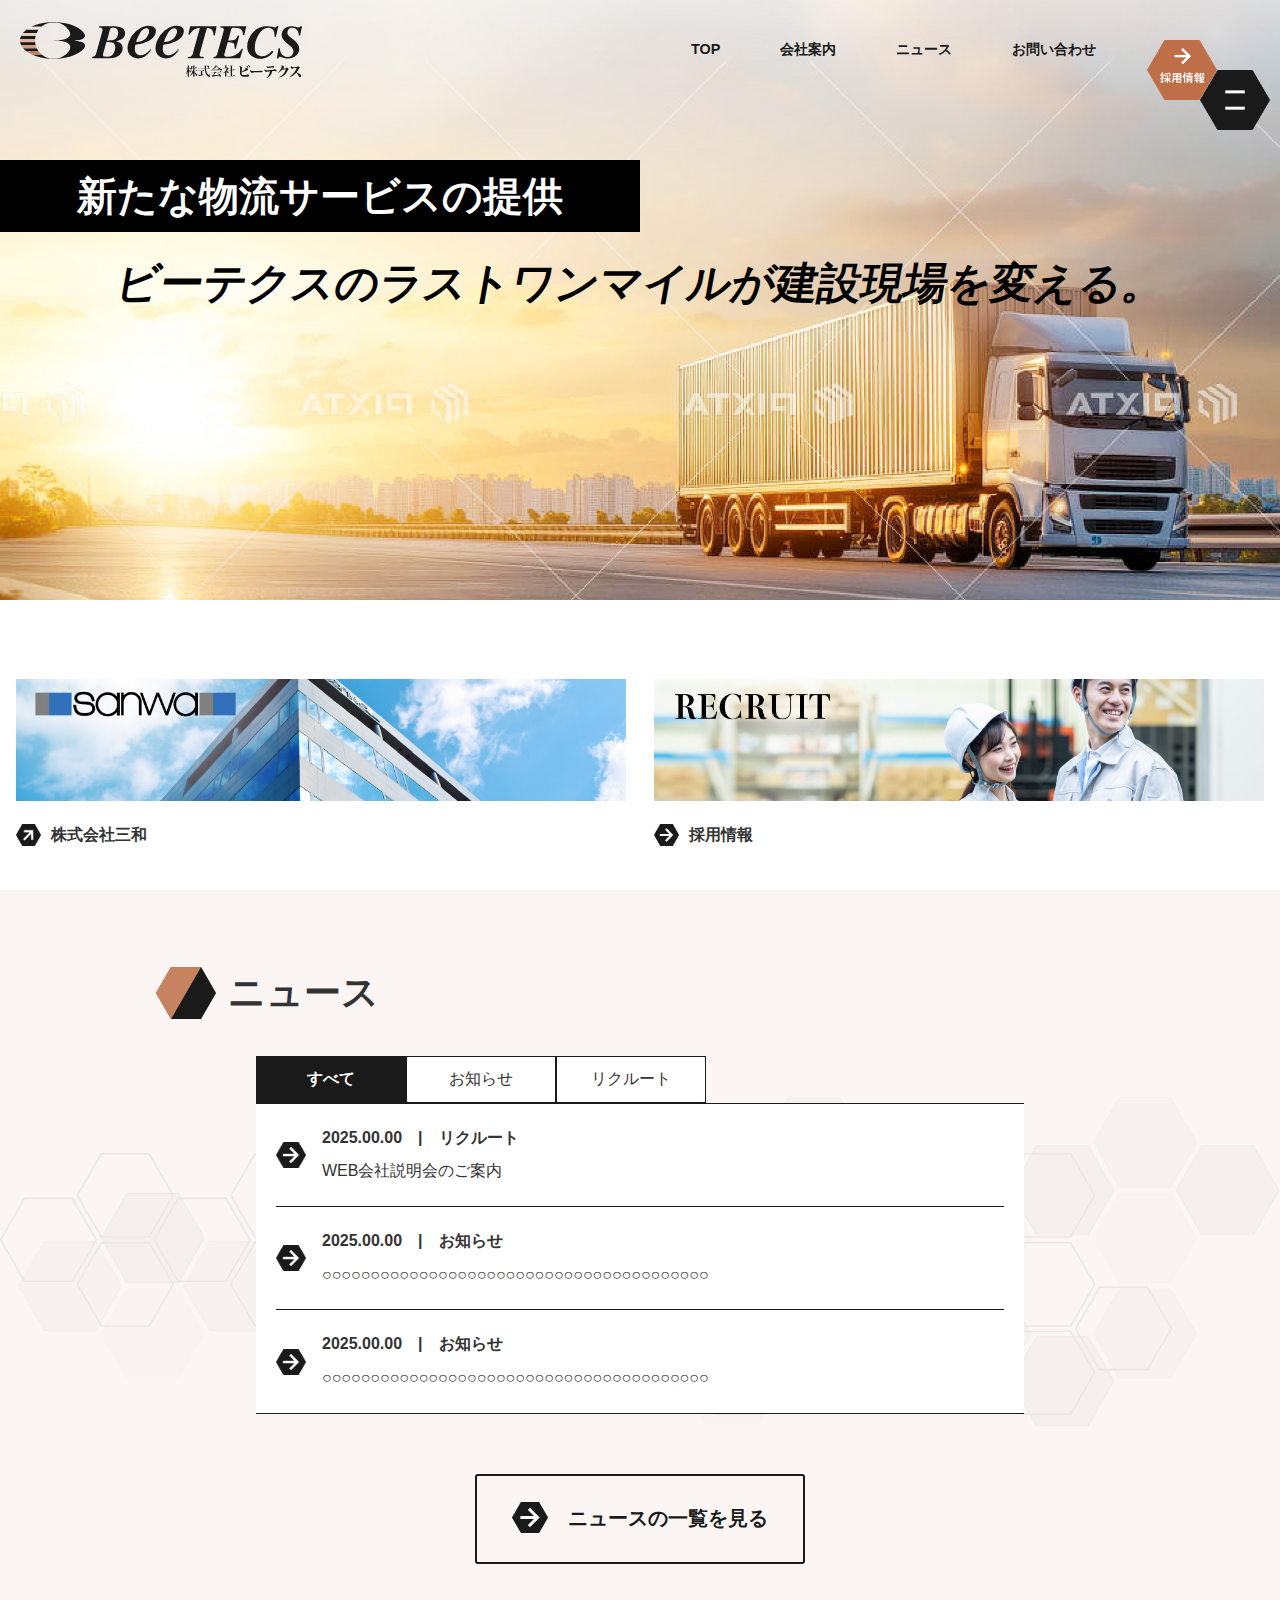
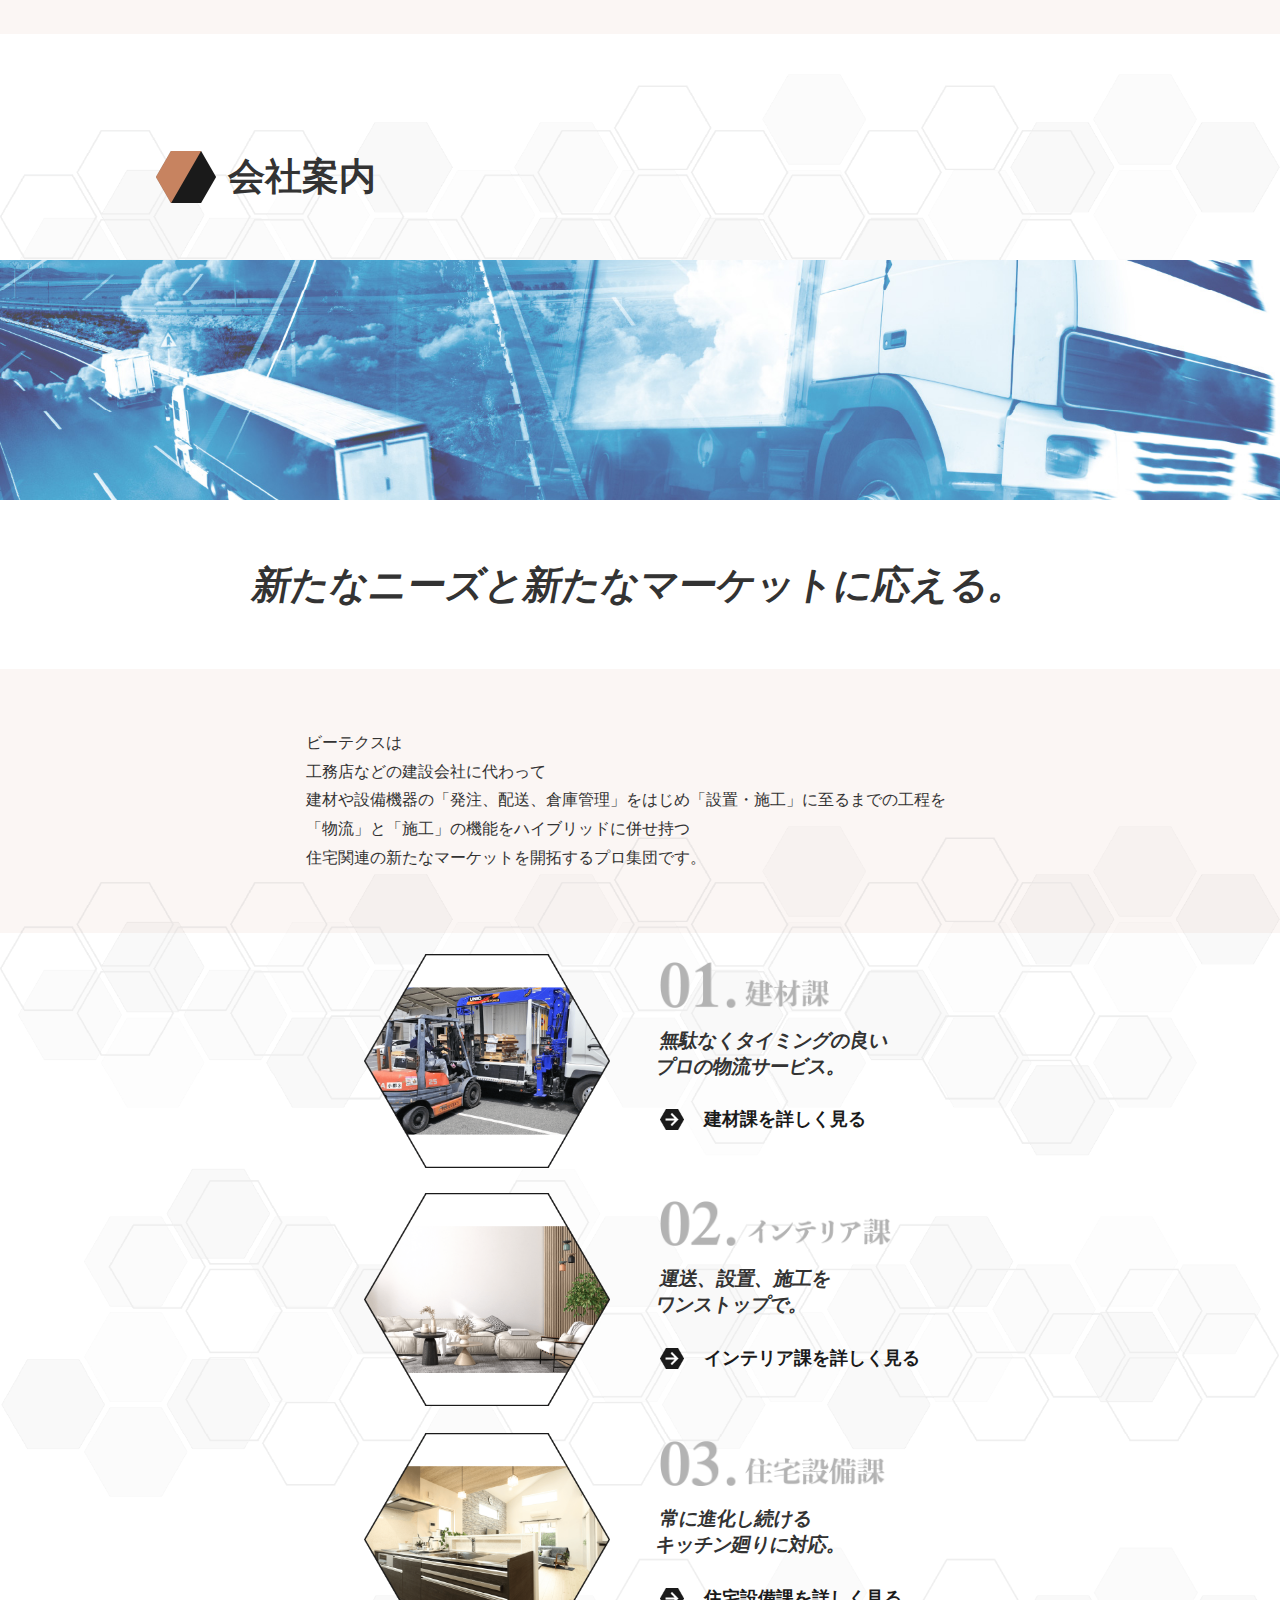
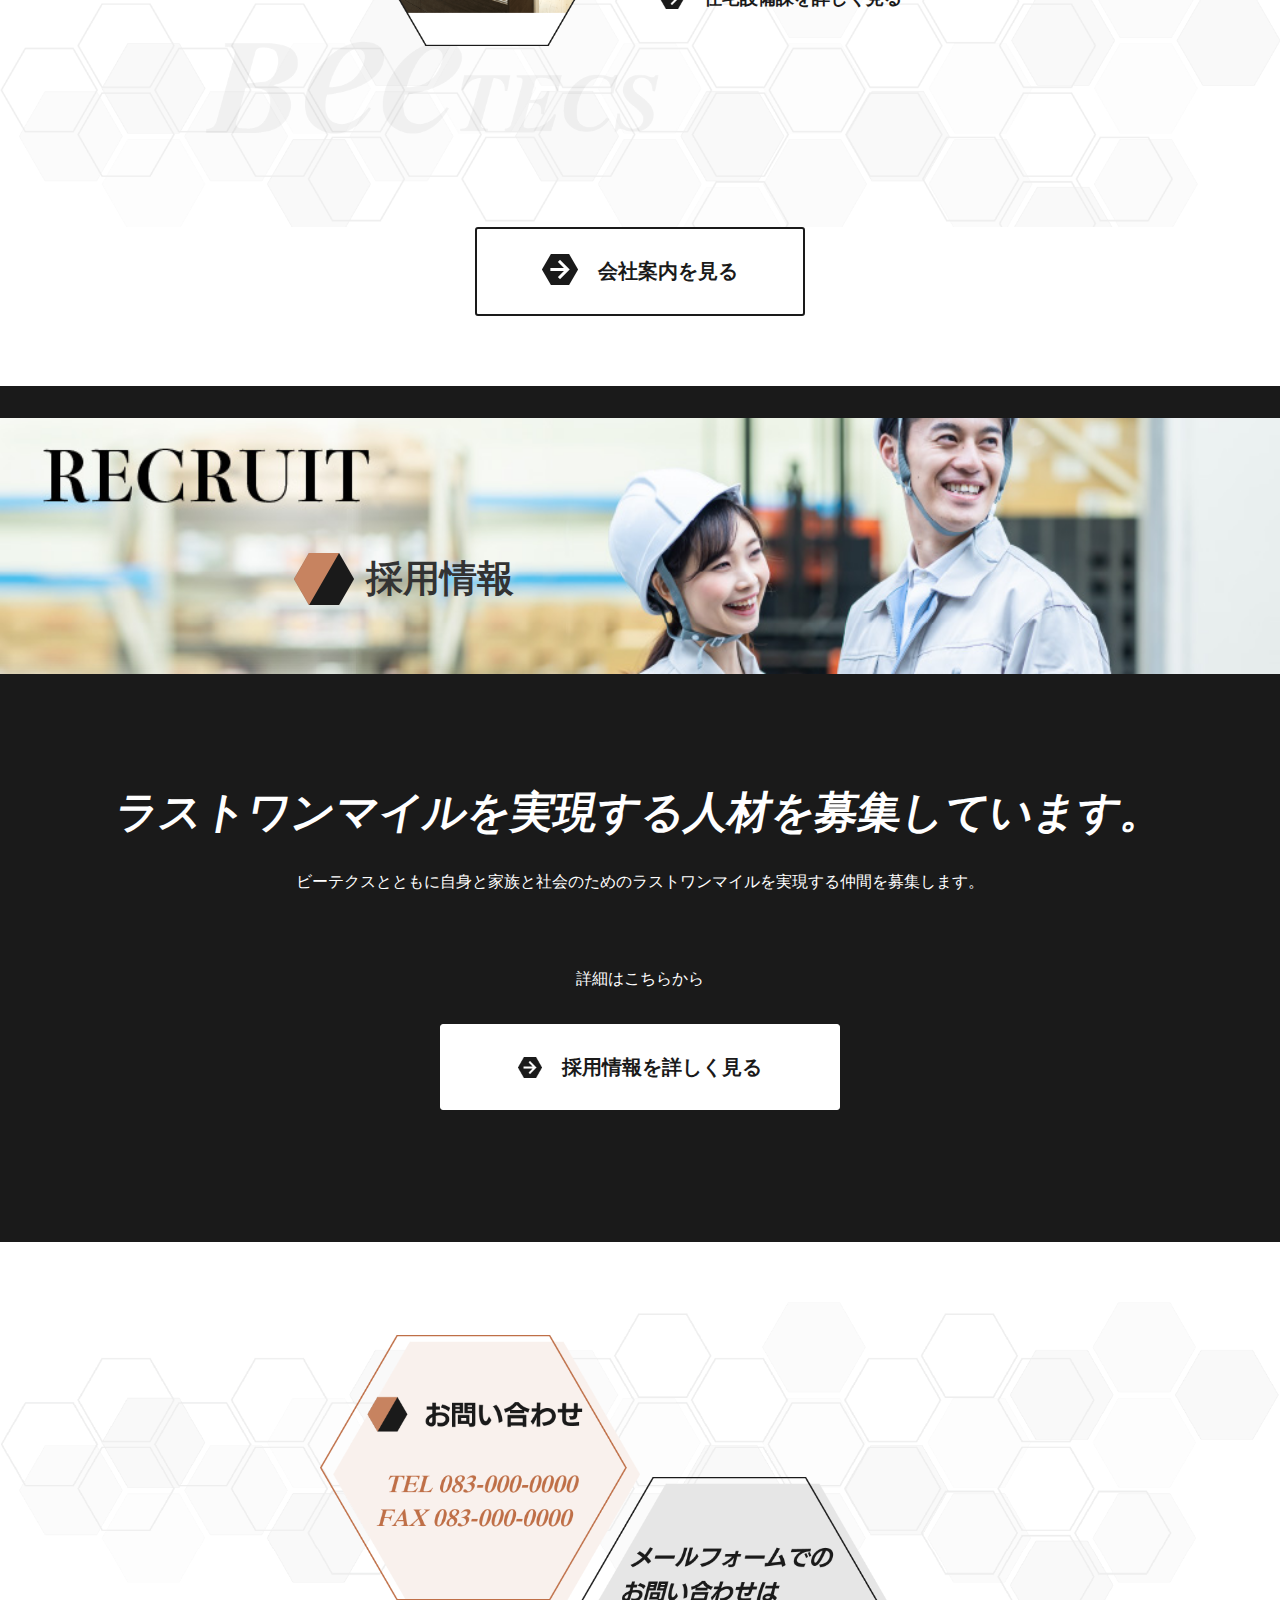
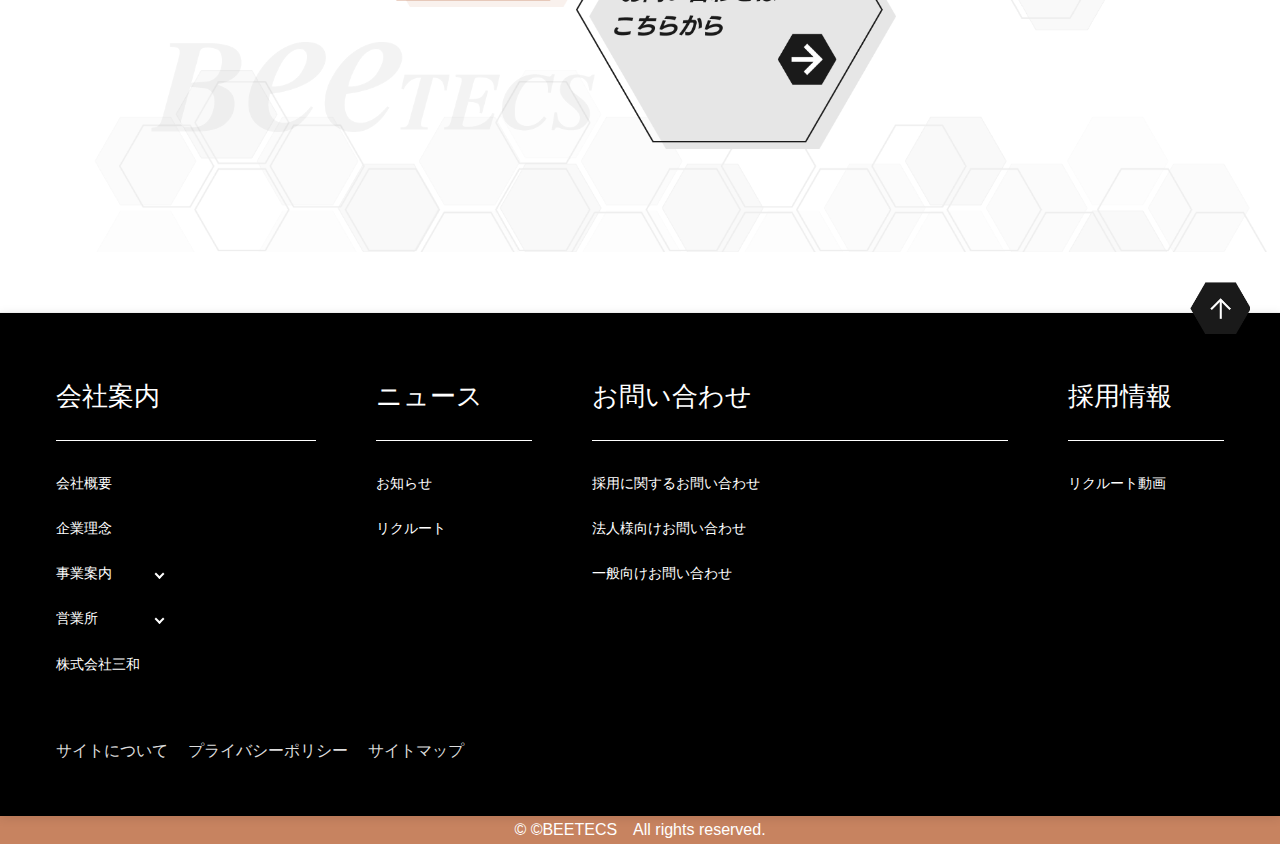
<file: index.html>
<!DOCTYPE html>
<html lang="ja">
<head>
<meta charset="UTF-8">
<meta name="viewport" content="width=device-width, initial-scale=1.0">
<meta name="robots" content="noindex, nofollow">
<title>ビーテクス</title>
<link rel="stylesheet" href="assets/css/config.css">
<link rel="stylesheet" href="assets/css/style.css">
<link rel="stylesheet" href="assets/css/company.css">
<link rel="stylesheet" href="assets/css/office.css">  
<link rel="stylesheet" href="assets/css/recruit.css">  
<link rel="stylesheet" href="assets/css/business.css">
<link rel="stylesheet" href="assets/css/others.css">
<link rel="stylesheet" href="assets/css/slick-theme.css">
<link rel="stylesheet" href="assets/css/slick.css">
<!-- FontAwesome CDN（サブメニュー用アイコン） -->
<link rel="stylesheet" href="https://cdnjs.cloudflare.com/ajax/libs/font-awesome/6.5.0/css/all.min.css">
</head>

<body id="top">
<header id="header">

  <div class="wrap">
    <div class="logo"> <a href="#"><img src="assets/img/common/logo.svg" alt="ロゴ"></a> </div>
    <nav id="global-nav">
      <ul id="menu">
        <li><a href="index.html">TOP</a></li>
        <li><a href="company.html">会社案内</a></li>
        <li><a href="archive.html">ニュース</a></li>
        <li><a href="contact.html">お問い合わせ</a></li>
      </ul>
    </nav>
    <div class="recruit"><a href="recruit.html"s><img src="assets/img/common/recruit_icon.png" alt="" class="" /></a></div>
    
    <!-- ハンバーガー -->
    <div id="hamburger">
      <div class="icon"> <img src="assets/img/common/ham-open.png" alt="ハンバーガーアイコン" class="hamburger-icon open" /> <img src="assets/img/common/ham-close.png" alt="ハンバーガーアイコン" class="hamburger-icon close" /> </div>
      <div id="hamburger-nav">
        <div class="menu-cnt inner-1200">
          <ul class="menu">
            <li class="title"><a href="company.html">会社案内</a></li>
            <li><a href="#">会社概要</a></li>
            <li><a href="#">企業理念</a></li>
            <li class="accordion-item">
              <div class="accordion-header">事業案内 </div>
              <div class="accordion-content"> <a href="business.html">事業案内1</a> <a href="#">事業案内2</a> </div>
            </li>
            <li class="accordion-item">
              <p class="accordion-header">営業所</p>
              <div class="accordion-content"> <a href="office.html">営業所一覧</a> <a href="#">営業所1</a> </div>
            </li>
            <li><a href="#">株式会社三和</a></li>
          </ul>
          <ul class="menu">
            <li class="title"><a href="#">ニュース</a></li>
            <li><a href="#">お知らせ</a></li>
            <li><a href="#">リクルート</a></li>
          </ul>
          <ul class="menu">
            <li class="title"><a href="#">お問い合わせ</a></li>
            <li><a href="#">採用に関するお問い合わせ</a></li>
            <li><a href="#">法人様向けお問い合わせ</a></li>
            <li><a href="#">一般向けお問い合わせ</a></li>
          </ul>
          <ul class="menu">
            <li class="title"><a href="#">採用情報</a></li>
            <li><a href="#">リクルート動画</a></li>
          </ul>
        </div>
        <div class="link-cnt inner-1200"><a href="#">サイトについて</a><a href="#">プライバシーポリシー</a><a href="#">サイトマップ</a></div>
      </div>
    </div>
  </div>
</header>

<!-- mv -->
<section class="mv">
  <div class="mv-img"> <img src="assets/img/common/mv_img.jpg" alt="メインビジュアル画像"> </div>
  <div class="mv-cnt">
    <h1 class="font-wb">新たな物流サービスの提供</h1>
    <p class="font-wb">ビーテクスのラストワンマイルが建設現場を変える。</p>
  </div>
</section>
      <div class="header__breadcrumb-wrap pc-block" style="visibility: hidden;">
    <div class="header__breadcrumb">TOP　＞　〇〇〇〇</div>
    </div>
<section class="banner inner-1350">
  <div class="banner-cnt"> <a class="banner-item"> <img class="banner-img" src="assets/img/common/company_bnr.jpg" alt="">
    <div class="arrow-cnt"><img src="assets/img/common/link_arrow-2.png" alt="">
      <p class="fz-20 font-wb">株式会社三和</p>
    </div>
    </a> <a class="banner-item"> <img class="banner-img" src="assets/img/common/recruit_bnr.jpg" alt="">
    <div class="arrow-cnt"><img src="assets/img/common/link_arrow-1.png" alt="">
      <p class="fz-20 font-wb">採用情報</p>
    </div>
    </a> </div>
</section>

<!-- ニュース -->
<section class="news">
<div class="inner-1000">
  <div class="section-ttl">
    <p class="fz-40 font-wb">ニュース</p>
  </div>
</div>
<div class="news-wrap inner-800">
<div class="tab-cnt">
<div class="tab-area">
  <div class="tab active">すべて</div>
  <div class="tab">お知らせ</div>
  <div class="tab">リクルート</div>
</div>
<div class="content-area"> 
  <!-- タブ1: すべて -->
  <div class="content show"> 
    <a href="single.html" class="news-cnt">
    <div class="news-item">
      <div class="news-icon"> <img src="assets/img/common/link_arrow-1.png" alt="アイコン"> </div>
      <div class="news-text">
        <div class="news-th">2025.00.00　|　リクルート</div>
        <div class="news-td">WEB会社説明会のご案内</div>
      </div>
    </div>
    </a> 
    <a class="news-cnt">
    <div class="news-item">
      <div class="news-icon"> <img src="assets/img/common/link_arrow-1.png" alt="アイコン"> </div>
      <div class="news-text">
        <div class="news-th">2025.00.00　|　お知らせ</div>
        <div class="news-td">○○○○○○○○○○○○○○○○○○○○○○○○○○○○○○○○○○○○○○○○</div>
      </div>
    </div>
    </a> 
    <a class="news-cnt">
    <div class="news-item">
      <div class="news-icon"> <img src="assets/img/common/link_arrow-1.png" alt="アイコン"> </div>
      <div class="news-text">
        <div class="news-th">2025.00.00　|　お知らせ</div>
        <div class="news-td">○○○○○○○○○○○○○○○○○○○○○○○○○○○○○○○○○○○○○○○○</div>
      </div>
    </div>
    </a> 
  </div>
  
  <!-- タブ2: お知らせ -->
  <div class="content">
  <a class="news-cnt">
      <div class="news-item">
        <div class="news-icon"> <img src="assets/img/common/link_arrow-1.png" alt="アイコン"> </div>
        <div class="news-text">
          <div class="news-th">2025.00.00　|　お知らせ</div>
          <div class="news-td"><a href="#">○○○○○○○○○○○○○○○○○○○○○○○○○○○○○○○○○○○○○○○○</a></div>
        </div>
      </div>
     </a>
  <a class="news-cnt">
      <div class="news-item">
        <div class="news-icon"> <img src="assets/img/common/link_arrow-1.png" alt="アイコン"> </div>
        <div class="news-text">
          <div class="news-th">2025.00.00　|　お知らせ</div>
          <div class="news-td"><a href="#">○○○○○○○○○○○○○○○○○○○○○○○○○○○○○○○○○○○○○○○○</a></div>
        </div>
      </div>
     </a>
  <a class="news-cnt">
      <div class="news-item">
        <div class="news-icon"> <img src="assets/img/common/link_arrow-1.png" alt="アイコン"> </div>
        <div class="news-text">
          <div class="news-th">2025.00.00　|　お知らせ</div>
          <div class="news-td"><a href="#">○○○○○○○○○○○○○○○○○○○○○○○○○○○○○○○○○○○○○○○○</a></div>
        </div>
      </div>
    </a>
  </div>
  
  <!-- タブ3: リクルート -->
  <div class="content">
  <a class="news-cnt">
      <div class="news-item">
        <div class="news-icon"> <img src="assets/img/common/link_arrow-1.png" alt="アイコン"> </div>
        <div class="news-text">
          <div class="news-th">2025.00.00　|　リクルート</div>
          <div class="news-td"><a href="single.html">WEB会社説明会のご案内</a></div>
        </div>
      </div>
    </a>
      <a class="news-cnt">
      <div class="news-item">
        <div class="news-icon"> <img src="assets/img/common/link_arrow-1.png" alt="アイコン"> </div>
        <div class="news-text">
          <div class="news-th">2025.00.00　|　リクルート</div>
          <div class="news-td"><a href="#">○○○○○○○○○○○○○○○○○○○○○○○○○○○○○○○○○○○○○○○○</a></div>
        </div>
      </div>
    </a>
   <a class="news-cnt">
      <div class="news-item">
        <div class="news-icon"> <img src="assets/img/common/link_arrow-1.png" alt="アイコン"> </div>
        <div class="news-text">
          <div class="news-th">2025.00.00　|　リクルート</div>
          <div class="news-td"><a href="#">○○○○○○○○○○○○○○○○○○○○○○○○○○○○○○○○○○○○○○○○</a></div>
        </div>
      </div>
    </a>
  </div>
</div>
<!-- .content-area END -->
<div class="btn-cnt"> <a href="#" class="btn-01">ニュースの一覧を見る</a> </div>
</section>
<section class="company">
  <div class="inner-1000">
    <div class="section-ttl">
      <p class="fz-40 font-wb">会社案内</p>
    </div>
  </div>
  <div class="company-cnt"><img src="assets/img/common/company_img-pc.jpg" alt="">
    <h2 class="font-wb txt-center">新たなニーズと<br class="sp">新たなマーケットに応える。</h2>
  </div>
  <div class="desc-cnt">
    <p class="desc inner-700 lh2">ビーテクスは<br>
      工務店などの建設会社に代わって<br class="pc">
      建材や設備機器の「発注、配送、倉庫管理」をはじめ「設置・施工」に至るまでの工程を<br class="pc">
      「物流」と「施工」の機能をハイブリッドに併せ持つ<br class="pc">
      住宅関連の新たなマーケットを開拓するプロ集団です。</p>
  </div>
  <div class="detail-cnt">
    <div class="detail-item-01">
      <div class="item-01">
        <div class="item-img"><img src="assets/img/common/company_img-1.png" alt=""> </div>
        <div class="item-txt"><img src="assets/img/common/company_ttl-1.png" alt="">
          <p class="font-wb lh1_135">無駄なくタイミングの良い<br>
            プロの物流サービス。</p>
          <a class="btn-02">建材課を詳しく見る</a></div>
      </div>
    </div>
    <div class="detail-item-02">
      <div class="item-02">
        <div class="item-img"><img src="assets/img/common/company_img-2.png" alt=""> </div>
        <div class="item-txt"><img src="assets/img/common/company_ttl-2.png" alt="">
          <p class="font-wb lh1_135">運送、設置、施工を<br>
            ワンストップで。</p>
          <a class="btn-02">インテリア課を詳しく見る</a></div>
      </div>
    </div>
    <div class="detail-item-03">
      <div class="item-03">
        <div class="item-img"><img src="assets/img/common/company_img-3.png" alt=""> </div>
        <div class="item-txt"><img src="assets/img/common/company_ttl-3.png" alt="">
          <p class="font-wb lh1_135">常に進化し続ける<br>
            キッチン廻りに対応。</p>
          <a class="btn-02">住宅設備課を詳しく見る</a></div>
      </div>
    </div>
  </div>
  <div class="btn-cnt"> <a href="#" class="btn-01">会社案内を見る</a> </div>
</section>
<section class="recruit">
  <div class="recruit-cnt">
    <div class="recruit-img"><img src="assets/img/common/recruit_bnr.jpg" alt="">
      <div class="section-ttl inner-1000">
        <p class="fz-40 font-wb">採用情報</p>
      </div>
    </div>
    <div class="recruit-lead">
      <h2 class="font-wb txt-center">ラストワンマイルを実現する人材を募集しています。</h2>
      <p class="txt-center">ビーテクスとともに自身と家族と社会のためのラストワンマイルを実現する仲間を募集します。</p>
      <p class="txt-center">詳細はこちらから</p>
      <div class="btn-cnt"> <a href="#" class="btn-03">採用情報を詳しく見る</a> </div>
    </div>
  </div>
</section>
  
<section class="contact">
  <div class="contact-cnt">
    <div class="contact-item-01">
      <a class="contact-img"><img src="assets/img/common/contact_tel.png" alt=""> </a>
    </div>
    <div class="contact-item-02">
      <a class="contact-img"><img src="assets/img/common/contact_mail.png" alt=""> </a>
    </div>
  </div>
</section>

<!-- フッター -->
<footer id="footer">
  <div class="footer__box">
     <div id="hamburger">
      <div id="hamburger-nav">
        <div class="menu-cnt inner-1200">
          <ul class="menu">
            <li class="title"><a href="#">会社案内</a></li>
            <li><a href="#">会社概要</a></li>
            <li><a href="#">企業理念</a></li>
            <li class="accordion-item">
              <div class="accordion-header">事業案内 </div>
              <div class="accordion-content"> <a href="#">事業案内1</a> <a href="#">事業案内2</a> </div>
            </li>
            <li class="accordion-item">
              <div class="accordion-header"> 営業所</div>
              <div class="accordion-content"> <a href="#">営業所1</a> <a href="#">営業所2</a> </div>
            </li>
            <li><a href="#">株式会社三和</a></li>
          </ul>
          <ul class="menu">
            <li class="title"><a href="#">ニュース</a></li>
            <li><a href="#">お知らせ</a></li>
            <li><a href="#">リクルート</a></li>
          </ul>
          <ul class="menu">
            <li class="title"><a href="#">お問い合わせ</a></li>
            <li><a href="#">採用に関するお問い合わせ</a></li>
            <li><a href="#">法人様向けお問い合わせ</a></li>
            <li><a href="#">一般向けお問い合わせ</a></li>
          </ul>
          <ul class="menu">
            <li class="title"><a href="#">採用情報</a></li>
            <li><a href="#">リクルート動画</a></li>
          </ul>
        </div>
        <div class="link-cnt inner-1200"><a href="#">サイトについて</a><a href="#">プライバシーポリシー</a><br class="sp"><a href="#">サイトマップ</a></div>
      </div>
    </div>
     </div>
    <p class="footer-copy txt-center">&copy; ©BEETECS　All rights reserved.</p>
  <div class="to-top">
  <img src="assets/img/common/to-top.png" alt="トップに戻る">
</div>
  
</footer>
  

<script src="https://ajax.googleapis.com/ajax/libs/jquery/3.6.1/jquery.min.js"></script> 
<script src="assets/js/main.js"></script> 
<script src="assets/js/slick.js"></script>
</body>
</html>
</file>
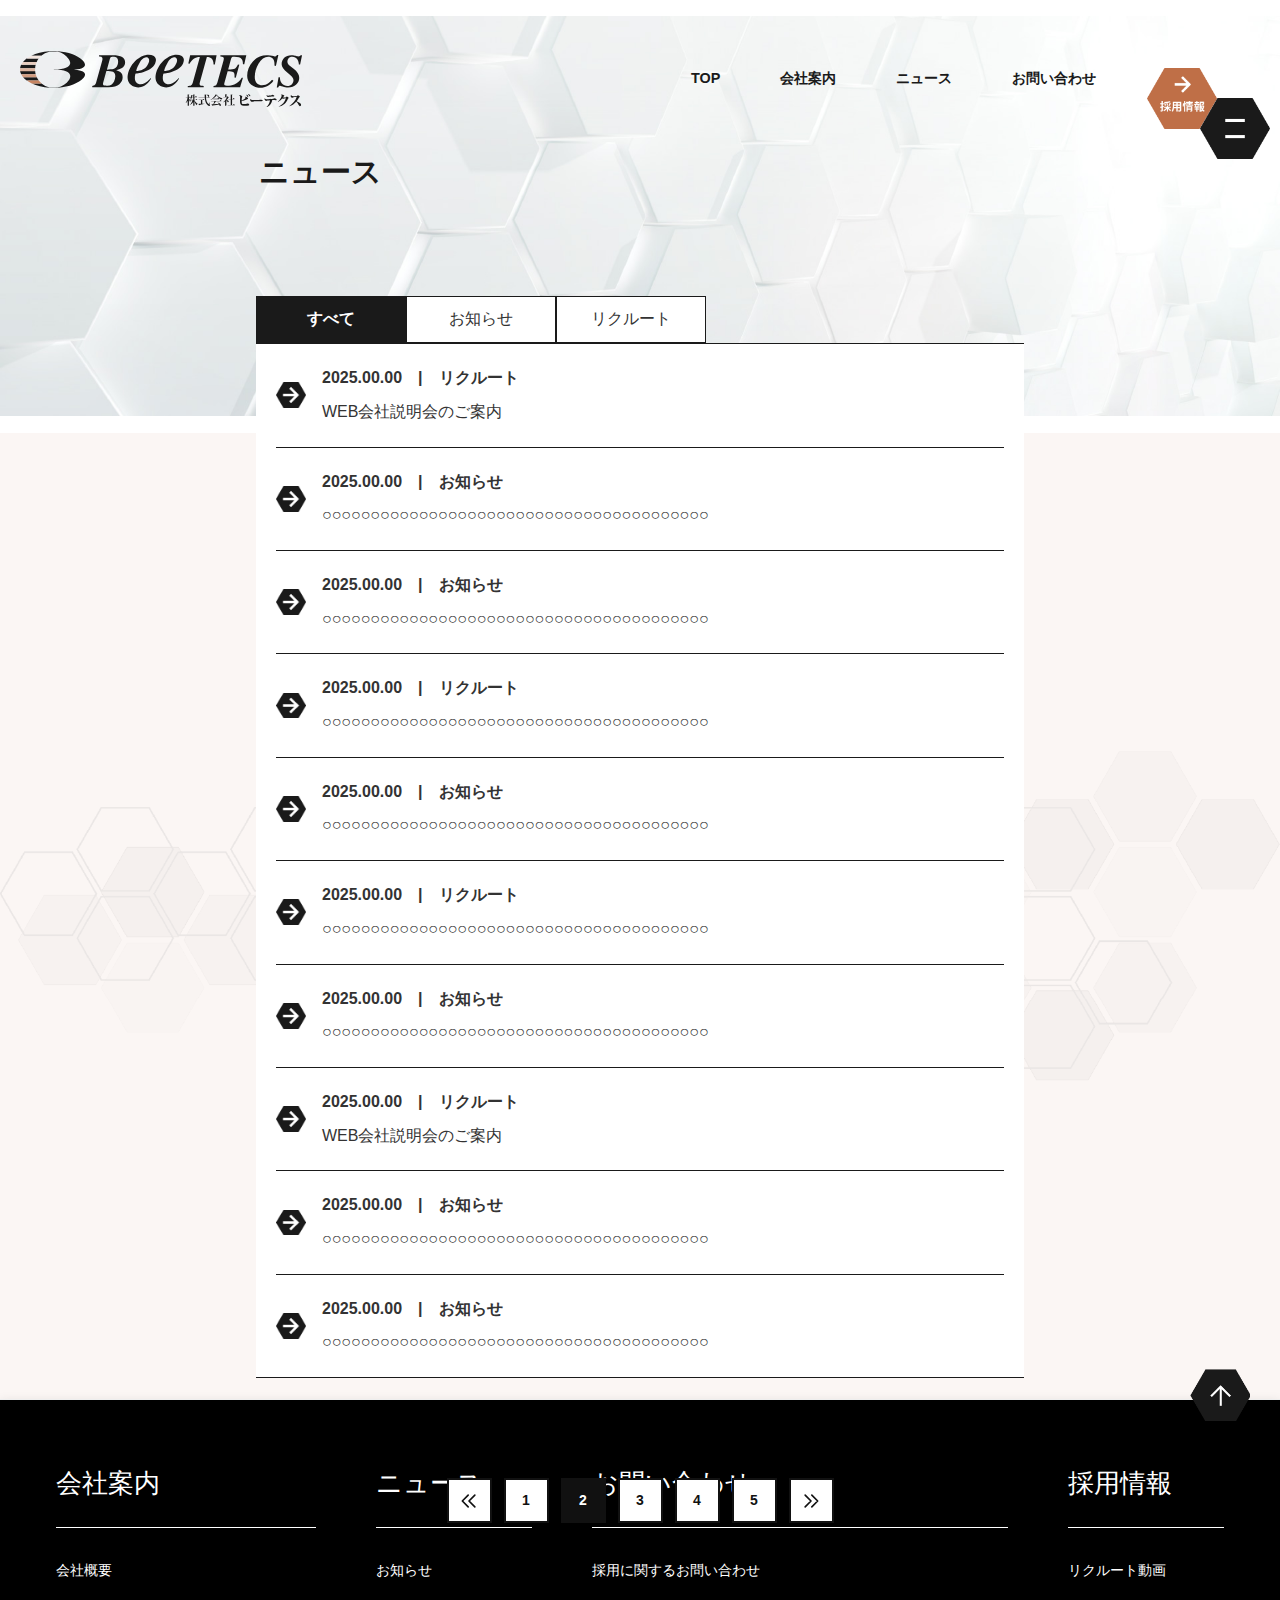
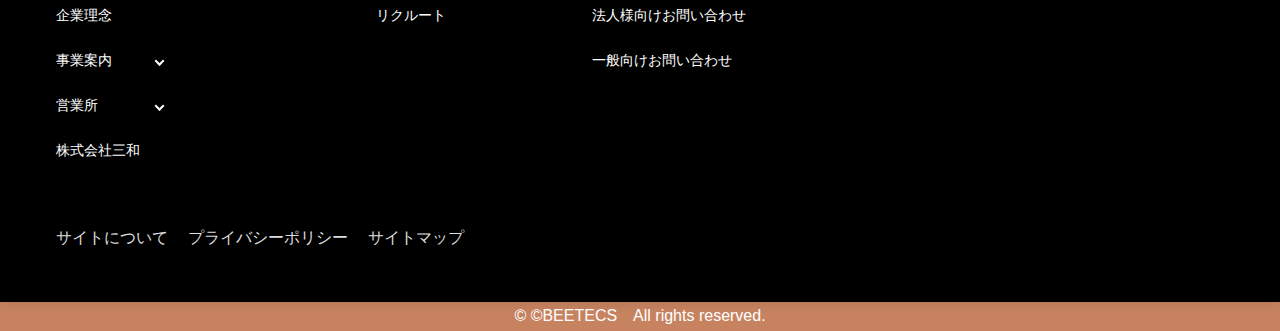
<file: archive.html>
<!DOCTYPE html>
<html lang="ja">
<head>
<meta charset="UTF-8">
<meta name="viewport" content="width=device-width, initial-scale=1.0">
<meta name="robots" content="noindex, nofollow">
<title>ビーテクス｜ニュース</title>
<link rel="stylesheet" href="assets/css/config.css">
<link rel="stylesheet" href="assets/css/style.css">
<link rel="stylesheet" href="assets/css/company.css">
<link rel="stylesheet" href="assets/css/office.css">
<link rel="stylesheet" href="assets/css/recruit.css">
<link rel="stylesheet" href="assets/css/business.css">
<link rel="stylesheet" href="assets/css/others.css">
<link rel="stylesheet" href="assets/css/slick-theme.css">
<link rel="stylesheet" href="assets/css/slick.css">
<!-- FontAwesome CDN（サブメニュー用アイコン） -->
<link rel="stylesheet" href="https://cdnjs.cloudflare.com/ajax/libs/font-awesome/6.5.0/css/all.min.css">
</head>

<body id="article">
<header id="header">
  <div class="header__breadcrumb-wrap pc-block" style="visibility: hidden;">
    <div class="header__breadcrumb">TOP　＞　〇〇〇〇</div>
  </div>
  <div class="wrap">
    <div class="logo"> <a href="#"><img src="assets/img/common/logo.svg" alt="ロゴ"></a> </div>
    <nav id="global-nav">
      <ul id="menu">
        <li><a href="#">TOP</a></li>
        <li><a href="#">会社案内</a></li>
        <li><a href="#">ニュース</a></li>
        <li><a href="#">お問い合わせ</a></li>
      </ul>
    </nav>
    <div class="recruit"><a href="#"><img src="assets/img/common/recruit_icon.png" alt="" class="" /></a></div>
    
    <!-- ハンバーガー -->
    <div id="hamburger">
      <div class="icon"> <img src="assets/img/common/ham-open.png" alt="ハンバーガーアイコン" class="hamburger-icon open" /> <img src="assets/img/common/ham-close.png" alt="ハンバーガーアイコン" class="hamburger-icon close" /> </div>
      <div id="hamburger-nav">
        <div class="menu-cnt inner-1200">
          <ul class="menu">
            <li class="title"><a href="#">会社案内</a></li>
            <li><a href="#">会社概要</a></li>
            <li><a href="#">企業理念</a></li>
            <li class="accordion-item">
              <div class="accordion-header">事業案内 </div>
              <div class="accordion-content"> <a href="#">事業案内1</a> <a href="#">事業案内2</a> </div>
            </li>
            <li class="accordion-item">
              <p class="accordion-header">営業所</p>
              <div class="accordion-content"> <a href="#">営業所1</a> <a href="#">営業所2</a> </div>
            </li>
            <li><a href="#">株式会社三和</a></li>
          </ul>
          <ul class="menu">
            <li class="title"><a href="#">ニュース</a></li>
            <li><a href="#">お知らせ</a></li>
            <li><a href="#">リクルート</a></li>
          </ul>
          <ul class="menu">
            <li class="title"><a href="#">お問い合わせ</a></li>
            <li><a href="#">採用に関するお問い合わせ</a></li>
            <li><a href="#">法人様向けお問い合わせ</a></li>
            <li><a href="#">一般向けお問い合わせ</a></li>
          </ul>
          <ul class="menu">
            <li class="title"><a href="#">採用情報</a></li>
            <li><a href="#">リクルート動画</a></li>
          </ul>
        </div>
        <div class="link-cnt inner-1200"><a href="#">サイトについて</a><a href="#">プライバシーポリシー</a><a href="#">サイトマップ</a></div>
      </div>
    </div>
  </div>
</header>

<!-- mv -->
<section class="kv">
  <div class="kv-img"> <img src="assets/img/news/kv_news-pc.jpg" alt="キービジュアル画像"> </div>
  <div class="kv-cnt">
    <div class="header__breadcrumb-wrap pc-block" style="visibility: hidden;">
      <div class="header__breadcrumb">2025.00.00　|　リクルート</div>
    </div>
    <p class="font-wb">ニュース</p>
  </div>
</section>
<section class="news" style="margin: 0;">
<div class="news-wrap inner-800">
<div class="tab-cnt">
<div class="tab-area">
  <div class="tab active">すべて</div>
  <div class="tab">お知らせ</div>
  <div class="tab">リクルート</div>
</div>
<div class="content-area"> 
  <!-- タブ1: すべて -->
  <div class="content show"> <a href="single.html" class="news-cnt">
    <div class="news-item">
      <div class="news-icon"> <img src="assets/img/common/link_arrow-1.png" alt="アイコン"> </div>
      <div class="news-text">
        <div class="news-th">2025.00.00　|　リクルート</div>
        <div class="news-td">WEB会社説明会のご案内</div>
      </div>
    </div>
    </a> <a class="news-cnt">
    <div class="news-item">
      <div class="news-icon"> <img src="assets/img/common/link_arrow-1.png" alt="アイコン"> </div>
      <div class="news-text">
        <div class="news-th">2025.00.00　|　お知らせ</div>
        <div class="news-td">○○○○○○○○○○○○○○○○○○○○○○○○○○○○○○○○○○○○○○○○</div>
      </div>
    </div>
    </a> <a class="news-cnt">
    <div class="news-item">
      <div class="news-icon"> <img src="assets/img/common/link_arrow-1.png" alt="アイコン"> </div>
      <div class="news-text">
        <div class="news-th">2025.00.00　|　お知らせ</div>
        <div class="news-td">○○○○○○○○○○○○○○○○○○○○○○○○○○○○○○○○○○○○○○○○</div>
      </div>
    </div>
    </a> <a class="news-cnt">
    <div class="news-item">
      <div class="news-icon"> <img src="assets/img/common/link_arrow-1.png" alt="アイコン"> </div>
      <div class="news-text">
        <div class="news-th">2025.00.00　|　リクルート</div>
        <div class="news-td">○○○○○○○○○○○○○○○○○○○○○○○○○○○○○○○○○○○○○○○○</div>
      </div>
    </div>
    </a> <a class="news-cnt">
    <div class="news-item">
      <div class="news-icon"> <img src="assets/img/common/link_arrow-1.png" alt="アイコン"> </div>
      <div class="news-text">
        <div class="news-th">2025.00.00　|　お知らせ</div>
        <div class="news-td">○○○○○○○○○○○○○○○○○○○○○○○○○○○○○○○○○○○○○○○○</div>
      </div>
    </div>
    </a> <a class="news-cnt">
    <div class="news-item">
      <div class="news-icon"> <img src="assets/img/common/link_arrow-1.png" alt="アイコン"> </div>
      <div class="news-text">
        <div class="news-th">2025.00.00　|　リクルート</div>
        <div class="news-td">○○○○○○○○○○○○○○○○○○○○○○○○○○○○○○○○○○○○○○○○</div>
      </div>
    </div>
    </a> <a class="news-cnt">
    <div class="news-item">
      <div class="news-icon"> <img src="assets/img/common/link_arrow-1.png" alt="アイコン"> </div>
      <div class="news-text">
        <div class="news-th">2025.00.00　|　お知らせ</div>
        <div class="news-td">○○○○○○○○○○○○○○○○○○○○○○○○○○○○○○○○○○○○○○○○</div>
      </div>
    </div>
    </a> <a href="#" class="news-cnt">
    <div class="news-item">
      <div class="news-icon"> <img src="assets/img/common/link_arrow-1.png" alt="アイコン"> </div>
      <div class="news-text">
        <div class="news-th">2025.00.00　|　リクルート</div>
        <div class="news-td">WEB会社説明会のご案内</div>
      </div>
    </div>
    </a> <a class="news-cnt">
    <div class="news-item">
      <div class="news-icon"> <img src="assets/img/common/link_arrow-1.png" alt="アイコン"> </div>
      <div class="news-text">
        <div class="news-th">2025.00.00　|　お知らせ</div>
        <div class="news-td">○○○○○○○○○○○○○○○○○○○○○○○○○○○○○○○○○○○○○○○○</div>
      </div>
    </div>
    </a> <a class="news-cnt">
    <div class="news-item">
      <div class="news-icon"> <img src="assets/img/common/link_arrow-1.png" alt="アイコン"> </div>
      <div class="news-text">
        <div class="news-th">2025.00.00　|　お知らせ</div>
        <div class="news-td">○○○○○○○○○○○○○○○○○○○○○○○○○○○○○○○○○○○○○○○○</div>
      </div>
    </div>
    </a> </div>
  
  <!-- タブ2: お知らせ -->
  <div class="content"> <a class="news-cnt">
    <div class="news-item">
      <div class="news-icon"> <img src="assets/img/common/link_arrow-1.png" alt="アイコン"> </div>
      <div class="news-text">
        <div class="news-th">2025.00.00　|　お知らせ</div>
        <div class="news-td"><a href="#">○○○○○○○○○○○○○○○○○○○○○○○○○○○○○○○○○○○○○○○○</a></div>
      </div>
    </div>
    </a> <a class="news-cnt">
    <div class="news-item">
      <div class="news-icon"> <img src="assets/img/common/link_arrow-1.png" alt="アイコン"> </div>
      <div class="news-text">
        <div class="news-th">2025.00.00　|　お知らせ</div>
        <div class="news-td"><a href="#">○○○○○○○○○○○○○○○○○○○○○○○○○○○○○○○○○○○○○○○○</a></div>
      </div>
    </div>
    </a> <a class="news-cnt">
    <div class="news-item">
      <div class="news-icon"> <img src="assets/img/common/link_arrow-1.png" alt="アイコン"> </div>
      <div class="news-text">
        <div class="news-th">2025.00.00　|　お知らせ</div>
        <div class="news-td"><a href="#">○○○○○○○○○○○○○○○○○○○○○○○○○○○○○○○○○○○○○○○○</a></div>
      </div>
    </div>
    </a> <a class="news-cnt">
    <div class="news-item">
      <div class="news-icon"> <img src="assets/img/common/link_arrow-1.png" alt="アイコン"> </div>
      <div class="news-text">
        <div class="news-th">2025.00.00　|　お知らせ</div>
        <div class="news-td"><a href="#">○○○○○○○○○○○○○○○○○○○○○○○○○○○○○○○○○○○○○○○○</a></div>
      </div>
    </div>
    </a> <a class="news-cnt">
    <div class="news-item">
      <div class="news-icon"> <img src="assets/img/common/link_arrow-1.png" alt="アイコン"> </div>
      <div class="news-text">
        <div class="news-th">2025.00.00　|　お知らせ</div>
        <div class="news-td"><a href="#">○○○○○○○○○○○○○○○○○○○○○○○○○○○○○○○○○○○○○○○○</a></div>
      </div>
    </div>
    </a> <a class="news-cnt">
    <div class="news-item">
      <div class="news-icon"> <img src="assets/img/common/link_arrow-1.png" alt="アイコン"> </div>
      <div class="news-text">
        <div class="news-th">2025.00.00　|　お知らせ</div>
        <div class="news-td"><a href="#">○○○○○○○○○○○○○○○○○○○○○○○○○○○○○○○○○○○○○○○○</a></div>
      </div>
    </div>
    </a> <a class="news-cnt">
    <div class="news-item">
      <div class="news-icon"> <img src="assets/img/common/link_arrow-1.png" alt="アイコン"> </div>
      <div class="news-text">
        <div class="news-th">2025.00.00　|　お知らせ</div>
        <div class="news-td"><a href="#">○○○○○○○○○○○○○○○○○○○○○○○○○○○○○○○○○○○○○○○○</a></div>
      </div>
    </div>
    </a> <a class="news-cnt">
    <div class="news-item">
      <div class="news-icon"> <img src="assets/img/common/link_arrow-1.png" alt="アイコン"> </div>
      <div class="news-text">
        <div class="news-th">2025.00.00　|　お知らせ</div>
        <div class="news-td"><a href="#">○○○○○○○○○○○○○○○○○○○○○○○○○○○○○○○○○○○○○○○○</a></div>
      </div>
    </div>
    </a> <a class="news-cnt">
    <div class="news-item">
      <div class="news-icon"> <img src="assets/img/common/link_arrow-1.png" alt="アイコン"> </div>
      <div class="news-text">
        <div class="news-th">2025.00.00　|　お知らせ</div>
        <div class="news-td"><a href="#">○○○○○○○○○○○○○○○○○○○○○○○○○○○○○○○○○○○○○○○○</a></div>
      </div>
    </div>
    </a> <a class="news-cnt">
    <div class="news-item">
      <div class="news-icon"> <img src="assets/img/common/link_arrow-1.png" alt="アイコン"> </div>
      <div class="news-text">
        <div class="news-th">2025.00.00　|　お知らせ</div>
        <div class="news-td"><a href="#">○○○○○○○○○○○○○○○○○○○○○○○○○○○○○○○○○○○○○○○○</a></div>
      </div>
    </div>
    </a> </div>
  
  <!-- タブ3: リクルート -->
  <div class="content"> <a class="news-cnt">
    <div class="news-item">
      <div class="news-icon"> <img src="assets/img/common/link_arrow-1.png" alt="アイコン"> </div>
      <div class="news-text">
        <div class="news-th">2025.00.00　|　リクルート</div>
        <div class="news-td"><a href="single.html">WEB会社説明会のご案内</a></div>
      </div>
    </div>
    </a> <a class="news-cnt">
    <div class="news-item">
      <div class="news-icon"> <img src="assets/img/common/link_arrow-1.png" alt="アイコン"> </div>
      <div class="news-text">
        <div class="news-th">2025.00.00　|　リクルート</div>
        <div class="news-td"><a href="#">○○○○○○○○○○○○○○○○○○○○○○○○○○○○○○○○○○○○○○○○</a></div>
      </div>
    </div>
    </a> <a class="news-cnt">
    <div class="news-item">
      <div class="news-icon"> <img src="assets/img/common/link_arrow-1.png" alt="アイコン"> </div>
      <div class="news-text">
        <div class="news-th">2025.00.00　|　リクルート</div>
        <div class="news-td"><a href="#">○○○○○○○○○○○○○○○○○○○○○○○○○○○○○○○○○○○○○○○○</a></div>
      </div>
    </div>
    </a> <a class="news-cnt">
    <div class="news-item">
      <div class="news-icon"> <img src="assets/img/common/link_arrow-1.png" alt="アイコン"> </div>
      <div class="news-text">
        <div class="news-th">2025.00.00　|　リクルート</div>
        <div class="news-td"><a href="#">○○○○○○○○○○○○○○○○○○○○○○○○○○○○○○○○○○○○○○○○</a></div>
      </div>
    </div>
    </a> <a class="news-cnt">
    <div class="news-item">
      <div class="news-icon"> <img src="assets/img/common/link_arrow-1.png" alt="アイコン"> </div>
      <div class="news-text">
        <div class="news-th">2025.00.00　|　リクルート</div>
        <div class="news-td"><a href="#">○○○○○○○○○○○○○○○○○○○○○○○○○○○○○○○○○○○○○○○○</a></div>
      </div>
    </div>
    </a> <a class="news-cnt">
    <div class="news-item">
      <div class="news-icon"> <img src="assets/img/common/link_arrow-1.png" alt="アイコン"> </div>
      <div class="news-text">
        <div class="news-th">2025.00.00　|　リクルート</div>
        <div class="news-td"><a href="#">○○○○○○○○○○○○○○○○○○○○○○○○○○○○○○○○○○○○○○○○</a></div>
      </div>
    </div>
    </a> <a class="news-cnt">
    <div class="news-item">
      <div class="news-icon"> <img src="assets/img/common/link_arrow-1.png" alt="アイコン"> </div>
      <div class="news-text">
        <div class="news-th">2025.00.00　|　リクルート</div>
        <div class="news-td"><a href="#">○○○○○○○○○○○○○○○○○○○○○○○○○○○○○○○○○○○○○○○○</a></div>
      </div>
    </div>
    </a> <a class="news-cnt">
    <div class="news-item">
      <div class="news-icon"> <img src="assets/img/common/link_arrow-1.png" alt="アイコン"> </div>
      <div class="news-text">
        <div class="news-th">2025.00.00　|　リクルート</div>
        <div class="news-td"><a href="single.html">WEB会社説明会のご案内</a></div>
      </div>
    </div>
    </a> <a class="news-cnt">
    <div class="news-item">
      <div class="news-icon"> <img src="assets/img/common/link_arrow-1.png" alt="アイコン"> </div>
      <div class="news-text">
        <div class="news-th">2025.00.00　|　リクルート</div>
        <div class="news-td"><a href="#">○○○○○○○○○○○○○○○○○○○○○○○○○○○○○○○○○○○○○○○○</a></div>
      </div>
    </div>
    </a> <a class="news-cnt">
    <div class="news-item">
      <div class="news-icon"> <img src="assets/img/common/link_arrow-1.png" alt="アイコン"> </div>
      <div class="news-text">
        <div class="news-th">2025.00.00　|　リクルート</div>
        <div class="news-td"><a href="#">○○○○○○○○○○○○○○○○○○○○○○○○○○○○○○○○○○○○○○○○</a></div>
      </div>
    </div>
    </a> </div>

  
</div>
<!-- .content-area END -->
  
<!--  Pagination-->
<ul class="Pagination">
    <li class="Pagination-Item">
        <a class="Pagination-Item-Link" href="/pages/1/">
            <svg xmlns="http://www.w3.org/2000/svg" class="Pagination-Item-Link-Icon" fill="none" viewBox="0 0 24 24" stroke="currentColor" stroke-width="2">
                <path stroke-linecap="round" stroke-linejoin="round" d="M11 19l-7-7 7-7m8 14l-7-7 7-7" />
            </svg>
        </a>
    </li>
    <li class="Pagination-Item">
        <a class="Pagination-Item-Link" href="/pages/1/"><span>1</span></a>
    </li>
    <li class="Pagination-Item">
        <a class="Pagination-Item-Link isActive" href="/pages/2/"><span>2</span></a>
    </li>
    <li class="Pagination-Item">
        <a class="Pagination-Item-Link" href="/pages/3/"><span>3</span></a>
    </li>
    <li class="Pagination-Item">
        <a class="Pagination-Item-Link" href="/pages/4/"><span>4</span></a>
    </li>
    <li class="Pagination-Item">
        <a class="Pagination-Item-Link" href="/pages/5/"><span>5</span></a>
    </li>
    <li class="Pagination-Item">
        <a class="Pagination-Item-Link" href="/pages/5/">
            <svg xmlns="http://www.w3.org/2000/svg" class="Pagination-Item-Link-Icon" fill="none" viewBox="0 0 24 24" stroke="currentColor" stroke-width="2">
                <path stroke-linecap="round" stroke-linejoin="round" d="M13 5l7 7-7 7M5 5l7 7-7 7" />
            </svg>
        </a>
    </li>
</ul>
  
</section>

<!-- フッター -->
<footer id="footer">
  <div class="footer__box">
    <div id="hamburger">
      <div id="hamburger-nav">
        <div class="menu-cnt inner-1200">
          <ul class="menu">
            <li class="title"><a href="#">会社案内</a></li>
            <li><a href="#">会社概要</a></li>
            <li><a href="#">企業理念</a></li>
            <li class="accordion-item">
              <div class="accordion-header">事業案内 </div>
              <div class="accordion-content"> <a href="#">事業案内1</a> <a href="#">事業案内2</a> </div>
            </li>
            <li class="accordion-item">
              <div class="accordion-header"> 営業所</div>
              <div class="accordion-content"> <a href="#">営業所1</a> <a href="#">営業所2</a> </div>
            </li>
            <li><a href="#">株式会社三和</a></li>
          </ul>
          <ul class="menu">
            <li class="title"><a href="#">ニュース</a></li>
            <li><a href="#">お知らせ</a></li>
            <li><a href="#">リクルート</a></li>
          </ul>
          <ul class="menu">
            <li class="title"><a href="#">お問い合わせ</a></li>
            <li><a href="#">採用に関するお問い合わせ</a></li>
            <li><a href="#">法人様向けお問い合わせ</a></li>
            <li><a href="#">一般向けお問い合わせ</a></li>
          </ul>
          <ul class="menu">
            <li class="title"><a href="#">採用情報</a></li>
            <li><a href="#">リクルート動画</a></li>
          </ul>
        </div>
        <div class="link-cnt inner-1200"><a href="#">サイトについて</a><a href="#">プライバシーポリシー</a><a href="#">サイトマップ</a></div>
      </div>
    </div>
  </div>
  <p class="footer-copy txt-center">&copy; ©BEETECS　All rights reserved.</p>
  <div class="to-top"> <img src="assets/img/common/to-top.png" alt="トップに戻る"> </div>
</footer>
<script src="https://ajax.googleapis.com/ajax/libs/jquery/3.6.1/jquery.min.js"></script> 
<script src="assets/js/main.js"></script> 
<script src="assets/js/slick.js"></script>
</body>
</html>
</file>
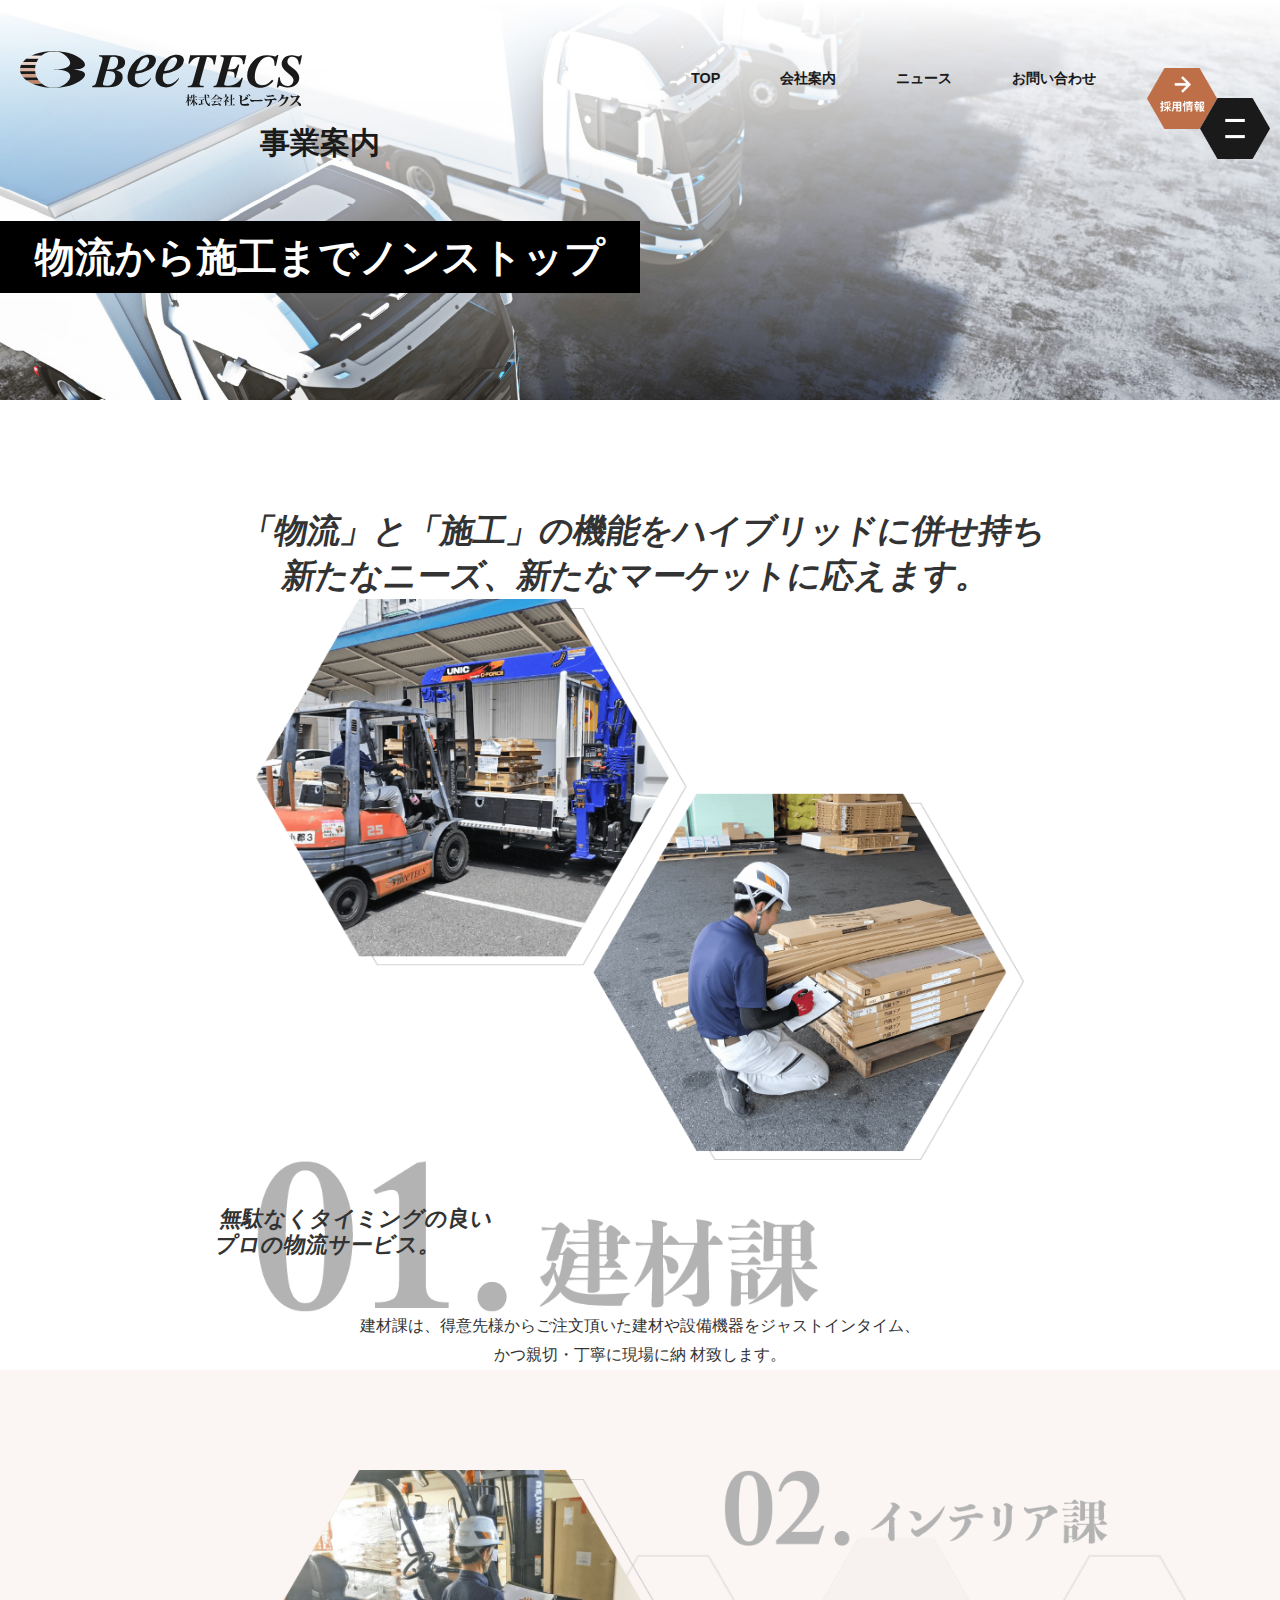
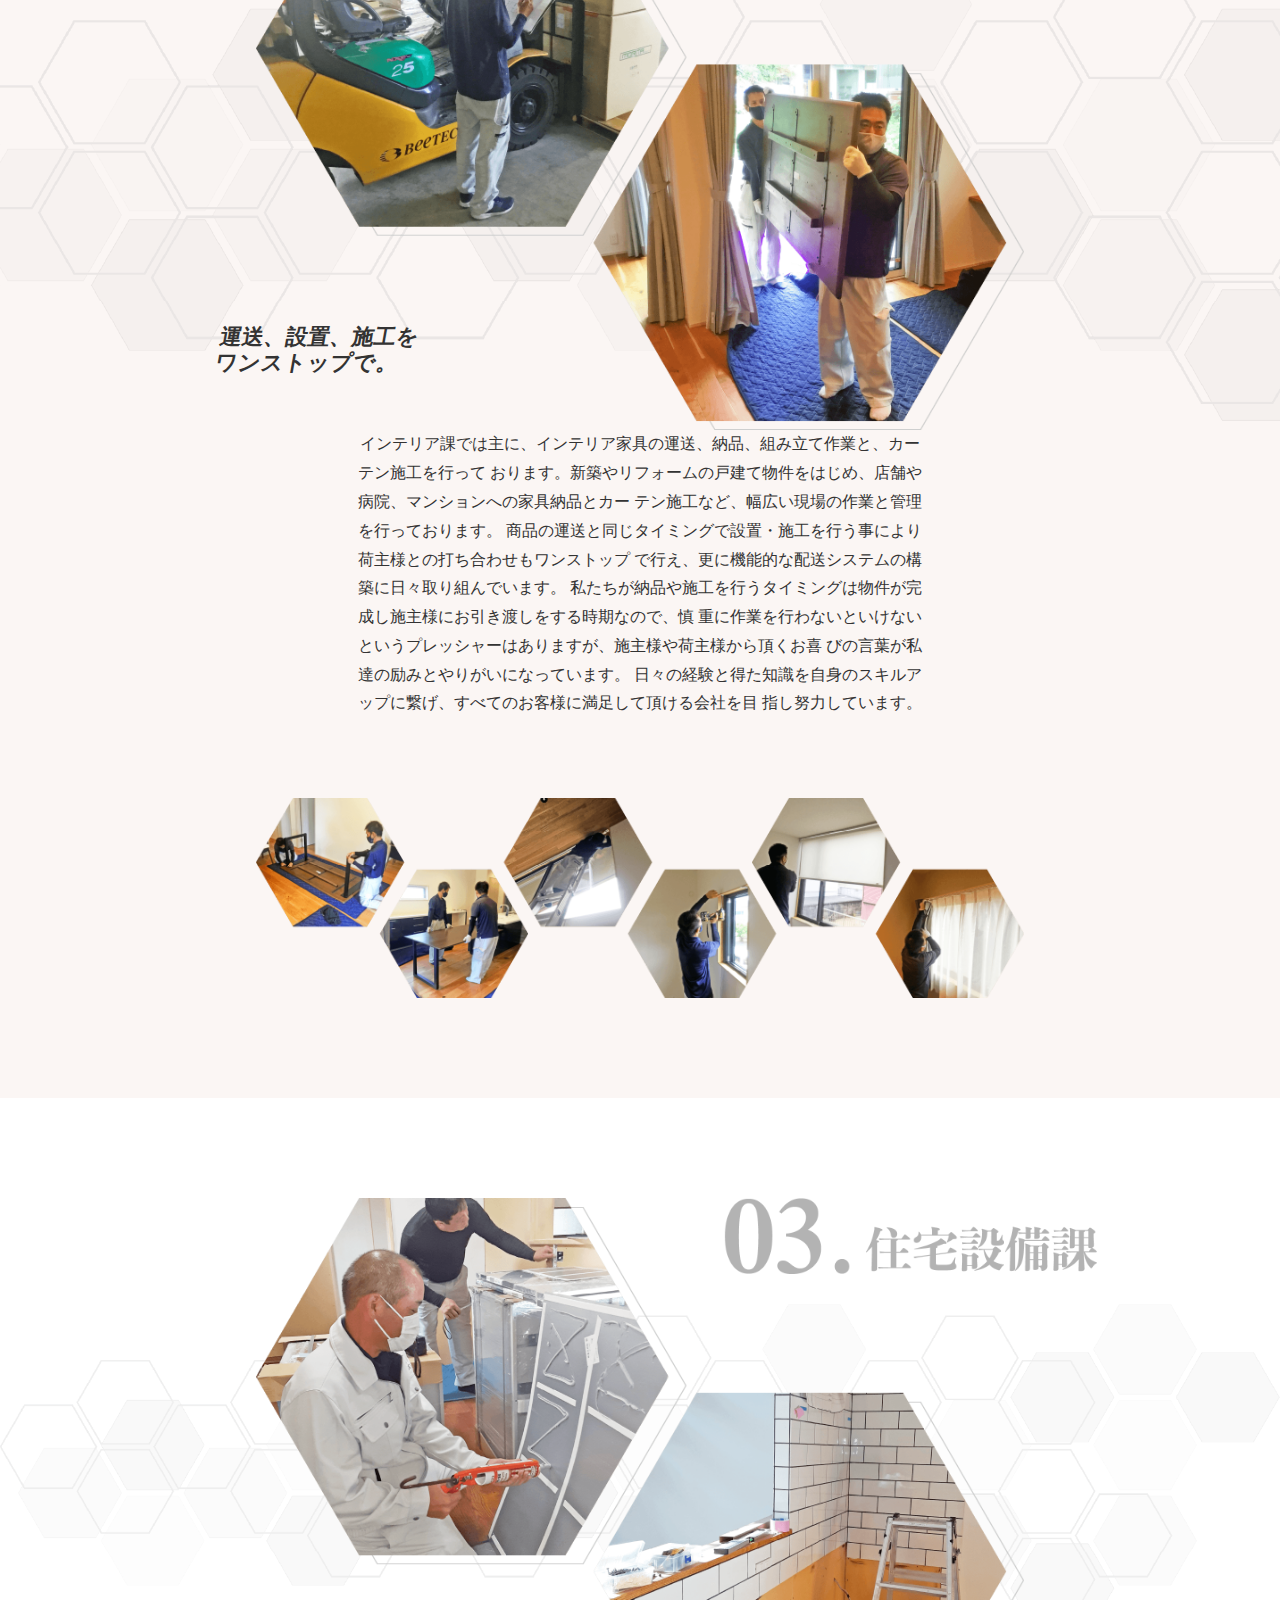
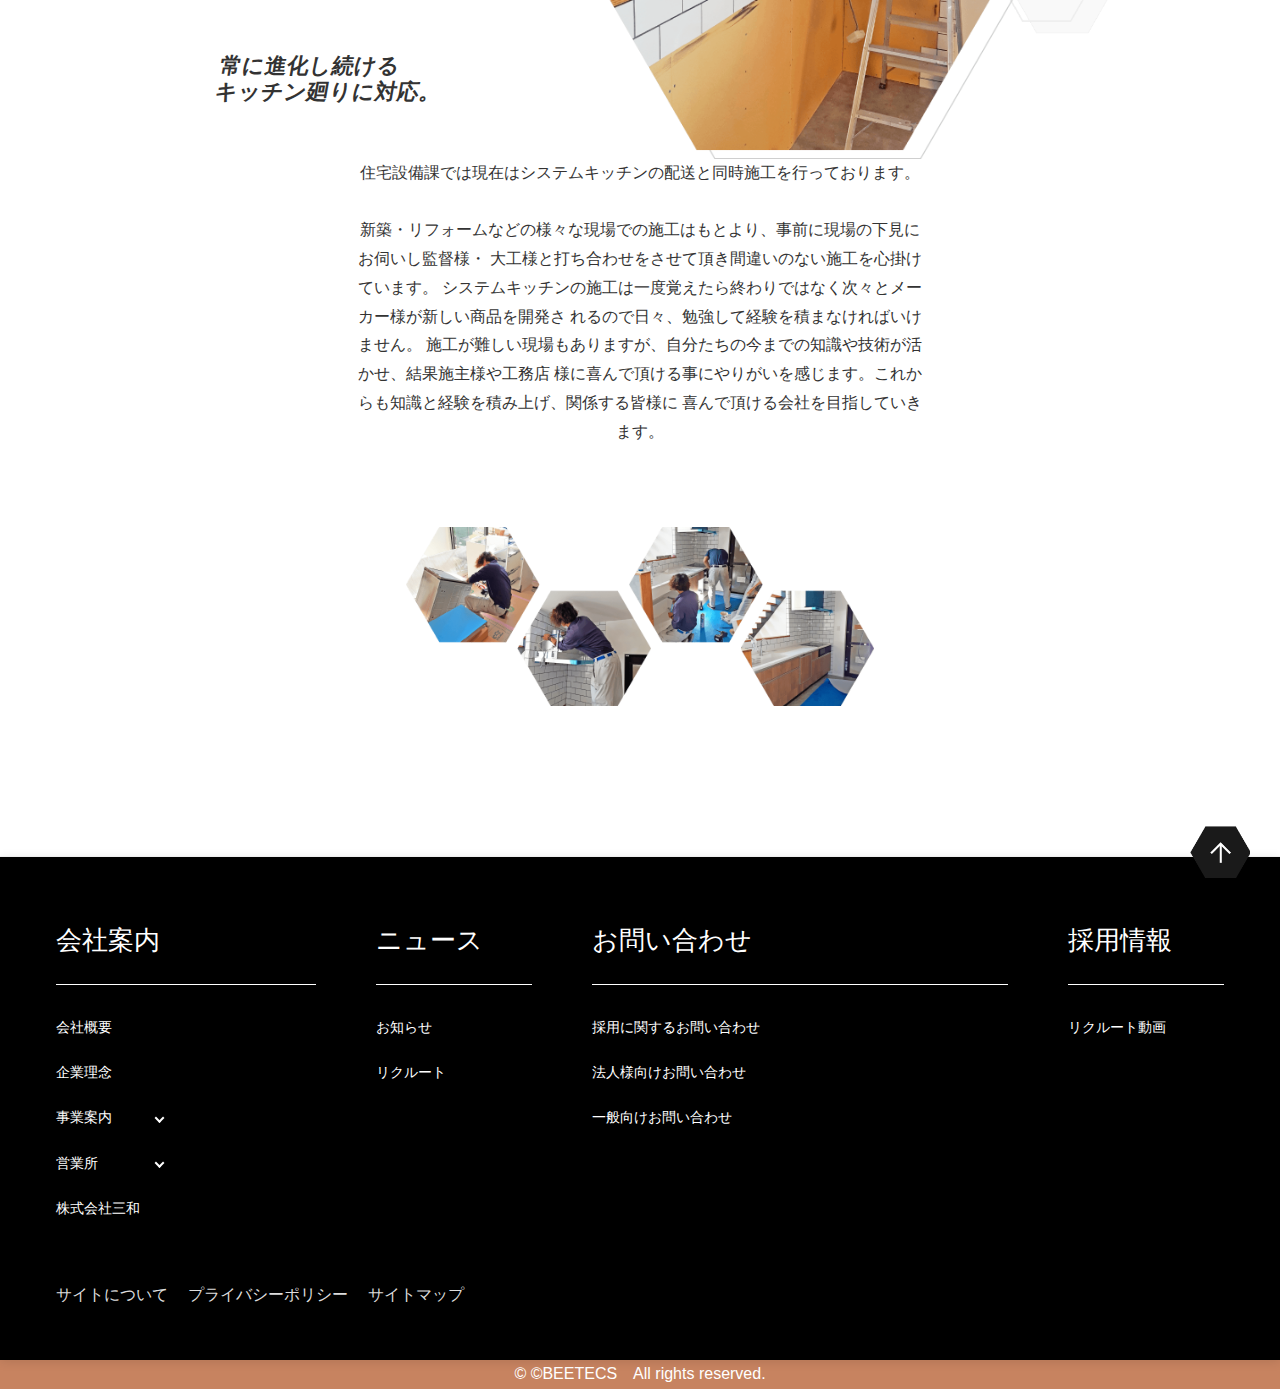
<file: business.html>
<!DOCTYPE html>
<html lang="ja">
<head>
<meta charset="UTF-8">
<meta name="viewport" content="width=device-width, initial-scale=1.0">
<meta name="robots" content="noindex, nofollow">
<title>ビーテクス｜事業案内</title>
<link rel="stylesheet" href="assets/css/config.css">
<link rel="stylesheet" href="assets/css/style.css">
<link rel="stylesheet" href="assets/css/recruit.css">
<link rel="stylesheet" href="assets/css/office.css">
<link rel="stylesheet" href="assets/css/company.css">
<link rel="stylesheet" href="assets/css/business.css">
<link rel="stylesheet" href="assets/css/others.css">
<link rel="stylesheet" href="assets/css/slick-theme.css">
<link rel="stylesheet" href="assets/css/slick.css">
<!-- FontAwesome CDN（サブメニュー用アイコン） -->
<link rel="stylesheet" href="https://cdnjs.cloudflare.com/ajax/libs/font-awesome/6.5.0/css/all.min.css">
</head>

<body id="business">
<header id="header">
  <div class="header__breadcrumb-wrap pc-block" style="visibility: hidden;">
    <div class="header__breadcrumb">TOP　＞　〇〇〇〇</div>
  </div>
  <div class="wrap">
    <div class="logo"> <a href="#"><img src="assets/img/common/logo.svg" alt="ロゴ"></a> </div>
    <nav id="global-nav">
      <ul id="menu">
        <li><a href="#">TOP</a></li>
        <li><a href="#">会社案内</a></li>
        <li><a href="#">ニュース</a></li>
        <li><a href="#">お問い合わせ</a></li>
      </ul>
    </nav>
    <div class="recruit"><a href="#"><img src="assets/img/common/recruit_icon.png" alt="" class="" /></a></div>
    
    <!-- ハンバーガー -->
    <div id="hamburger">
      <div class="icon"> <img src="assets/img/common/ham-open.png" alt="ハンバーガーアイコン" class="hamburger-icon open" /> <img src="assets/img/common/ham-close.png" alt="ハンバーガーアイコン" class="hamburger-icon close" /> </div>
      <div id="hamburger-nav">
        <div class="menu-cnt inner-1200">
          <ul class="menu">
            <li class="title"><a href="#">会社案内</a></li>
            <li><a href="#">会社概要</a></li>
            <li><a href="#">企業理念</a></li>
            <li class="accordion-item">
              <div class="accordion-header">事業案内 </div>
              <div class="accordion-content"> <a href="#">事業案内1</a> <a href="#">事業案内2</a> </div>
            </li>
            <li class="accordion-item">
              <p class="accordion-header">営業所</p>
              <div class="accordion-content"> <a href="office.html">営業所一覧</a> <a href="#">営業所1</a> </div>
            </li>
            <li><a href="#">株式会社三和</a></li>
          </ul>
          <ul class="menu">
            <li class="title"><a href="#">ニュース</a></li>
            <li><a href="#">お知らせ</a></li>
            <li><a href="#">リクルート</a></li>
          </ul>
          <ul class="menu">
            <li class="title"><a href="#">お問い合わせ</a></li>
            <li><a href="#">採用に関するお問い合わせ</a></li>
            <li><a href="#">法人様向けお問い合わせ</a></li>
            <li><a href="#">一般向けお問い合わせ</a></li>
          </ul>
          <ul class="menu">
            <li class="title"><a href="#">採用情報</a></li>
            <li><a href="#">リクルート動画</a></li>
          </ul>
        </div>
        <div class="link-cnt inner-1200"><a href="#">サイトについて</a><a href="#">プライバシーポリシー</a><a href="#">サイトマップ</a></div>
      </div>
    </div>
  </div>
</header>

<!-- mv -->
<section class="kv">
  <div class="kv-img"> <img src="assets/img/business/kv_business-pc.jpg" alt="キービジュアル画像"> </div>
  <div class="kv-cnt">
    <p class="font-wb">事業案内</p>
    <h1 class="font-wb">物流から施工までノンストップ</h1>
  </div>
</section>
<div class="header__breadcrumb-wrap pc-block" style="visibility: hidden;">
  <div class="header__breadcrumb">TOP　＞　〇〇〇〇</div>
</div>
<section class="business-sec">
  <h2 class="font-wb txt-center lh1_135">「物流」と「施工」の機能をハイブリッドに併せ持ち<br>
    新たなニーズ、新たなマーケットに応えます。</h2>
  <div class="business-cntbusiness-cnt-01">
    <div class="business-sec-lead inner-800">
      <div class="business-sec-img"><img class="img-01" src="assets/img/business/function_img-01.png" alt=""><img class="ttl-01" src="assets/img/common/company_ttl-1.png" alt=""></div>
      <div class="skew-cnt"><div class="skew-in"><h3 class="skew-txt">無駄なくタイミングの良い<br>
        プロの物流サービス。</h3></div></div>
      <p class="desc inner-600">建材課は、得意先様からご注文頂いた建材や設備機器をジャストインタイム、かつ親切・丁寧に現場に納
        材致します。</p>
    </div>
  </div>
  <div class="business-cnt-02">
    <div class="business-sec-lead inner-800">
      <div class="business-sec-img"><img class="img-02" src="assets/img/business/function_img-02.png" alt=""><img class="ttl-02" src="assets/img/common/company_ttl-2.png" alt=""></div>
     <div class="skew-cnt"><div class="skew-in"><h3 class="skew-txt">運送、設置、施工を<br>
ワンストップで。</h3></div></div>
      <p class="desc inner-600">インテリア課では主に、インテリア家具の運送、納品、組み立て作業と、カーテン施工を行って
        おります。新築やリフォームの戸建て物件をはじめ、店舗や病院、マンションへの家具納品とカー
        テン施工など、幅広い現場の作業と管理を行っております。
        商品の運送と同じタイミングで設置・施工を行う事により荷主様との打ち合わせもワンストップ
        で行え、更に機能的な配送システムの構築に日々取り組んでいます。
        私たちが納品や施工を行うタイミングは物件が完成し施主様にお引き渡しをする時期なので、慎
        重に作業を行わないといけないというプレッシャーはありますが、施主様や荷主様から頂くお喜
        びの言葉が私達の励みとやりがいになっています。
        日々の経験と得た知識を自身のスキルアップに繋げ、すべてのお客様に満足して頂ける会社を目
        指し努力しています。</p>
    </div>
    <div class=" img-s inner-800"><img src="assets/img/business/function_img-02-1.png" alt=""></div>
  </div>
  <div class="business-cnt-03">
    <div class="business-sec-lead inner-800">
      <div class="business-sec-img"><img class="tt-03" src="assets/img/business/function_img-03.png" alt=""><img class="ttl-03" src="assets/img/common/company_ttl-3.png" alt=""></div>
      <div class="skew-cnt"><div class="skew-in"><h3 class="skew-txt">常に進化し続ける<br>
キッチン廻りに対応。</h3></div></div>
      <p class="desc inner-600">住宅設備課では現在はシステムキッチンの配送と同時施工を行っております。<br>
        <br>
        新築・リフォームなどの様々な現場での施工はもとより、事前に現場の下見にお伺いし監督様・
        大工様と打ち合わせをさせて頂き間違いのない施工を心掛けています。
        システムキッチンの施工は一度覚えたら終わりではなく次々とメーカー様が新しい商品を開発さ
        れるので日々、勉強して経験を積まなければいけません。
        施工が難しい現場もありますが、自分たちの今までの知識や技術が活かせ、結果施主様や工務店
        様に喜んで頂ける事にやりがいを感じます。これからも知識と経験を積み上げ、関係する皆様に
        喜んで頂ける会社を目指していきます。</p>
    </div>
    <div class="img-s inner-500"><img src="assets/img/business/function_img-03-1.png" alt=""></div>
  </div>
</section>

<!-- フッター -->
<footer id="footer">
  <div class="footer__box">
    <div id="hamburger">
      <div id="hamburger-nav">
        <div class="menu-cnt inner-1200">
          <ul class="menu">
            <li class="title"><a href="#">会社案内</a></li>
            <li><a href="#">会社概要</a></li>
            <li><a href="#">企業理念</a></li>
            <li class="accordion-item">
              <div class="accordion-header">事業案内 </div>
              <div class="accordion-content"> <a href="#">事業案内1</a> <a href="#">事業案内2</a> </div>
            </li>
            <li class="accordion-item">
              <div class="accordion-header"> 営業所</div>
              <div class="accordion-content"> <a href="#">営業所1</a> <a href="#">営業所2</a> </div>
            </li>
            <li><a href="#">株式会社三和</a></li>
          </ul>
          <ul class="menu">
            <li class="title"><a href="#">ニュース</a></li>
            <li><a href="#">お知らせ</a></li>
            <li><a href="#">リクルート</a></li>
          </ul>
          <ul class="menu">
            <li class="title"><a href="#">お問い合わせ</a></li>
            <li><a href="#">採用に関するお問い合わせ</a></li>
            <li><a href="#">法人様向けお問い合わせ</a></li>
            <li><a href="#">一般向けお問い合わせ</a></li>
          </ul>
          <ul class="menu">
            <li class="title"><a href="#">採用情報</a></li>
            <li><a href="#">リクルート動画</a></li>
          </ul>
        </div>
        <div class="link-cnt inner-1200"><a href="#">サイトについて</a><a href="#">プライバシーポリシー</a><a href="#">サイトマップ</a></div>
      </div>
    </div>
  </div>
  <p class="footer-copy txt-center">&copy; ©BEETECS　All rights reserved.</p>
  <div class="to-top"> <img src="assets/img/common/to-top.png" alt="トップに戻る"> </div>
</footer>
<script src="https://ajax.googleapis.com/ajax/libs/jquery/3.6.1/jquery.min.js"></script> 
<script src="assets/js/main.js"></script> 
<script src="assets/js/slick.js"></script>
</body>
</html>
</file>
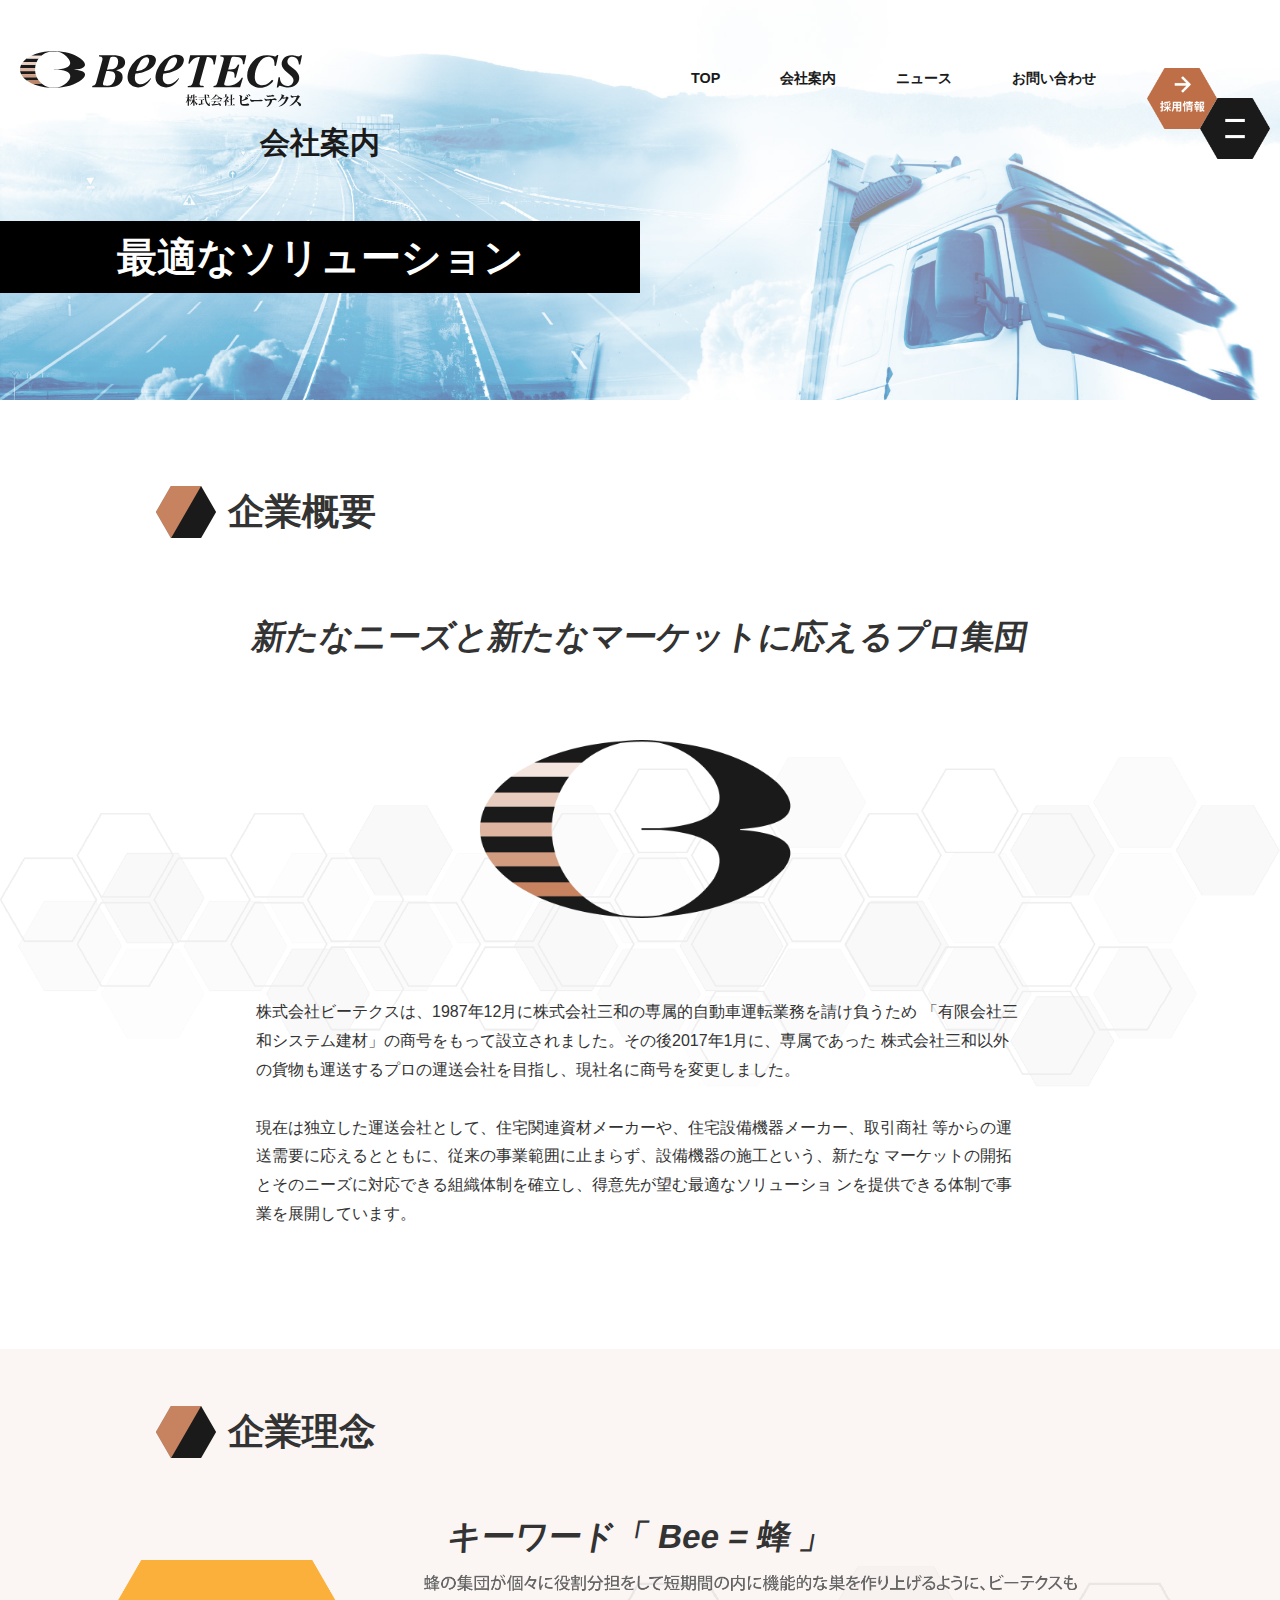
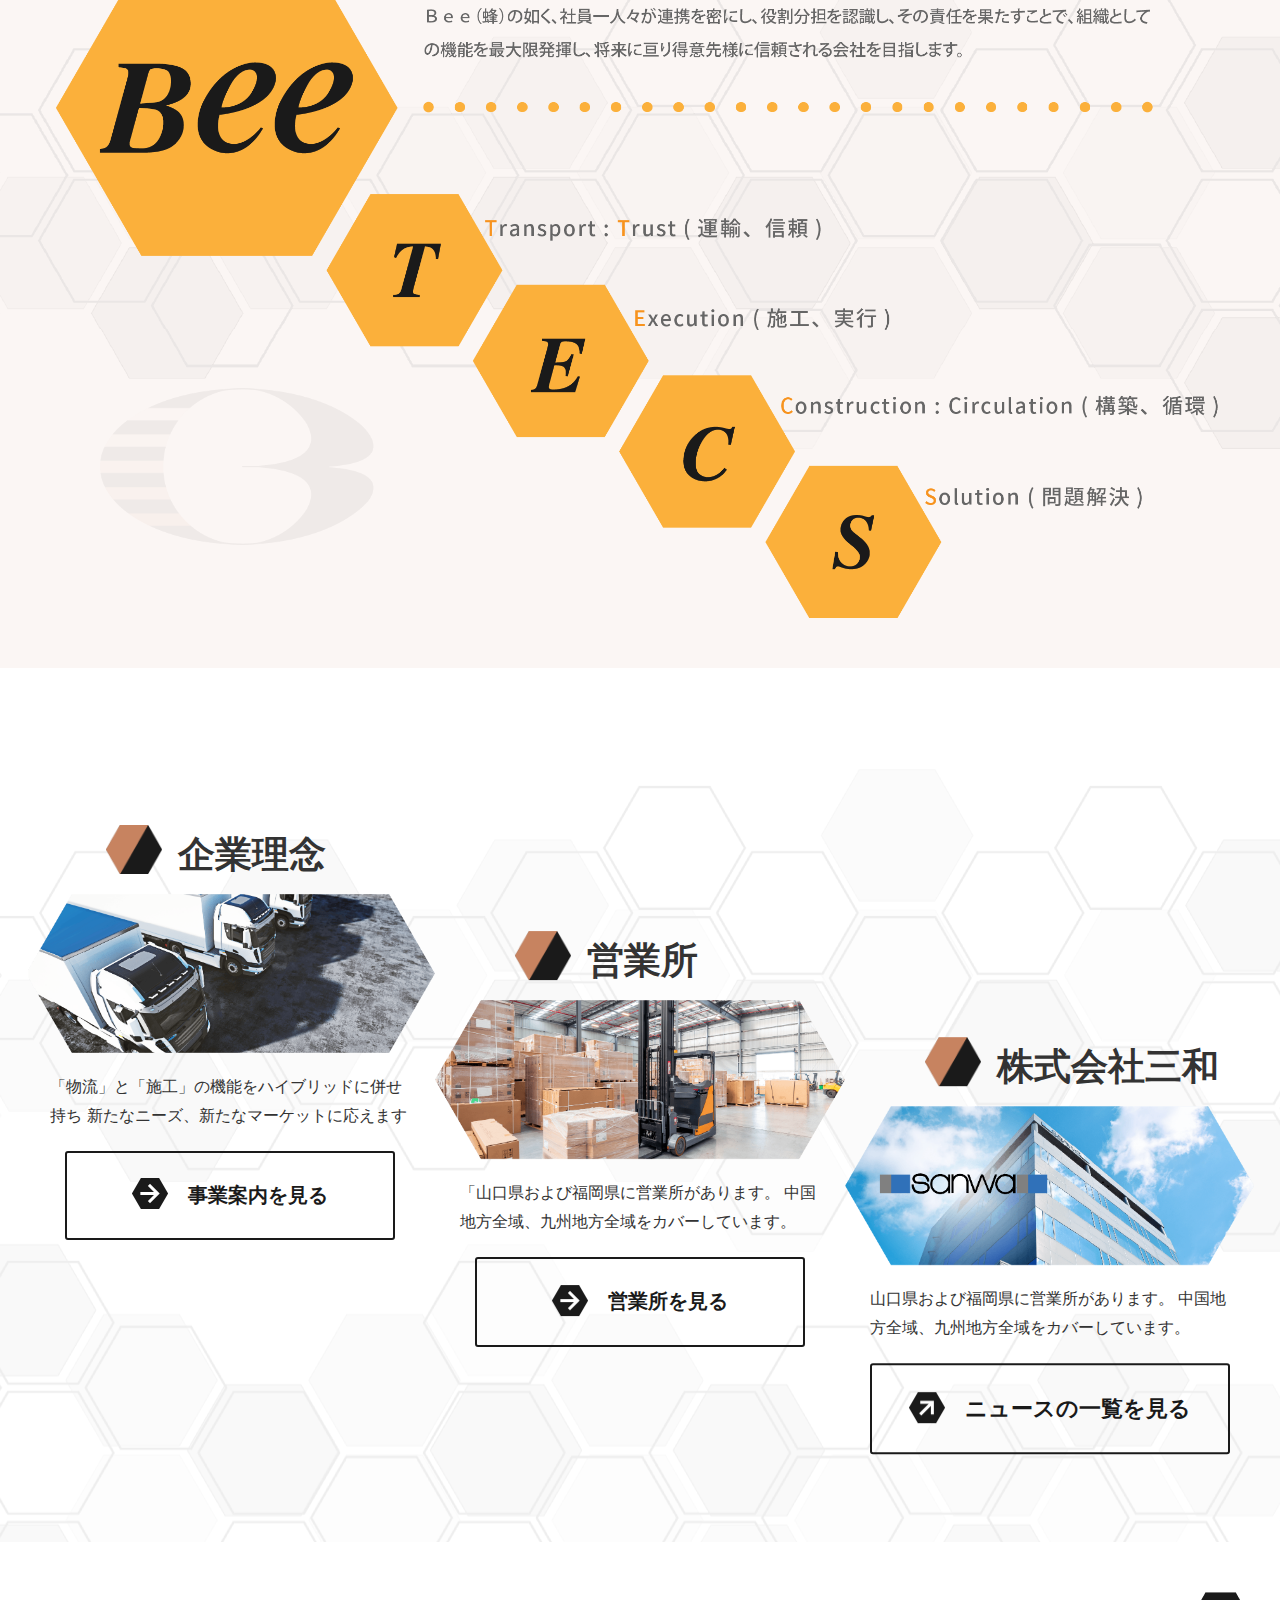
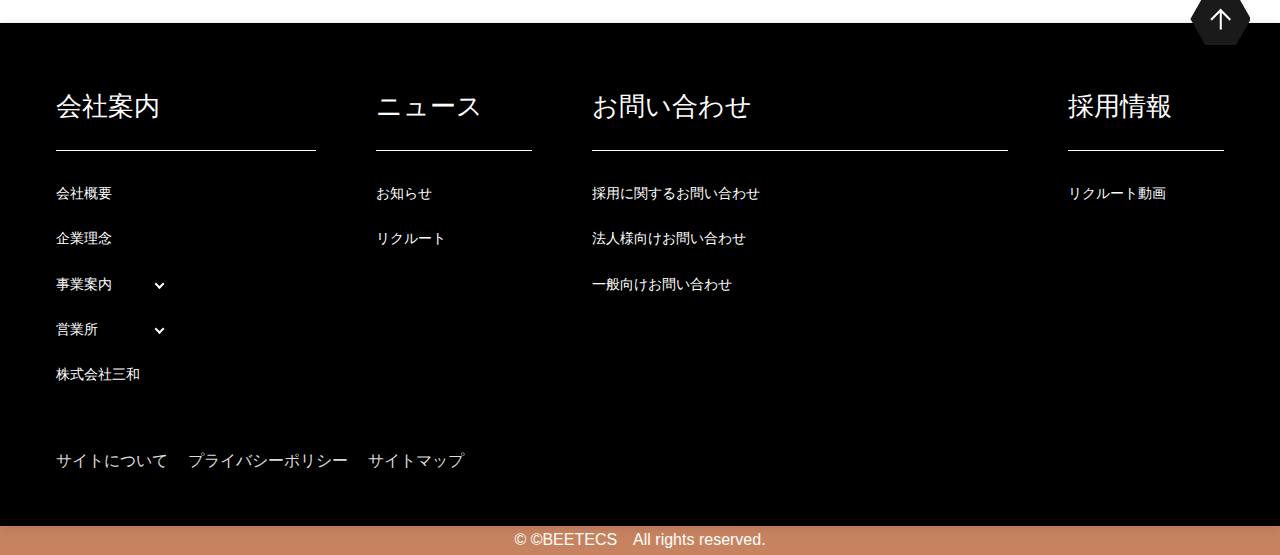
<file: company.html>
<!DOCTYPE html>
<html lang="ja">
<head>
<meta charset="UTF-8">
<meta name="viewport" content="width=device-width, initial-scale=1.0">
<meta name="robots" content="noindex, nofollow">
<title>ビーテクス｜会社案内</title>
<link rel="stylesheet" href="assets/css/config.css">
<link rel="stylesheet" href="assets/css/style.css">
<link rel="stylesheet" href="assets/css/recruit.css">
<link rel="stylesheet" href="assets/css/office.css">
<link rel="stylesheet" href="assets/css/company.css">
<link rel="stylesheet" href="assets/css/business.css">
<link rel="stylesheet" href="assets/css/slick-theme.css">
<link rel="stylesheet" href="assets/css/slick.css">
<!-- FontAwesome CDN（サブメニュー用アイコン） -->
<link rel="stylesheet" href="https://cdnjs.cloudflare.com/ajax/libs/font-awesome/6.5.0/css/all.min.css">
</head>

<body id="company">
<header id="header">
  <div class="header__breadcrumb-wrap pc-block" style="visibility: hidden;">
    <div class="header__breadcrumb">TOP　＞　〇〇〇〇</div>
  </div>
  <div class="wrap">
    <div class="logo"> <a href="#"><img src="assets/img/common/logo.svg" alt="ロゴ"></a> </div>
    <nav id="global-nav">
      <ul id="menu">
        <li><a href="#">TOP</a></li>
        <li><a href="#">会社案内</a></li>
        <li><a href="#">ニュース</a></li>
        <li><a href="#">お問い合わせ</a></li>
      </ul>
    </nav>
    <div class="recruit"><a href="#"><img src="assets/img/common/recruit_icon.png" alt="" class="" /></a></div>
    
    <!-- ハンバーガー -->
    <div id="hamburger">
      <div class="icon"> <img src="assets/img/common/ham-open.png" alt="ハンバーガーアイコン" class="hamburger-icon open" /> <img src="assets/img/common/ham-close.png" alt="ハンバーガーアイコン" class="hamburger-icon close" /> </div>
      <div id="hamburger-nav">
        <div class="menu-cnt inner-1200">
          <ul class="menu">
            <li class="title"><a href="#">会社案内</a></li>
            <li><a href="#">会社概要</a></li>
            <li><a href="#">企業理念</a></li>
            <li class="accordion-item">
              <div class="accordion-header">事業案内 </div>
              <div class="accordion-content"> <a href="#">事業案内1</a> <a href="#">事業案内2</a> </div>
            </li>
            <li class="accordion-item">
              <p class="accordion-header">営業所</p>
              <div class="accordion-content"> <a href="office.html">営業所一覧</a> <a href="#">営業所1</a> </div>
            </li>
            <li><a href="#">株式会社三和</a></li>
          </ul>
          <ul class="menu">
            <li class="title"><a href="#">ニュース</a></li>
            <li><a href="#">お知らせ</a></li>
            <li><a href="#">リクルート</a></li>
          </ul>
          <ul class="menu">
            <li class="title"><a href="#">お問い合わせ</a></li>
            <li><a href="#">採用に関するお問い合わせ</a></li>
            <li><a href="#">法人様向けお問い合わせ</a></li>
            <li><a href="#">一般向けお問い合わせ</a></li>
          </ul>
          <ul class="menu">
            <li class="title"><a href="#">採用情報</a></li>
            <li><a href="#">リクルート動画</a></li>
          </ul>
        </div>
        <div class="link-cnt inner-1200"><a href="#">サイトについて</a><a href="#">プライバシーポリシー</a><a href="#">サイトマップ</a></div>
      </div>
    </div>
  </div>
</header>

<!-- mv -->
<section class="kv">
  <div class="kv-img"> <img src="assets/img/company/kv_company-pc.jpg" alt="キービジュアル画像"> </div>
  <div class="kv-cnt">
    <p class="font-wb">会社案内</p>
    <h1 class="font-wb">最適なソリューション</h1>
  </div>
</section>
<div class="header__breadcrumb-wrap pc-block" style="visibility: hidden;">
  <div class="header__breadcrumb">TOP　＞　〇〇〇〇</div>
</div>
<section class="company-sec">
  <div class="inner-1000">
    <div class="section-ttl">
      <p class="fz-40 font-wb">企業概要</p>
    </div>
  </div>
  <div class="company-sec-cnt">
    <h2 class="font-wb txt-center lh1_135">新たなニーズと新たなマーケットに応えるプロ集団</h2>
    <div class="company-sec-lead inner-800">
      <div class="company-sec-img"><img src="assets/img/company/company_logo-b.png" alt=""></div>
      <p class="txt-left">株式会社ビーテクスは、1987年12月に株式会社三和の専属的自動車運転業務を請け負うため
        「有限会社三和システム建材」の商号をもって設立されました。その後2017年1月に、専属であった
        株式会社三和以外の貨物も運送するプロの運送会社を目指し、現社名に商号を変更しました。<br>
        <br>
        現在は独立した運送会社として、住宅関連資材メーカーや、住宅設備機器メーカー、取引商社
        等からの運送需要に応えるとともに、従来の事業範囲に止まらず、設備機器の施工という、新たな
        マーケットの開拓とそのニーズに対応できる組織体制を確立し、得意先が望む最適なソリューショ
        ンを提供できる体制で事業を展開しています。</p>
    </div>
  </div>
  <div class="company-detail-cnt">
    <div class="inner-1000">
      <div class="section-ttl">
        <p class="fz-40 font-wb">企業理念</p>
      </div>
      <h2 class="font-wb txt-center lh1_135">キーワード「 Bee = 蜂 」</h2>
    </div>
    <div class="img-cnt inner-1200">
      <div class="item-img"><img src="assets/img/company/company_philosophy-01.png" alt=""> </div>
      <div class="logo-img"><img src="assets/img/company/company_logo-b.png" alt=""></div>
    </div>
  </div>
  <div class="company-link-cnt">
    <div class="company-link-in">
      <div class="link-item">
        <div class="link-ttl">
          <div class="section-ttl">
            <p class="fz-40 font-wb">企業理念</p>
          </div>
        </div>
        <img src="assets/img/company/company_profile-01.png" alt="">
        <p class="link-item-p inner-400 txt-left">「物流」と「施工」の機能をハイブリッドに併せ持ち
          新たなニーズ、新たなマーケットに応えます</p>
        <div class="btn-cnt"><a href="#" class="btn-01">事業案内を見る</a></div>
      </div>
      <div class="link-item">
        <div class="link-ttl">
          <div class="section-ttl">
            <p class="fz-40 font-wb">営業所</p>
          </div>
        </div>
        <img src="assets/img/company/company_profile-02.png" alt="">
        <p class="link-item-p inner-400 txt-left">「山口県および福岡県に営業所があります。
          中国地方全域、九州地方全域をカバーしています。</p>
        <div class="btn-cnt"><a href="#" class="btn-01">営業所を見る</a></div>
      </div>
      <div class="link-item">
        <div class="link-ttl">
          <div class="section-ttl">
            <p class="fz-40 font-wb">株式会社三和</p>
          </div>
        </div>
        <img src="assets/img/company/company_profile-03.png" alt="">
        <p class="link-item-p inner-400 txt-left">山口県および福岡県に営業所があります。
          中国地方全域、九州地方全域をカバーしています。</p>
        <div class="btn-cnt"><a href="#" class="btn-04">ニュースの一覧を見る</a></div>
      </div>
    </div>
  </div>
  </div>
  </div>
</section>

<!-- フッター -->
<footer id="footer">
  <div class="footer__box">
    <div id="hamburger">
      <div id="hamburger-nav">
        <div class="menu-cnt inner-1200">
          <ul class="menu">
            <li class="title"><a href="#">会社案内</a></li>
            <li><a href="#">会社概要</a></li>
            <li><a href="#">企業理念</a></li>
            <li class="accordion-item">
              <div class="accordion-header">事業案内 </div>
              <div class="accordion-content"> <a href="#">事業案内1</a> <a href="#">事業案内2</a> </div>
            </li>
            <li class="accordion-item">
              <div class="accordion-header"> 営業所</div>
              <div class="accordion-content"> <a href="#">営業所1</a> <a href="#">営業所2</a> </div>
            </li>
            <li><a href="#">株式会社三和</a></li>
          </ul>
          <ul class="menu">
            <li class="title"><a href="#">ニュース</a></li>
            <li><a href="#">お知らせ</a></li>
            <li><a href="#">リクルート</a></li>
          </ul>
          <ul class="menu">
            <li class="title"><a href="#">お問い合わせ</a></li>
            <li><a href="#">採用に関するお問い合わせ</a></li>
            <li><a href="#">法人様向けお問い合わせ</a></li>
            <li><a href="#">一般向けお問い合わせ</a></li>
          </ul>
          <ul class="menu">
            <li class="title"><a href="#">採用情報</a></li>
            <li><a href="#">リクルート動画</a></li>
          </ul>
        </div>
        <div class="link-cnt inner-1200"><a href="#">サイトについて</a><a href="#">プライバシーポリシー</a><a href="#">サイトマップ</a></div>
      </div>
    </div>
  </div>
  <p class="footer-copy txt-center">&copy; ©BEETECS　All rights reserved.</p>
  <div class="to-top"> <img src="assets/img/common/to-top.png" alt="トップに戻る"> </div>
</footer>
<script src="https://ajax.googleapis.com/ajax/libs/jquery/3.6.1/jquery.min.js"></script> 
<script src="assets/js/main.js"></script> 
<script src="assets/js/slick.js"></script>
</body>
</html>
</file>
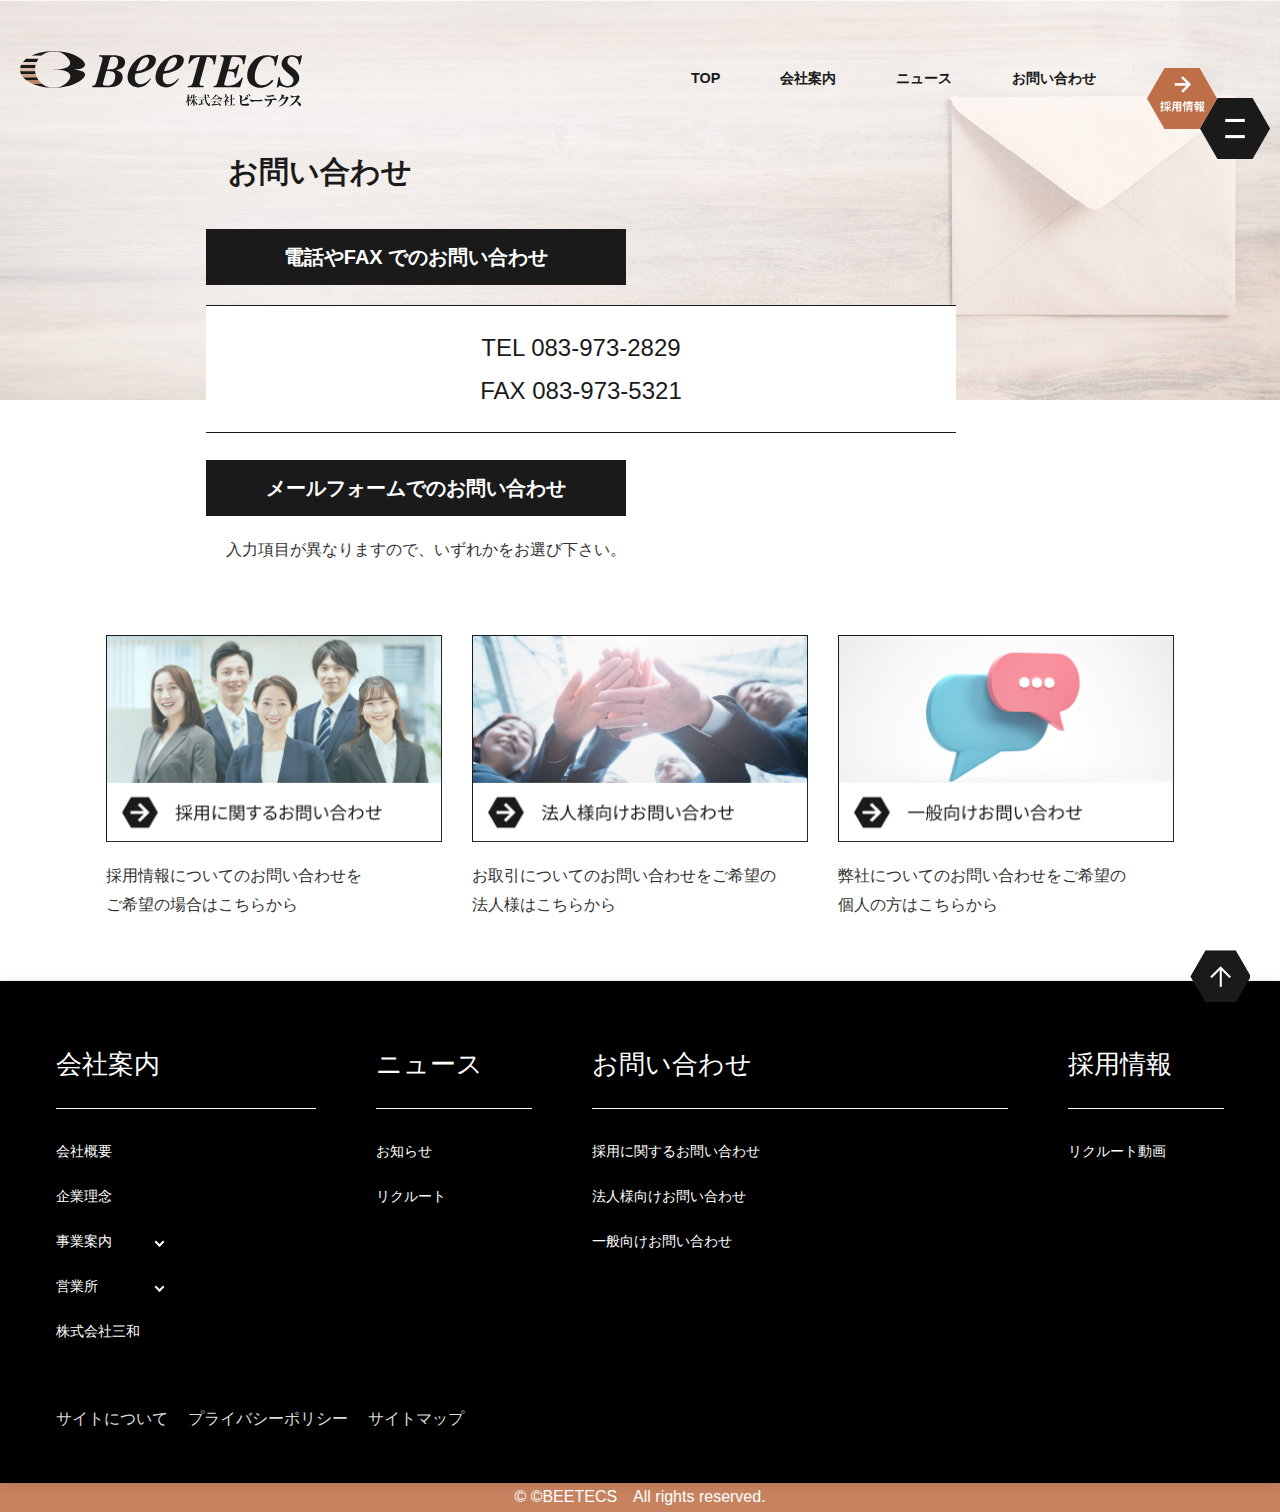
<file: contact.html>
<!DOCTYPE html>
<html lang="ja">
<head>
<meta charset="UTF-8">
<meta name="viewport" content="width=device-width, initial-scale=1.0">
<meta name="robots" content="noindex, nofollow">
<title>ビーテクス｜お問い合わせ</title>
<link rel="stylesheet" href="assets/css/config.css">
<link rel="stylesheet" href="assets/css/style.css">
<link rel="stylesheet" href="assets/css/company.css">
<link rel="stylesheet" href="assets/css/office.css">
<link rel="stylesheet" href="assets/css/recruit.css">
<link rel="stylesheet" href="assets/css/business.css">
<link rel="stylesheet" href="assets/css/others.css">
<link rel="stylesheet" href="assets/css/slick-theme.css">
<link rel="stylesheet" href="assets/css/slick.css">
<!-- FontAwesome CDN（サブメニュー用アイコン） -->
<link rel="stylesheet" href="https://cdnjs.cloudflare.com/ajax/libs/font-awesome/6.5.0/css/all.min.css">
</head>

<body id="contact">
<header id="header">
  <div class="header__breadcrumb-wrap pc-block" style="visibility: hidden;">
    <div class="header__breadcrumb">TOP　＞　〇〇〇〇</div>
  </div>
  <div class="wrap">
    <div class="logo"> <a href="#"><img src="assets/img/common/logo.svg" alt="ロゴ"></a> </div>
    <nav id="global-nav">
      <ul id="menu">
        <li><a href="#">TOP</a></li>
        <li><a href="#">会社案内</a></li>
        <li><a href="#">ニュース</a></li>
        <li><a href="#">お問い合わせ</a></li>
      </ul>
    </nav>
    <div class="recruit"><a href="#"><img src="assets/img/common/recruit_icon.png" alt="" class="" /></a></div>
    
    <!-- ハンバーガー -->
    <div id="hamburger">
      <div class="icon"> <img src="assets/img/common/ham-open.png" alt="ハンバーガーアイコン" class="hamburger-icon open" /> <img src="assets/img/common/ham-close.png" alt="ハンバーガーアイコン" class="hamburger-icon close" /> </div>
      <div id="hamburger-nav">
        <div class="menu-cnt inner-1200">
          <ul class="menu">
            <li class="title"><a href="#">会社案内</a></li>
            <li><a href="#">会社概要</a></li>
            <li><a href="#">企業理念</a></li>
            <li class="accordion-item">
              <div class="accordion-header">事業案内 </div>
              <div class="accordion-content"> <a href="#">事業案内1</a> <a href="#">事業案内2</a> </div>
            </li>
            <li class="accordion-item">
              <p class="accordion-header">営業所</p>
              <div class="accordion-content"> <a href="#">営業所1</a> <a href="#">営業所2</a> </div>
            </li>
            <li><a href="#">株式会社三和</a></li>
          </ul>
          <ul class="menu">
            <li class="title"><a href="#">ニュース</a></li>
            <li><a href="#">お知らせ</a></li>
            <li><a href="#">リクルート</a></li>
          </ul>
          <ul class="menu">
            <li class="title"><a href="#">お問い合わせ</a></li>
            <li><a href="#">採用に関するお問い合わせ</a></li>
            <li><a href="#">法人様向けお問い合わせ</a></li>
            <li><a href="#">一般向けお問い合わせ</a></li>
          </ul>
          <ul class="menu">
            <li class="title"><a href="#">採用情報</a></li>
            <li><a href="#">リクルート動画</a></li>
          </ul>
        </div>
        <div class="link-cnt inner-1200"><a href="#">サイトについて</a><a href="#">プライバシーポリシー</a><a href="#">サイトマップ</a></div>
      </div>
    </div>
  </div>
</header>

<!-- mv -->
<section class="kv">
  <div class="kv-img"> <img src="assets/img/contact/kv_contact-pc.jpg" alt="キービジュアル画像"> </div>
  <div class="kv-cnt">
    <div class="header__breadcrumb-wrap pc-block" style="visibility: hidden;">
      <div class="header__breadcrumb">2025.00.00　|　リクルート</div>
    </div>
    
    
    <p class="font-wb">お問い合わせ</p>
    
    <div class="phone-cnt txt-left inner-900">
    <p class="bk-box">電話やFAX でのお問い合わせ</p>
    <div class="phone-number"> 
    <p class="txt-center">TEL 083-973-2829</p>
      <p class="txt-center">FAX 083-973-5321</p>
    </div>
     </div>
     </div>
  </div>
</section>
<section class="contact-sec">
<div class="contact-cnt">
  <div class="contact-txt inner-900">
  <p class="bk-box">メールフォームでのお問い合わせ</p>
  <p>入力項目が異なりますので、いずれかをお選び下さい。</p>
  </div>

  
<div class="contact-bnr inner-1100"> 
 <div class="bnr-item"> 
<a href="#">
<img src="assets/img/contact/contact_recruit.png" alt="">
</a>
<p>採用情報についてのお問い合わせを<br>ご希望の場合はこちらから</p>
</div>
<div class="bnr-item">
<a href="#"><img src="assets/img/contact/contact_corporation.png" alt="">
</a>
<p>お取引についてのお問い合わせをご希望の<br>法人様はこちらから</p>
</div>
<div class="bnr-item">
<a href="#"><img src="assets/img/contact/contact_public.png" alt="">
</a>
<p>弊社についてのお問い合わせをご希望の<br>個人の方はこちらから</p> 
</div>
  
  
  
</div>
 
  </div>

</section>

<!-- フッター -->
<footer id="footer">
  <div class="footer__box">
    <div id="hamburger">
      <div id="hamburger-nav">
        <div class="menu-cnt inner-1200">
          <ul class="menu">
            <li class="title"><a href="#">会社案内</a></li>
            <li><a href="#">会社概要</a></li>
            <li><a href="#">企業理念</a></li>
            <li class="accordion-item">
              <div class="accordion-header">事業案内 </div>
              <div class="accordion-content"> <a href="#">事業案内1</a> <a href="#">事業案内2</a> </div>
            </li>
            <li class="accordion-item">
              <div class="accordion-header"> 営業所</div>
              <div class="accordion-content"> <a href="#">営業所1</a> <a href="#">営業所2</a> </div>
            </li>
            <li><a href="#">株式会社三和</a></li>
          </ul>
          <ul class="menu">
            <li class="title"><a href="#">ニュース</a></li>
            <li><a href="#">お知らせ</a></li>
            <li><a href="#">リクルート</a></li>
          </ul>
          <ul class="menu">
            <li class="title"><a href="#">お問い合わせ</a></li>
            <li><a href="#">採用に関するお問い合わせ</a></li>
            <li><a href="#">法人様向けお問い合わせ</a></li>
            <li><a href="#">一般向けお問い合わせ</a></li>
          </ul>
          <ul class="menu">
            <li class="title"><a href="#">採用情報</a></li>
            <li><a href="#">リクルート動画</a></li>
          </ul>
        </div>
        <div class="link-cnt inner-1200"><a href="#">サイトについて</a><a href="#">プライバシーポリシー</a><a href="#">サイトマップ</a></div>
      </div>
    </div>
  </div>
  <p class="footer-copy txt-center">&copy; ©BEETECS　All rights reserved.</p>
  <div class="to-top"> <img src="assets/img/common/to-top.png" alt="トップに戻る"> </div>
</footer>
<script src="https://ajax.googleapis.com/ajax/libs/jquery/3.6.1/jquery.min.js"></script> 
<script src="assets/js/main.js"></script> 
<script src="assets/js/slick.js"></script>
</body>
</html>
</file>
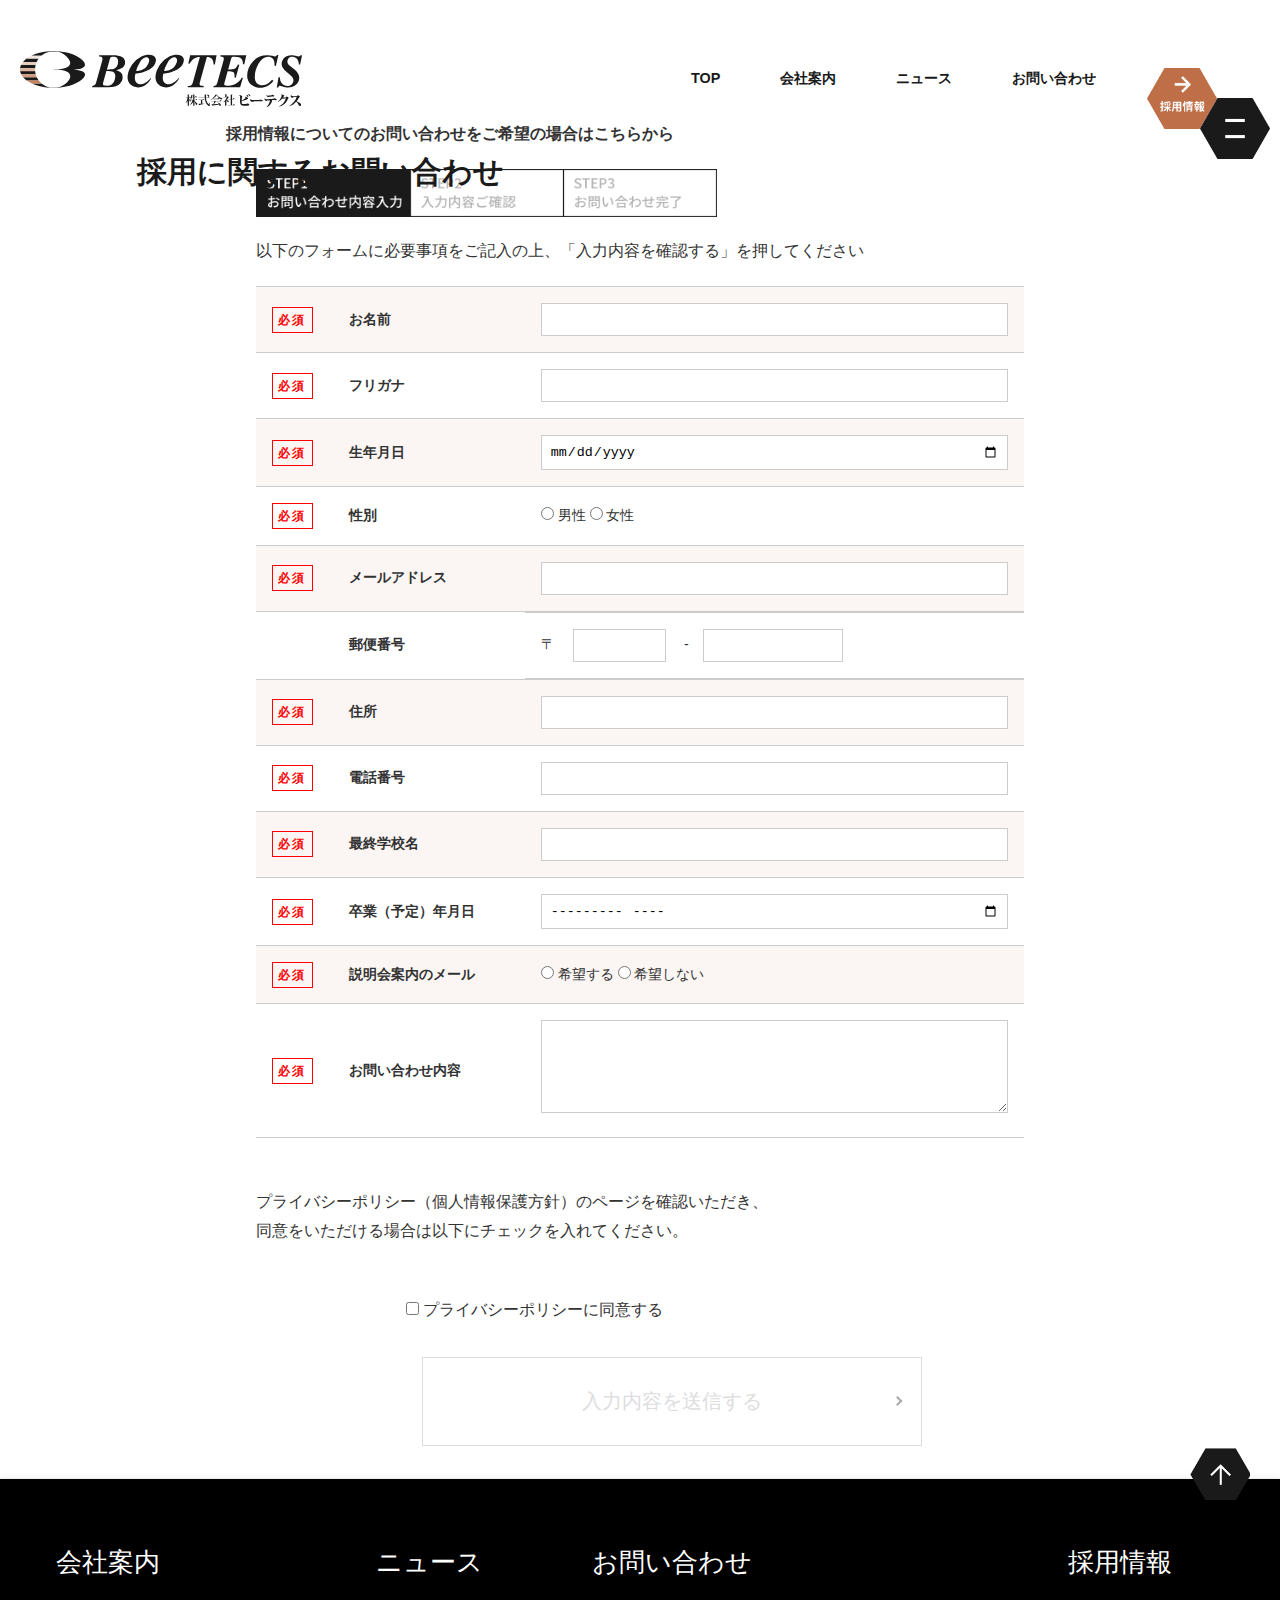
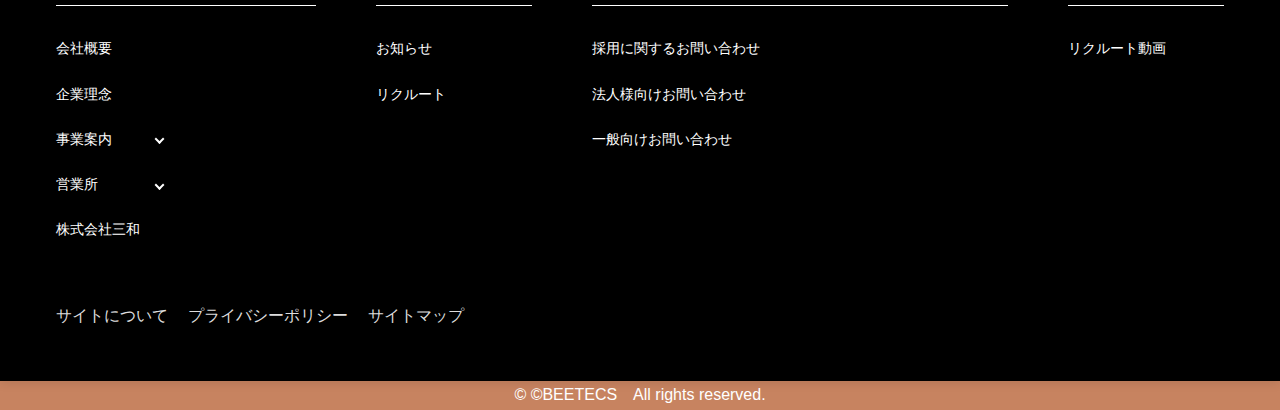
<file: contact_step-1.html>
<!DOCTYPE html>
<html lang="ja">
<head>
<meta charset="UTF-8">
<meta name="viewport" content="width=device-width, initial-scale=1.0">
<meta name="robots" content="noindex, nofollow">
<title>ビーテクス｜お問い合わせ</title>
<link rel="stylesheet" href="assets/css/config.css">
<link rel="stylesheet" href="assets/css/style.css">
<link rel="stylesheet" href="assets/css/company.css">
<link rel="stylesheet" href="assets/css/office.css">
<link rel="stylesheet" href="assets/css/recruit.css">
<link rel="stylesheet" href="assets/css/business.css">
<link rel="stylesheet" href="assets/css/others.css">
<link rel="stylesheet" href="assets/css/slick-theme.css">
<link rel="stylesheet" href="assets/css/slick.css">
<!-- FontAwesome CDN（サブメニュー用アイコン） -->
<link rel="stylesheet" href="https://cdnjs.cloudflare.com/ajax/libs/font-awesome/6.5.0/css/all.min.css">
</head>

<body id="contact-1">
<header id="header">
  <div class="header__breadcrumb-wrap pc-block" style="visibility: hidden;">
    <div class="header__breadcrumb">TOP　＞　〇〇〇〇</div>
  </div>
  <div class="wrap">
    <div class="logo"> <a href="#"><img src="assets/img/common/logo.svg" alt="ロゴ"></a> </div>
    <nav id="global-nav">
      <ul id="menu">
        <li><a href="#">TOP</a></li>
        <li><a href="#">会社案内</a></li>
        <li><a href="#">ニュース</a></li>
        <li><a href="#">お問い合わせ</a></li>
      </ul>
    </nav>
    <div class="recruit"><a href="#"><img src="assets/img/common/recruit_icon.png" alt="" class="" /></a></div>
    
    <!-- ハンバーガー -->
    <div id="hamburger">
      <div class="icon"> <img src="assets/img/common/ham-open.png" alt="ハンバーガーアイコン" class="hamburger-icon open" /> <img src="assets/img/common/ham-close.png" alt="ハンバーガーアイコン" class="hamburger-icon close" /> </div>
      <div id="hamburger-nav">
        <div class="menu-cnt inner-1200">
          <ul class="menu">
            <li class="title"><a href="#">会社案内</a></li>
            <li><a href="#">会社概要</a></li>
            <li><a href="#">企業理念</a></li>
            <li class="accordion-item">
              <div class="accordion-header">事業案内 </div>
              <div class="accordion-content"> <a href="#">事業案内1</a> <a href="#">事業案内2</a> </div>
            </li>
            <li class="accordion-item">
              <p class="accordion-header">営業所</p>
              <div class="accordion-content"> <a href="#">営業所1</a> <a href="#">営業所2</a> </div>
            </li>
            <li><a href="#">株式会社三和</a></li>
          </ul>
          <ul class="menu">
            <li class="title"><a href="#">ニュース</a></li>
            <li><a href="#">お知らせ</a></li>
            <li><a href="#">リクルート</a></li>
          </ul>
          <ul class="menu">
            <li class="title"><a href="#">お問い合わせ</a></li>
            <li><a href="#">採用に関するお問い合わせ</a></li>
            <li><a href="#">法人様向けお問い合わせ</a></li>
            <li><a href="#">一般向けお問い合わせ</a></li>
          </ul>
          <ul class="menu">
            <li class="title"><a href="#">採用情報</a></li>
            <li><a href="#">リクルート動画</a></li>
          </ul>
        </div>
        <div class="link-cnt inner-1200"><a href="#">サイトについて</a><a href="#">プライバシーポリシー</a><a href="#">サイトマップ</a></div>
      </div>
    </div>
  </div>
</header>

<!-- mv -->
<section class="kv">
  <div class="kv-img"> </div>
  <div class="kv-cnt">
    <div class="header__breadcrumb-wrap pc-block" style="visibility: hidden;">
      <div class="header__breadcrumb">2025.00.00　|　リクルート</div>
    </div>
    <p class="font-wb">採用に関するお問い合わせ</p>
     </div>
</section>
<section class="contact-sec">
<div class="contact-sec-cnt inner-900">
  <div class="contact-txt">
  <p class="font-wb">採用情報についてのお問い合わせをご希望の場合はこちらから</p>
  </div>
<div class="inner-800">
  <div class="contact-btn"><img src="assets/img/contact/contact_step1.png" alt=""></div>
<p>以下のフォームに必要事項をご記入の上、「入力内容を確認する」を押してください</p>

<form action="#" method="post">
  <table class="table-contact">
    <tr>
      <th><span>必須</span></th>
      <th class="required">お名前</th>
      <td><input type="text" name="name" required></td>
    </tr>
    <tr>
      <th><span>必須</span></th>
      <th class="required">フリガナ</th>
      <td><input type="text" name="furigana" required></td>
    </tr>
    <tr>
      <th><span>必須</span></th>
      <th>生年月日</th>
      <td><input type="date" name="birthday"></td>
    </tr>
    <tr>
      <th><span>必須</span></th>
      <th class="required">性別</th>
      <td>
        <label><input type="radio" name="gender" value="male" required> 男性</label>
        <label><input type="radio" name="gender" value="female"> 女性</label>
      </td>
    </tr>
    <tr>
      <th><span>必須</span></th>
      <th class="required">メールアドレス</th>
      <td><input type="email" name="email" required></td>
    </tr>
    <tr>
     <th></th>
      <th>郵便番号</th>
      <td class="post-number">
        〒 &emsp;<input type="text" name="zip1" size="3" maxlength="3">&emsp; -&emsp; <input type="text" name="zip2" size="4" maxlength="4">
      </td>
    </tr>
    <tr>
      <th><span>必須</span></th>
      <th class="required">住所</th>
      <td><input type="text" name="address" required></td>
    </tr>
    <tr>
      <th><span>必須</span></th>
      <th class="required">電話番号</th>
      <td><input type="tel" name="phone" required></td>
    </tr>
    <tr>
      <th><span>必須</span></th>
      <th class="required">最終学校名</th>
      <td><input type="text" name="school" required></td>
    </tr>
    <tr>
      <th><span>必須</span></th>
      <th class="required">卒業（予定）年月日</th>
      <td><input type="month" name="grad_date" required></td>
    </tr>
    <tr>
      <th><span>必須</span></th>
      <th class="required">説明会案内のメール</th>
      <td>
        <label><input type="radio" name="mail_info" value="yes" required> 希望する</label>
        <label><input type="radio" name="mail_info" value="no"> 希望しない</label>
      </td>
    </tr>
    <tr>
      <th><span>必須</span></th>
      <th class="required">お問い合わせ内容</th>
      <td><textarea name="inquiry" rows="5" required></textarea></td>
    </tr>
  </table>
 
<div class="privacy-cnt">
  <p>
    プライバシーポリシー（個人情報保護方針）のページを確認いただき、<br>
    同意をいただける場合は以下にチェックを入れてください。
  </p>
  <div class="privacy-check inner-500">
    <label>
      <input type="checkbox" name="agree" id="agree-check" required>
      プライバシーポリシーに同意する
    </label>
 
  <div class="submit-row">
   <button id="submit-btn" class="inactive" type="button">入力内容を送信する</button>
  </div>
   </div>
</div>

  
</form>

 </div>
  </div>

</section>

<!-- フッター -->
<footer id="footer">
  <div class="footer__box">
    <div id="hamburger">
      <div id="hamburger-nav">
        <div class="menu-cnt inner-1200">
          <ul class="menu">
            <li class="title"><a href="#">会社案内</a></li>
            <li><a href="#">会社概要</a></li>
            <li><a href="#">企業理念</a></li>
            <li class="accordion-item">
              <div class="accordion-header">事業案内 </div>
              <div class="accordion-content"> <a href="#">事業案内1</a> <a href="#">事業案内2</a> </div>
            </li>
            <li class="accordion-item">
              <div class="accordion-header"> 営業所</div>
              <div class="accordion-content"> <a href="#">営業所1</a> <a href="#">営業所2</a> </div>
            </li>
            <li><a href="#">株式会社三和</a></li>
          </ul>
          <ul class="menu">
            <li class="title"><a href="#">ニュース</a></li>
            <li><a href="#">お知らせ</a></li>
            <li><a href="#">リクルート</a></li>
          </ul>
          <ul class="menu">
            <li class="title"><a href="#">お問い合わせ</a></li>
            <li><a href="#">採用に関するお問い合わせ</a></li>
            <li><a href="#">法人様向けお問い合わせ</a></li>
            <li><a href="#">一般向けお問い合わせ</a></li>
          </ul>
          <ul class="menu">
            <li class="title"><a href="#">採用情報</a></li>
            <li><a href="#">リクルート動画</a></li>
          </ul>
        </div>
        <div class="link-cnt inner-1200"><a href="#">サイトについて</a><a href="#">プライバシーポリシー</a><a href="#">サイトマップ</a></div>
      </div>
    </div>
  </div>
  <p class="footer-copy txt-center">&copy; ©BEETECS　All rights reserved.</p>
  <div class="to-top"> <img src="assets/img/common/to-top.png" alt="トップに戻る"> </div>
</footer>
<script src="https://ajax.googleapis.com/ajax/libs/jquery/3.6.1/jquery.min.js"></script> 
<script src="assets/js/main.js"></script> 
<script src="assets/js/slick.js"></script>
</body>
</html>
</file>
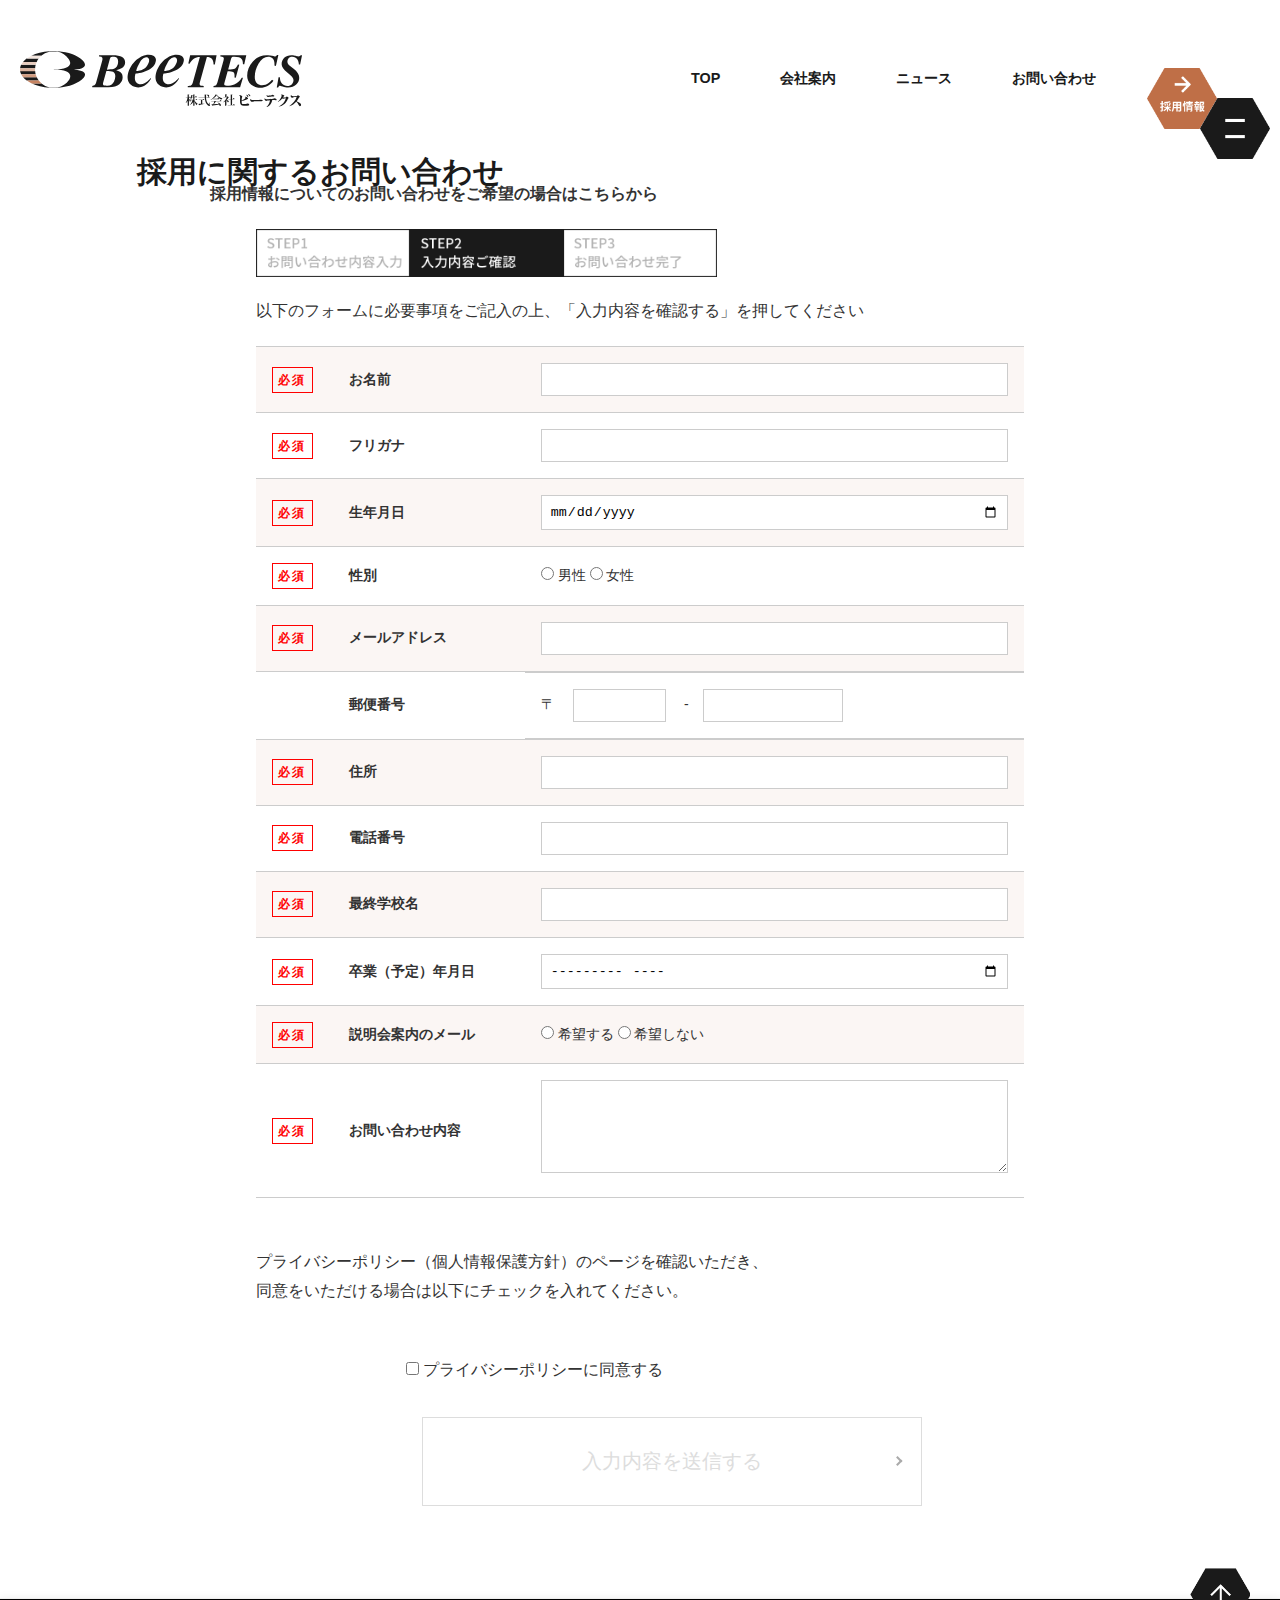
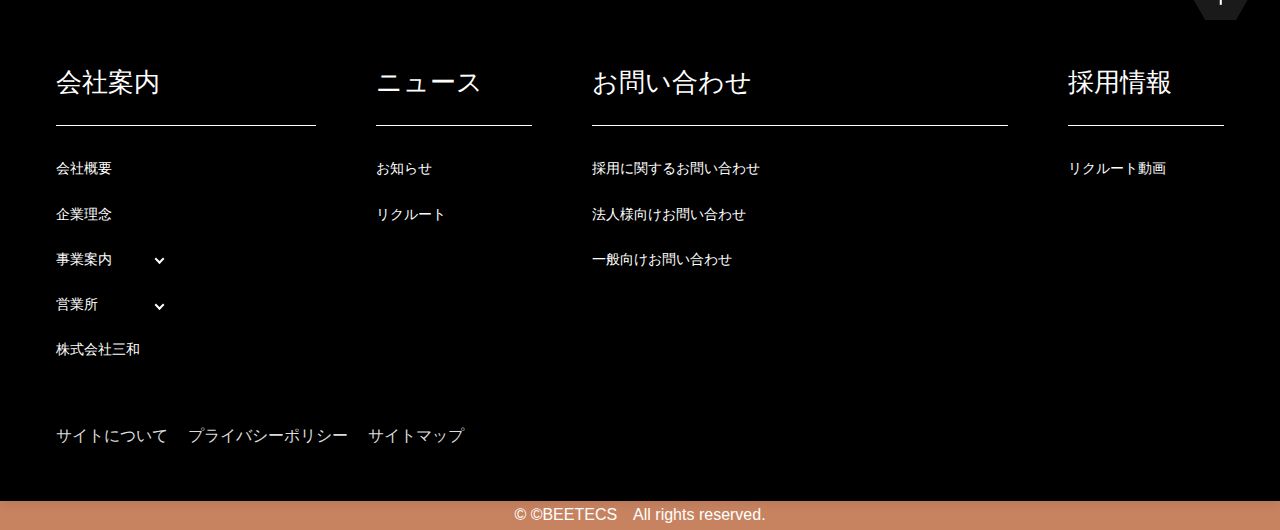
<file: contact_step-2.html>
<!DOCTYPE html>
<html lang="ja">
<head>
<meta charset="UTF-8">
<meta name="viewport" content="width=device-width, initial-scale=1.0">
<meta name="robots" content="noindex, nofollow">
<title>ビーテクス｜お問い合わせ　確認</title>
<link rel="stylesheet" href="assets/css/config.css">
<link rel="stylesheet" href="assets/css/style.css">
<link rel="stylesheet" href="assets/css/company.css">
<link rel="stylesheet" href="assets/css/office.css">
<link rel="stylesheet" href="assets/css/recruit.css">
<link rel="stylesheet" href="assets/css/business.css">
<link rel="stylesheet" href="assets/css/others.css">
<link rel="stylesheet" href="assets/css/slick-theme.css">
<link rel="stylesheet" href="assets/css/slick.css">
<!-- FontAwesome CDN（サブメニュー用アイコン） -->
<link rel="stylesheet" href="https://cdnjs.cloudflare.com/ajax/libs/font-awesome/6.5.0/css/all.min.css">
</head>

<body id="contact-1">
<header id="header">
  <div class="header__breadcrumb-wrap pc-block" style="visibility: hidden;">
    <div class="header__breadcrumb">TOP　＞　〇〇〇〇</div>
  </div>
  <div class="wrap">
    <div class="logo"> <a href="#"><img src="assets/img/common/logo.svg" alt="ロゴ"></a> </div>
    <nav id="global-nav">
      <ul id="menu">
        <li><a href="#">TOP</a></li>
        <li><a href="#">会社案内</a></li>
        <li><a href="#">ニュース</a></li>
        <li><a href="#">お問い合わせ</a></li>
      </ul>
    </nav>
    <div class="recruit"><a href="#"><img src="assets/img/common/recruit_icon.png" alt="" class="" /></a></div>
    
    <!-- ハンバーガー -->
    <div id="hamburger">
      <div class="icon"> <img src="assets/img/common/ham-open.png" alt="ハンバーガーアイコン" class="hamburger-icon open" /> <img src="assets/img/common/ham-close.png" alt="ハンバーガーアイコン" class="hamburger-icon close" /> </div>
      <div id="hamburger-nav">
        <div class="menu-cnt inner-1200">
          <ul class="menu">
            <li class="title"><a href="#">会社案内</a></li>
            <li><a href="#">会社概要</a></li>
            <li><a href="#">企業理念</a></li>
            <li class="accordion-item">
              <div class="accordion-header">事業案内 </div>
              <div class="accordion-content"> <a href="#">事業案内1</a> <a href="#">事業案内2</a> </div>
            </li>
            <li class="accordion-item">
              <p class="accordion-header">営業所</p>
              <div class="accordion-content"> <a href="#">営業所1</a> <a href="#">営業所2</a> </div>
            </li>
            <li><a href="#">株式会社三和</a></li>
          </ul>
          <ul class="menu">
            <li class="title"><a href="#">ニュース</a></li>
            <li><a href="#">お知らせ</a></li>
            <li><a href="#">リクルート</a></li>
          </ul>
          <ul class="menu">
            <li class="title"><a href="#">お問い合わせ</a></li>
            <li><a href="#">採用に関するお問い合わせ</a></li>
            <li><a href="#">法人様向けお問い合わせ</a></li>
            <li><a href="#">一般向けお問い合わせ</a></li>
          </ul>
          <ul class="menu">
            <li class="title"><a href="#">採用情報</a></li>
            <li><a href="#">リクルート動画</a></li>
          </ul>
        </div>
        <div class="link-cnt inner-1200"><a href="#">サイトについて</a><a href="#">プライバシーポリシー</a><a href="#">サイトマップ</a></div>
      </div>
    </div>
  </div>
</header>

<!-- mv -->
<section class="kv">
  <div class="kv-img"> </div>
  <div class="kv-cnt">
    <div class="header__breadcrumb-wrap pc-block" style="visibility: hidden;">
      <div class="header__breadcrumb">2025.00.00　|　リクルート</div>
    </div>
    <p class="font-wb">採用に関するお問い合わせ</p>
     </div>
</section>
<section class="contact-sec">
<div class="contact-cnt inner-900">
  <div class="contact-txt">
  <p class="font-wb">採用情報についてのお問い合わせをご希望の場合はこちらから</p>
  </div>
<div class="inner-800">
  <div class="contact-btn"><img src="assets/img/contact/contact_step2.png" alt=""></div>
<p>以下のフォームに必要事項をご記入の上、「入力内容を確認する」を押してください</p>

<form action="#" method="post">
  <table class="table-contact">
    <tr>
      <th><span>必須</span></th>
      <th class="required">お名前</th>
      <td><input type="text" name="name" required></td>
    </tr>
    <tr>
      <th><span>必須</span></th>
      <th class="required">フリガナ</th>
      <td><input type="text" name="furigana" required></td>
    </tr>
    <tr>
      <th><span>必須</span></th>
      <th>生年月日</th>
      <td><input type="date" name="birthday"></td>
    </tr>
    <tr>
      <th><span>必須</span></th>
      <th class="required">性別</th>
      <td>
        <label><input type="radio" name="gender" value="male" required> 男性</label>
        <label><input type="radio" name="gender" value="female"> 女性</label>
      </td>
    </tr>
    <tr>
      <th><span>必須</span></th>
      <th class="required">メールアドレス</th>
      <td><input type="email" name="email" required></td>
    </tr>
    <tr>
     <th></th>
      <th>郵便番号</th>
      <td class="post-number">
        〒 &emsp;<input type="text" name="zip1" size="3" maxlength="3">&emsp; -&emsp; <input type="text" name="zip2" size="4" maxlength="4">
      </td>
    </tr>
    <tr>
      <th><span>必須</span></th>
      <th class="required">住所</th>
      <td><input type="text" name="address" required></td>
    </tr>
    <tr>
      <th><span>必須</span></th>
      <th class="required">電話番号</th>
      <td><input type="tel" name="phone" required></td>
    </tr>
    <tr>
      <th><span>必須</span></th>
      <th class="required">最終学校名</th>
      <td><input type="text" name="school" required></td>
    </tr>
    <tr>
      <th><span>必須</span></th>
      <th class="required">卒業（予定）年月日</th>
      <td><input type="month" name="grad_date" required></td>
    </tr>
    <tr>
      <th><span>必須</span></th>
      <th class="required">説明会案内のメール</th>
      <td>
        <label><input type="radio" name="mail_info" value="yes" required> 希望する</label>
        <label><input type="radio" name="mail_info" value="no"> 希望しない</label>
      </td>
    </tr>
    <tr>
      <th><span>必須</span></th>
      <th class="required">お問い合わせ内容</th>
      <td><textarea name="inquiry" rows="5" required></textarea></td>
    </tr>
  </table>
 
<div class="privacy-cnt">
  <p>
    プライバシーポリシー（個人情報保護方針）のページを確認いただき、<br>
    同意をいただける場合は以下にチェックを入れてください。
  </p>
  <div class="privacy-check inner-500">
    <label>
      <input type="checkbox" name="agree" id="agree-check" required>
      プライバシーポリシーに同意する
    </label>
 
  <div class="submit-row">
   <button id="submit-btn" class="inactive" type="button">入力内容を送信する</button>
  </div>
   </div>
</div>

  
</form>

 </div>
  </div>

</section>

<!-- フッター -->
<footer id="footer">
  <div class="footer__box">
    <div id="hamburger">
      <div id="hamburger-nav">
        <div class="menu-cnt inner-1200">
          <ul class="menu">
            <li class="title"><a href="#">会社案内</a></li>
            <li><a href="#">会社概要</a></li>
            <li><a href="#">企業理念</a></li>
            <li class="accordion-item">
              <div class="accordion-header">事業案内 </div>
              <div class="accordion-content"> <a href="#">事業案内1</a> <a href="#">事業案内2</a> </div>
            </li>
            <li class="accordion-item">
              <div class="accordion-header"> 営業所</div>
              <div class="accordion-content"> <a href="#">営業所1</a> <a href="#">営業所2</a> </div>
            </li>
            <li><a href="#">株式会社三和</a></li>
          </ul>
          <ul class="menu">
            <li class="title"><a href="#">ニュース</a></li>
            <li><a href="#">お知らせ</a></li>
            <li><a href="#">リクルート</a></li>
          </ul>
          <ul class="menu">
            <li class="title"><a href="#">お問い合わせ</a></li>
            <li><a href="#">採用に関するお問い合わせ</a></li>
            <li><a href="#">法人様向けお問い合わせ</a></li>
            <li><a href="#">一般向けお問い合わせ</a></li>
          </ul>
          <ul class="menu">
            <li class="title"><a href="#">採用情報</a></li>
            <li><a href="#">リクルート動画</a></li>
          </ul>
        </div>
        <div class="link-cnt inner-1200"><a href="#">サイトについて</a><a href="#">プライバシーポリシー</a><a href="#">サイトマップ</a></div>
      </div>
    </div>
  </div>
  <p class="footer-copy txt-center">&copy; ©BEETECS　All rights reserved.</p>
  <div class="to-top"> <img src="assets/img/common/to-top.png" alt="トップに戻る"> </div>
</footer>
<script src="https://ajax.googleapis.com/ajax/libs/jquery/3.6.1/jquery.min.js"></script> 
<script src="assets/js/main.js"></script> 
<script src="assets/js/slick.js"></script>
</body>
</html>
</file>
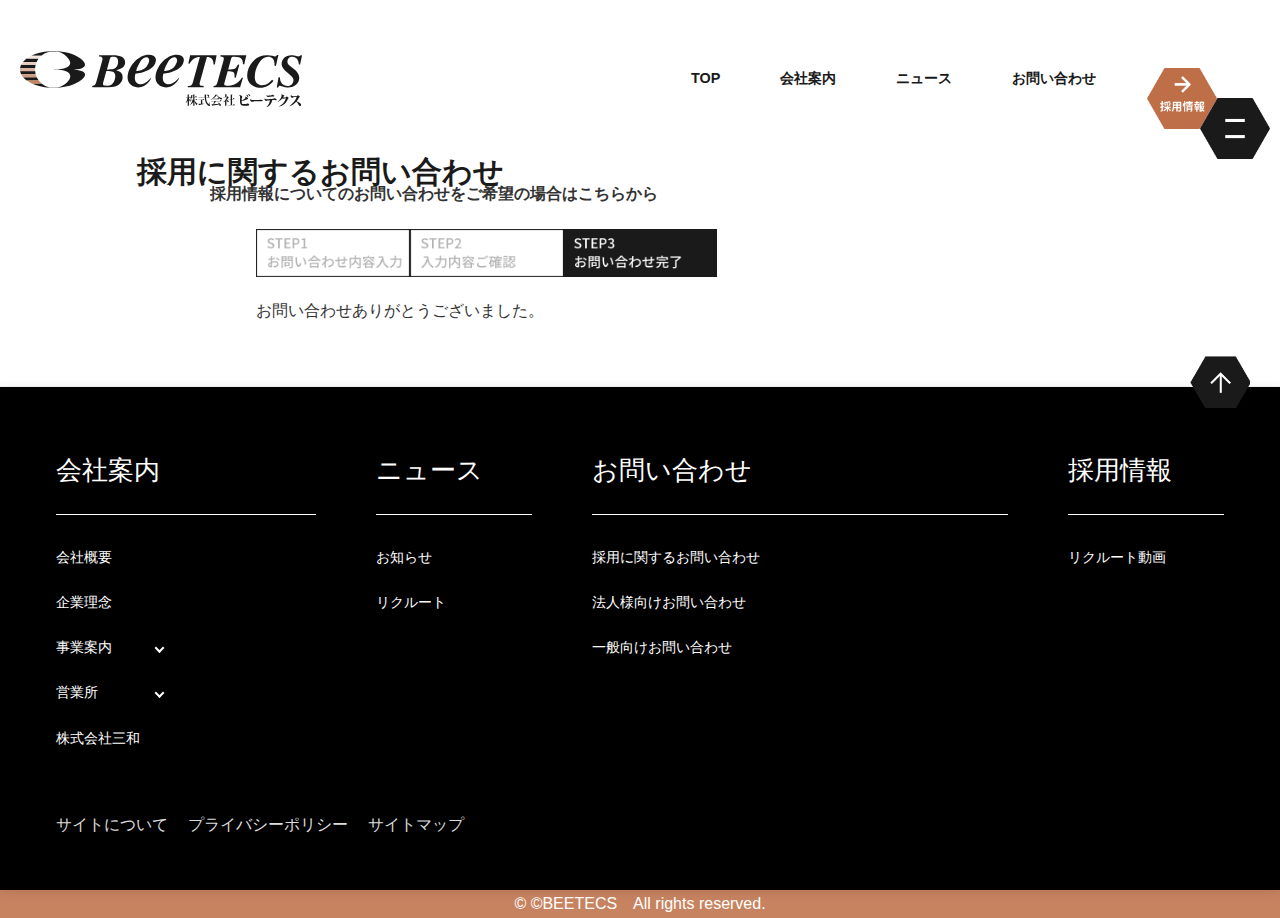
<file: contact_step-3.html>
<!DOCTYPE html>
<html lang="ja">
<head>
<meta charset="UTF-8">
<meta name="viewport" content="width=device-width, initial-scale=1.0">
<meta name="robots" content="noindex, nofollow">
<title>ビーテクス｜お問い合わせ　完了</title>
<link rel="stylesheet" href="assets/css/config.css">
<link rel="stylesheet" href="assets/css/style.css">
<link rel="stylesheet" href="assets/css/company.css">
<link rel="stylesheet" href="assets/css/office.css">
<link rel="stylesheet" href="assets/css/recruit.css">
<link rel="stylesheet" href="assets/css/business.css">
<link rel="stylesheet" href="assets/css/others.css">
<link rel="stylesheet" href="assets/css/slick-theme.css">
<link rel="stylesheet" href="assets/css/slick.css">
<!-- FontAwesome CDN（サブメニュー用アイコン） -->
<link rel="stylesheet" href="https://cdnjs.cloudflare.com/ajax/libs/font-awesome/6.5.0/css/all.min.css">
</head>

<body id="contact-1">
<header id="header">
  <div class="header__breadcrumb-wrap pc-block" style="visibility: hidden;">
    <div class="header__breadcrumb">TOP　＞　〇〇〇〇</div>
  </div>
  <div class="wrap">
    <div class="logo"> <a href="#"><img src="assets/img/common/logo.svg" alt="ロゴ"></a> </div>
    <nav id="global-nav">
      <ul id="menu">
        <li><a href="#">TOP</a></li>
        <li><a href="#">会社案内</a></li>
        <li><a href="#">ニュース</a></li>
        <li><a href="#">お問い合わせ</a></li>
      </ul>
    </nav>
    <div class="recruit"><a href="#"><img src="assets/img/common/recruit_icon.png" alt="" class="" /></a></div>
    
    <!-- ハンバーガー -->
    <div id="hamburger">
      <div class="icon"> <img src="assets/img/common/ham-open.png" alt="ハンバーガーアイコン" class="hamburger-icon open" /> <img src="assets/img/common/ham-close.png" alt="ハンバーガーアイコン" class="hamburger-icon close" /> </div>
      <div id="hamburger-nav">
        <div class="menu-cnt inner-1200">
          <ul class="menu">
            <li class="title"><a href="#">会社案内</a></li>
            <li><a href="#">会社概要</a></li>
            <li><a href="#">企業理念</a></li>
            <li class="accordion-item">
              <div class="accordion-header">事業案内 </div>
              <div class="accordion-content"> <a href="#">事業案内1</a> <a href="#">事業案内2</a> </div>
            </li>
            <li class="accordion-item">
              <p class="accordion-header">営業所</p>
              <div class="accordion-content"> <a href="#">営業所1</a> <a href="#">営業所2</a> </div>
            </li>
            <li><a href="#">株式会社三和</a></li>
          </ul>
          <ul class="menu">
            <li class="title"><a href="#">ニュース</a></li>
            <li><a href="#">お知らせ</a></li>
            <li><a href="#">リクルート</a></li>
          </ul>
          <ul class="menu">
            <li class="title"><a href="#">お問い合わせ</a></li>
            <li><a href="#">採用に関するお問い合わせ</a></li>
            <li><a href="#">法人様向けお問い合わせ</a></li>
            <li><a href="#">一般向けお問い合わせ</a></li>
          </ul>
          <ul class="menu">
            <li class="title"><a href="#">採用情報</a></li>
            <li><a href="#">リクルート動画</a></li>
          </ul>
        </div>
        <div class="link-cnt inner-1200"><a href="#">サイトについて</a><a href="#">プライバシーポリシー</a><a href="#">サイトマップ</a></div>
      </div>
    </div>
  </div>
</header>

<!-- mv -->
<section class="kv">
  <div class="kv-img"> </div>
  <div class="kv-cnt">
    <div class="header__breadcrumb-wrap pc-block" style="visibility: hidden;">
      <div class="header__breadcrumb">2025.00.00　|　リクルート</div>
    </div>
    <p class="font-wb">採用に関するお問い合わせ</p>
     </div>
</section>
<section class="contact-sec">
<div class="contact-cnt inner-900">
  <div class="contact-txt">
  <p class="font-wb">採用情報についてのお問い合わせをご希望の場合はこちらから</p>
  </div>
<div class="inner-800">
  <div class="contact-btn"><img src="assets/img/contact/contact_step3.png" alt=""></div>
<p>お問い合わせありがとうございました。</p>

<!--
<form action="#" method="post">
  <table class="table-contact">
    <tr>
      <th><span>必須</span></th>
      <th class="required">お名前</th>
      <td><input type="text" name="name" required></td>
    </tr>
    <tr>
      <th><span>必須</span></th>
      <th class="required">フリガナ</th>
      <td><input type="text" name="furigana" required></td>
    </tr>
    <tr>
      <th><span>必須</span></th>
      <th>生年月日</th>
      <td><input type="date" name="birthday"></td>
    </tr>
    <tr>
      <th><span>必須</span></th>
      <th class="required">性別</th>
      <td>
        <label><input type="radio" name="gender" value="male" required> 男性</label>
        <label><input type="radio" name="gender" value="female"> 女性</label>
      </td>
    </tr>
    <tr>
      <th><span>必須</span></th>
      <th class="required">メールアドレス</th>
      <td><input type="email" name="email" required></td>
    </tr>
    <tr>
     <th></th>
      <th>郵便番号</th>
      <td class="post-number">
        〒 &emsp;<input type="text" name="zip1" size="3" maxlength="3">&emsp; -&emsp; <input type="text" name="zip2" size="4" maxlength="4">
      </td>
    </tr>
    <tr>
      <th><span>必須</span></th>
      <th class="required">住所</th>
      <td><input type="text" name="address" required></td>
    </tr>
    <tr>
      <th><span>必須</span></th>
      <th class="required">電話番号</th>
      <td><input type="tel" name="phone" required></td>
    </tr>
    <tr>
      <th><span>必須</span></th>
      <th class="required">最終学校名</th>
      <td><input type="text" name="school" required></td>
    </tr>
    <tr>
      <th><span>必須</span></th>
      <th class="required">卒業（予定）年月日</th>
      <td><input type="month" name="grad_date" required></td>
    </tr>
    <tr>
      <th><span>必須</span></th>
      <th class="required">説明会案内のメール</th>
      <td>
        <label><input type="radio" name="mail_info" value="yes" required> 希望する</label>
        <label><input type="radio" name="mail_info" value="no"> 希望しない</label>
      </td>
    </tr>
    <tr>
      <th><span>必須</span></th>
      <th class="required">お問い合わせ内容</th>
      <td><textarea name="inquiry" rows="5" required></textarea></td>
    </tr>
  </table>
 
<div class="privacy-cnt">
  <p>
    プライバシーポリシー（個人情報保護方針）のページを確認いただき、<br>
    同意をいただける場合は以下にチェックを入れてください。
  </p>
  <div class="privacy-check inner-500">
    <label>
      <input type="checkbox" name="agree" id="agree-check" required>
      プライバシーポリシーに同意する
    </label>
  </div>
  <div class="submit-row">
    <button id="submit-btn" type="button" disabled>入力内容を送信する</button>
  </div>
</div>

  
</form>
-->

 </div>
  </div>

</section>

<!-- フッター -->
<footer id="footer">
  <div class="footer__box">
    <div id="hamburger">
      <div id="hamburger-nav">
        <div class="menu-cnt inner-1200">
          <ul class="menu">
            <li class="title"><a href="#">会社案内</a></li>
            <li><a href="#">会社概要</a></li>
            <li><a href="#">企業理念</a></li>
            <li class="accordion-item">
              <div class="accordion-header">事業案内 </div>
              <div class="accordion-content"> <a href="#">事業案内1</a> <a href="#">事業案内2</a> </div>
            </li>
            <li class="accordion-item">
              <div class="accordion-header"> 営業所</div>
              <div class="accordion-content"> <a href="#">営業所1</a> <a href="#">営業所2</a> </div>
            </li>
            <li><a href="#">株式会社三和</a></li>
          </ul>
          <ul class="menu">
            <li class="title"><a href="#">ニュース</a></li>
            <li><a href="#">お知らせ</a></li>
            <li><a href="#">リクルート</a></li>
          </ul>
          <ul class="menu">
            <li class="title"><a href="#">お問い合わせ</a></li>
            <li><a href="#">採用に関するお問い合わせ</a></li>
            <li><a href="#">法人様向けお問い合わせ</a></li>
            <li><a href="#">一般向けお問い合わせ</a></li>
          </ul>
          <ul class="menu">
            <li class="title"><a href="#">採用情報</a></li>
            <li><a href="#">リクルート動画</a></li>
          </ul>
        </div>
        <div class="link-cnt inner-1200"><a href="#">サイトについて</a><a href="#">プライバシーポリシー</a><a href="#">サイトマップ</a></div>
      </div>
    </div>
  </div>
  <p class="footer-copy txt-center">&copy; ©BEETECS　All rights reserved.</p>
  <div class="to-top"> <img src="assets/img/common/to-top.png" alt="トップに戻る"> </div>
</footer>
<script src="https://ajax.googleapis.com/ajax/libs/jquery/3.6.1/jquery.min.js"></script> 
<script src="assets/js/main.js"></script> 
<script src="assets/js/slick.js"></script>
</body>
</html>
</file>
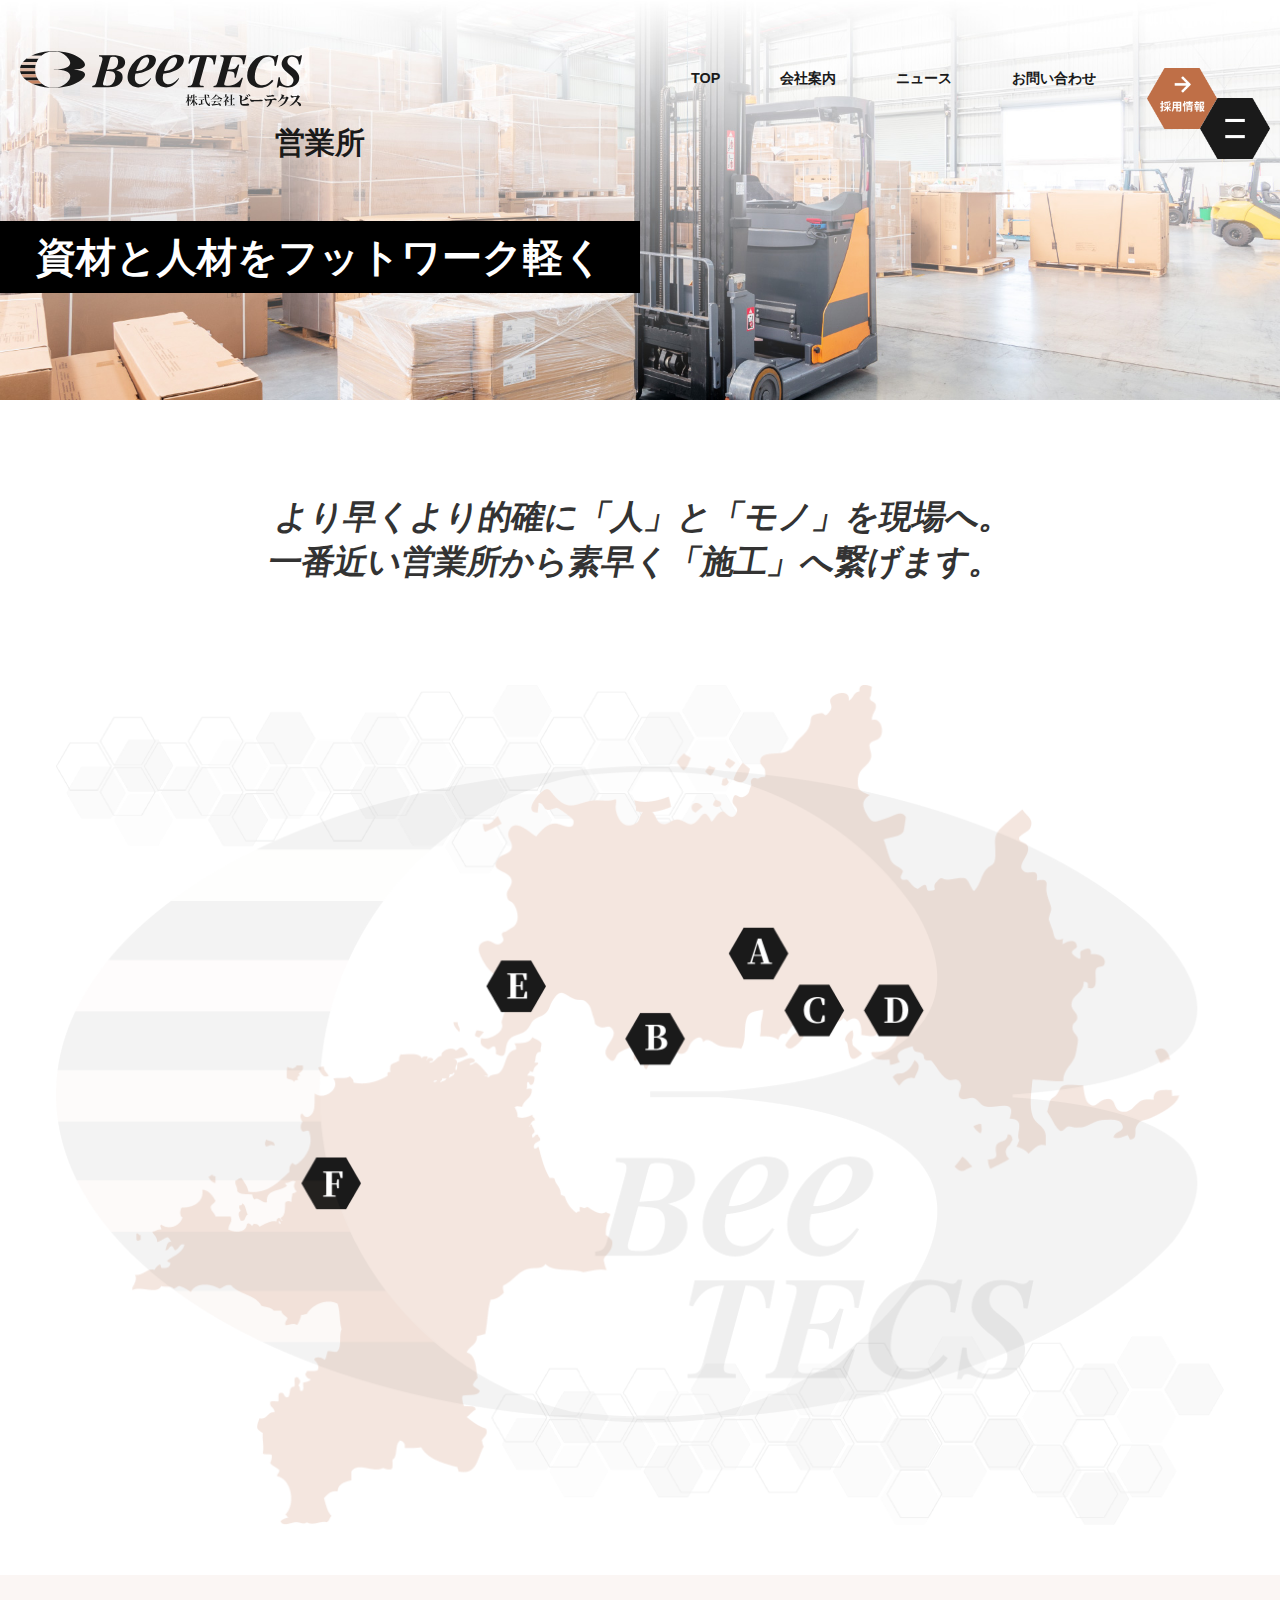
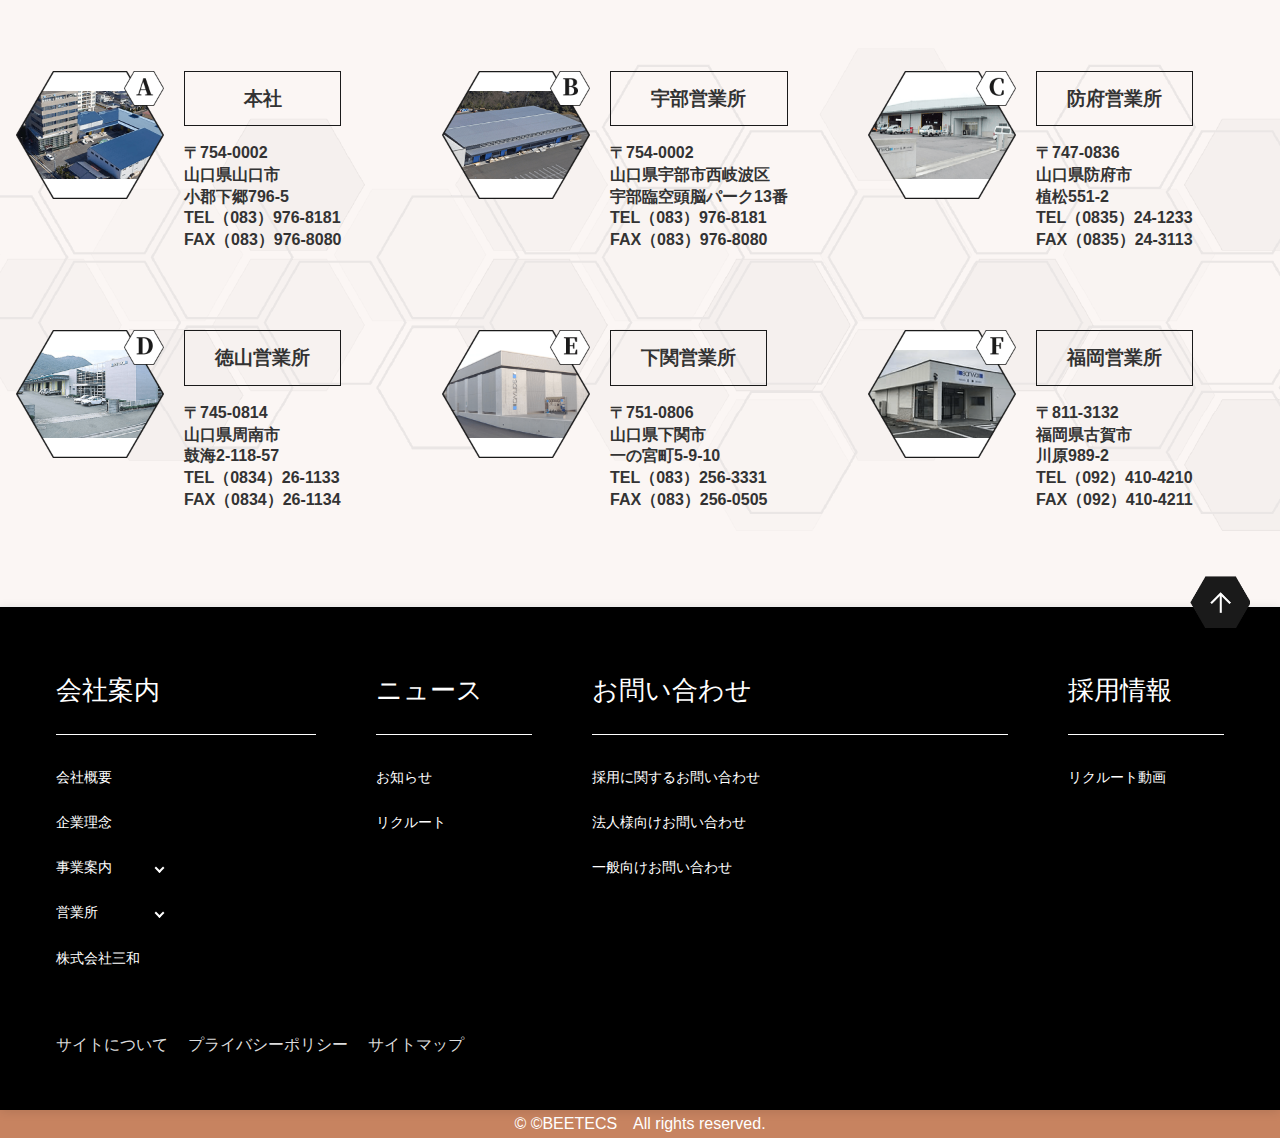
<file: office.html>
<!DOCTYPE html>
<html lang="ja">
<head>
<meta charset="UTF-8">
<meta name="viewport" content="width=device-width, initial-scale=1.0">
<meta name="robots" content="noindex, nofollow">
<title>ビーテクス｜営業所</title>
<link rel="stylesheet" href="assets/css/config.css">
<link rel="stylesheet" href="assets/css/style.css">
<link rel="stylesheet" href="assets/css/recruit.css">
<link rel="stylesheet" href="assets/css/office.css">  
<link rel="stylesheet" href="assets/css/company.css">  
<link rel="stylesheet" href="assets/css/business.css"> 
<link rel="stylesheet" href="assets/css/others.css">
<link rel="stylesheet" href="assets/css/slick-theme.css">
<link rel="stylesheet" href="assets/css/slick.css">
<!-- FontAwesome CDN（サブメニュー用アイコン） -->
<link rel="stylesheet" href="https://cdnjs.cloudflare.com/ajax/libs/font-awesome/6.5.0/css/all.min.css">
</head>

<body id="office">
<header id="header">
  <div class="header__breadcrumb-wrap pc-block" style="visibility: hidden;">
  <div class="header__breadcrumb">TOP　＞　〇〇〇〇</div>
  </div>
  <div class="wrap">
    <div class="logo"> <a href="#"><img src="assets/img/common/logo.svg" alt="ロゴ"></a> </div>
    <nav id="global-nav">
      <ul id="menu">
        <li><a href="#">TOP</a></li>
        <li><a href="#">会社案内</a></li>
        <li><a href="#">ニュース</a></li>
        <li><a href="#">お問い合わせ</a></li>
      </ul>
    </nav>
    <div class="recruit"><a href="#"><img src="assets/img/common/recruit_icon.png" alt="" class="" /></a></div>
    
    <!-- ハンバーガー -->
    <div id="hamburger">
      <div class="icon"> <img src="assets/img/common/ham-open.png" alt="ハンバーガーアイコン" class="hamburger-icon open" /> <img src="assets/img/common/ham-close.png" alt="ハンバーガーアイコン" class="hamburger-icon close" /> </div>
      <div id="hamburger-nav">
        <div class="menu-cnt inner-1200">
          <ul class="menu">
            <li class="title"><a href="#">会社案内</a></li>
            <li><a href="#">会社概要</a></li>
            <li><a href="#">企業理念</a></li>
            <li class="accordion-item">
              <div class="accordion-header">事業案内 </div>
              <div class="accordion-content"> <a href="#">事業案内1</a> <a href="#">事業案内2</a> </div>
            </li>
            <li class="accordion-item">
              <p class="accordion-header">営業所</p>
              <div class="accordion-content"> <a href="#">営業所1</a> <a href="#">営業所2</a> </div>
            </li>
            <li><a href="#">株式会社三和</a></li>
          </ul>
          <ul class="menu">
            <li class="title"><a href="#">ニュース</a></li>
            <li><a href="#">お知らせ</a></li>
            <li><a href="#">リクルート</a></li>
          </ul>
          <ul class="menu">
            <li class="title"><a href="#">お問い合わせ</a></li>
            <li><a href="#">採用に関するお問い合わせ</a></li>
            <li><a href="#">法人様向けお問い合わせ</a></li>
            <li><a href="#">一般向けお問い合わせ</a></li>
          </ul>
          <ul class="menu">
            <li class="title"><a href="#">採用情報</a></li>
            <li><a href="#">リクルート動画</a></li>
          </ul>
        </div>
        <div class="link-cnt inner-1200"><a href="#">サイトについて</a><a href="#">プライバシーポリシー</a><a href="#">サイトマップ</a></div>
      </div>
    </div>
  </div>
</header>

<!-- mv -->
<section class="kv">
  <div class="kv-img"> <img src="assets/img/office/kv_office-pc.jpg" alt="キービジュアル画像"> </div>
  <div class="kv-cnt">
    <p class="font-wb">営業所</p>
    <h1 class="font-wb">資材と人材をフットワーク軽く</h1>
  </div>
</section>
      <div class="header__breadcrumb-wrap pc-block" style="visibility: hidden;">
    <div class="header__breadcrumb">TOP　＞　〇〇〇〇</div>
    </div>
<section class="office-sec">
  <div class="office-sec-cnt inner-1200">
    <h2 class="font-wb txt-center lh1_135">より早くより的確に「人」と「モノ」を現場へ。<br>一番近い営業所から素早く「施工」へ繋げます。</h2>
    <div class="office-sec-lead">
      <div class="office-sec-img"><img src="assets/img/office/office_center_img-pc.png" alt=""></div>
    </div>
  </div>

<div class="office-detail-cnt">
<div class="office-detail-in inner-1350">
<div class="detail-item">
<div class="item-01">
<div class="item-img"><img src="assets/img/office/office_main.png" alt=""> </div>
<div class="item-txt"><h3>本社</h3><p class="font-wb lh1_135">〒754-0002<br>
山口県山口市<br>
小郡下郷796-5<br>
TEL（083）976-8181<br>
FAX（083）976-8080<br></p>
</div>
</div>
</div>
  
<div class="detail-item">
<div class="item-01">
<div class="item-img"><img src="assets/img/office/office_ube.png" alt=""> </div>
<div class="item-txt"><h3>宇部営業所</h3><p class="font-wb lh1_135">〒754-0002<br>
山口県宇部市西岐波区<br>
宇部臨空頭脳パーク13番<br>
TEL（083）976-8181<br>
FAX（083）976-8080</p>
</div>
</div>
</div>
  
<div class="detail-item">
<div class="item-01">
<div class="item-img"><img src="assets/img/office/office_houfu.png" alt=""> </div>
<div class="item-txt"><h3>防府営業所</h3><p class="font-wb lh1_135">〒747-0836<br>
山口県防府市<br>
植松551-2<br>
TEL（0835）24-1233<br>
FAX（0835）24-3113</p>
</div>
</div>
</div>
  
<div class="detail-item">
<div class="item-01">
<div class="item-img"><img src="assets/img/office/office_tokuyama.png" alt=""> </div>
<div class="item-txt"><h3>徳山営業所</h3><p class="font-wb lh1_135">〒745-0814<br>
山口県周南市<br>
鼓海2-118-57<br>
TEL（0834）26-1133<br>
FAX（0834）26-1134</p>
</div>
</div>
</div>
  
<div class="detail-item">
<div class="item-01">
<div class="item-img"><img src="assets/img/office/office_shimonoseki.png" alt=""> </div>
<div class="item-txt"><h3>下関営業所</h3><p class="font-wb lh1_135">〒751-0806<br>
山口県下関市<br>
一の宮町5-9-10<br>
TEL（083）256-3331<br>
FAX（083）256-0505</p>
</div>
</div>
</div>
  
<div class="detail-item">
<div class="item-01">
<div class="item-img"><img src="assets/img/office/office_fukuoka.png" alt=""> </div>
<div class="item-txt"><h3>福岡営業所</h3><p class="font-wb lh1_135">〒811-3132<br>
福岡県古賀市<br>
川原989-2<br>
TEL（092）410-4210<br>
FAX（092）410-4211</p>
</div>
</div>
</div>
  
  
  

</div>
 </div> 
  
  
</div>
</section>


<!-- フッター -->
<footer id="footer">
  <div class="footer__box">
    <div id="hamburger">
      <div id="hamburger-nav">
        <div class="menu-cnt inner-1200">
          <ul class="menu">
            <li class="title"><a href="#">会社案内</a></li>
            <li><a href="#">会社概要</a></li>
            <li><a href="#">企業理念</a></li>
            <li class="accordion-item">
              <div class="accordion-header">事業案内 </div>
              <div class="accordion-content"> <a href="#">事業案内1</a> <a href="#">事業案内2</a> </div>
            </li>
            <li class="accordion-item">
              <div class="accordion-header"> 営業所</div>
              <div class="accordion-content"> <a href="#">営業所1</a> <a href="#">営業所2</a> </div>
            </li>
            <li><a href="#">株式会社三和</a></li>
          </ul>
          <ul class="menu">
            <li class="title"><a href="#">ニュース</a></li>
            <li><a href="#">お知らせ</a></li>
            <li><a href="#">リクルート</a></li>
          </ul>
          <ul class="menu">
            <li class="title"><a href="#">お問い合わせ</a></li>
            <li><a href="#">採用に関するお問い合わせ</a></li>
            <li><a href="#">法人様向けお問い合わせ</a></li>
            <li><a href="#">一般向けお問い合わせ</a></li>
          </ul>
          <ul class="menu">
            <li class="title"><a href="#">採用情報</a></li>
            <li><a href="#">リクルート動画</a></li>
          </ul>
        </div>
        <div class="link-cnt inner-1200"><a href="#">サイトについて</a><a href="#">プライバシーポリシー</a><a href="#">サイトマップ</a></div>
      </div>
    </div>
  </div>
  <p class="footer-copy txt-center">&copy; ©BEETECS　All rights reserved.</p>
  <div class="to-top"> <img src="assets/img/common/to-top.png" alt="トップに戻る"> </div>
</footer>
<script src="https://ajax.googleapis.com/ajax/libs/jquery/3.6.1/jquery.min.js"></script> 
<script src="assets/js/main.js"></script> 
<script src="assets/js/slick.js"></script>
</body>
</html>
</file>
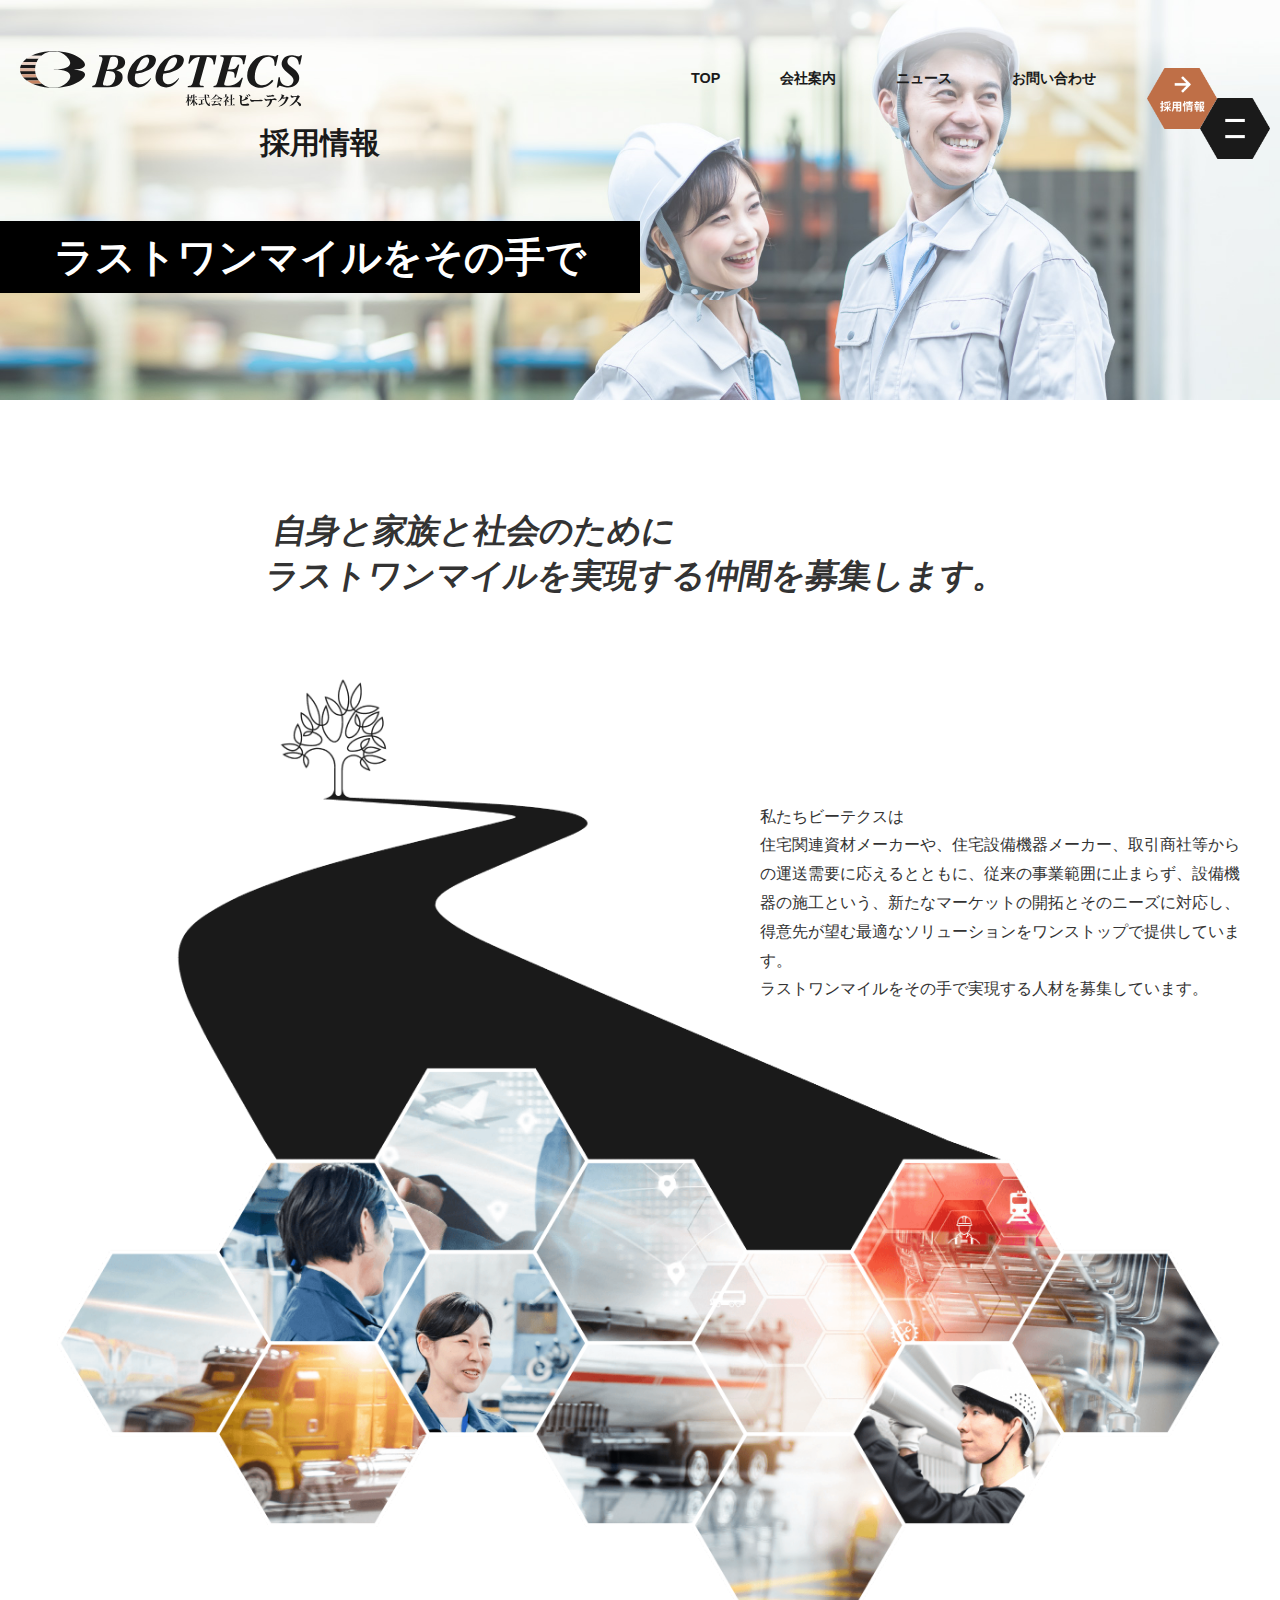
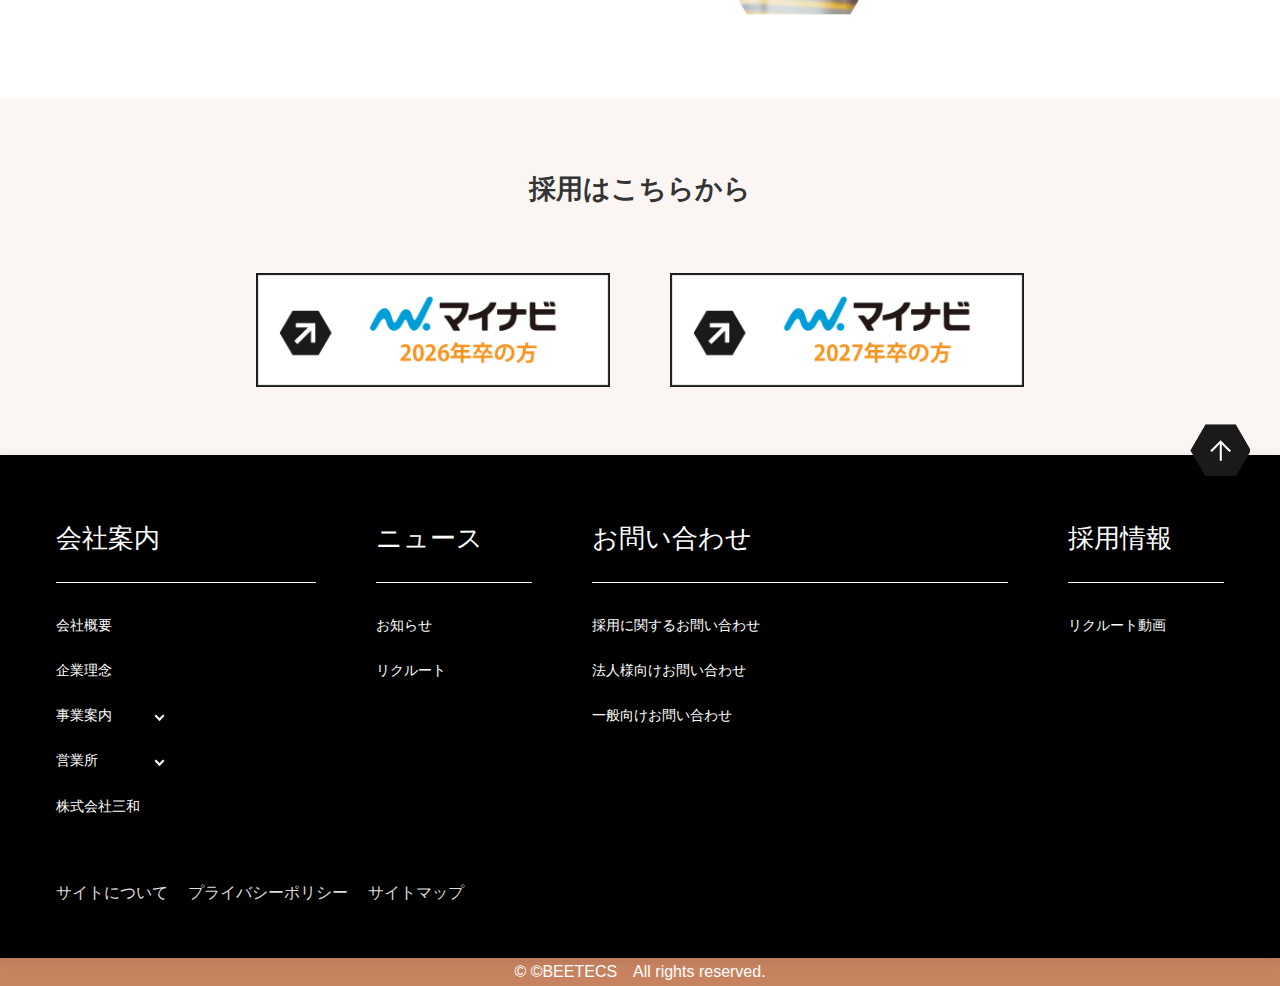
<file: recruit.html>
<!DOCTYPE html>
<html lang="ja">
<head>
<meta charset="UTF-8">
<meta name="viewport" content="width=device-width, initial-scale=1.0">
<meta name="robots" content="noindex, nofollow">
<title>ビーテクス｜採用情報</title>
<link rel="stylesheet" href="assets/css/config.css">
<link rel="stylesheet" href="assets/css/style.css">
<link rel="stylesheet" href="assets/css/company.css">
<link rel="stylesheet" href="assets/css/office.css">  
<link rel="stylesheet" href="assets/css/recruit.css">  
<link rel="stylesheet" href="assets/css/business.css">     
<link rel="stylesheet" href="assets/css/others.css">
<link rel="stylesheet" href="assets/css/slick-theme.css">
<link rel="stylesheet" href="assets/css/slick.css">
<!-- FontAwesome CDN（サブメニュー用アイコン） -->
<link rel="stylesheet" href="https://cdnjs.cloudflare.com/ajax/libs/font-awesome/6.5.0/css/all.min.css">
</head>

<body id="recruit">
<header id="header">
  <div class="header__breadcrumb-wrap pc-block" style="visibility: hidden;">
  <div class="header__breadcrumb">TOP　＞　〇〇〇〇</div>
  </div>
  <div class="wrap">
    <div class="logo"> <a href="#"><img src="assets/img/common/logo.svg" alt="ロゴ"></a> </div>
    <nav id="global-nav">
      <ul id="menu">
        <li><a href="#">TOP</a></li>
        <li><a href="#">会社案内</a></li>
        <li><a href="#">ニュース</a></li>
        <li><a href="#">お問い合わせ</a></li>
      </ul>
    </nav>
    <div class="recruit"><a href="#"><img src="assets/img/common/recruit_icon.png" alt="" class="" /></a></div>
    
    <!-- ハンバーガー -->
    <div id="hamburger">
      <div class="icon"> <img src="assets/img/common/ham-open.png" alt="ハンバーガーアイコン" class="hamburger-icon open" /> <img src="assets/img/common/ham-close.png" alt="ハンバーガーアイコン" class="hamburger-icon close" /> </div>
      <div id="hamburger-nav">
        <div class="menu-cnt inner-1200">
          <ul class="menu">
            <li class="title"><a href="#">会社案内</a></li>
            <li><a href="#">会社概要</a></li>
            <li><a href="#">企業理念</a></li>
            <li class="accordion-item">
              <div class="accordion-header">事業案内 </div>
              <div class="accordion-content"> <a href="#">事業案内1</a> <a href="#">事業案内2</a> </div>
            </li>
            <li class="accordion-item">
              <p class="accordion-header">営業所</p>
              <div class="accordion-content"> <a href="#">営業所1</a> <a href="#">営業所2</a> </div>
            </li>
            <li><a href="#">株式会社三和</a></li>
          </ul>
          <ul class="menu">
            <li class="title"><a href="#">ニュース</a></li>
            <li><a href="#">お知らせ</a></li>
            <li><a href="#">リクルート</a></li>
          </ul>
          <ul class="menu">
            <li class="title"><a href="#">お問い合わせ</a></li>
            <li><a href="#">採用に関するお問い合わせ</a></li>
            <li><a href="#">法人様向けお問い合わせ</a></li>
            <li><a href="#">一般向けお問い合わせ</a></li>
          </ul>
          <ul class="menu">
            <li class="title"><a href="#">採用情報</a></li>
            <li><a href="#">リクルート動画</a></li>
          </ul>
        </div>
        <div class="link-cnt inner-1200"><a href="#">サイトについて</a><a href="#">プライバシーポリシー</a><a href="#">サイトマップ</a></div>
      </div>
    </div>
  </div>
</header>

<!-- mv -->
<section class="kv">
  <div class="kv-img"> <img src="assets/img/recruit/kv_recruit-pc.jpg" alt="キービジュアル画像"> </div>
  <div class="kv-cnt">
    <p class="font-wb">採用情報</p>
    <h1 class="font-wb">ラストワンマイルをその手で</h1>
  </div>
</section>
      <div class="header__breadcrumb-wrap pc-block" style="visibility: hidden;">
    <div class="header__breadcrumb">TOP　＞　〇〇〇〇</div>
    </div>
<section class="recruit-sec">
  <div class="recruit-sec-cnt inner-1350">
    <h2 class="font-wb txt-left lh1_135">自身と家族と社会のために<br>ラストワンマイルを実現する仲間を募集します。</h2>
    <div class="recruit-sec-lead inner-1200">
      <div class="recruit-sec-img"><img src="assets/img/recruit/recruit_center_img-pc.png" alt=""></div>
      <p class="recruit-sec-txt txt-left">私たちビーテクスは<br>
        住宅関連資材メーカーや、住宅設備機器メーカー、取引商社等からの運送需要に応えるとともに、従来の事業範囲に止まらず、設備機器の施工という、新たなマーケットの開拓とそのニーズに対応し、得意先が望む最適なソリューションをワンストップで提供しています。<br>
        ラストワンマイルをその手で実現する人材を募集しています。</p>
    </div>
  </div>
  <div class="recruit-bnr-cnt">
    <h3 class="txt-center">採用はこちらから</h3>
    <div class="recruit-bnr-item inner-800"> <a href="#"><img src="assets/img/recruit/mynav_bnr-2026.png" alt=""></a> <a href="#"><img src="assets/img/recruit/mynav_bnr-2027.png" alt=""></a> </div>
  </div>
</section>

<!-- フッター -->
<footer id="footer">
  <div class="footer__box">
    <div id="hamburger">
      <div id="hamburger-nav">
        <div class="menu-cnt inner-1200">
          <ul class="menu">
            <li class="title"><a href="#">会社案内</a></li>
            <li><a href="#">会社概要</a></li>
            <li><a href="#">企業理念</a></li>
            <li class="accordion-item">
              <div class="accordion-header">事業案内 </div>
              <div class="accordion-content"> <a href="#">事業案内1</a> <a href="#">事業案内2</a> </div>
            </li>
            <li class="accordion-item">
              <div class="accordion-header"> 営業所</div>
              <div class="accordion-content"> <a href="#">営業所1</a> <a href="#">営業所2</a> </div>
            </li>
            <li><a href="#">株式会社三和</a></li>
          </ul>
          <ul class="menu">
            <li class="title"><a href="#">ニュース</a></li>
            <li><a href="#">お知らせ</a></li>
            <li><a href="#">リクルート</a></li>
          </ul>
          <ul class="menu">
            <li class="title"><a href="#">お問い合わせ</a></li>
            <li><a href="#">採用に関するお問い合わせ</a></li>
            <li><a href="#">法人様向けお問い合わせ</a></li>
            <li><a href="#">一般向けお問い合わせ</a></li>
          </ul>
          <ul class="menu">
            <li class="title"><a href="#">採用情報</a></li>
            <li><a href="#">リクルート動画</a></li>
          </ul>
        </div>
        <div class="link-cnt inner-1200"><a href="#">サイトについて</a><a href="#">プライバシーポリシー</a><a href="#">サイトマップ</a></div>
      </div>
    </div>
  </div>
  <p class="footer-copy txt-center">&copy; ©BEETECS　All rights reserved.</p>
  <div class="to-top"> <img src="assets/img/common/to-top.png" alt="トップに戻る"> </div>
</footer>
<script src="https://ajax.googleapis.com/ajax/libs/jquery/3.6.1/jquery.min.js"></script> 
<script src="assets/js/main.js"></script> 
<script src="assets/js/slick.js"></script>
</body>
</html>
</file>
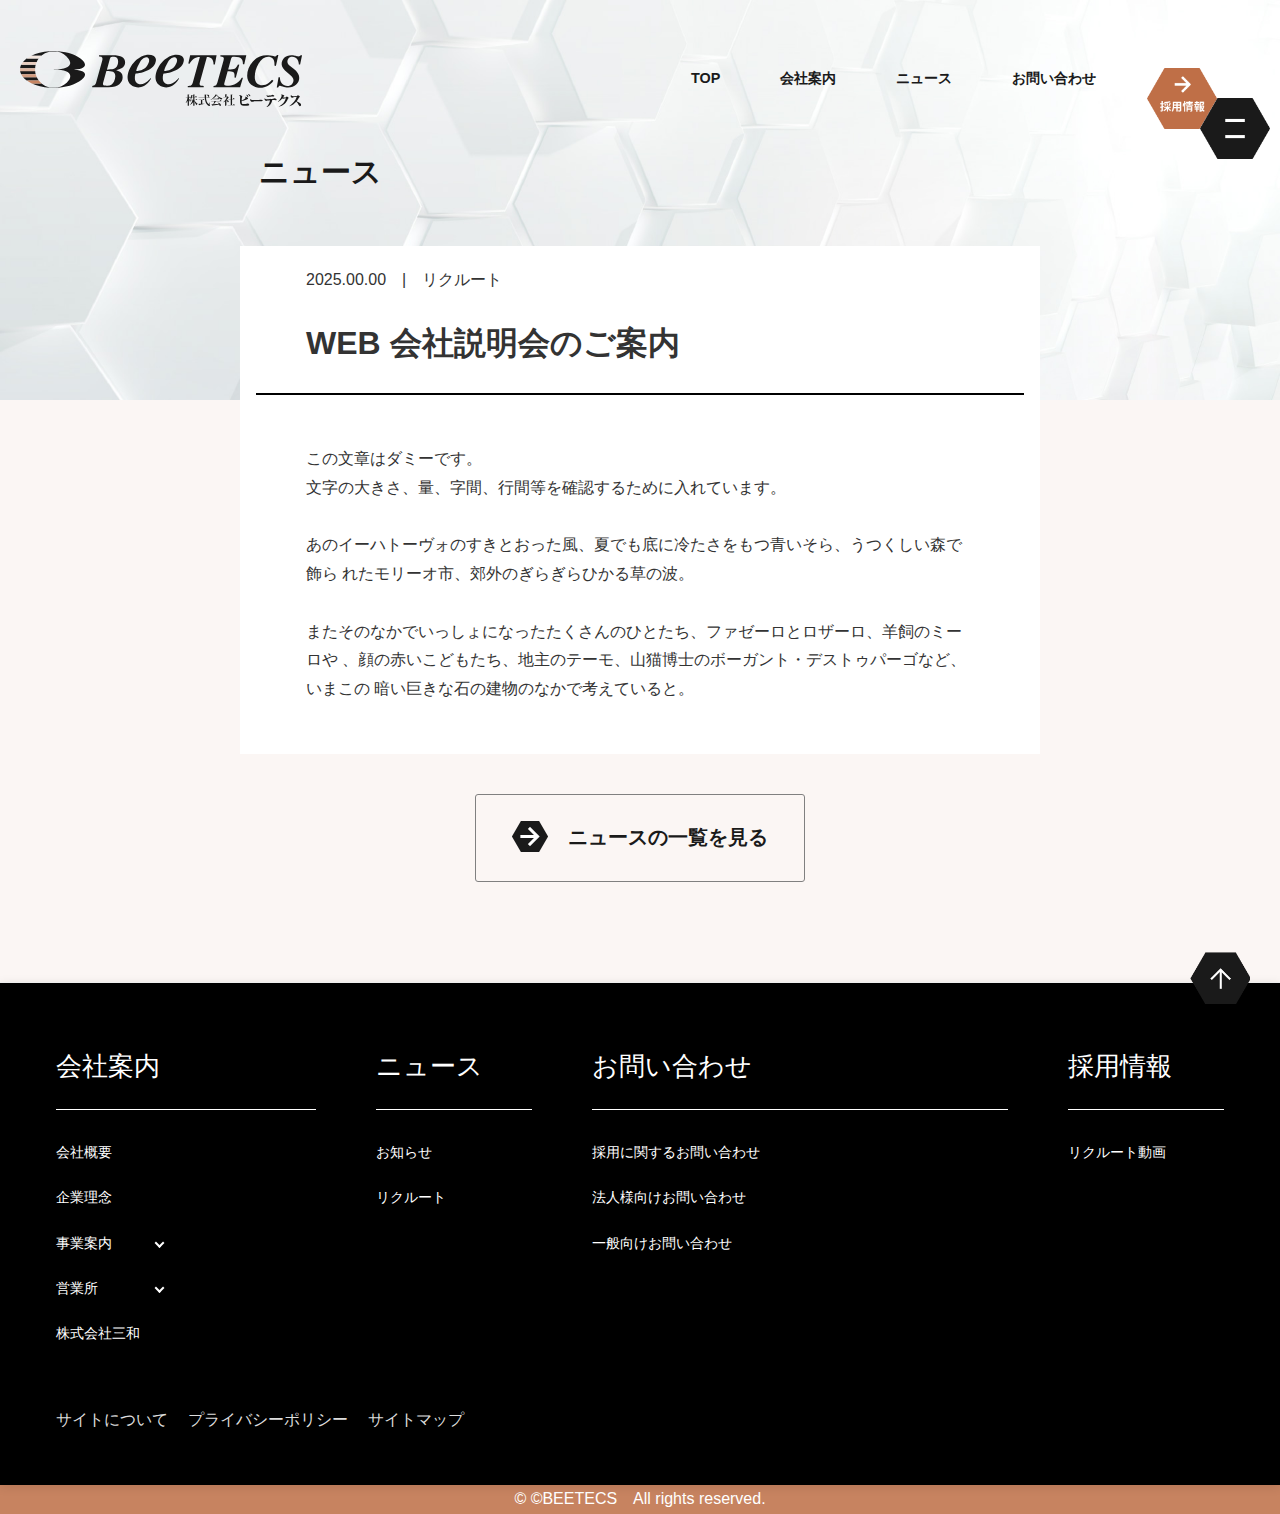
<file: single.html>
<!DOCTYPE html>
<html lang="ja">
<head>
<meta charset="UTF-8">
<meta name="viewport" content="width=device-width, initial-scale=1.0">
<meta name="robots" content="noindex, nofollow">
<title>ビーテクス｜ニュース</title>
<link rel="stylesheet" href="assets/css/config.css">
<link rel="stylesheet" href="assets/css/style.css">
<link rel="stylesheet" href="assets/css/company.css">
<link rel="stylesheet" href="assets/css/office.css">
<link rel="stylesheet" href="assets/css/recruit.css">
<link rel="stylesheet" href="assets/css/business.css">
<link rel="stylesheet" href="assets/css/others.css">
<link rel="stylesheet" href="assets/css/slick-theme.css">
<link rel="stylesheet" href="assets/css/slick.css">
<!-- FontAwesome CDN（サブメニュー用アイコン） -->
<link rel="stylesheet" href="https://cdnjs.cloudflare.com/ajax/libs/font-awesome/6.5.0/css/all.min.css">
</head>

<body id="single">
<header id="header">
  <div class="header__breadcrumb-wrap pc-block" style="visibility: hidden;">
    <div class="header__breadcrumb">TOP　＞　〇〇〇〇</div>
  </div>
  <div class="wrap">
    <div class="logo"> <a href="#"><img src="assets/img/common/logo.svg" alt="ロゴ"></a> </div>
    <nav id="global-nav">
      <ul id="menu">
        <li><a href="#">TOP</a></li>
        <li><a href="#">会社案内</a></li>
        <li><a href="#">ニュース</a></li>
        <li><a href="#">お問い合わせ</a></li>
      </ul>
    </nav>
    <div class="recruit"><a href="#"><img src="assets/img/common/recruit_icon.png" alt="" class="" /></a></div>
    
    <!-- ハンバーガー -->
    <div id="hamburger">
      <div class="icon"> <img src="assets/img/common/ham-open.png" alt="ハンバーガーアイコン" class="hamburger-icon open" /> <img src="assets/img/common/ham-close.png" alt="ハンバーガーアイコン" class="hamburger-icon close" /> </div>
      <div id="hamburger-nav">
        <div class="menu-cnt inner-1200">
          <ul class="menu">
            <li class="title"><a href="#">会社案内</a></li>
            <li><a href="#">会社概要</a></li>
            <li><a href="#">企業理念</a></li>
            <li class="accordion-item">
              <div class="accordion-header">事業案内 </div>
              <div class="accordion-content"> <a href="#">事業案内1</a> <a href="#">事業案内2</a> </div>
            </li>
            <li class="accordion-item">
              <p class="accordion-header">営業所</p>
              <div class="accordion-content"> <a href="#">営業所1</a> <a href="#">営業所2</a> </div>
            </li>
            <li><a href="#">株式会社三和</a></li>
          </ul>
          <ul class="menu">
            <li class="title"><a href="#">ニュース</a></li>
            <li><a href="#">お知らせ</a></li>
            <li><a href="#">リクルート</a></li>
          </ul>
          <ul class="menu">
            <li class="title"><a href="#">お問い合わせ</a></li>
            <li><a href="#">採用に関するお問い合わせ</a></li>
            <li><a href="#">法人様向けお問い合わせ</a></li>
            <li><a href="#">一般向けお問い合わせ</a></li>
          </ul>
          <ul class="menu">
            <li class="title"><a href="#">採用情報</a></li>
            <li><a href="#">リクルート動画</a></li>
          </ul>
        </div>
        <div class="link-cnt inner-1200"><a href="#">サイトについて</a><a href="#">プライバシーポリシー</a><a href="#">サイトマップ</a></div>
      </div>
    </div>
  </div>
</header>

<!-- mv -->
<section class="kv">
  <div class="kv-img"> <img src="assets/img/news/kv_news-pc.jpg" alt="キービジュアル画像"> </div>
  <div class="kv-cnt">
    <div class="header__breadcrumb-wrap pc-block" style="visibility: hidden;">
      <div class="header__breadcrumb">2025.00.00　|　リクルート</div>
    </div>
    <p class="font-wb">ニュース</p>
  </div>
</section>
<section class="news-sec">
  <div class="news-sec-cnt">
    <div class="news-bg">
      <div class="news-bg-in inner-800">
        <div class="header__breadcrumb-wrap pc-block txt-left" style="visibility:visible; padding: 20px 50px 0;">
          <div class="header__breadcrumb">2025.00.00　|　リクルート</div>
        </div>
        <div class="news-outer">
          <div class="news-wrapper">
            <article>
              <h2 class="news-ttl">WEB 会社説明会のご案内</h2>
              <p class="news-txt">この文章はダミーです。<br>
                文字の大きさ、量、字間、行間等を確認するために入れています。<br>
                <br>
                あのイーハトーヴォのすきとおった風、夏でも底に冷たさをもつ青いそら、うつくしい森で飾ら
                れたモリーオ市、郊外のぎらぎらひかる草の波。<br>
                <br>
                またそのなかでいっしょになったたくさんのひとたち、ファゼーロとロザーロ、羊飼のミーロや
                、顔の赤いこどもたち、地主のテーモ、山猫博士のボーガント・デストゥパーゴなど、いまこの
                暗い巨きな石の建物のなかで考えていると。</p>
            </article>
          </div>
        </div>
      </div>
      </div>
 
  </div>
        <div class="btn-cnt"> <a href="archive.html" class="btn-01">ニュースの一覧を見る</a> </div>
</section>

<!-- フッター -->
<footer id="footer">
  <div class="footer__box">
    <div id="hamburger">
      <div id="hamburger-nav">
        <div class="menu-cnt inner-1200">
          <ul class="menu">
            <li class="title"><a href="#">会社案内</a></li>
            <li><a href="#">会社概要</a></li>
            <li><a href="#">企業理念</a></li>
            <li class="accordion-item">
              <div class="accordion-header">事業案内 </div>
              <div class="accordion-content"> <a href="#">事業案内1</a> <a href="#">事業案内2</a> </div>
            </li>
            <li class="accordion-item">
              <div class="accordion-header"> 営業所</div>
              <div class="accordion-content"> <a href="#">営業所1</a> <a href="#">営業所2</a> </div>
            </li>
            <li><a href="#">株式会社三和</a></li>
          </ul>
          <ul class="menu">
            <li class="title"><a href="#">ニュース</a></li>
            <li><a href="#">お知らせ</a></li>
            <li><a href="#">リクルート</a></li>
          </ul>
          <ul class="menu">
            <li class="title"><a href="#">お問い合わせ</a></li>
            <li><a href="#">採用に関するお問い合わせ</a></li>
            <li><a href="#">法人様向けお問い合わせ</a></li>
            <li><a href="#">一般向けお問い合わせ</a></li>
          </ul>
          <ul class="menu">
            <li class="title"><a href="#">採用情報</a></li>
            <li><a href="#">リクルート動画</a></li>
          </ul>
        </div>
        <div class="link-cnt inner-1200"><a href="#">サイトについて</a><a href="#">プライバシーポリシー</a><a href="#">サイトマップ</a></div>
      </div>
    </div>
  </div>
  <p class="footer-copy txt-center">&copy; ©BEETECS　All rights reserved.</p>
  <div class="to-top"> <img src="assets/img/common/to-top.png" alt="トップに戻る"> </div>
</footer>
<script src="https://ajax.googleapis.com/ajax/libs/jquery/3.6.1/jquery.min.js"></script> 
<script src="assets/js/main.js"></script> 
<script src="assets/js/slick.js"></script>
</body>
</html>
</file>
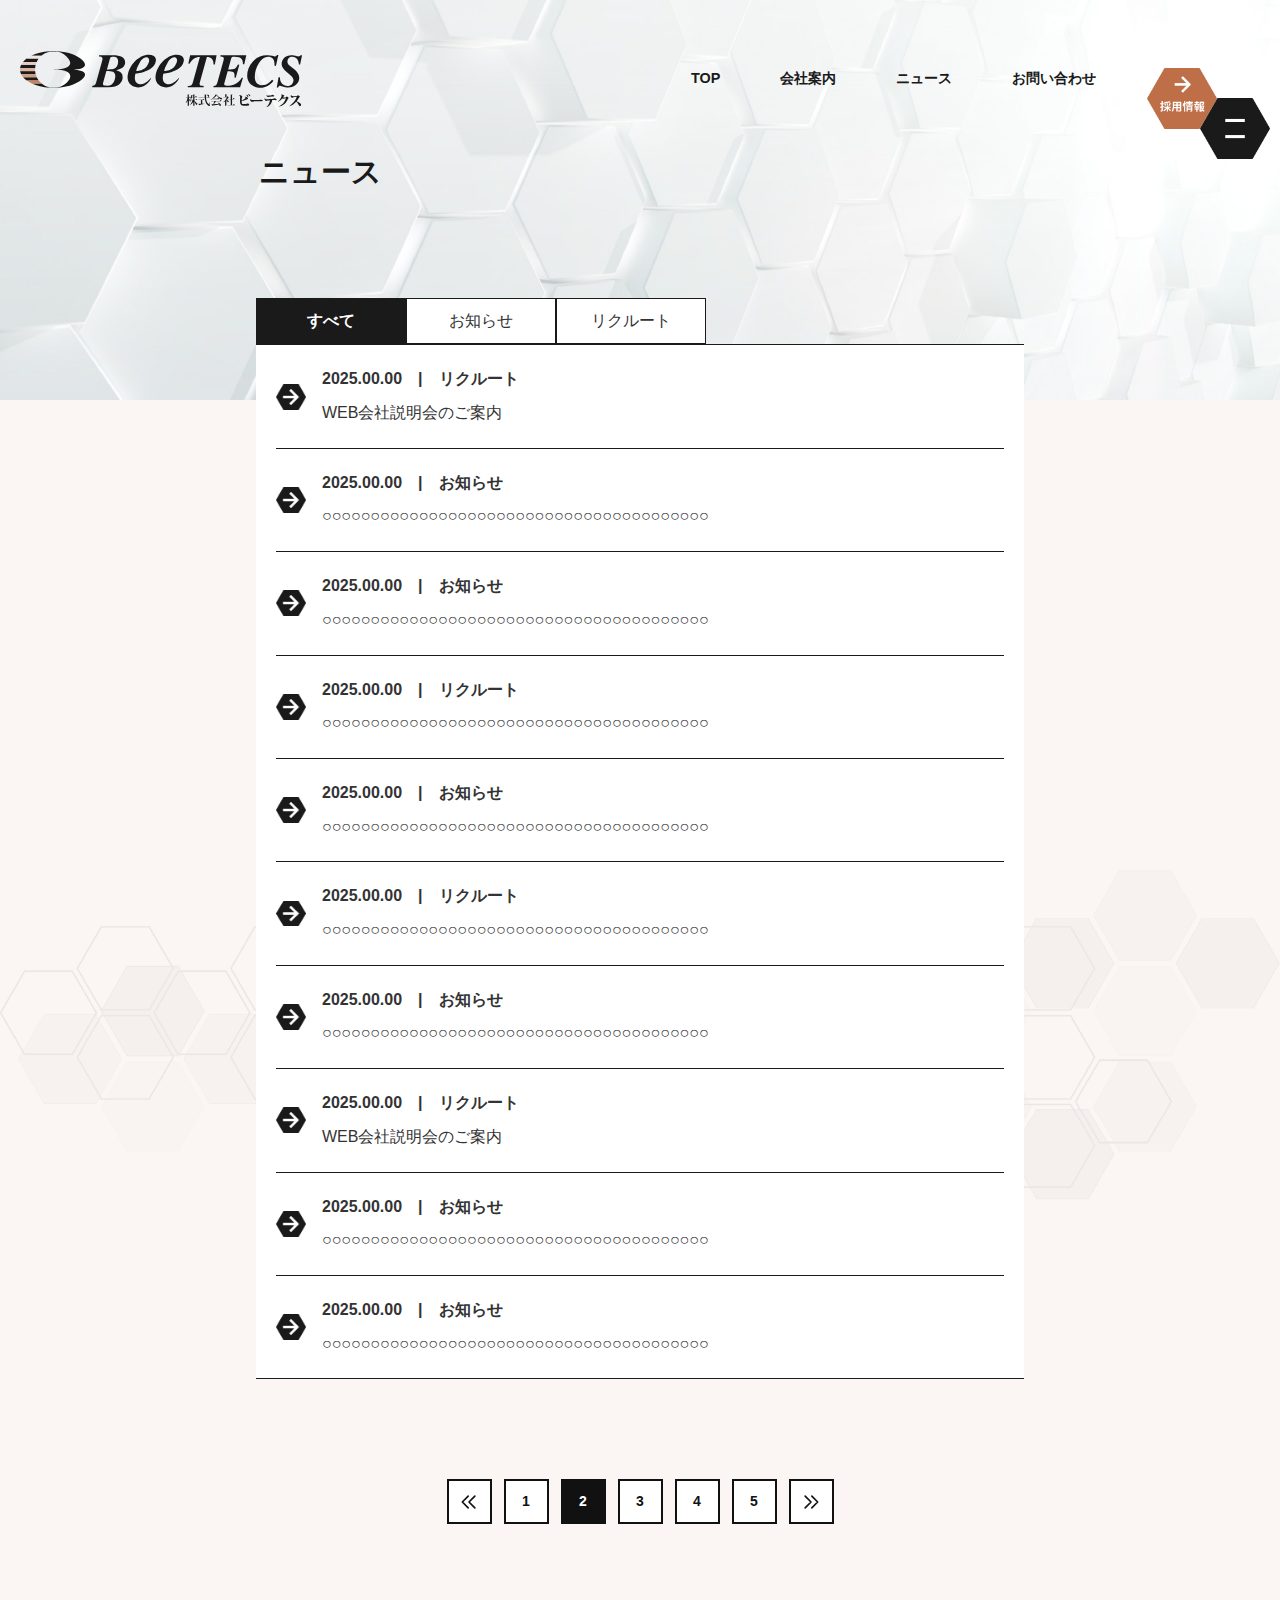
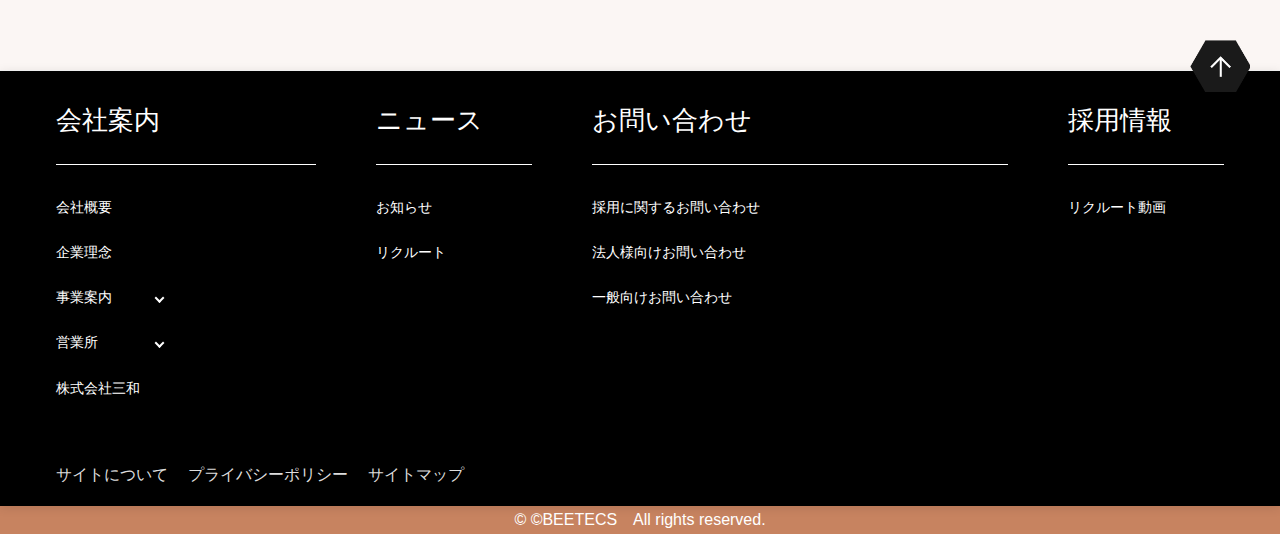
<file: html/archive.html>
<!DOCTYPE html>
<html lang="ja">
<head>
<meta charset="UTF-8">
<meta name="viewport" content="width=device-width, initial-scale=1.0">
<meta name="robots" content="noindex, nofollow">
<title>ビーテクス｜ニュース一覧</title>
<link rel="stylesheet" href="assets/css/config.css">
<link rel="stylesheet" href="assets/css/style.css">
<link rel="stylesheet" href="assets/css/company.css">
<link rel="stylesheet" href="assets/css/office.css">
<link rel="stylesheet" href="assets/css/recruit.css">
<link rel="stylesheet" href="assets/css/business.css">
<link rel="stylesheet" href="assets/css/others.css">
<link rel="stylesheet" href="assets/css/slick-theme.css">
<link rel="stylesheet" href="assets/css/slick.css">
<!-- FontAwesome CDN（サブメニュー用アイコン） -->
<link rel="stylesheet" href="https://cdnjs.cloudflare.com/ajax/libs/font-awesome/6.5.0/css/all.min.css">
</head>

<body id="article">
<header id="header">
  <div class="header__breadcrumb-wrap pc-block" style="visibility: hidden;">
    <div class="header__breadcrumb">TOP　＞　〇〇〇〇</div>
  </div>
  <div class="wrap">
    <div class="logo"> <a href="#"><img src="assets/img/common/logo.svg" alt="ロゴ"></a> </div>
    <nav id="global-nav">
      <ul id="menu">
        <li><a href="#">TOP</a></li>
        <li><a href="#">会社案内</a></li>
        <li><a href="#">ニュース</a></li>
        <li><a href="#">お問い合わせ</a></li>
      </ul>
    </nav>
    <div class="recruit"><a href="#"><img src="assets/img/common/recruit_icon.png" alt="" class="" /></a></div>
    
    <!-- ハンバーガー -->
    <div id="hamburger">
      <div class="icon"> <img src="assets/img/common/ham-open.png" alt="ハンバーガーアイコン" class="hamburger-icon open" /> <img src="assets/img/common/ham-close.png" alt="ハンバーガーアイコン" class="hamburger-icon close" /> </div>
      <div id="hamburger-nav">
        <div class="menu-cnt inner-1200">
          <ul class="menu">
            <li class="title"><a href="#">会社案内</a></li>
            <li><a href="#">会社概要</a></li>
            <li><a href="#">企業理念</a></li>
            <li class="accordion-item">
              <div class="accordion-header">事業案内 </div>
              <div class="accordion-content"> <a href="#">事業案内1</a> <a href="#">事業案内2</a> </div>
            </li>
            <li class="accordion-item">
              <p class="accordion-header">営業所</p>
              <div class="accordion-content"> <a href="#">営業所1</a> <a href="#">営業所2</a> </div>
            </li>
            <li><a href="#">株式会社三和</a></li>
          </ul>
          <ul class="menu">
            <li class="title"><a href="#">ニュース</a></li>
            <li><a href="#">お知らせ</a></li>
            <li><a href="#">リクルート</a></li>
          </ul>
          <ul class="menu">
            <li class="title"><a href="#">お問い合わせ</a></li>
            <li><a href="#">採用に関するお問い合わせ</a></li>
            <li><a href="#">法人様向けお問い合わせ</a></li>
            <li><a href="#">一般向けお問い合わせ</a></li>
          </ul>
          <ul class="menu">
            <li class="title"><a href="#">採用情報</a></li>
            <li><a href="#">リクルート動画</a></li>
          </ul>
        </div>
        <div class="link-cnt inner-1200"><a href="#">サイトについて</a><a href="#">プライバシーポリシー</a><a href="#">サイトマップ</a></div>
      </div>
    </div>
  </div>
</header>

<!-- mv -->
<section class="kv">
  <div class="kv-img"> <img src="assets/img/news/kv_news-pc.jpg" alt="キービジュアル画像"> </div>
  <div class="kv-cnt">
    <div class="header__breadcrumb-wrap pc-block" style="visibility: hidden;">
      <div class="header__breadcrumb">2025.00.00　|　リクルート</div>
    </div>
    <p class="font-wb">ニュース</p>
  </div>
</section>
<section class="news" style="margin: 0;">
<div class="news-wrap inner-800">
<div class="tab-cnt">
<div class="tab-area">
  <div class="tab active">すべて</div>
  <div class="tab">お知らせ</div>
  <div class="tab">リクルート</div>
</div>
<div class="content-area"> 
  <!-- タブ1: すべて -->
  <div class="content show"> <a href="single.html" class="news-cnt">
    <div class="news-item">
      <div class="news-icon"> <img src="assets/img/common/link_arrow-1.png" alt="アイコン"> </div>
      <div class="news-text">
        <div class="news-th">2025.00.00　|　リクルート</div>
        <div class="news-td">WEB会社説明会のご案内</div>
      </div>
    </div>
    </a> <a class="news-cnt">
    <div class="news-item">
      <div class="news-icon"> <img src="assets/img/common/link_arrow-1.png" alt="アイコン"> </div>
      <div class="news-text">
        <div class="news-th">2025.00.00　|　お知らせ</div>
        <div class="news-td">○○○○○○○○○○○○○○○○○○○○○○○○○○○○○○○○○○○○○○○○</div>
      </div>
    </div>
    </a> <a class="news-cnt">
    <div class="news-item">
      <div class="news-icon"> <img src="assets/img/common/link_arrow-1.png" alt="アイコン"> </div>
      <div class="news-text">
        <div class="news-th">2025.00.00　|　お知らせ</div>
        <div class="news-td">○○○○○○○○○○○○○○○○○○○○○○○○○○○○○○○○○○○○○○○○</div>
      </div>
    </div>
    </a> <a class="news-cnt">
    <div class="news-item">
      <div class="news-icon"> <img src="assets/img/common/link_arrow-1.png" alt="アイコン"> </div>
      <div class="news-text">
        <div class="news-th">2025.00.00　|　リクルート</div>
        <div class="news-td">○○○○○○○○○○○○○○○○○○○○○○○○○○○○○○○○○○○○○○○○</div>
      </div>
    </div>
    </a> <a class="news-cnt">
    <div class="news-item">
      <div class="news-icon"> <img src="assets/img/common/link_arrow-1.png" alt="アイコン"> </div>
      <div class="news-text">
        <div class="news-th">2025.00.00　|　お知らせ</div>
        <div class="news-td">○○○○○○○○○○○○○○○○○○○○○○○○○○○○○○○○○○○○○○○○</div>
      </div>
    </div>
    </a> <a class="news-cnt">
    <div class="news-item">
      <div class="news-icon"> <img src="assets/img/common/link_arrow-1.png" alt="アイコン"> </div>
      <div class="news-text">
        <div class="news-th">2025.00.00　|　リクルート</div>
        <div class="news-td">○○○○○○○○○○○○○○○○○○○○○○○○○○○○○○○○○○○○○○○○</div>
      </div>
    </div>
    </a> <a class="news-cnt">
    <div class="news-item">
      <div class="news-icon"> <img src="assets/img/common/link_arrow-1.png" alt="アイコン"> </div>
      <div class="news-text">
        <div class="news-th">2025.00.00　|　お知らせ</div>
        <div class="news-td">○○○○○○○○○○○○○○○○○○○○○○○○○○○○○○○○○○○○○○○○</div>
      </div>
    </div>
    </a> <a href="#" class="news-cnt">
    <div class="news-item">
      <div class="news-icon"> <img src="assets/img/common/link_arrow-1.png" alt="アイコン"> </div>
      <div class="news-text">
        <div class="news-th">2025.00.00　|　リクルート</div>
        <div class="news-td">WEB会社説明会のご案内</div>
      </div>
    </div>
    </a> <a class="news-cnt">
    <div class="news-item">
      <div class="news-icon"> <img src="assets/img/common/link_arrow-1.png" alt="アイコン"> </div>
      <div class="news-text">
        <div class="news-th">2025.00.00　|　お知らせ</div>
        <div class="news-td">○○○○○○○○○○○○○○○○○○○○○○○○○○○○○○○○○○○○○○○○</div>
      </div>
    </div>
    </a> <a class="news-cnt">
    <div class="news-item">
      <div class="news-icon"> <img src="assets/img/common/link_arrow-1.png" alt="アイコン"> </div>
      <div class="news-text">
        <div class="news-th">2025.00.00　|　お知らせ</div>
        <div class="news-td">○○○○○○○○○○○○○○○○○○○○○○○○○○○○○○○○○○○○○○○○</div>
      </div>
    </div>
    </a> </div>
  
  <!-- タブ2: お知らせ -->
  <div class="content"> <a class="news-cnt">
    <div class="news-item">
      <div class="news-icon"> <img src="assets/img/common/link_arrow-1.png" alt="アイコン"> </div>
      <div class="news-text">
        <div class="news-th">2025.00.00　|　お知らせ</div>
        <div class="news-td"><a href="#">○○○○○○○○○○○○○○○○○○○○○○○○○○○○○○○○○○○○○○○○</a></div>
      </div>
    </div>
    </a> <a class="news-cnt">
    <div class="news-item">
      <div class="news-icon"> <img src="assets/img/common/link_arrow-1.png" alt="アイコン"> </div>
      <div class="news-text">
        <div class="news-th">2025.00.00　|　お知らせ</div>
        <div class="news-td"><a href="#">○○○○○○○○○○○○○○○○○○○○○○○○○○○○○○○○○○○○○○○○</a></div>
      </div>
    </div>
    </a> <a class="news-cnt">
    <div class="news-item">
      <div class="news-icon"> <img src="assets/img/common/link_arrow-1.png" alt="アイコン"> </div>
      <div class="news-text">
        <div class="news-th">2025.00.00　|　お知らせ</div>
        <div class="news-td"><a href="#">○○○○○○○○○○○○○○○○○○○○○○○○○○○○○○○○○○○○○○○○</a></div>
      </div>
    </div>
    </a> <a class="news-cnt">
    <div class="news-item">
      <div class="news-icon"> <img src="assets/img/common/link_arrow-1.png" alt="アイコン"> </div>
      <div class="news-text">
        <div class="news-th">2025.00.00　|　お知らせ</div>
        <div class="news-td"><a href="#">○○○○○○○○○○○○○○○○○○○○○○○○○○○○○○○○○○○○○○○○</a></div>
      </div>
    </div>
    </a> <a class="news-cnt">
    <div class="news-item">
      <div class="news-icon"> <img src="assets/img/common/link_arrow-1.png" alt="アイコン"> </div>
      <div class="news-text">
        <div class="news-th">2025.00.00　|　お知らせ</div>
        <div class="news-td"><a href="#">○○○○○○○○○○○○○○○○○○○○○○○○○○○○○○○○○○○○○○○○</a></div>
      </div>
    </div>
    </a> <a class="news-cnt">
    <div class="news-item">
      <div class="news-icon"> <img src="assets/img/common/link_arrow-1.png" alt="アイコン"> </div>
      <div class="news-text">
        <div class="news-th">2025.00.00　|　お知らせ</div>
        <div class="news-td"><a href="#">○○○○○○○○○○○○○○○○○○○○○○○○○○○○○○○○○○○○○○○○</a></div>
      </div>
    </div>
    </a> <a class="news-cnt">
    <div class="news-item">
      <div class="news-icon"> <img src="assets/img/common/link_arrow-1.png" alt="アイコン"> </div>
      <div class="news-text">
        <div class="news-th">2025.00.00　|　お知らせ</div>
        <div class="news-td"><a href="#">○○○○○○○○○○○○○○○○○○○○○○○○○○○○○○○○○○○○○○○○</a></div>
      </div>
    </div>
    </a> <a class="news-cnt">
    <div class="news-item">
      <div class="news-icon"> <img src="assets/img/common/link_arrow-1.png" alt="アイコン"> </div>
      <div class="news-text">
        <div class="news-th">2025.00.00　|　お知らせ</div>
        <div class="news-td"><a href="#">○○○○○○○○○○○○○○○○○○○○○○○○○○○○○○○○○○○○○○○○</a></div>
      </div>
    </div>
    </a> <a class="news-cnt">
    <div class="news-item">
      <div class="news-icon"> <img src="assets/img/common/link_arrow-1.png" alt="アイコン"> </div>
      <div class="news-text">
        <div class="news-th">2025.00.00　|　お知らせ</div>
        <div class="news-td"><a href="#">○○○○○○○○○○○○○○○○○○○○○○○○○○○○○○○○○○○○○○○○</a></div>
      </div>
    </div>
    </a> <a class="news-cnt">
    <div class="news-item">
      <div class="news-icon"> <img src="assets/img/common/link_arrow-1.png" alt="アイコン"> </div>
      <div class="news-text">
        <div class="news-th">2025.00.00　|　お知らせ</div>
        <div class="news-td"><a href="#">○○○○○○○○○○○○○○○○○○○○○○○○○○○○○○○○○○○○○○○○</a></div>
      </div>
    </div>
    </a> </div>
  
  <!-- タブ3: リクルート -->
  <div class="content"> <a class="news-cnt">
    <div class="news-item">
      <div class="news-icon"> <img src="assets/img/common/link_arrow-1.png" alt="アイコン"> </div>
      <div class="news-text">
        <div class="news-th">2025.00.00　|　リクルート</div>
        <div class="news-td"><a href="single.html">WEB会社説明会のご案内</a></div>
      </div>
    </div>
    </a> <a class="news-cnt">
    <div class="news-item">
      <div class="news-icon"> <img src="assets/img/common/link_arrow-1.png" alt="アイコン"> </div>
      <div class="news-text">
        <div class="news-th">2025.00.00　|　リクルート</div>
        <div class="news-td"><a href="#">○○○○○○○○○○○○○○○○○○○○○○○○○○○○○○○○○○○○○○○○</a></div>
      </div>
    </div>
    </a> <a class="news-cnt">
    <div class="news-item">
      <div class="news-icon"> <img src="assets/img/common/link_arrow-1.png" alt="アイコン"> </div>
      <div class="news-text">
        <div class="news-th">2025.00.00　|　リクルート</div>
        <div class="news-td"><a href="#">○○○○○○○○○○○○○○○○○○○○○○○○○○○○○○○○○○○○○○○○</a></div>
      </div>
    </div>
    </a> <a class="news-cnt">
    <div class="news-item">
      <div class="news-icon"> <img src="assets/img/common/link_arrow-1.png" alt="アイコン"> </div>
      <div class="news-text">
        <div class="news-th">2025.00.00　|　リクルート</div>
        <div class="news-td"><a href="#">○○○○○○○○○○○○○○○○○○○○○○○○○○○○○○○○○○○○○○○○</a></div>
      </div>
    </div>
    </a> <a class="news-cnt">
    <div class="news-item">
      <div class="news-icon"> <img src="assets/img/common/link_arrow-1.png" alt="アイコン"> </div>
      <div class="news-text">
        <div class="news-th">2025.00.00　|　リクルート</div>
        <div class="news-td"><a href="#">○○○○○○○○○○○○○○○○○○○○○○○○○○○○○○○○○○○○○○○○</a></div>
      </div>
    </div>
    </a> <a class="news-cnt">
    <div class="news-item">
      <div class="news-icon"> <img src="assets/img/common/link_arrow-1.png" alt="アイコン"> </div>
      <div class="news-text">
        <div class="news-th">2025.00.00　|　リクルート</div>
        <div class="news-td"><a href="#">○○○○○○○○○○○○○○○○○○○○○○○○○○○○○○○○○○○○○○○○</a></div>
      </div>
    </div>
    </a> <a class="news-cnt">
    <div class="news-item">
      <div class="news-icon"> <img src="assets/img/common/link_arrow-1.png" alt="アイコン"> </div>
      <div class="news-text">
        <div class="news-th">2025.00.00　|　リクルート</div>
        <div class="news-td"><a href="#">○○○○○○○○○○○○○○○○○○○○○○○○○○○○○○○○○○○○○○○○</a></div>
      </div>
    </div>
    </a> <a class="news-cnt">
    <div class="news-item">
      <div class="news-icon"> <img src="assets/img/common/link_arrow-1.png" alt="アイコン"> </div>
      <div class="news-text">
        <div class="news-th">2025.00.00　|　リクルート</div>
        <div class="news-td"><a href="single.html">WEB会社説明会のご案内</a></div>
      </div>
    </div>
    </a> <a class="news-cnt">
    <div class="news-item">
      <div class="news-icon"> <img src="assets/img/common/link_arrow-1.png" alt="アイコン"> </div>
      <div class="news-text">
        <div class="news-th">2025.00.00　|　リクルート</div>
        <div class="news-td"><a href="#">○○○○○○○○○○○○○○○○○○○○○○○○○○○○○○○○○○○○○○○○</a></div>
      </div>
    </div>
    </a> <a class="news-cnt">
    <div class="news-item">
      <div class="news-icon"> <img src="assets/img/common/link_arrow-1.png" alt="アイコン"> </div>
      <div class="news-text">
        <div class="news-th">2025.00.00　|　リクルート</div>
        <div class="news-td"><a href="#">○○○○○○○○○○○○○○○○○○○○○○○○○○○○○○○○○○○○○○○○</a></div>
      </div>
    </div>
    </a> </div>

  
</div>
<!-- .content-area END -->
  
<!--  Pagination-->
<ul class="Pagination">
    <li class="Pagination-Item">
        <a class="Pagination-Item-Link" href="/pages/1/">
            <svg xmlns="http://www.w3.org/2000/svg" class="Pagination-Item-Link-Icon" fill="none" viewBox="0 0 24 24" stroke="currentColor" stroke-width="2">
                <path stroke-linecap="round" stroke-linejoin="round" d="M11 19l-7-7 7-7m8 14l-7-7 7-7" />
            </svg>
        </a>
    </li>
    <li class="Pagination-Item">
        <a class="Pagination-Item-Link" href="/pages/1/"><span>1</span></a>
    </li>
    <li class="Pagination-Item">
        <a class="Pagination-Item-Link isActive" href="/pages/2/"><span>2</span></a>
    </li>
    <li class="Pagination-Item">
        <a class="Pagination-Item-Link" href="/pages/3/"><span>3</span></a>
    </li>
    <li class="Pagination-Item">
        <a class="Pagination-Item-Link" href="/pages/4/"><span>4</span></a>
    </li>
    <li class="Pagination-Item">
        <a class="Pagination-Item-Link" href="/pages/5/"><span>5</span></a>
    </li>
    <li class="Pagination-Item">
        <a class="Pagination-Item-Link" href="/pages/5/">
            <svg xmlns="http://www.w3.org/2000/svg" class="Pagination-Item-Link-Icon" fill="none" viewBox="0 0 24 24" stroke="currentColor" stroke-width="2">
                <path stroke-linecap="round" stroke-linejoin="round" d="M13 5l7 7-7 7M5 5l7 7-7 7" />
            </svg>
        </a>
    </li>
</ul>
  
</section>

<!-- フッター -->
<footer id="footer">
  <div class="footer__box">
    <div id="hamburger">
      <div id="hamburger-nav">
        <div class="menu-cnt inner-1200">
          <ul class="menu">
            <li class="title"><a href="#">会社案内</a></li>
            <li><a href="#">会社概要</a></li>
            <li><a href="#">企業理念</a></li>
            <li class="accordion-item">
              <div class="accordion-header">事業案内 </div>
              <div class="accordion-content"> <a href="#">事業案内1</a> <a href="#">事業案内2</a> </div>
            </li>
            <li class="accordion-item">
              <div class="accordion-header"> 営業所</div>
              <div class="accordion-content"> <a href="#">営業所1</a> <a href="#">営業所2</a> </div>
            </li>
            <li><a href="#">株式会社三和</a></li>
          </ul>
          <ul class="menu">
            <li class="title"><a href="#">ニュース</a></li>
            <li><a href="#">お知らせ</a></li>
            <li><a href="#">リクルート</a></li>
          </ul>
          <ul class="menu">
            <li class="title"><a href="#">お問い合わせ</a></li>
            <li><a href="#">採用に関するお問い合わせ</a></li>
            <li><a href="#">法人様向けお問い合わせ</a></li>
            <li><a href="#">一般向けお問い合わせ</a></li>
          </ul>
          <ul class="menu">
            <li class="title"><a href="#">採用情報</a></li>
            <li><a href="#">リクルート動画</a></li>
          </ul>
        </div>
        <div class="link-cnt inner-1200"><a href="#">サイトについて</a><a href="#">プライバシーポリシー</a><a href="#">サイトマップ</a></div>
      </div>
    </div>
  </div>
  <p class="footer-copy txt-center">&copy; ©BEETECS　All rights reserved.</p>
  <div class="to-top"> <img src="assets/img/common/to-top.png" alt="トップに戻る"> </div>
</footer>
<script src="https://ajax.googleapis.com/ajax/libs/jquery/3.6.1/jquery.min.js"></script> 
<script src="assets/js/main.js"></script> 
<script src="assets/js/slick.js"></script>
</body>
</html>
</file>
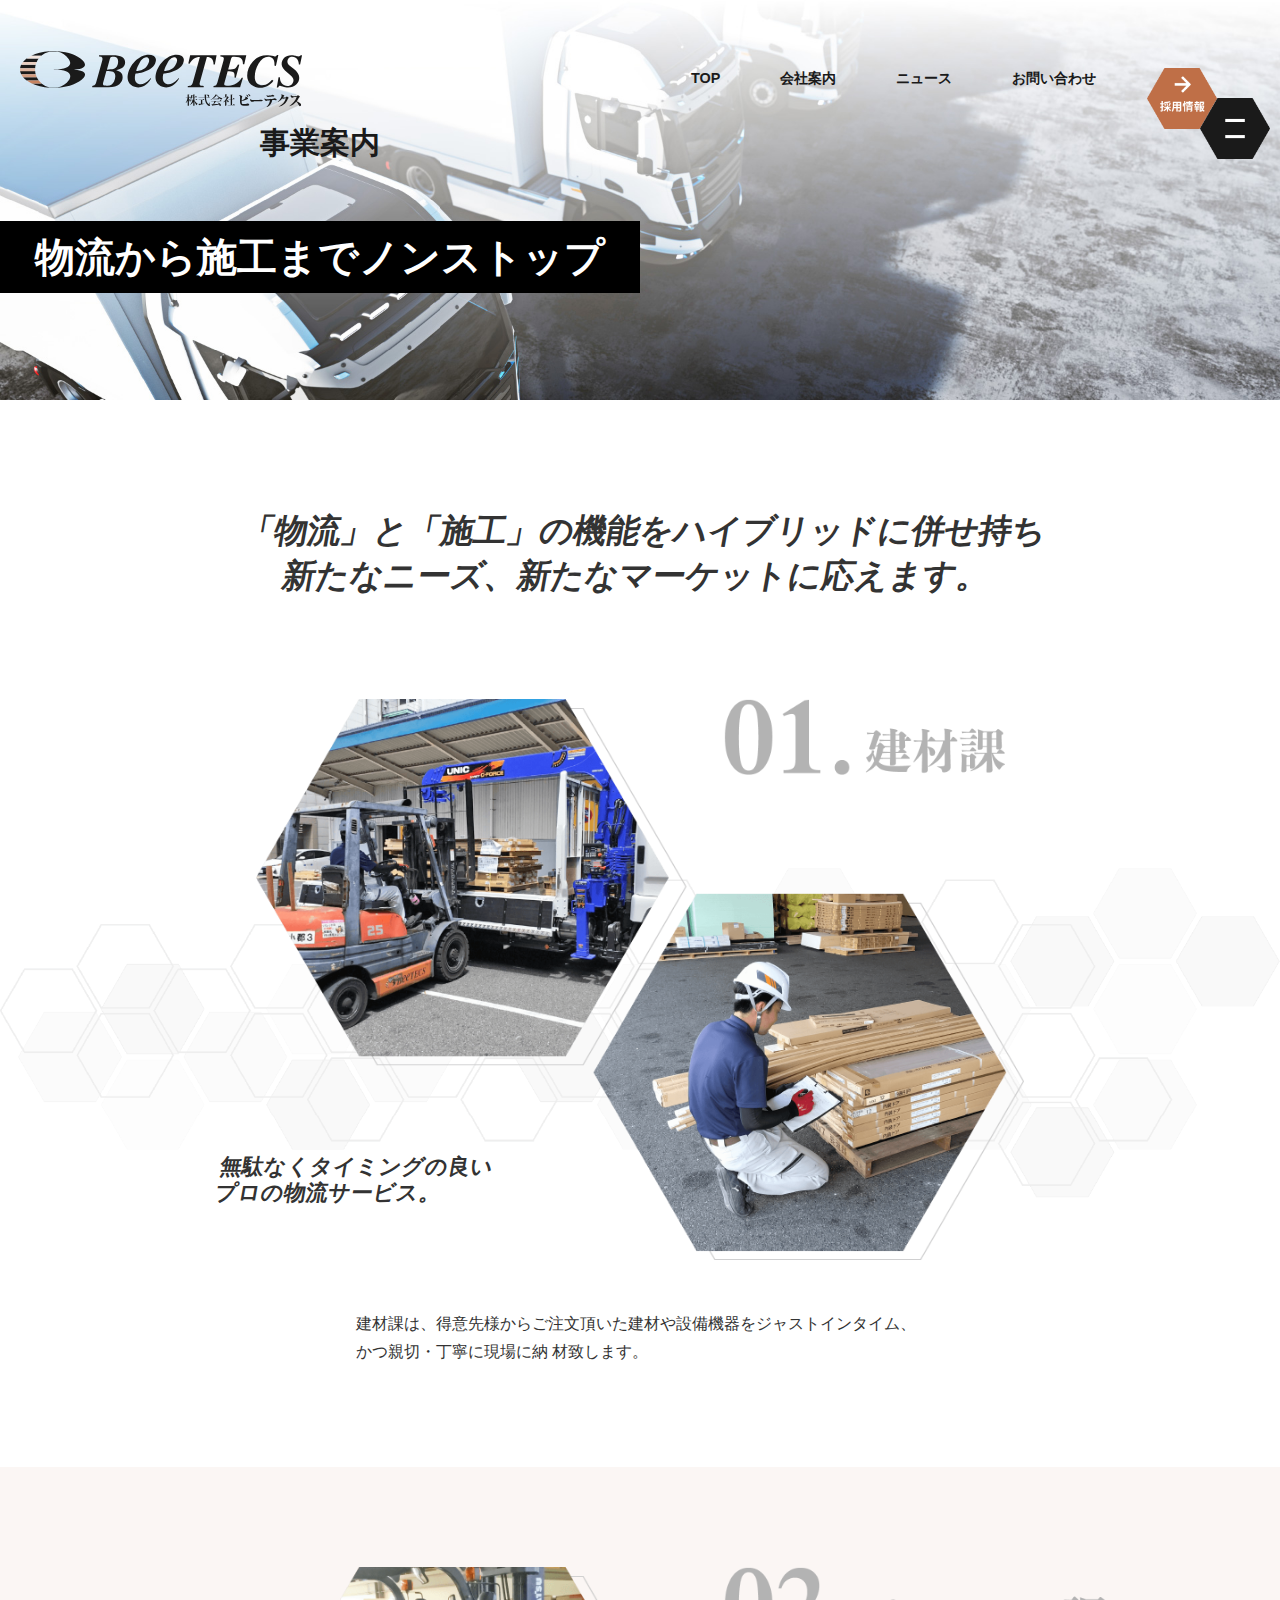
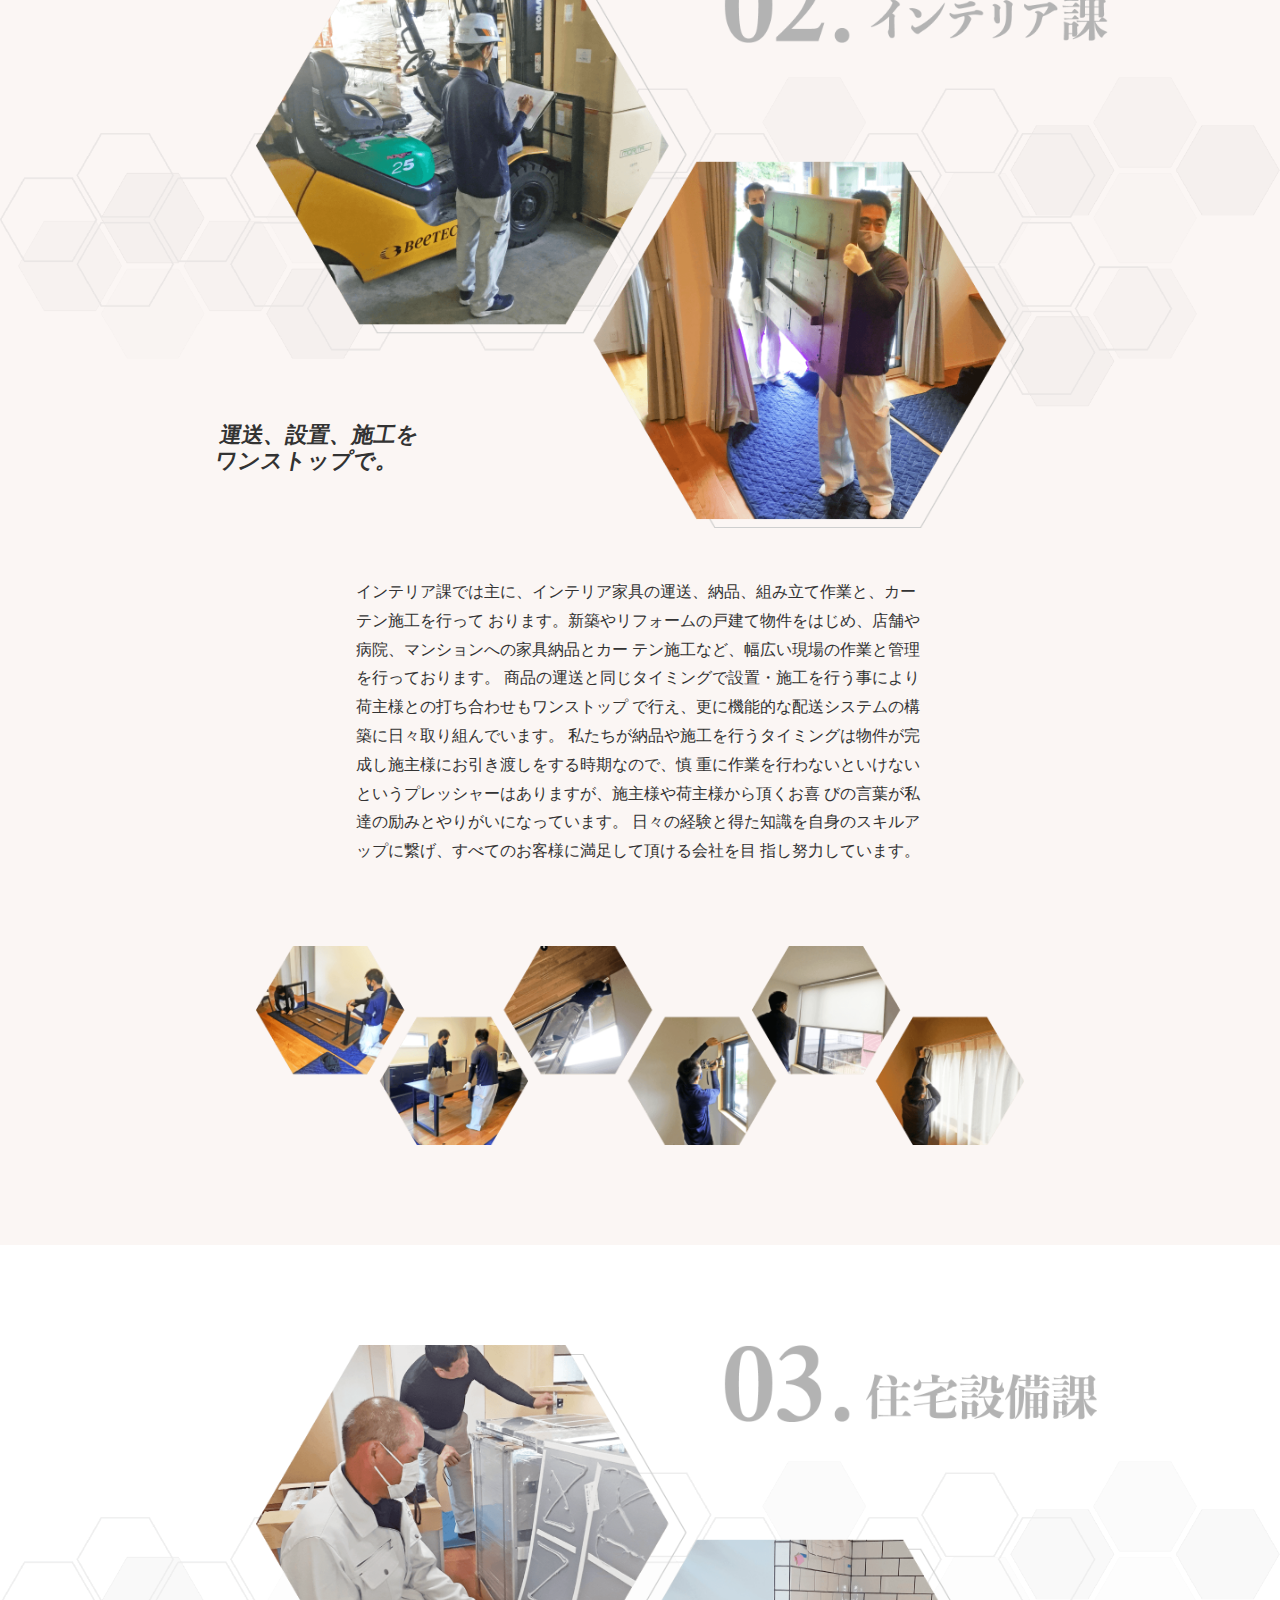
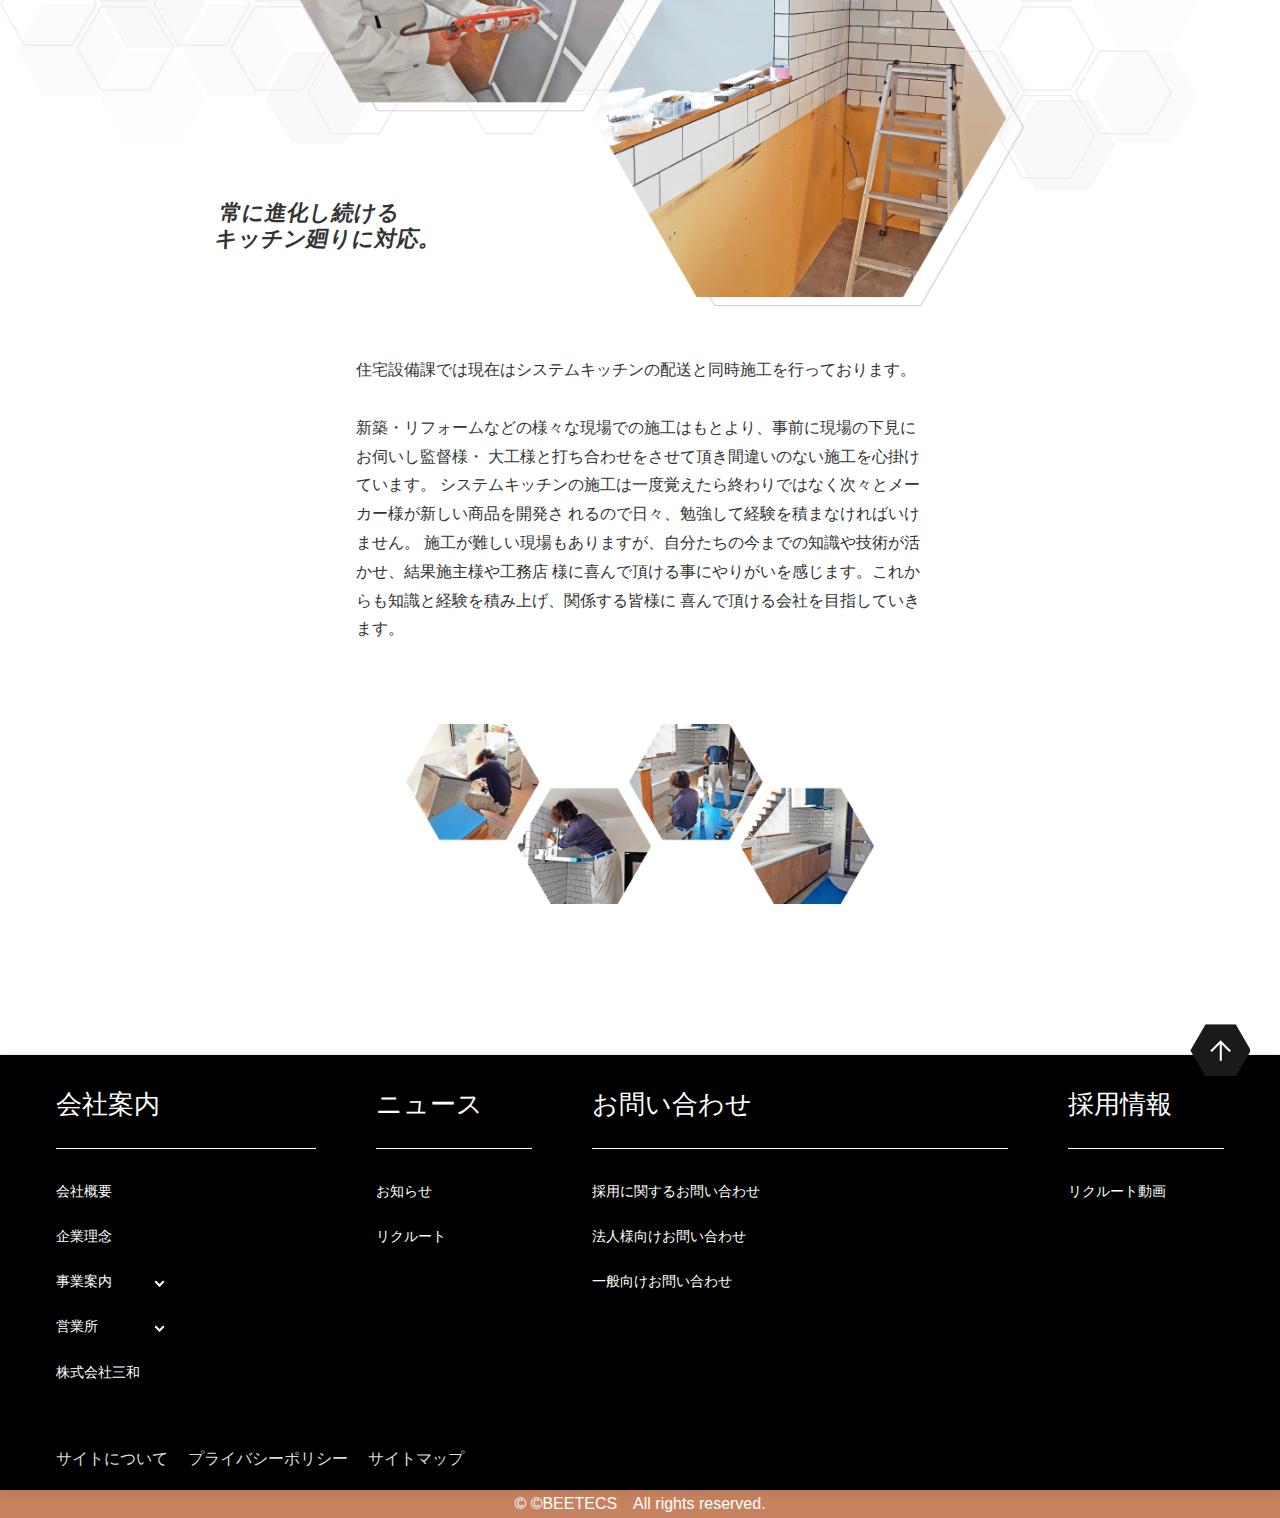
<file: html/business.html>
<!DOCTYPE html>
<html lang="ja">
<head>
<meta charset="UTF-8">
<meta name="viewport" content="width=device-width, initial-scale=1.0">
<meta name="robots" content="noindex, nofollow">
<title>ビーテクス｜事業案内</title>
<link rel="stylesheet" href="assets/css/config.css">
<link rel="stylesheet" href="assets/css/style.css">
<link rel="stylesheet" href="assets/css/recruit.css">
<link rel="stylesheet" href="assets/css/office.css">
<link rel="stylesheet" href="assets/css/company.css">
<link rel="stylesheet" href="assets/css/business.css">
<link rel="stylesheet" href="assets/css/others.css">
<link rel="stylesheet" href="assets/css/slick-theme.css">
<link rel="stylesheet" href="assets/css/slick.css">
<!-- FontAwesome CDN（サブメニュー用アイコン） -->
<link rel="stylesheet" href="https://cdnjs.cloudflare.com/ajax/libs/font-awesome/6.5.0/css/all.min.css">
</head>

<body id="business">
<header id="header">
  <div class="header__breadcrumb-wrap pc-block" style="visibility: hidden;">
    <div class="header__breadcrumb">TOP　＞　〇〇〇〇</div>
  </div>
  <div class="wrap">
    <div class="logo"> <a href="#"><img src="assets/img/common/logo.svg" alt="ロゴ"></a> </div>
    <nav id="global-nav">
      <ul id="menu">
        <li><a href="#">TOP</a></li>
        <li><a href="#">会社案内</a></li>
        <li><a href="#">ニュース</a></li>
        <li><a href="#">お問い合わせ</a></li>
      </ul>
    </nav>
    <div class="recruit"><a href="#"><img src="assets/img/common/recruit_icon.png" alt="" class="" /></a></div>
    
    <!-- ハンバーガー -->
    <div id="hamburger">
      <div class="icon"> <img src="assets/img/common/ham-open.png" alt="ハンバーガーアイコン" class="hamburger-icon open" /> <img src="assets/img/common/ham-close.png" alt="ハンバーガーアイコン" class="hamburger-icon close" /> </div>
      <div id="hamburger-nav">
        <div class="menu-cnt inner-1200">
          <ul class="menu">
            <li class="title"><a href="#">会社案内</a></li>
            <li><a href="#">会社概要</a></li>
            <li><a href="#">企業理念</a></li>
            <li class="accordion-item">
              <div class="accordion-header">事業案内 </div>
              <div class="accordion-content"> <a href="#">事業案内1</a> <a href="#">事業案内2</a> </div>
            </li>
            <li class="accordion-item">
              <p class="accordion-header">営業所</p>
              <div class="accordion-content"> <a href="office.html">営業所一覧</a> <a href="#">営業所1</a> </div>
            </li>
            <li><a href="#">株式会社三和</a></li>
          </ul>
          <ul class="menu">
            <li class="title"><a href="#">ニュース</a></li>
            <li><a href="#">お知らせ</a></li>
            <li><a href="#">リクルート</a></li>
          </ul>
          <ul class="menu">
            <li class="title"><a href="#">お問い合わせ</a></li>
            <li><a href="#">採用に関するお問い合わせ</a></li>
            <li><a href="#">法人様向けお問い合わせ</a></li>
            <li><a href="#">一般向けお問い合わせ</a></li>
          </ul>
          <ul class="menu">
            <li class="title"><a href="#">採用情報</a></li>
            <li><a href="#">リクルート動画</a></li>
          </ul>
        </div>
        <div class="link-cnt inner-1200"><a href="#">サイトについて</a><a href="#">プライバシーポリシー</a><a href="#">サイトマップ</a></div>
      </div>
    </div>
  </div>
</header>

<!-- mv -->
<section class="kv">
  <div class="kv-img"> <img src="assets/img/business/kv_business-pc.jpg" alt="キービジュアル画像"> </div>
  <div class="kv-cnt">
    <p class="font-wb">事業案内</p>
    <h1 class="font-wb">物流から施工までノンストップ</h1>
  </div>
</section>
<div class="header__breadcrumb-wrap pc-block" style="visibility: hidden;">
  <div class="header__breadcrumb">TOP　＞　〇〇〇〇</div>
</div>
<section class="business-sec">
  <h2 class="font-wb txt-center lh1_135">「物流」と「施工」の機能を<br class="sp">ハイブリッドに併せ持ち<br>
    新たなニーズ、<br class="sp">新たなマーケットに応えます。</h2>
  <div class="business-cnt-01">
    <div class="business-sec-lead inner-800">
      <div class="business-sec-img"><img class="img-01" src="assets/img/business/function_img-01.png" alt=""><img class="ttl-01" src="assets/img/common/company_ttl-1.png" alt=""></div>
      <div class="skew-cnt"><div class="skew-in"><h3 class="skew-txt">無駄なく<br class="sp-only">タイミングの良い<br>
        プロの物流サービス。</h3></div></div>
      <p class="desc inner-600">建材課は、得意先様からご注文頂いた建材や設備機器をジャストインタイム、かつ親切・丁寧に現場に納
        材致します。</p>
    </div>
  </div>
  <div class="business-cnt-02">
    <div class="business-sec-lead inner-800">
      <div class="business-sec-img"><img class="img-02" src="assets/img/business/function_img-02.png" alt=""><img class="ttl-02" src="assets/img/common/company_ttl-2.png" alt=""></div>
     <div class="skew-cnt"><div class="skew-in"><h3 class="skew-txt">運送、設置、施工を<br>
ワンストップで。</h3></div></div>
      <p class="desc inner-600">インテリア課では主に、インテリア家具の運送、納品、組み立て作業と、カーテン施工を行って
        おります。新築やリフォームの戸建て物件をはじめ、店舗や病院、マンションへの家具納品とカー
        テン施工など、幅広い現場の作業と管理を行っております。
        商品の運送と同じタイミングで設置・施工を行う事により荷主様との打ち合わせもワンストップ
        で行え、更に機能的な配送システムの構築に日々取り組んでいます。
        私たちが納品や施工を行うタイミングは物件が完成し施主様にお引き渡しをする時期なので、慎
        重に作業を行わないといけないというプレッシャーはありますが、施主様や荷主様から頂くお喜
        びの言葉が私達の励みとやりがいになっています。
        日々の経験と得た知識を自身のスキルアップに繋げ、すべてのお客様に満足して頂ける会社を目
        指し努力しています。</p>
    </div>
    <div class=" img-s inner-800"><img src="assets/img/business/function_img-02-1.png" alt=""></div>
  </div>
  <div class="business-cnt-03">
    <div class="business-sec-lead inner-800">
      <div class="business-sec-img"><img class="tt-03" src="assets/img/business/function_img-03.png" alt=""><img class="ttl-03" src="assets/img/common/company_ttl-3.png" alt=""></div>
      <div class="skew-cnt"><div class="skew-in"><h3 class="skew-txt">常に進化し続ける<br>
キッチン廻りに対応。</h3></div></div>
      <p class="desc inner-600">住宅設備課では現在はシステムキッチンの配送と同時施工を行っております。<br>
        <br>
        新築・リフォームなどの様々な現場での施工はもとより、事前に現場の下見にお伺いし監督様・
        大工様と打ち合わせをさせて頂き間違いのない施工を心掛けています。
        システムキッチンの施工は一度覚えたら終わりではなく次々とメーカー様が新しい商品を開発さ
        れるので日々、勉強して経験を積まなければいけません。
        施工が難しい現場もありますが、自分たちの今までの知識や技術が活かせ、結果施主様や工務店
        様に喜んで頂ける事にやりがいを感じます。これからも知識と経験を積み上げ、関係する皆様に
        喜んで頂ける会社を目指していきます。</p>
    </div>
    <div class="img-s inner-500"><img src="assets/img/business/function_img-03-1.png" alt=""></div>
  </div>
</section>

<!-- フッター -->
<footer id="footer">
  <div class="footer__box">
    <div id="hamburger">
      <div id="hamburger-nav">
        <div class="menu-cnt inner-1200">
          <ul class="menu">
            <li class="title"><a href="#">会社案内</a></li>
            <li><a href="#">会社概要</a></li>
            <li><a href="#">企業理念</a></li>
            <li class="accordion-item">
              <div class="accordion-header">事業案内 </div>
              <div class="accordion-content"> <a href="#">事業案内1</a> <a href="#">事業案内2</a> </div>
            </li>
            <li class="accordion-item">
              <div class="accordion-header"> 営業所</div>
              <div class="accordion-content"> <a href="#">営業所1</a> <a href="#">営業所2</a> </div>
            </li>
            <li><a href="#">株式会社三和</a></li>
          </ul>
          <ul class="menu">
            <li class="title"><a href="#">ニュース</a></li>
            <li><a href="#">お知らせ</a></li>
            <li><a href="#">リクルート</a></li>
          </ul>
          <ul class="menu">
            <li class="title"><a href="#">お問い合わせ</a></li>
            <li><a href="#">採用に関するお問い合わせ</a></li>
            <li><a href="#">法人様向けお問い合わせ</a></li>
            <li><a href="#">一般向けお問い合わせ</a></li>
          </ul>
          <ul class="menu">
            <li class="title"><a href="#">採用情報</a></li>
            <li><a href="#">リクルート動画</a></li>
          </ul>
        </div>
        <div class="link-cnt inner-1200"><a href="#">サイトについて</a><a href="#">プライバシーポリシー</a><br class="sp-only"><a href="#">サイトマップ</a></div>
      </div>
    </div>
  </div>
  <p class="footer-copy txt-center">&copy; ©BEETECS　All rights reserved.</p>
  <div class="to-top"> <img src="assets/img/common/to-top.png" alt="トップに戻る"> </div>
</footer>
<script src="https://ajax.googleapis.com/ajax/libs/jquery/3.6.1/jquery.min.js"></script> 
<script src="assets/js/main.js"></script> 
<script src="assets/js/slick.js"></script>
</body>
</html>
</file>
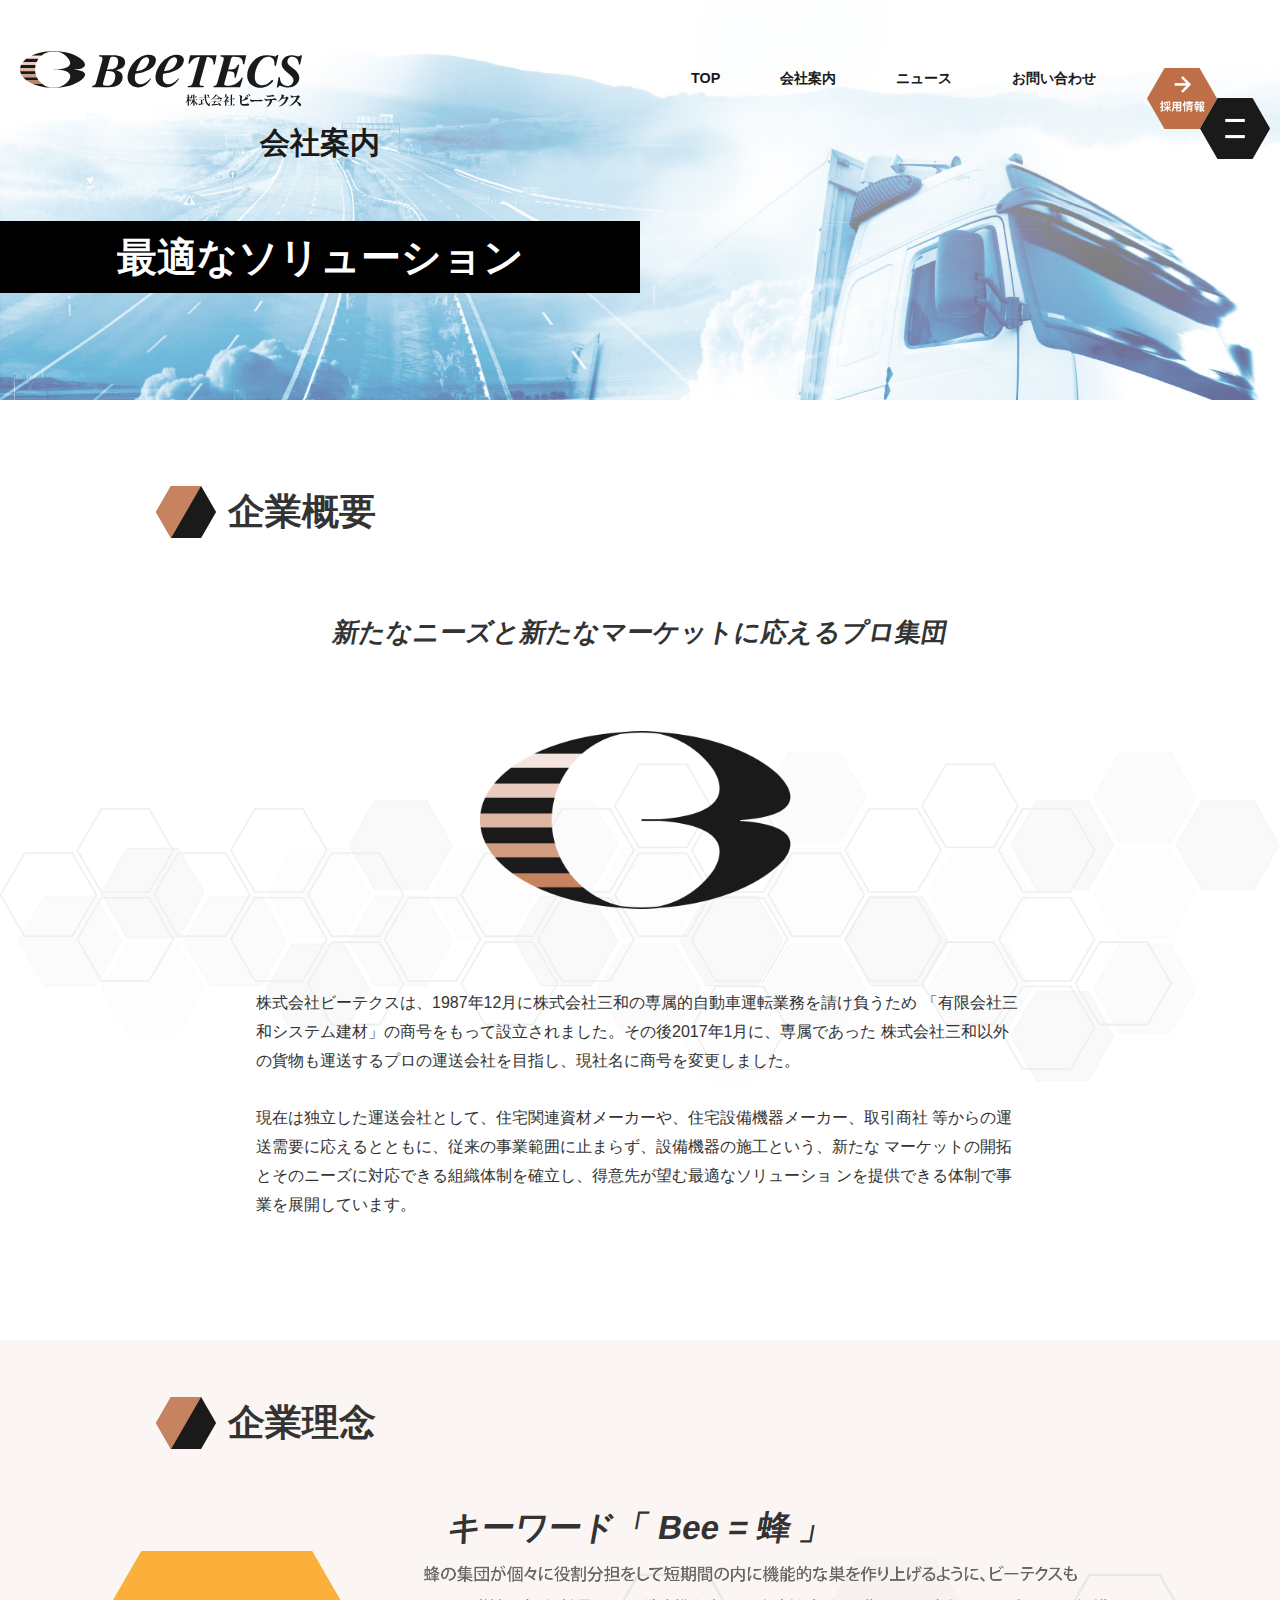
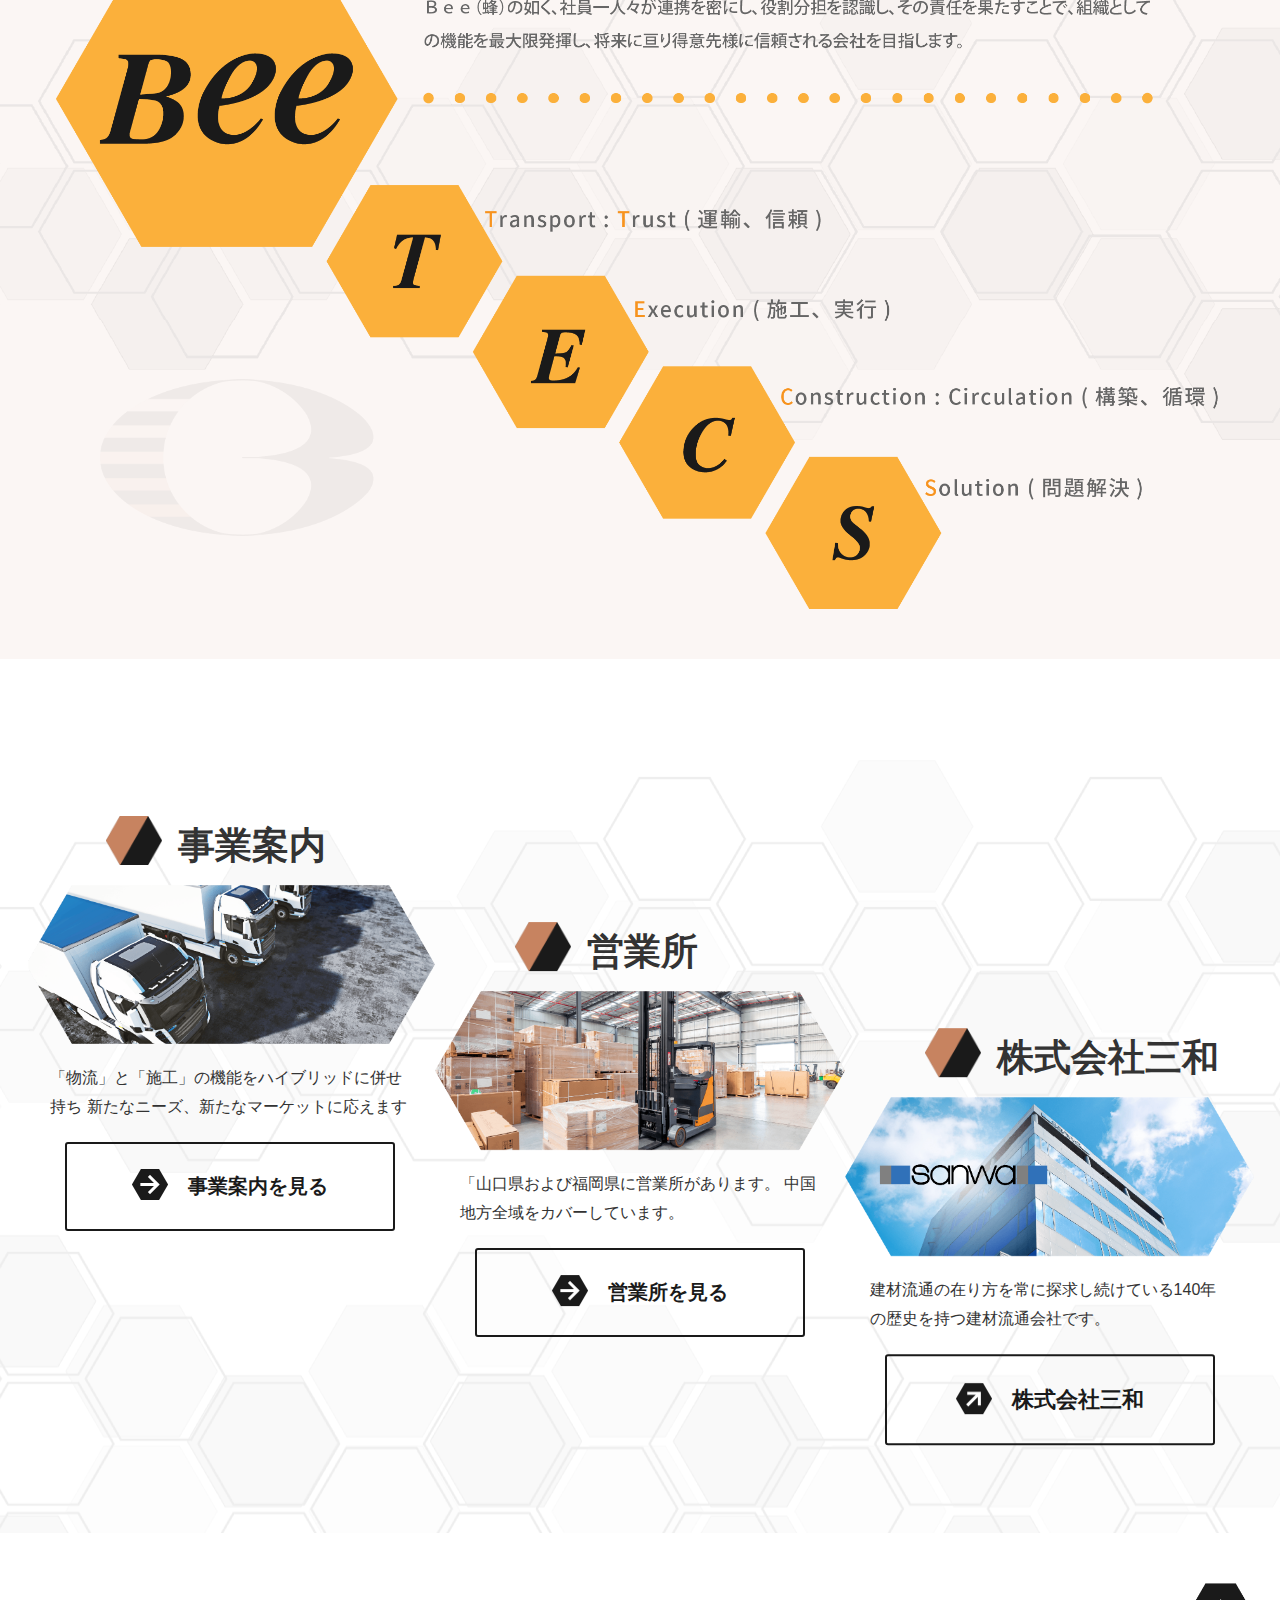
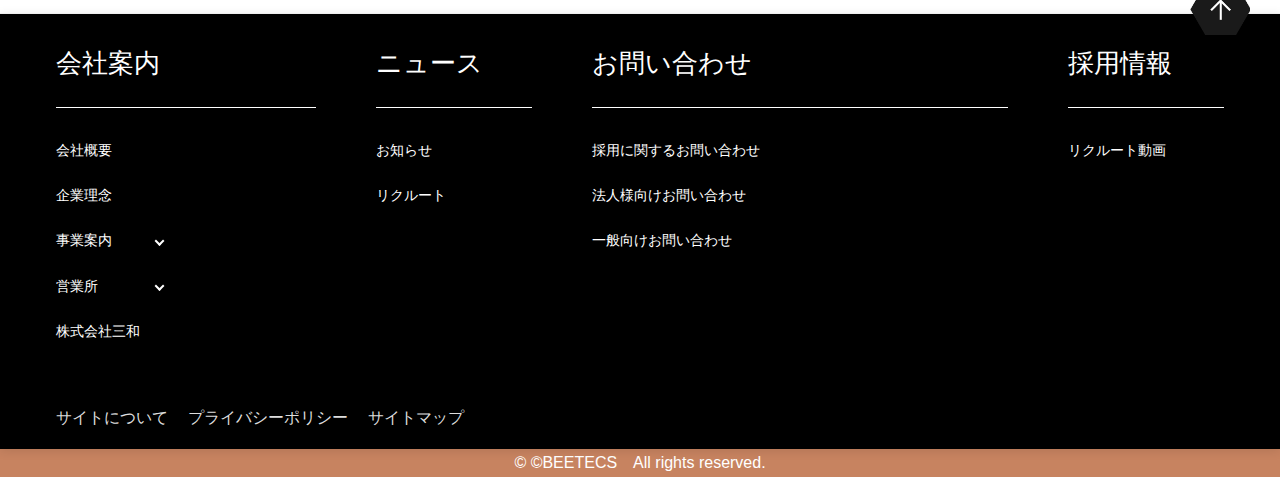
<file: html/company.html>
<!DOCTYPE html>
<html lang="ja">
<head>
<meta charset="UTF-8">
<meta name="viewport" content="width=device-width, initial-scale=1.0">
<meta name="robots" content="noindex, nofollow">
<title>ビーテクス｜会社案内</title>
<link rel="stylesheet" href="assets/css/config.css">
<link rel="stylesheet" href="assets/css/style.css">
<link rel="stylesheet" href="assets/css/recruit.css">
<link rel="stylesheet" href="assets/css/office.css">
<link rel="stylesheet" href="assets/css/company.css">
<link rel="stylesheet" href="assets/css/business.css">
<link rel="stylesheet" href="assets/css/others.css">
<link rel="stylesheet" href="assets/css/slick-theme.css">
<link rel="stylesheet" href="assets/css/slick.css">
<!-- FontAwesome CDN（サブメニュー用アイコン） -->
<link rel="stylesheet" href="https://cdnjs.cloudflare.com/ajax/libs/font-awesome/6.5.0/css/all.min.css">
</head>

<body id="company">
<header id="header">
  <div class="header__breadcrumb-wrap pc-block" style="visibility: hidden;">
    <div class="header__breadcrumb">TOP　＞　〇〇〇〇</div>
  </div>
  <div class="wrap">
    <div class="logo"> <a href="#"><img src="assets/img/common/logo.svg" alt="ロゴ"></a> </div>
    <nav id="global-nav">
      <ul id="menu">
        <li><a href="#">TOP</a></li>
        <li><a href="#">会社案内</a></li>
        <li><a href="#">ニュース</a></li>
        <li><a href="#">お問い合わせ</a></li>
      </ul>
    </nav>
    <div class="recruit"><a href="#"><img src="assets/img/common/recruit_icon.png" alt="" class="" /></a></div>
    
    <!-- ハンバーガー -->
    <div id="hamburger">
      <div class="icon"> <img src="assets/img/common/ham-open.png" alt="ハンバーガーアイコン" class="hamburger-icon open" /> <img src="assets/img/common/ham-close.png" alt="ハンバーガーアイコン" class="hamburger-icon close" /> </div>
      <div id="hamburger-nav">
        <div class="menu-cnt inner-1200">
          <ul class="menu">
            <li class="title"><a href="#">会社案内</a></li>
            <li><a href="#">会社概要</a></li>
            <li><a href="#">企業理念</a></li>
            <li class="accordion-item">
              <div class="accordion-header">事業案内 </div>
              <div class="accordion-content"> <a href="#">事業案内1</a> <a href="#">事業案内2</a> </div>
            </li>
            <li class="accordion-item">
              <p class="accordion-header">営業所</p>
              <div class="accordion-content"> <a href="office.html">営業所一覧</a> <a href="#">営業所1</a> </div>
            </li>
            <li><a href="#">株式会社三和</a></li>
          </ul>
          <ul class="menu">
            <li class="title"><a href="#">ニュース</a></li>
            <li><a href="#">お知らせ</a></li>
            <li><a href="#">リクルート</a></li>
          </ul>
          <ul class="menu">
            <li class="title"><a href="#">お問い合わせ</a></li>
            <li><a href="#">採用に関するお問い合わせ</a></li>
            <li><a href="#">法人様向けお問い合わせ</a></li>
            <li><a href="#">一般向けお問い合わせ</a></li>
          </ul>
          <ul class="menu">
            <li class="title"><a href="#">採用情報</a></li>
            <li><a href="#">リクルート動画</a></li>
          </ul>
        </div>
        <div class="link-cnt inner-1200"><a href="#">サイトについて</a><a href="#">プライバシーポリシー</a><a href="#">サイトマップ</a></div>
      </div>
    </div>
  </div>
</header>

<!-- mv -->
<section class="kv">
  <div class="kv-img"> <img src="assets/img/company/kv_company-pc.jpg" alt="キービジュアル画像"> </div>
  <div class="kv-cnt">
    <p class="font-wb">会社案内</p>
    <h1 class="font-wb">最適なソリューション</h1>
  </div>
</section>
<div class="header__breadcrumb-wrap pc-block" style="visibility: hidden;">
  <div class="header__breadcrumb">TOP　＞　〇〇〇〇</div>
</div>
<section class="company-sec">
  <div class="inner-1000">
    <div class="section-ttl">
      <p class="fz-40 font-wb">企業概要</p>
    </div>
  </div>
  <div class="company-sec-cnt">
    <h2 class="font-wb txt-center lh1_135">新たなニーズと<br class="sp-only">新たなマーケットに応えるプロ集団</h2>
    <div class="company-sec-lead inner-800">
      <div class="company-sec-img"><img src="assets/img/company/company_logo-b.png" alt=""></div>
      <p class="txt-left">株式会社ビーテクスは、1987年12月に株式会社三和の専属的自動車運転業務を請け負うため
        「有限会社三和システム建材」の商号をもって設立されました。その後2017年1月に、専属であった
        株式会社三和以外の貨物も運送するプロの運送会社を目指し、現社名に商号を変更しました。<br>
        <br>
        現在は独立した運送会社として、住宅関連資材メーカーや、住宅設備機器メーカー、取引商社
        等からの運送需要に応えるとともに、従来の事業範囲に止まらず、設備機器の施工という、新たな
        マーケットの開拓とそのニーズに対応できる組織体制を確立し、得意先が望む最適なソリューショ
        ンを提供できる体制で事業を展開しています。</p>
    </div>
  </div>
  <div class="company-detail-cnt">
    <div class="inner-1000">
      <div class="section-ttl">
        <p class="fz-40 font-wb">企業理念</p>
      </div>
      <h2 class="font-wb txt-center lh1_135">キーワード「 Bee = 蜂 」</h2>
    </div>
    <div class="img-cnt inner-1200">
      <div class="item-img"><img src="assets/img/company/company_philosophy-01.png" alt=""> </div>
      <div class="logo-img"><img src="assets/img/company/company_logo-b.png" alt=""></div>
    </div>
  </div>
  <div class="company-link-cnt">
    <div class="company-link-in">
      <div class="link-item">
        <div class="link-ttl">
          <div class="section-ttl">
            <p class="fz-40 font-wb">事業案内</p>
          </div>
        </div>
        <img src="assets/img/company/company_profile-01.png" alt="">
        <p class="link-item-p inner-400 txt-left">「物流」と「施工」の機能をハイブリッドに併せ持ち
          新たなニーズ、新たなマーケットに応えます</p>
        <div class="btn-cnt"><a href="#" class="btn-01">事業案内を見る</a></div>
      </div>
      <div class="link-item">
        <div class="link-ttl">
          <div class="section-ttl">
            <p class="fz-40 font-wb">営業所</p>
          </div>
        </div>
        <img src="assets/img/company/company_profile-02.png" alt="">
        <p class="link-item-p inner-400 txt-left">「山口県および福岡県に営業所があります。
          中国地方全域をカバーしています。</p>
        <div class="btn-cnt"><a href="#" class="btn-01">営業所を見る</a></div>
      </div>
      <div class="link-item">
        <div class="link-ttl">
          <div class="section-ttl">
            <p class="fz-40 font-wb">株式会社三和</p>
          </div>
        </div>
        <img src="assets/img/company/company_profile-03.png" alt="">
        <p class="link-item-p inner-400 txt-left">建材流通の在り方を常に探求し続けている140年の歴史を持つ建材流通会社です。　</p>
        <div class="btn-cnt"><a href="#" class="btn-04">株式会社三和</a></div>
      </div>
    </div>
  </div>
  </div>
  </div>
</section>

<!-- フッター -->
<footer id="footer">
  <div class="footer__box">
    <div id="hamburger">
      <div id="hamburger-nav">
        <div class="menu-cnt inner-1200">
          <ul class="menu">
            <li class="title"><a href="#">会社案内</a></li>
            <li><a href="#">会社概要</a></li>
            <li><a href="#">企業理念</a></li>
            <li class="accordion-item">
              <div class="accordion-header">事業案内 </div>
              <div class="accordion-content"> <a href="#">事業案内1</a> <a href="#">事業案内2</a> </div>
            </li>
            <li class="accordion-item">
              <div class="accordion-header"> 営業所</div>
              <div class="accordion-content"> <a href="#">営業所1</a> <a href="#">営業所2</a> </div>
            </li>
            <li><a href="#">株式会社三和</a></li>
          </ul>
          <ul class="menu">
            <li class="title"><a href="#">ニュース</a></li>
            <li><a href="#">お知らせ</a></li>
            <li><a href="#">リクルート</a></li>
          </ul>
          <ul class="menu">
            <li class="title"><a href="#">お問い合わせ</a></li>
            <li><a href="#">採用に関するお問い合わせ</a></li>
            <li><a href="#">法人様向けお問い合わせ</a></li>
            <li><a href="#">一般向けお問い合わせ</a></li>
          </ul>
          <ul class="menu">
            <li class="title"><a href="#">採用情報</a></li>
            <li><a href="#">リクルート動画</a></li>
          </ul>
        </div>
        <div class="link-cnt inner-1200"><a href="#">サイトについて</a><a href="#">プライバシーポリシー</a><a href="#">サイトマップ</a></div>
      </div>
    </div>
  </div>
  <p class="footer-copy txt-center">&copy; ©BEETECS　All rights reserved.</p>
  <div class="to-top"> <img src="assets/img/common/to-top.png" alt="トップに戻る"> </div>
</footer>
<script src="https://ajax.googleapis.com/ajax/libs/jquery/3.6.1/jquery.min.js"></script> 
<script src="assets/js/main.js"></script> 
<script src="assets/js/slick.js"></script>
</body>
</html>
</file>
<file: assets/css/config.css>
@charset "utf-8";
/* CSS Document */
/* === ベーススタイル === */
html, body { 
  overflow-x: hidden;
}
*, *::before, *::after {
  box-sizing: border-box;
}
* {
  margin: 0;
  padding: 0;
}
a {
  color: #333333;
}
a:hover {
  cursor: pointer;
  opacity: 0.5;
}
img {
  display: block;
  width: 100%;
  height: auto;
}
ul, ol, li {
  list-style: none;
  font-size: clamp(0.813rem, 0.79rem + 0.11vw, 0.875rem);
}
th, td {
  font-size: clamp(0.813rem, 0.79rem + 0.11vw, 0.875rem);
}
*, *::before, *::after {
  box-sizing: border-box;
}
button {
  background: none;
  border: none;
  padding: 0;
  margin: 0;
}

.inner-200 {
  width: min(100%, 200px);
  margin: 0 auto;
  padding: 0 1em;
}
.inner-300 {
  width: min(100%, 300px);
  margin: 0 auto;
    padding: 0 1em;
}
.inner-400 {
  width: min(100%, 400px);
  margin: 0 auto;
    padding: 0 1em;
}
.inner-500 {
  width: min(100%, 500px);
  margin: 0 auto;
    padding: 0 1em;
}
.inner-600 {
  width: min(100%, 600px);
  margin: 0 auto;
    padding: 0 1em;
}
.inner-700 {
  width: min(100%, 700px);
  margin: 0 auto;
    padding: 0 1em;
}
.inner-800 {
  width: min(100%, 800px);
  margin: 0 auto;
    padding: 0 1em;
}
.inner-900 {
  width: min(100%, 900px);
  margin: 0 auto;
    padding: 0 1em;
}
.inner-1000 {
  width: min(100%, 1000px);
  margin: 0 auto;
    padding: 0 1em;
}
.inner-1100 {
  width: min(100%, 1100px);
  margin: 0 auto;
    padding: 0 1em;
}
.inner-1200 {
  width: min(100%, 1200px);
  margin: 0 auto;
    padding: 0 1em;
}
.inner-1350 {
  width: min(100%, 1350px);
  margin: 0 auto;
    padding: 0 1em;
}
.w-100 {
  width: 100%;
}
.w-50 {
  width: 50%;
}
.relative {
  position: relative;
}
.absolute {
  position: absolute;
}
.inline-block {
  display: inline-block;
}

/* === メディアクエリ === */
.sp-only,
.tab-only,
.pc-only {
  display: none;
}

/* スマホ用 */
@media (max-width: 600px) {
  .sp-only {
    display: block;
  }
  .tab-only,
  .pc-only {
    display: none;
  }
}

/* タブレット用 */
@media (min-width: 601px) and (max-width: 820px) {
  .tab-only {
    display: block;
  }
  .sp-only,
  .pc-only {
    display: none;
  }
}

/* PC用 */
@media (min-width: 1120px) {
  .pc-only {
    display: block;
  }
  .sp-only,
  .tab-only {
    display: none;
  }
}



/* === 改行 === */
br.sp,
br.tab,
br.pc {
  display: none;
}

/* SP*/
@media (max-width: 600px) {
  br.sp {
    display: block;
  }
  br.pc, br.tab {
    display: none;
  }
}
/* TAB */
@media (min-width: 601px) and (max-width: 820px) {
  br.tab {
    display: block;
  }
  br.sp, br.pc {
    display: none;
  }
}
/* PC */
@media (min-width: 1120px) {
  br.pc {
    display: block;
  }
  br.sp, br.tab {
    display: none;
  }
}

/* === フォントサイズ（レスポンシブ対応） === */
.fz-16 {
font-size: clamp(14px, 0.5vw + 6px, 16px); 
}
.fz-20 {
  font-size: clamp(16px, 0.5vw + 8px, 20px);
}
.fz-22 {
   font-size: clamp(18px, 1vw + 16px, 22px);
}
.fz-30 {
   font-size: clamp(20px, 1vw + 16px, 30px);
}
.fz-40 {
 font-size: clamp(30px, 1vw + 24px, 40px); 
}


/* === 強調スタイル === */
.font-wb {
  font-weight: bold;
}
.font-wn {
  font-weight: normal;
}
.underline {
  text-decoration: underline;
}
.underline-none {
  text-decoration: none;
}
/* === 文字揃え === */
.txt-left {
  text-align: left;
}
.txt-center {
  text-align: center;
}
.txt-right {
  text-align: right;
}
/* === 行間 === */
.lh_1 {
  line-height: 1;
}
.lh1_12 {
  line-height: 1.2;
}
.lh1_135 {
  line-height: 1.35;
}
.lh1_15 {
  line-height: 1.5;
}
.lh_2 {
  line-height: 2;
}
/* === メディアクエリ（PC用）=== */
@media (min-width: 1120px) {
  .txt-left-p {
    text-align: left;
  }
  .txt-center-p {
    text-align: center;
  }
  .txt-right-p {
    text-align: right;
  }
  .fz-xs-p {
    font-size: 1rem;
  }
  .fz-s-p {
    font-size: 1.2rem;
  }
  .fz-m-p {
    font-size: 1.6rem;
  }
  .fz-l-p {
    font-size: 2rem;
  }
  .fz-xl-p {
    font-size: 2.5rem;
  }
}
table.table {
  width: 100%;
  text-align: left;
  /*border-collapse: separate; */
  border-spacing: 10px;
  background-color: #FFF;
}
table.table th {
  padding: 1em 0 1em 4em;
  border: 1px #727171 dotted;
  border-width: 1px 0 1px 0;
  line-height: 180%;
  text-align: center;
  text-decoration: none;
  vertical-align: top;
  font-size: 16px;
  font-weight: normal;
  width: 35%;
}
table.table td {
  padding: 1em 0;
  border: 1px #727171 dotted;
  border-width: 1px 0 1px 0;
  line-height: 180%;
  text-align: left;
  text-decoration: none;
  vertical-align: middle;
  background-color: #FFF;
  word-break: break-all;
  font-size: 16px;
}
table.table tr th a {
  text-decoration: none;
  color: #888888;
}
</file>
<file: assets/css/style.css>
@charset "UTF-8";
body {
  font-family: 'Arial', 'Helvetica Neue', 'メイリオ', 'Meiryo', 'Verdana', sans-serif;
  /*  font-family: 'Times New Roman', 'ヒラギノ明朝 Pro', 'Hiragino Mincho Pro', 'MS PMincho', 'MS Mincho', serif;*/
  color: #333333;
  line-height: 1.8;
}
.section-ttl {
  display: flex;
  align-items: center;
  gap: 0 7px;
  color: #333333;
}
.section-ttl {
  text-align: left;
  padding-left: 4.5rem;
  background-image: url("../img/common/section_ttl_icon.png");
  background-position: center left;
  background-repeat: no-repeat;
  background-size: 3.75rem;
}
@media (max-width: 600px) {
  .section-ttl {
    padding-left: 3.5rem;
    background-size: 2.5rem;
  }
  .section-ttl p{
    font-size: 26px;
  }
}
/*button*/
.btn-cnt {
  text-align: center;
  margin: 60px 0 0;
}
.btn-01 {
  width: clamp(330px, 18.75vw, 360px);
  padding: 1.5rem;
  display: inline-block;
  color: #1a1a1a;
  text-decoration: none;
  font-weight: bold;
  font-size: clamp(20px, 22 / 1920 * 100vw, 22px);
  border-radius: 3px;
  text-align: center;
  border: 2px solid #1a1a1a;
  position: relative;
  transition: all 0.3s ease;
  white-space: nowrap;
}
@media (max-width: 600px) {
  .btn-01 {
    padding: 10px
  }
}
.btn-01::before {
  content: "";
  display: inline-block;
  width: 2.25rem;
  height: 2.25rem;
  margin: 0 20px 0 0;
  background: url("../img/common/link_arrow-1.png") no-repeat;
  background-size: contain;
  vertical-align: middle;
  transition: transform 0.3s ease;
  white-space: nowrap;
}
.btn-01:hover::before {
  transform: translateX(5px);
}
.btn-02 {
  width: clamp(330px, 18.75vw, 360px);
  padding: 1.5rem 0;
  display: inline-block;
  color: #1a1a1a;
  text-decoration: none;
  font-weight: bold;
  font-size: clamp(18px, 22 / 1920 * 100vw, 22px);
  border-radius: 3px;
  text-align: left;
  white-space: nowrap;
}
@media (max-width: 1025px) {
  .btn-02 {
    font-size: 2vw;
    padding: 0.5rem 0;
  }
}
@media (max-width: 600px) {
  .btn-02 {
    font-size: 15px;
  }
}
.btn-02::before {
  content: "";
  display: inline-block;
  width: 1.875vw;
  height: 1.875vw;
  margin: 0 20px 0 0;
  background: url("../img/common/link_arrow-1.png") no-repeat;
  background-size: contain;
  vertical-align: middle;
  transition: transform 0.3s ease;
}
@media (max-width: 600px) {
  .btn-02::before {
    width: 20px;
    height: 20px;
    margin: 0 10px 0 0;
  }
}
.btn-02:hover::before {
  transform: translateX(5px);
}
.btn-03 {
  width: clamp(400px, 26vw, 500px);
  padding: 1.5rem;
  display: inline-block;
  color: #1a1a1a;
  background-color: #fff;
  text-decoration: none;
  font-weight: bold;
  font-size: clamp(20px, 22 / 1920 * 100vw, 22px);
  border-radius: 3px;
  text-align: center;
  border: 1px solid #fff;
  white-space: nowrap;
}
@media (max-width: 600px) {
  .btn-03 {
    width: 330px;
    padding: 10px;
  }
}
.btn-03::before {
  content: "";
  display: inline-block;
  width: 1.875vw;
  height: 1.875vw;
  margin: 0 20px 0 0;
  background: url("../img/common/link_arrow-1.png") no-repeat;
  background-size: contain;
  vertical-align: middle;
  transition: transform 0.3s ease;
}
@media (max-width: 600px) {
  .btn-03::before {
    width: 20px;
    height: 20px;
    margin: 0 10px 0 0;
  }
}
.btn-03:hover::before {
  transform: translateX(5px);
}
.btn-04 {
  width: 22.5rem;
  padding: 1.5rem 0;
  display: inline-block;
  color: #1a1a1a;
  text-decoration: none;
  font-weight: bold;
  font-size: 1.375rem;
  border-radius: 3px;
  text-align: center;
  border: 2px solid #1a1a1a;
  position: relative;
  transition: all 0.3s ease;
}
.btn-04::before {
  content: "";
  display: inline-block;
  width: 2.25rem;
  height: 2.25rem;
  margin: 0 20px 0 0;
  background: url("../img/common/link_arrow-2.png") no-repeat;
  background-size: contain;
  vertical-align: middle;
  transition: transform 0.3s ease;
}
.btn-04:hover::before {
  transform: translateX(5px);
}
/*ページネーション*/
.wp-pagenavi {
  clear: both;
  text-align: center;
}
.wp-pagenavi a, .wp-pagenavi span {
  color: #795548;
  background-color: #FFFFFF;
  padding: 8px 15px;
  margin: 0 2px;
  white-space: nowrap;
  transition: 0.2s ease-in-out;
  text-align: center;
  text-decoration: none;
  border: thin dotted #795548;
}
@media (max-width: 600px) {
  .wp-pagenavi a, .wp-pagenavi span {
    padding: 2px 6px;
  }
}
.wp-pagenavi a:hover {
  color: #fff;
  background-color: #795548;
}
.wp-pagenavi span.current {
  color: #fff;
  background-color: #795548;
  font-size: 14px;
}
.pagenation-single {
  position: relative;
  margin: 0 auto 40px;
  width: 280px;
}
.pagenation-single a:first-child {
  position: absolute;
  left: 32px;
  transform: translateX(-50%);
}
.pagenation-single a:last-child {
  position: absolute;
  right: 1px;
  transform: translateX(-50%);
}
.pagenation-single__center {
  position: absolute;
  left: 50% !important;
  right: auto !important;
  transform: translateX(-50%) !important;
}
.fade-in-js {
  transform: scale(0.9);
  transition: all 0.5s 0s linear;
  opacity: 0;
}
.fade-in-js.action {
  transform: scale(1);
  opacity: 1;
}
select {
  background-color: transparent;
  border: none;
  cursor: pointer;
  outline: none;
  padding: 0;
  -webkit-appearance: none;
  -moz-appearance: none;
  appearance: none;
  color: #000;
}
select {
  background-color: transparent;
  border: none;
  cursor: pointer;
  outline: none;
  padding: 0;
  -webkit-appearance: none;
  -moz-appearance: none;
  appearance: none;
  color: #000;
  font-family: "ヒラギノ角ゴシック";
  font-size: 16px;
  background: #efefef;
  border: 1px solid #333;
  border-radius: 4px;
  padding: 4px 8px;
  line-height: 1.5rem;
  line-height: 2;
  color: #333;
  box-shadow: none;
  padding: 0 24px 0 8px;
  background: #fff url(data:image/svg+xml;charset=US-ASCII,%3Csvg%20width%3D%2220%22%20height%3D%2220%22%20xmlns%3D%22http%3A%2F%2Fwww.w3.org%2F2000%2Fsvg%22%3E%3Cpath%20d%3D%22M5%206l5%205%205-5%202%201-7%207-7-7%202-1z%22%20fill%3D%22%23555%22%2F%3E%3C%2Fsvg%3E) no-repeat right 5px top 55%;
  background-size: 16px 16px;
  cursor: pointer;
}
.slick-prev:before {
  background: url(../img/top/main-visual-arrow_l.png) !important;
  background-size: contain !important;
  background-repeat: no-repeat !important;
  font-size: 36px;
  opacity: 1 !important;
}
.slick-next:before {
  background: url(../img/top/main-visual-arrow_r.png) !important;
  background-size: contain !important;
  background-repeat: no-repeat !important;
  font-size: 36px;
  opacity: 1 !important;
}
.slick-dots li {
  width: 10px;
}
.slick-dots li.slick-active button:before {
  color: #ad9667 !important;
  opacity: 1 !important;
  font-size: 10px;
}
.slick-dots li button:before {
  font-size: 10px;
}
.page-style__block {
  margin: 0 0 60px;
}
.page-style .aligncenter {
  display: block;
  margin: 0 auto;
}
.page-style .alignright {
  display: block;
  margin-left: auto;
}
.page-style img {
  width: auto;
}
.page-style p {
  margin: 0 0 12px;
}
.page-style h1 {
  font-size: 20px;
  margin: 24px 0 32px;
  background: linear-gradient(transparent 80%, #f0e9e2 80%);
}
.page-style h2 {
  font-size: 18px;
  margin: 24px 0 20px;
  color: #897650;
  font-weight: bold;
}
.page-style h3 {
  font-size: 18px;
  margin: 24px 0 16px;
}
.page-style a {
  text-decoration: underline;
}
.page-style ol {
  margin: 0 0 12px 24px;
}
.page-style ol li {
  list-style: decimal;
}
.page-style ul {
  margin: 0 0 12px 24px;
  line-height: 24px;
}
.page-style ul li {
  list-style: disc;
}
/* ヘッダー */
#header {
  height: 100px;
  position: relative;
  background-color: transparent;
  transition: background-color 0.3s ease;
}
#header #header ul li {
  display: inline-block;
  padding: 30px 20px 25px 28px;
}
#header #header ul li a {
  color: #2d2d2d;
}
#header .wrap {
  width: 100%;
  position: relative;
  display: flex;
  justify-content: space-between;
  align-items: center;
  padding: 0 20px;
  height: inherit;
  z-index: 2000;
}
#header .wrap.fixed {
  position: fixed;
  top: 0;
  background-color: #fff;
  box-shadow: 0 1px 6px 0 rgba(32, 33, 36, 0.28);
}
#header .logo {
  width: clamp(200px, 22vw, 310px);
}
#header #global-nav {
  display: flex;
  justify-content: flex-end;
  flex: 1;
}
@media (max-width: 960px) {
  #header #global-nav {
    justify-content: center;
  }
}
@media (max-width: 810px) {
  #header #global-nav {
    display: none;
  }
}
#header #global-nav ul {
  display: flex;
  gap: 20px;
  list-style: none;
  padding: 0;
  margin-right: 15%;
  margin-bottom: 0;
}
#header #global-nav ul li {
  color: #1a1a1a;
  padding: 10px 20px;
  transition: background-color 0.3s, color 0.3s;
}
#header #global-nav ul li a {
  text-decoration: none;
  color: #1a1a1a;
  font-size: clamp(14px, 0.2503vw + 11.1965px, 16px);
  font-weight: bold;
}
#header #global-nav ul li:hover {
  background-color: #1a1a1a;
  /* 背景色を反転 */
  color: #fff;
  /* 文字色を反転 */
}
#header #global-nav ul li:hover a {
  color: #fff;
  /* リンクの文字色も反転 */
  opacity: 1 !important;
}
#header .recruit a img {
  width: 70px;
  position: absolute;
  bottom: 0%;
  right: 63px;
  z-index: 999;
}
#header #hamburger {
  display: flex;
  justify-content: flex-end;
}
#header #hamburger .icon {
  cursor: pointer;
}
#header #hamburger .icon .hamburger-icon {
  width: 70px;
  display: none;
  position: absolute;
  bottom: -30%;
  right: 10px;
  z-index: 999;
}
#header #hamburger .icon .hamburger-icon.open {
  display: inline-block;
}
#header #hamburger .icon .hamburger-icon.close {
  display: none;
}
#header #hamburger-nav {
  display: none;
  position: absolute;
  top: 100%;
  left: 0;
  width: 100%;
  background: #000;
  border-top: 1px solid #eee;
  box-shadow: 0 2px 10px rgba(0, 0, 0, 0.1);
  z-index: 998;
  padding: 50px 0;
}
#header #hamburger-nav.active {
  display: flex;
  /* .active クラスが追加された時に表示 */
}
#header #hamburger-nav .menu-cnt {
  display: flex;
  gap: 60px;
  margin-bottom: 50px;
}
#header #hamburger-nav .menu {
  list-style: none;
  margin: 0;
  display: flex;
  flex-direction: column;
}
#header #hamburger-nav .menu:nth-of-type(1) {
  width: 25%;
}
#header #hamburger-nav .menu:nth-of-type(2) {
  width: 15%;
}
#header #hamburger-nav .menu:nth-of-type(3) {
  width: 40%;
}
#header #hamburger-nav .menu:nth-of-type(4) {
  width: 15%;
}
@media (max-width: 960px) {
  #header #hamburger-nav .menu-cnt {
    flex-wrap: wrap;
  }
  #header #hamburger-nav .menu:nth-of-type(1) {
    width: 40%;
  }
  #header #hamburger-nav .menu:nth-of-type(2) {
    width: 40%;
  }
  #header #hamburger-nav .menu:nth-of-type(3) {
    width: 40%;
  }
  #header #hamburger-nav .menu:nth-of-type(4) {
    width: 40%;
  }
}
#header #hamburger-nav .menu li {
  padding: 10px 0;
  color: #fff;
}
#header #hamburger-nav .menu li a {
  font-size: 1rem;
  text-decoration: none;
  color: #fff;
  display: block;
}
#header #hamburger-nav .menu li.title a {
  font-size: 26px !important;
  border-bottom: 1px solid #fff;
  padding-bottom: 20px;
  margin-bottom: 20px;
}
.accordion-item {
  display: flex;
  flex-direction: column;
}
.accordion-header {
  position: relative;
  cursor: pointer;
}
.accordion-header::after {
  content: '';
  border-top: solid 2px #fff;
  border-right: solid 2px #fff;
  display: inline-block;
  width: 7px;
  height: 7px;
  position: absolute;
  top: 50%;
  left: 100px;
  transform: translateY(-50%) rotate(135deg);
  transition: transform 0.3s ease;
}
.accordion-item.active .accordion-header::after {
  transform: translateY(-50%) rotate(-45deg);
}
.accordion-content {
  display: none;
  padding: 10px;
  box-shadow: 0 4px 6px rgba(0, 0, 0, 0.1);
  border-top: 1px solid #ddd;
}
.accordion-content a {
  display: block;
  color: #fff;
  margin: 10px 0;
}
#header #hamburger-nav.fixed {
  width: 100%;
  position: fixed;
  background-color: #fff;
  box-shadow: 0 2px 5px rgba(0, 0, 0, 0.1);
}
/*------------------------*/
#footer {
  position: relative; /* 必須！ */
  color: #fff;
  background-color: #1a1a1a;
  height: 100%;
}
#footer a {
  color: #fff;
  text-decoration: none;
}
#footer #hamburger {
  display: flex;
  justify-content: flex-end;
}
#footer #hamburger-nav {
  display: block;
  width: 100%;
  background: #000;
  border-top: 1px solid #eee;
  box-shadow: 0 2px 10px rgba(0, 0, 0, 0.1);
  z-index: 998;
  padding: 50px 0;
}
#footer #hamburger-nav.active {
  display: flex;
  /* .active クラスが追加された時に表示 */
}
#footer #hamburger-nav .menu-cnt {
  display: flex;
  gap: 60px;
  margin-bottom: 50px;
}
@media (max-width: 600px) {
  #footer #hamburger-nav .menu-cnt {
    flex-wrap: wrap;
    gap: 0;
    justify-content: space-around;
  }
}
#footer #hamburger-nav .menu {
  list-style: none;
  margin: 0;
  display: flex;
  flex-direction: column;
}
#footer #hamburger-nav .menu:nth-of-type(1) {
  width: 25%;
}
#footer #hamburger-nav .menu:nth-of-type(2) {
  width: 15%;
}
#footer #hamburger-nav .menu:nth-of-type(3) {
  width: 40%;
}
#footer #hamburger-nav .menu:nth-of-type(4) {
  width: 15%;
}
@media (max-width: 960px) {
  #footer #hamburger-nav .menu:nth-of-type(1) {
    width: 40%;
  }
  #footer #hamburger-nav .menu:nth-of-type(2) {
    width: 40%;
  }
  #footer #hamburger-nav .menu:nth-of-type(3) {
    width: 40%;
  }
  #footer #hamburger-nav .menu:nth-of-type(4) {
    width: 40%;
  }
}
#footer #hamburger-nav .menu li {
  padding: 10px 0;
  color: #fff;
}
#footer #hamburger-nav .menu li a {
  text-decoration: none;
  color: #fff;
  display: block;
}
@media (max-width: 600px) {
  #footer #hamburger-nav .menu li a {
    font-size: 13px;
  }
}
#footer #hamburger-nav .menu li.title {
  font-size: 26px;
  border-bottom: 1px solid #fff;
  padding-bottom: 20px;
  margin-bottom: 20px;
}
@media (max-width: 600px) {
  #footer #hamburger-nav .menu li.title {
    font-size: 18px;
  }
}
.footer-copy {
  background-color: #c78360;
  color: #fff;
}
#footer .link-cnt a {
  color: #ddd;
  text-decoration: none;
  padding-right: 20px;
}
@media (max-width: 600px) {
  #footer .link-cnt a {
    font-size: 13px;
  }
}
/*-----------------------*/
.to-top {
  position: absolute;
  top: -30px;
  right: 0;
  transform: translateX(-50%);
  width: 60px;
  cursor: pointer;
  z-index: 999;
  display: block;
}
.to-top img {
  width: 100%;
  height: auto;
}
/*-----------------------*/
.link-cnt a {
  color: #ddd;
  text-decoration: none;
  padding-right: 20px;
}
/* mv */
.mv {
  display: flex;
  justify-content: center;
  align-items: center;
  background-color: #fff;
  color: #fff;
  text-align: center;
  flex-direction: column;
  z-index: 1;
}
.mv .mv-img {
  width: 100%;
  margin-top: -100px;
}
.mv .mv-img img {
  width: 100%;
  height: auto;
}
.mv .mv-cnt {
  width: 100%;
  position: absolute;
  top: 10rem;
}
@media (max-width: 960px) {
  .mv .mv-cnt {
    top: 7rem;
  }
}
.mv .mv-cnt h1 {
  width: 50%;
  max-width: 990px;
  font-size: 3.125vw;
  background-color: #000;
}
.mv .mv-cnt p {
  display: inline-block;
  font-size: 3.3854vw;
  color: #000;
  margin-top: 1.0416vw;
  transform: skewX(-10deg);
}
/* kv */
.kv {
  position: relative;
  display: flex;
  justify-content: center;
  align-items: center;
  background-color: #fff;
  color: #fff;
  text-align: center;
  flex-direction: column;
  z-index: 1;
}
.kv .kv-img {
  width: 100%;
  margin-top: -100px;
}
.kv .kv-img img {
  width: 100%;
  height: auto;
}
.kv .kv-cnt {
  width: 100%;
  position: absolute;
  top: 1rem;
}
.kv .kv-cnt h1 {
  width: 50%;
  max-width: 990px;
  font-size: 3.125vw;
  background-color: #000;
  margin-top: 4vw;
}
.kv .kv-cnt p {
  width: 50%;
  font-size: 2.3437vw;
  color: #1a1a1a;
}
/* banner */
.banner-cnt {
  display: flex;
  margin-top: 3.125rem;
}
@media (max-width: 600px) {
  .banner-cnt {
    margin-top: 10px;
  }
}
.banner-item {}
.banner-item:first-of-type {
  margin-right: 0.875rem;
}
.banner-item:last-of-type {
  margin-left: 0.875rem;
}
@media (max-width: 600px) {
  .banner-item:first-of-type {
    margin-right: 10px;
  }
  .banner-item:last-of-type {
    margin-left: 10px;
  }
}
.banner-img {
  max-width: 1100px;
}
.arrow-cnt {
  display: flex;
  align-items: center;
  margin-top: 1.25rem;
}
.arrow-cnt img {
  max-width: 35px;
  padding-right: 0.625rem;
}
.arrow-cnt img {
  transition: transform 0.3s ease;
}
.banner-item:hover .arrow-cnt img {
  transform: translateX(5px); /* 右に5px移動 */
}
.news {
  position: relative;
  background-image: url("../img/common/bg_hexagon.png");
  width: 100%;
  background-position: center center; /*  x,y*/
  background-repeat: no-repeat;
  background-size: contain;
  aspect-ratio: 1880/484;
  background-color: #fbf6f4;
  margin-top: 2.5rem;
  padding: 4.375rem 0;
}
.news a {
  text-decoration: none;
}
.news .tab-cnt {
  margin-top: 1.875rem;
}
.news .tab-area {
  display: flex;
}
.news .tab-area .tab {
  width: 150px;
  padding: 0.5rem 1rem;
  background: #fff;
  cursor: pointer;
  transition: background 0.3s;
  border: 1px solid #1a1a1a;
  text-align: center;
}
@media (max-width: 600px) {
  .news .tab-area .tab {
    width: calc(100% / 3);
    padding: 10px;
  }
}
.news .tab-area .tab:hover {
  background: #ccc;
}
.news .tab-area .tab.active {
  background: #1a1a1a;
  color: #fff;
  font-weight: bold;
}
.news .content-area {
  border: 1px solid #1a1a1a;
  border-width: 1px 0;
  padding: 0 1.25rem;
  background-color: #fff;
}
@media (max-width: 600px) {
  .news .content-area {
    padding: 0 10px;
  }
}
.news .content-area .content {
  display: none;
}
.news .content-area .content.show {
  display: block;
  animation: fadeIn 0.3s ease-in-out;
}
.news .content-area .content.active {
  display: block;
  animation: fadeIn 0.3s ease-in-out;
}
.news-item {
  display: flex;
  align-items: center;
  gap: 1rem;
  padding: 1.25rem 0;
  border-bottom: 1px solid #1a1a1a;
}
.content a.news-cnt .news-item {
  border-bottom: 1px solid #1a1a1a;
}
@media (max-width: 600px) {
  .content a.news-cnt .news-item {
    word-break: break-all;
  }
}
/* 最後の .news-cnt のみ border を消す */
.content a.news-cnt:last-of-type .news-item {
  border-bottom: none;
}
.news-icon img {
  width: 1.875rem;
  height: auto;
  transition: transform 0.3s ease;
}
.news-icon img .news-cnt:hover {
  transform: translateX(5px);
}
.news-th {
  font-weight: bold;
  margin-bottom: 0.3rem;
}
.news-icon img {
  transition: transform 0.3s ease;
}
.news-cnt:hover .news-icon img {
  transform: translateX(5px);
}
.news-td a {
  text-decoration: none;
  color: #333;
}
@media (max-width: 600px) {
  .news-td a {
    word-break: break-all;
  }
}
.news.content {
  display: none;
}
.news.content.show {
  display: block;
}
.news.tab.active {
  font-weight: bold;
  border-bottom: 2px solid #333;
}
/*company*/
.company {
  position: relative;
  background-image: url("../img/common/bg_hexagon.png");
  width: 100%;
  background-position: center top; /*  x,y*/
  background-repeat: no-repeat;
  background-size: contain;
  aspect-ratio: 1880/484;
  margin-top: 2.5rem;
  padding: 4.375rem 0;
}
.company-cnt {
  margin-top: 3.125rem;
}
.company-cnt h2 {
  font-size: 3vw;
  padding: 3.125rem 0;
  transform: skewX(-10deg);
}
@media (max-width: 600px) {
  .company-cnt h2 {
    font-size: 22px;
    padding: 20px 10px;
  }
}
.company .desc-cnt {
  text-align: center;
  padding: 3.75rem 0;
  background-color: #fbf6f4;
}
.company .desc-cnt .desc {
  display: inline-block;
  text-align: left;
}
.company .detail-cnt {
  position: relative;
  display: flex;
  flex-direction: column;
  margin-top: -8.3333vw;
}

@media (max-width: 600px) {
  .company .detail-cnt {
    padding-bottom: 2px;
  }
}
.company .detail-item-01, .detail-item-02, .detail-item-03 {
  position: relative;
  width: 100%;
}
.company .detail-item-01 {
  position: relative;
  background-image: url("../img/common/bg_hexagon.png");
  width: 100%;
  background-position: center top; /*  x,y*/
  background-repeat: no-repeat;
  background-size: contain;
  aspect-ratio: 1880/484;
}
.company .detail-item-02 {
  position: relative;
  background-image: url("../img/common/bg_hexagon-roll.png");
  width: 100%;
  background-position: center center; /*  x,y*/
  background-repeat: no-repeat;
  background-size: contain;
  aspect-ratio: 1880/484;
}
.company .detail-item-03 {
  position: relative;
  background-image: url("../img/common/bg_beetecs.png");
  width: 100%;
  background-position: center 50px; /*  x,y*/
  background-repeat: no-repeat;
  background-size: contain;
  aspect-ratio: 1880/484;
}
@media (max-width: 1120px) {
  .company .detail-item-03 {
    background-position: center 200px; /*  x,y*/
    padding-bottom: 200px;
}
}
@media (max-width: 600px) {
    .company .detail-item-03 {
    background-position: center 120px; /*  x,y*/
}
}
@media (max-width: 600px) {
    .company .detail-item-03 {
      padding-bottom: 100px;
  
}
}
.company .detail-img img {}
.company .detail-item-03 > .detail-img > img {
  transform: translateY(150px);
}
.company .item-01 {
  width: calc(100vw / 2 - 10%);
  margin: 0 auto;
  display: flex;
  flex-direction: row;
  justify-content: center;
  align-items: center;
  margin-top: 10%;
}
.company .item-02 {
  width: calc(100vw / 2 - 10%);
  margin: 0 auto;
  display: flex;
  flex-direction: row;
  justify-content: center;
  align-items: center;
  margin-top: 2%;
}
.company .item-03 {
  width: calc(100vw / 2 - 10%);
  margin: 0 auto;
  display: flex;
  flex-direction: row;
  justify-content: center;
  align-items: center;
  margin-top: -5%;
}
@media (max-width: 1120px) {
  .company .item-01 {
 width: 70%;
    justify-content: flex-start;
  }
  .company .item-02 {
 width: 70%;
        justify-content: flex-start;
    
  }
  .company .item-03 {
 width: 70%;
        justify-content: flex-start;
    margin-top: 2.5%;
  }
}
@media (max-width: 600px) {
  .company .item-01 {
width: 100%;
    padding: 0 1em;
  }
  .company .item-02 {
width: 100%;
        padding: 0 1em;
    margin-top: 30px;
  }
  .company .item-03 {
  width: 100%;
        padding: 0 1em;
        margin-top: 30px;
  }
}
.company .item-img img {
  width: 19.2708vw;
  height: auto;
  margin-right: 3.125rem;
}
@media (max-width: 1120px) {
  .company .item-img img {
    width: 30vw;
    margin-right: 2rem;
  }
}
@media (max-width: 600px) {
  .company .item-img img {
    margin-right: 15px;
  }
}
.company .item-txt {
  position: relative;
  width: 50%;
  z-index: 999;
}
@media (max-width: 600px) {
  .company .item-txt {
      width: 60%;
  }
}
.company .item-txt img {
  min-width: 50%;
  max-width: 18vw;
  object-fit: contain;
}
@media (max-width: 1120px) {
  .company .item-txt img {
    width: 28vw;
  }
}
@media (max-width: 600px) {
  .company .item-txt img {
    width: 32vw;
  }
}
.company .item-txt p {
  font-family: YuMincho, "Yu Mincho", "Hiragino Mincho ProN", "serif";
  font-size: 1.5vw;
  padding-top: 20px;
  transform: skewX(-10deg);
}
@media (max-width: 1120px) {
  .company .item-txt p {
    font-size: 2.5vw;
    padding-top: 10px;
  }
}
@media (max-width: 600px) {
  .company .item-txt p {
    font-size: 17px;
  }
}
.company .btn-cnt {
  margin: 0;
}
/*recruit*/
.recruit {
  color: #fff;
  padding: 2rem 0;
  background-color: #1a1a1a;
}
.recruit-cnt {}
.recruit-img {
  position: relative;
}
.recruit-img .section-ttl {
  position: absolute;
  top: 50%;
  right: 27%;
  width: 50%;
}
.recruit-img .section-ttl p {
  padding-top: 0 !important;
}
.recruit h2 {
  font-size: 3.3854vw;
  color: #fff;
  transform: skewX(-10deg);
}
.recruit p:first-of-type {
  padding-top: 3.25rem;
  word-break: auto-phrase;
}
.recruit p:last-of-type {
  padding-top: 3.25rem;
}
.recruit-lead {
  padding: 100px 0;
}
.recruit-lead p:first-of-type {
  padding: 1rem;
  word-break: auto-phrase;
}
.recruit .btn-cnt {
  margin: 30px 0 0;
}
/*contact */
.contact {}
.contact-cnt {
  padding: 60px 0;
  
  
}
@media (max-width: 600px) {
  .contact-cnt {
    padding: 60px 1em 0;
  }
}
.contact-item-01 {
  position: relative;
  background-image: url("../img/common/bg_hexagon.png");
  width: 100%;
  background-position: center top; /*  x,y*/
  background-repeat: no-repeat;
  background-size: contain;
  aspect-ratio: 1880/484;
}
.contact-item-02 {
  position: relative;
  background-image: url("../img/common/beetecs_50.png");
  width: 100%;
  background-position: center top; /*  x,y*/
  background-repeat: no-repeat;
  background-size: contain;
  aspect-ratio: 1880/324;
}
@media (max-width: 600px) {
  .contact-item-02 {
    background-position: center 100px; /*  x,y*/
    padding-bottom: 185px;
}
}
.contact-item-01 .contact-img {
  position: absolute;
  top: 10%;
  right: 50%;
}
@media (max-width: 600px) {
  .contact-item-01 .contact-img {
    top: -7px;
}
}
.contact-item-01 .contact-img img, .contact-item-02 .contact-img img {
  max-width: 25vw;
}
@media (max-width: 1120px) {
  .contact-item-01 .contact-img img, .contact-item-02 .contact-img img {
    max-width: 33vw;
  }
}
@media (max-width: 600px) {
  .contact-item-01 .contact-img img, .contact-item-02 .contact-img img {
    max-width: 180px;
  }
}
.contact-item-02 .contact-img {
  position: absolute;
  top: -70%;
  left: 45%;
}
@media (max-width: 600px) {
.contact-item-02 .contact-img {
  position: absolute;
  top: -20px;
  }
}
</file>
<file: assets/css/company.css>
/* CSS Document */
.company-sec {
padding: 50px 0 80px;
}
.company-sec-cnt {
  text-align: center;
  position: relative;
  background-image: url("../img/common/bg_hexagon.png");
  width: 100%;
  background-position: center center; /*  x,y*/
  background-repeat: no-repeat;
  background-size: contain;
  aspect-ratio: 1880/484;
  padding: 4.375rem 0;
}
.company-sec-cnt h2 {
  display: inline-block;
  font-size: 2.6041vw;
  transform: skewX(-10deg);
}
.company-sec-lead p {
  margin-top: 80px;
}
.company-sec-lead img {
  width: 25vw;
  margin: 80px auto 0;
}
.company-sec-img {}
.company-sec-img .item-img {}
.company-detail-cnt {
    width: 100%;
    padding: 50px 0;
    margin-top: 50px;
    text-align: center;
    background-color: #fbf6f4;
    background-image: url(../img/common/bg_hexagon.png);
    background-repeat: no-repeat;
    background-position: center;
}
.company-detail-cnt h2 {
  display: inline-block;
  font-size: 2.6041vw;
  transform: skewX(-10deg);
  margin-top: 50px;
}
.company-detail-in .inner-1350 {}
.company-detail-in .detail-item {}
.item-01 {}
.item-txt {}

.company-link-cnt {
  position: relative;
  margin-top: 100px;
      width: 100%;
    padding: 50px 0;
    background-image: url("../img/company/bg_company.png");
    background-repeat: no-repeat;
    background-position: top;
    padding-bottom: 300px;
}
.company-link-cnt p {
  padding:  0 20px;
}
  
.company-link-in {
    display: flex;
      text-align: center;
  padding: 0 2%;
}
.link-item {
  width: calc(100% / 3);
  display: flex;
  flex-direction: column;
}
.link-item:nth-child(1) {
  transform: translateY(0);
}
.link-item:nth-child(2) {
  transform: translateY(25%);
}
.link-item:nth-child(3) {
  transform: translateY(50%);
}
.link-item .link-ttl  {
  margin-left: 80px;
}

.link-ttl .section-ttl {
  display: flex;
  align-items: flex-end;
  text-align: left;
  padding-left: 4.5rem;
  background-image: url("../img/common/section_ttl_icon.png");
  background-position: left bottom;
  background-repeat: no-repeat;
  background-size: 3.5rem;
  min-height: 3.5rem;
}

.link-ttl .section-ttl p {
  margin: 0;
  line-height: 1;
  padding: 0;
}
.link-item img {
  margin-top: 20px;
}
.link-item .btn-cnt {
  margin: 20px auto 0;
}
.link-item-p {
  margin-top: 20px;
}
.img-cnt {
  position: relative;
}
.logo-img {
    position: absolute;
    top: 65%;
    left: 5%;
    opacity: 0.05;
    width: 22vw;
}
</file>
<file: assets/css/office.css>
@charset "utf-8";
/* CSS Document */

.office-sec {
  
}
.office-sec .office-sec-cnt {
  margin-top: 5.2083vw;
}
.office-sec .office-sec-cnt h2 {
      font-size: 2.6041vw;
      transform: skewX(-10deg);
}
.office-sec .office-sec-lead {
  margin-top: 100px;
}
.office-sec .office-sec-img {
  
}
.office-detail-cnt {
    width: 100%;
    padding: 6rem 0;
    margin-top: 50px;
    text-align: left;
    background-color: #fbf6f4;
    background-image: url(../img/common/bg_hexagon.png);
    background-repeat: no-repeat;
    background-position: center center;
    }
.office-detail-in {
  display: flex;
  justify-content: space-between;
  flex-wrap: wrap;
}
.office-sec .detail-cnt {

} 
.office-sec .detail-item {
width: calc(100% / 3 - 20px);
}
.office-sec .item-01 {
  position: relative;
  display: flex;
  gap: 20px;
 
}

.office-sec .detail-item:nth-child(n+4) {
   margin-top: 5rem;
}

.office-sec .item-img {
  width: 11.5625vw;
  
}
.office-sec .item-txt h3 {
  border: 1px solid #1a1a1a;
  padding: 10px 15px;
  text-align: center;
}
.office-sec .item-txt p {
  padding-top: 1rem;
}
</file>
<file: assets/css/recruit.css>
@charset "utf-8";
/* CSS Document */

.recruit-sec {
  
}

.recruit-sec-cnt {
    padding: 5rem 0;
  text-align: center;
}
.recruit-sec-cnt h2 {
  display: inline-block;
font-size: 2.6041vw;
    transform: skewX(-10deg);
}
.recruit-sec-lead {
  position: relative;
}
.recruit-sec-img {
  padding: 5rem 0 0;
}
.recruit-sec-txt {
  width: 40%;
  position: absolute;
  top: 20%;
  right: 0;
} 
.recruit-bnr-item {
  display: flex;
  gap: 60px;
  padding-top: 4.6875vw;
}
.recruit-bnr-cnt {
  padding: 5.2083vw 0;
  background-color: #fbf6f4;
}

.recruit-bnr-cnt h3 {
  font-size: 2.0833vw;
}
</file>
<file: assets/css/business.css>
@charset "utf-8";
/* CSS Document */
.business-sec {
  text-align: center;
}
.business-sec h2 {
  display: inline-block;
  font-size: 2.6041vw;
  transform: skewX(-10deg);
  margin-top: 80px;
}
.business-cnt-01 {
  text-align: center;
  position: relative;
  background-image: url("../img/common/bg_hexagon.png");
  width: 100%;
  background-position: center center; /*  x,y*/
  background-repeat: no-repeat;
  background-size: contain;
  aspect-ratio: 1880/484;
  padding: 100px 0;
}
.business-cnt-01 .business-sec-img, .business-cnt-02 .business-sec-img, .business-cnt-03 .business-sec-img {
  position: relative;
  display: flex;
}
.business-cnt-01 .ttl-01 {
  width: 50%;
  height: 100%;
  transform: translateX(-300px);
}
.business-cnt-02 .ttl-02 {
  width: 50%;
  height: 100%;
  transform: translateX(-300px);
}
.business-cnt-03 .ttl-03 {
  width: 50%;
  height: 100%;
  transform: translateX(-300px);
}
.business-cnt-01 .img-01 {}
.business-cnt-01 .img-02 {}
.business-cnt-01 .img-03 {}
.business-cnt-02 .business-sec-lead, .business-cnt-03 .business-sec-lead {}
.business-cnt-02 {
  position: relative;
  width: 100%;
  padding: 100px 0;
  text-align: center;
  background-color: #fbf6f4;
  background-image: url(../img/common/bg_hexagon.png);
  background-repeat: no-repeat;
  background-position: center 20%;
}
.business-cnt-03 {
  text-align: center;
  position: relative;
  background-image: url("../img/common/bg_hexagon.png");
  width: 100%;
  background-position: center 20%;
  background-repeat: no-repeat;
  background-size: contain;
  aspect-ratio: 1880/484;
  padding: 100px 0 150px;
}
.img-s {
  padding-top: 80px;
}
.business-cnt-01 .desc {
  text-align: left;
  font-weight: bold;
  padding-top: 50px;
}
.skew-cnt {
  position: relative;
}
.skew-in {
  position: absolute;
  bottom: 50px;
  left: -5%;
  /*  transform: skewX(-10deg);*/
}
.skew-txt {
  display: inline-block;
  font-size: 1.7vw;
  text-align: left;
  font-weight: bold;
  line-height: 1.2;
  font-family: YuMincho, "Yu Mincho", "Hiragino Mincho ProN", "serif";
  transform: skewX(-10deg);
}
</file>
<file: assets/css/others.css>
@charset "utf-8";
/* CSS Document */
.news-sec {
  position: relative;
}
.news-sec .btn-cnt {
  margin: 0 !important;
  padding: 100px 0;
  background-color: #fbf6f4;
}
.news-sec .btn-cnt > .btn-01 {
  border: 1px solid #808080 !important;
}
.news-bg {
  position: relative;
  width: 100%;
  text-align: center;
  background-color: #fbf6f4;
}
.news-bg .btn-cnt .btn-01 {
  border: 0.5px solid #1a1a1a;
}
.news-bg-in {
  position: absolute;
  top: -12vw;
  left: 0;
  right: 0;
  background-color: #fff;
  z-index: 2;
}
.news-outer {
  display: flex;
  justify-content: center;
  align-items: center; /* 縦中央 */
}
.news-wrapper {
  text-align: left;
}
.news-wrapper .news-ttl {
  font-size: 2rem;
  text-align: left;
  padding: 20px 50px;
  border-bottom: 2px solid #000;
}
.news-wrapper .news-txt {
  text-align: left;
  padding: 50px;
}
#article .kv {
  position: relative;
  height: 26vw;
}
#article .news {
  position: relative;
  padding-bottom: 70vw;
}
#article .news .news-wrap {
  position: absolute;
  top: -13vw;
  left: 50%;
  transform: translateX(-50%);
  z-index: 999;
}
.contact-section-cnt {
  padding: 100px 0 150px;
}
.contact-bnr {
  display: flex;
  gap: 30px;
  margin-top: 70px;
}
.contact-txt {}
.kv-cnt .bk-box {
  margin-top: 30px;
}
.bk-box {
  display: inline-block;
  color: #fff !important;
  font-size: 20px !important;
  word-break: keep-all;
  font-weight: bold;
  background-color: #1a1a1a;
  padding: 10px 20px;
  width: 420px !important;
  text-align: center;
}
.contact-txt p:last-of-type {
  margin: 20px 0 0 20px;
}
.bnr-item p {
  margin-top: 20px;
}
.phone-number {
  max-width: 750px;
  font-size: 1rem;
  padding: 20px 0;
  border: 1px solid #1a1a1a;
  border-width: 1px 0;
  background-color: #fff;
  margin-top: 20px;
  display: flex;
  flex-direction: column;
  justify-content: center;
  align-items: center;
}
.phone-number p {
  font-size: 1.5rem !important;
}

/*contact*/
.table-contact {
  width: 100%;
  max-width: 800px;
  margin: 20px auto 0;
  border-collapse: collapse;
  background: #fff;

}
.table-contact th, .table-contact td {
  padding: 1rem;
  border: 1px solid #ccc;
  border-width: 1px 0;
  vertical-align: middle;
  text-align: left;
}
.table-contact tr:nth-child(odd) {
  background-color: #fbf6f4;
}

.table-contact th:nth-child(1) {
  width: 10%;
  
}
.table-contact th:nth-child(1) span {
  color: red;
  font-size: 12px;
  text-align: center;
  border: 1px solid red;
  padding: 5px;
  white-space: nowrap;
  letter-spacing: 0.2em;
}
.table-contact th:nth-child(2) {
  width: 25%;
}
.table-contact input[type="text"], .table-contact input[type="email"], .table-contact input[type="tel"], .table-contact input[type="date"], .table-contact input[type="month"], .table-contact textarea {
  width: 100%;
  padding: 0.5rem;
  border: 1px solid #ccc;
  box-sizing: border-box;
}
.contact-btn {
  width: 60%;
  margin: 20px 0;
}
.post-number{
  display: flex;
  align-items: center;
}
.post-number input:first-of-type {
  width: 20%;
}
.post-number input:last-of-type {
  width: 30%;
}
.table-contact textarea {
  resize: vertical;
}

.privacy-cnt {
  margin-top: 50px;
}
.privacy-check {
  margin-top: 50px;
}
.submit-row {
  text-align: center;
  padding: 2rem 1rem;
  background: #fff;
}
#submit-btn {
  width: 500px;
  position: relative;
  color: #ddd;
  font-size: 20px;
  border: 1px solid #ddd;
  padding: 30px;
  cursor: not-allowed;
  pointer-events: none; 
}

/* アクティブ状態 */
#submit-btn.active {
  color: #1a1a1a;
  border: 1px solid #000;
  cursor: pointer;
  pointer-events: auto;
}

#submit-btn::after {
  content: '';
  border: 0;
  border-top: solid 2px #aaa; 
  border-right: solid 2px #aaa;
  display: inline-block;
  width: 7px;
  height: 7px;
  position: absolute;
  top: 50%;
  right: 20px;
  transform: translateY(-50%) rotate(45deg);
  transition: all 0.5s;
  margin-left: 8px; 
}

/* アクティブなときの矢印を濃く */
#submit-btn.active::after {
  border-top: solid 2px #000;
  border-right: solid 2px #000;
}

#submit-btn.active:hover::after {
  right: 15px;
}



/*Pagination*/
.Pagination {
  display: flex;
  justify-content: center;
  align-items: center;
  margin: 100px auto;
}
.Pagination-Item-Link {
  display: flex;
  justify-content: center;
  align-items: center;
  flex-wrap: wrap;
  width: 45px;
  height: 45px;
  background: #fff;
  border: solid 2px #111;
  font-size: 14px;
  color: #111;
  font-weight: bold;
  transition: all 0.15s linear;
}
.Pagination-Item-Link-Icon {
  width: 20px;
}
.Pagination-Item-Link.isActive {
  background: #111;
  color: #fff;
  pointer-events: none;
}
.Pagination-Item-Link:not(.isActive):hover {
  background: #111;
  color: #fff;
}
.Pagination > * + * {
  margin-left: 12px;
}
</file>
<file: html/assets/css/config.css>
@charset "utf-8";
/* CSS Document */
/* === ベーススタイル === */
html, body { 
  overflow-x: hidden;
}
*, *::before, *::after {
  box-sizing: border-box;
}
* {
  margin: 0;
  padding: 0;
}
a {
  color: #333333;
}
a:hover {
  cursor: pointer;
  opacity: 0.5;
}
img {
  display: block;
  width: 100%;
  height: auto;
}
ul, ol, li {
  list-style: none;
  font-size: clamp(0.813rem, 0.79rem + 0.11vw, 0.875rem);
}
th, td {
  font-size: clamp(0.813rem, 0.79rem + 0.11vw, 0.875rem);
}
*, *::before, *::after {
  box-sizing: border-box;
}
button {
  background: none;
  border: none;
  padding: 0;
  margin: 0;
}

.inner-200 {
  width: min(100%, 200px);
  margin: 0 auto;
  padding: 0 1em;
}
.inner-300 {
  width: min(100%, 300px);
  margin: 0 auto;
    padding: 0 1em;
}
.inner-400 {
  width: min(100%, 400px);
  margin: 0 auto;
    padding: 0 1em;
}
.inner-500 {
  width: min(100%, 500px);
  margin: 0 auto;
    padding: 0 1em;
}
.inner-600 {
  width: min(100%, 600px);
  margin: 0 auto;
    padding: 0 1em;
}
.inner-700 {
  width: min(100%, 700px);
  margin: 0 auto;
    padding: 0 1em;
}
.inner-800 {
  width: min(100%, 800px);
  margin: 0 auto;
    padding: 0 1em;
}
.inner-900 {
  width: min(100%, 900px);
  margin: 0 auto;
    padding: 0 1em;
}
.inner-1000 {
  width: min(100%, 1000px);
  margin: 0 auto;
    padding: 0 1em;
}
.inner-1100 {
  width: min(100%, 1100px);
  margin: 0 auto;
    padding: 0 1em;
}
.inner-1200 {
  width: min(100%, 1200px);
  margin: 0 auto;
    padding: 0 1em;
}
.inner-1350 {
  width: min(100%, 1350px);
  margin: 0 auto;
    padding: 0 1em;
}
.w-100 {
  width: 100%;
}
.w-50 {
  width: 50%;
}
.relative {
  position: relative;
}
.absolute {
  position: absolute;
}
.inline-block {
  display: inline-block;
}

/* === メディアクエリ === */
.sp-only,
.tab-only,
.pc-only {
  display: none;
}

/* スマホ用 */
@media (max-width: 600px) {
  .sp-only {
    display: block;
  }
  .tab-only,
  .pc-only {
    display: none;
  }
}

/* タブレット用 */
@media (min-width: 601px) and (max-width: 820px) {
  .tab-only {
    display: block;
  }
  .sp-only,
  .pc-only {
    display: none;
  }
}

/* PC用 */
@media (min-width: 1120px) {
  .pc-only {
    display: block;
  }
  .sp-only,
  .tab-only {
    display: none;
  }
}



/* === 改行 === */
br.sp,
br.tab,
br.pc {
  display: none;
}

/* SP*/
@media (max-width: 600px) {
  br.sp {
    display: block;
  }
  br.pc, br.tab {
    display: none;
  }
}
/* TAB */
@media (min-width: 601px) and (max-width: 820px) {
  br.tab {
    display: block;
  }
  br.sp, br.pc {
    display: none;
  }
}
/* PC */
@media (min-width: 1120px) {
  br.pc {
    display: block;
  }
  br.sp, br.tab {
    display: none;
  }
}

/* === フォントサイズ（レスポンシブ対応） === */
.fz-16 {
font-size: clamp(14px, 0.5vw + 6px, 16px); 
}
.fz-20 {
  font-size: clamp(16px, 0.5vw + 8px, 20px);
}
.fz-22 {
   font-size: clamp(18px, 1vw + 16px, 22px);
}
.fz-30 {
   font-size: clamp(20px, 1vw + 16px, 30px);
}
.fz-40 {
 font-size: clamp(30px, 1vw + 24px, 40px); 
}


/* === 強調スタイル === */
.font-wb {
  font-weight: bold;
}
.font-wn {
  font-weight: normal;
}
.underline {
  text-decoration: underline;
}
.underline-none {
  text-decoration: none;
}
/* === 文字揃え === */
.txt-left {
  text-align: left;
}
.txt-center {
  text-align: center;
}
.txt-right {
  text-align: right;
}
/* === 行間 === */
.lh_1 {
  line-height: 1;
}
.lh1_12 {
  line-height: 1.2;
}
.lh1_135 {
  line-height: 1.35;
}
.lh1_15 {
  line-height: 1.5;
}
.lh_2 {
  line-height: 2;
}
/* === メディアクエリ（PC用）=== */
@media (min-width: 1120px) {
  .txt-left-p {
    text-align: left;
  }
  .txt-center-p {
    text-align: center;
  }
  .txt-right-p {
    text-align: right;
  }
  .fz-xs-p {
    font-size: 1rem;
  }
  .fz-s-p {
    font-size: 1.2rem;
  }
  .fz-m-p {
    font-size: 1.6rem;
  }
  .fz-l-p {
    font-size: 2rem;
  }
  .fz-xl-p {
    font-size: 2.5rem;
  }
}
table.table {
  width: 100%;
  text-align: left;
  /*border-collapse: separate; */
  border-spacing: 10px;
  background-color: #FFF;
}
table.table th {
  padding: 1em 0 1em 4em;
  border: 1px #727171 dotted;
  border-width: 1px 0 1px 0;
  line-height: 180%;
  text-align: center;
  text-decoration: none;
  vertical-align: top;
  font-size: 16px;
  font-weight: normal;
  width: 35%;
}
table.table td {
  padding: 1em 0;
  border: 1px #727171 dotted;
  border-width: 1px 0 1px 0;
  line-height: 180%;
  text-align: left;
  text-decoration: none;
  vertical-align: middle;
  background-color: #FFF;
  word-break: break-all;
  font-size: 16px;
}
table.table tr th a {
  text-decoration: none;
  color: #888888;
}
</file>
<file: html/assets/css/style.css>
@charset "UTF-8";
body {
  font-family: 'Arial', 'Helvetica Neue', 'メイリオ', 'Meiryo', 'Verdana', sans-serif;
  /*  font-family: 'Times New Roman', 'ヒラギノ明朝 Pro', 'Hiragino Mincho Pro', 'MS PMincho', 'MS Mincho', serif;*/
  color: #333333;
  line-height: 1.8;
}
.section-ttl {
  display: flex;
  align-items: center;
  gap: 0 7px;
  color: #333333;
}
.section-ttl {
  text-align: left;
  padding-left: 4.5rem;
  background-image: url("../img/common/section_ttl_icon.png");
  background-position: center left;
  background-repeat: no-repeat;
  background-size: 3.75rem;
}
@media (max-width: 600px) {
  .section-ttl {
    padding-left: 3.5rem;
    background-size: 2.5rem;
  }
  .section-ttl p{
    font-size: 26px;
  }
}
/*button*/
.btn-cnt {
  text-align: center;
  margin: 60px 0 0;
}
.btn-01 {
  width: clamp(330px, 18.75vw, 360px);
  padding: 1.5rem;
  display: inline-block;
  color: #1a1a1a;
  text-decoration: none;
  font-weight: bold;
  font-size: clamp(20px, 22 / 1920 * 100vw, 22px);
  border-radius: 3px;
  text-align: center;
  border: 2px solid #1a1a1a;
  position: relative;
  transition: all 0.3s ease;
  white-space: nowrap;
}
@media (max-width: 600px) {
  .btn-01 {
    padding: 10px
  }
}
  @media (max-width: 281px) {
 .btn-01 {   
  width: 250px;  
   font-size: 14px;
}
}
.btn-01::before {
  content: "";
  display: inline-block;
  width: 2.25rem;
  height: 2.25rem;
  margin: 0 20px 0 0;
  background: url("../img/common/link_arrow-1.png") no-repeat;
  background-size: contain;
  vertical-align: middle;
  transition: transform 0.3s ease;
  white-space: nowrap;
}
.btn-01:hover::before {
  transform: translateX(5px);
}
.btn-02 {
  width: clamp(330px, 18.75vw, 360px);
  padding: 1.5rem 0;
  display: inline-block;
  color: #1a1a1a;
  text-decoration: none;
  font-weight: bold;
  font-size: clamp(18px, 22 / 1920 * 100vw, 22px);
  border-radius: 3px;
  text-align: left;
  white-space: nowrap;
}
@media (max-width: 1025px) {
  .btn-02 {
    font-size: 2vw;
    padding: 0.5rem 0;
  }
}
@media (max-width: 600px) {
  .btn-02 {
    font-size: 15px;
  }
}
 
.btn-02::before {
  content: "";
  display: inline-block;
  width: 1.875vw;
  height: 1.875vw;
  margin: 0 20px 0 0;
  background: url("../img/common/link_arrow-1.png") no-repeat;
  background-size: contain;
  vertical-align: middle;
  transition: transform 0.3s ease;
}
@media (max-width: 600px) {
  .btn-02::before {
    width: 20px;
    height: 20px;
    margin: 0 10px 0 0;
  }
}
.btn-02:hover::before {
  transform: translateX(5px);
}
.btn-03 {
  width: clamp(400px, 26vw, 500px);
  padding: 1.5rem;
  display: inline-block;
  color: #1a1a1a;
  background-color: #fff;
  text-decoration: none;
  font-weight: bold;
  font-size: clamp(20px, 22 / 1920 * 100vw, 22px);
  border-radius: 3px;
  text-align: center;
  border: 1px solid #fff;
  white-space: nowrap;
}
@media (max-width: 600px) {
  .btn-03 {
    width: 330px;
    padding: 10px;
  }
}
.btn-03::before {
  content: "";
  display: inline-block;
  width: 1.875vw;
  height: 1.875vw;
  margin: 0 20px 0 0;
  background: url("../img/common/link_arrow-1.png") no-repeat;
  background-size: contain;
  vertical-align: middle;
  transition: transform 0.3s ease;
}
@media (max-width: 600px) {
  .btn-03::before {
    width: 20px;
    height: 20px;
    margin: 0 10px 0 0;
  }
}
.btn-03:hover::before {
  transform: translateX(5px);
}
.btn-04 {
/*  width: 22.5rem;*/
    width: clamp(330px, 18.75vw, 360px);
  padding: 1.5rem 0;
  display: inline-block;
  color: #1a1a1a;
  text-decoration: none;
  font-weight: bold;
  font-size: 1.375rem;
  border-radius: 3px;
  text-align: center;
  border: 2px solid #1a1a1a;
  position: relative;
  transition: all 0.3s ease;
}  @media (max-width: 281px) {
 .btn-04 {   
  width: 250px;  
      font-size: 14px;
}
}
.btn-04::before {
  content: "";
  display: inline-block;
  width: 2.25rem;
  height: 2.25rem;
  margin: 0 20px 0 0;
  background: url("../img/common/link_arrow-2.png") no-repeat;
  background-size: contain;
  vertical-align: middle;
  transition: transform 0.3s ease;
}
.btn-04:hover::before {
  transform: translateX(5px);
}
/*ページネーション*/
.wp-pagenavi {
  clear: both;
  text-align: center;
}
.wp-pagenavi a, .wp-pagenavi span {
  color: #795548;
  background-color: #FFFFFF;
  padding: 8px 15px;
  margin: 0 2px;
  white-space: nowrap;
  transition: 0.2s ease-in-out;
  text-align: center;
  text-decoration: none;
  border: thin dotted #795548;
}
@media (max-width: 600px) {
  .wp-pagenavi a, .wp-pagenavi span {
    padding: 2px 6px;
  }
}
.wp-pagenavi a:hover {
  color: #fff;
  background-color: #795548;
}
.wp-pagenavi span.current {
  color: #fff;
  background-color: #795548;
  font-size: 14px;
}
.pagenation-single {
  position: relative;
  margin: 0 auto 40px;
  width: 280px;
}
.pagenation-single a:first-child {
  position: absolute;
  left: 32px;
  transform: translateX(-50%);
}
.pagenation-single a:last-child {
  position: absolute;
  right: 1px;
  transform: translateX(-50%);
}
.pagenation-single__center {
  position: absolute;
  left: 50% !important;
  right: auto !important;
  transform: translateX(-50%) !important;
}
.fade-in-js {
  transform: scale(0.9);
  transition: all 0.5s 0s linear;
  opacity: 0;
}
.fade-in-js.action {
  transform: scale(1);
  opacity: 1;
}
select {
  background-color: transparent;
  border: none;
  cursor: pointer;
  outline: none;
  padding: 0;
  -webkit-appearance: none;
  -moz-appearance: none;
  appearance: none;
  color: #000;
}
select {
  background-color: transparent;
  border: none;
  cursor: pointer;
  outline: none;
  padding: 0;
  -webkit-appearance: none;
  -moz-appearance: none;
  appearance: none;
  color: #000;
  font-family: "ヒラギノ角ゴシック";
  font-size: 16px;
  background: #efefef;
  border: 1px solid #333;
  border-radius: 4px;
  padding: 4px 8px;
  line-height: 1.5rem;
  line-height: 2;
  color: #333;
  box-shadow: none;
  padding: 0 24px 0 8px;
  background: #fff url(data:image/svg+xml;charset=US-ASCII,%3Csvg%20width%3D%2220%22%20height%3D%2220%22%20xmlns%3D%22http%3A%2F%2Fwww.w3.org%2F2000%2Fsvg%22%3E%3Cpath%20d%3D%22M5%206l5%205%205-5%202%201-7%207-7-7%202-1z%22%20fill%3D%22%23555%22%2F%3E%3C%2Fsvg%3E) no-repeat right 5px top 55%;
  background-size: 16px 16px;
  cursor: pointer;
}
.slick-prev:before {
  background: url(../img/top/main-visual-arrow_l.png) !important;
  background-size: contain !important;
  background-repeat: no-repeat !important;
  font-size: 36px;
  opacity: 1 !important;
}
.slick-next:before {
  background: url(../img/top/main-visual-arrow_r.png) !important;
  background-size: contain !important;
  background-repeat: no-repeat !important;
  font-size: 36px;
  opacity: 1 !important;
}
.slick-dots li {
  width: 10px;
}
.slick-dots li.slick-active button:before {
  color: #ad9667 !important;
  opacity: 1 !important;
  font-size: 10px;
}
.slick-dots li button:before {
  font-size: 10px;
}
.page-style__block {
  margin: 0 0 60px;
}
.page-style .aligncenter {
  display: block;
  margin: 0 auto;
}
.page-style .alignright {
  display: block;
  margin-left: auto;
}
.page-style img {
  width: auto;
}
.page-style p {
  margin: 0 0 12px;
}
.page-style h1 {
  font-size: 20px;
  margin: 24px 0 32px;
  background: linear-gradient(transparent 80%, #f0e9e2 80%);
}
.page-style h2 {
  font-size: 18px;
  margin: 24px 0 20px;
  color: #897650;
  font-weight: bold;
}
.page-style h3 {
  font-size: 18px;
  margin: 24px 0 16px;
}
.page-style a {
  text-decoration: underline;
}
.page-style ol {
  margin: 0 0 12px 24px;
}
.page-style ol li {
  list-style: decimal;
}
.page-style ul {
  margin: 0 0 12px 24px;
  line-height: 24px;
}
.page-style ul li {
  list-style: disc;
}
/* ヘッダー */
#header {
  height: 100px;
  position: relative;
  background-color: transparent;
  transition: background-color 0.3s ease;
}
#header #header ul li {
  display: inline-block;
  padding: 30px 20px 25px 28px;
}
#header #header ul li a {
  color: #2d2d2d;
}
#header .wrap {
  width: 100%;
  position: relative;
  display: flex;
  justify-content: space-between;
  align-items: center;
  padding: 0 20px;
  height: inherit;
  z-index: 2000;
}
#header .wrap.fixed {
  position: fixed;
  top: 0;
  background-color: #fff;
  box-shadow: 0 1px 6px 0 rgba(32, 33, 36, 0.28);
}
#header .logo {
  width: clamp(200px, 22vw, 310px);
}
@media (max-width: 810px) {
 #header .logo { 
   margin-top: -80px;
}
}

@media (max-width: 769px) {
   #header .logo { 
   margin-top: 0;
}
}

@media (max-width: 281px) {
  #header .logo {
  width: 120px;
    margin-top: -50px;
}
}
#header #global-nav {
  display: flex;
  justify-content: flex-end;
  flex: 1;
}
@media (max-width: 960px) {
  #header #global-nav {
    justify-content: center;
  }
}
@media (max-width: 810px) {
  #header #global-nav {
    display: none;
  }
}
#header #global-nav ul {
  display: flex;
  gap: 20px;
  list-style: none;
  padding: 0;
  margin-right: 15%;
  margin-bottom: 0;
}
#header #global-nav ul li {
  color: #1a1a1a;
  padding: 10px 20px;
  transition: background-color 0.3s, color 0.3s;
}
#header #global-nav ul li a {
  text-decoration: none;
  color: #1a1a1a;
  font-size: clamp(14px, 0.2503vw + 11.1965px, 16px);
  font-weight: bold;
}
#header #global-nav ul li:hover {
  background-color: #1a1a1a;
  /* 背景色を反転 */
  color: #fff;
  /* 文字色を反転 */
}
#header #global-nav ul li:hover a {
  color: #fff;
  /* リンクの文字色も反転 */
  opacity: 1 !important;
}
#header .recruit a img {
  width: 70px;
  position: absolute;
  bottom: 0%;
  right: 63px;
  z-index: 999;
}
#header #hamburger {
  display: flex;
  justify-content: flex-end;
}
#header #hamburger .icon {
  cursor: pointer;
}
#header #hamburger .icon .hamburger-icon {
  width: 70px;
  display: none;
  position: absolute;
  bottom: -30%;
  right: 10px;
  z-index: 999;
}
#header #hamburger .icon .hamburger-icon.open {
  display: inline-block;
}
#header #hamburger .icon .hamburger-icon.close {
  display: none;
}
#header #hamburger-nav {
  display: none;
  position: absolute;
  top: 100%;
  left: 0;
  width: 100%;
  background: #000;
  border-top: 1px solid #eee;
  box-shadow: 0 2px 10px rgba(0, 0, 0, 0.1);
  z-index: 998;
  padding: 50px;
}
#header #hamburger-nav.active {
  display: flex;
  /* .active クラスが追加された時に表示 */
}
#header #hamburger-nav .menu-cnt {
  display: flex;
  gap: 60px;
  margin-bottom: 50px;
}
#header #hamburger-nav .menu {
  list-style: none;
  margin: 0;
  display: flex;
  flex-direction: column;
}
#header #hamburger-nav .menu:nth-of-type(1) {
  width: 25%;
}
#header #hamburger-nav .menu:nth-of-type(2) {
  width: 15%;
}
#header #hamburger-nav .menu:nth-of-type(3) {
  width: 40%;
}
#header #hamburger-nav .menu:nth-of-type(4) {
  width: 15%;
}
@media (max-width: 960px) {
  #header #hamburger-nav .menu-cnt {
    flex-wrap: wrap;
  }
  #header #hamburger-nav .menu:nth-of-type(1) {
    width: 40%;
  }
  #header #hamburger-nav .menu:nth-of-type(2) {
    width: 40%;
  }
  #header #hamburger-nav .menu:nth-of-type(3) {
    width: 40%;
  }
  #header #hamburger-nav .menu:nth-of-type(4) {
    width: 40%;
  }
}
#header #hamburger-nav .menu li {
  padding: 10px 0;
  color: #fff;
}
#header #hamburger-nav .menu li a {
  font-size: 1rem;
  text-decoration: none;
  color: #fff;
  display: block;
}
@media (max-width: 600px) {
  #header #hamburger-nav .menu li a {
   font-size: 14px;
  
}
}
#header #hamburger-nav .menu li.title a {
  font-size: 26px !important;
  border-bottom: 1px solid #fff;
  padding-bottom: 20px;
  margin-bottom: 20px;
}
@media (max-width: 600px) {
  #header #hamburger-nav .menu li.title a {
    font-size: 18px !important;
  
  }
}
.accordion-item {
  display: flex;
  flex-direction: column;
}
.accordion-header {
  position: relative;
  cursor: pointer;
}
.accordion-header::after {
  content: '';
  border-top: solid 2px #fff;
  border-right: solid 2px #fff;
  display: inline-block;
  width: 7px;
  height: 7px;
  position: absolute;
  top: 50%;
  left: 100px;
  transform: translateY(-50%) rotate(135deg);
  transition: transform 0.3s ease;
}
.accordion-item.active .accordion-header::after {
  transform: translateY(-50%) rotate(-45deg);
}
.accordion-content {
  display: none;
  padding: 10px;
  box-shadow: 0 4px 6px rgba(0, 0, 0, 0.1);
  border-top: 1px solid #ddd;
}
.accordion-content a {
  display: block;
  color: #fff;
  margin: 10px 0;
}
#header #hamburger-nav.fixed {
  width: 100%;
  position: fixed;
  background-color: #fff;
  box-shadow: 0 2px 5px rgba(0, 0, 0, 0.1);
}
/*------------------------*/
#footer {
  position: relative; /* 必須！ */
  color: #fff;
  background-color: #1a1a1a;
  height: 100%;
}
#footer a {
  color: #fff;
  text-decoration: none;
}
#footer #hamburger {
  display: flex;
  justify-content: flex-end;
}
#footer #hamburger-nav {
  display: block;
  width: 100%;
  background: #000;
  border-top: 1px solid #eee;
  box-shadow: 0 2px 10px rgba(0, 0, 0, 0.1);
  z-index: 998;
  padding: 1rem;
}
#footer #hamburger-nav.active {
  display: flex;
  /* .active クラスが追加された時に表示 */
}
#footer #hamburger-nav .menu-cnt {
  display: flex;
  gap: 60px;
  margin-bottom: 50px;
}
@media (max-width: 600px) {
  #footer #hamburger-nav .menu-cnt {
    flex-wrap: wrap;
    gap: 0;
    justify-content: space-around;
    padding: 0;
  }
}
#footer #hamburger-nav .menu {
  list-style: none;
  margin: 0;
  display: flex;
  flex-direction: column;
}
#footer #hamburger-nav .menu:nth-of-type(1) {
  width: 25%;
}
#footer #hamburger-nav .menu:nth-of-type(2) {
  width: 15%;
}
#footer #hamburger-nav .menu:nth-of-type(3) {
  width: 40%;
}
#footer #hamburger-nav .menu:nth-of-type(4) {
  width: 15%;
}
@media (max-width: 960px) {
  #footer #hamburger-nav .menu:nth-of-type(1) {
    width: 40%;
  }
  #footer #hamburger-nav .menu:nth-of-type(2) {
    width: 40%;
  }
  #footer #hamburger-nav .menu:nth-of-type(3) {
    width: 40%;
  }
  #footer #hamburger-nav .menu:nth-of-type(4) {
    width: 40%;
  }
}
#footer #hamburger-nav .menu li {
  padding: 10px 0;
  color: #fff;
}
#footer #hamburger-nav .menu li a {
  text-decoration: none;
  color: #fff;
  display: block;
}
@media (max-width: 600px) {
  #footer #hamburger-nav .menu li a {
    font-size: 14px;
  }
}
 @media (max-width: 281px) {
   #footer #hamburger-nav .menu li a {
    font-size: 12px;
  }
}  
   
#footer #hamburger-nav .menu li.title {
  font-size: 26px;
  border-bottom: 1px solid #fff;
  padding-bottom: 20px;
  margin-bottom: 20px;
}
@media (max-width: 769px) {
 #footer #hamburger-nav .menu li.title {
  font-size: 20px;
  }
}

@media (max-width: 600px) {
  #footer #hamburger-nav .menu li.title {
      padding-bottom: 10px;
  margin-top: 30px;
    margin-bottom: 0;
}
}
@media (max-width: 600px) {
  #footer #hamburger-nav .menu li.title a {
    font-size: 17px!important;
  }
}
 @media (max-width: 281px) {
   #footer #hamburger-nav .menu li.title a {
    font-size: 15px!important;
  }  
   
}
.footer-copy {
  background-color: #c78360;
  color: #fff;
}
#footer .link-cnt a {
  color: #ddd;
  text-decoration: none;
  padding-right: 20px;
}
@media (max-width: 600px) {
  #footer .link-cnt a {
    font-size: 13px;
  }
}
/*-----------------------*/
.to-top {
  position: absolute;
  top: -30px;
  right: 0;
  transform: translateX(-50%);
  width: 60px;
  cursor: pointer;
  z-index: 999;
  display: block;
}
.to-top img {
  width: 100%;
  height: auto;
}
/*-----------------------*/
.link-cnt a {
  color: #ddd;
  text-decoration: none;
  padding-right: 20px;
}
/* mv */
.mv {
  display: flex;
  justify-content: center;
  align-items: center;
  background-color: #fff;
  color: #fff;
  text-align: center;
  flex-direction: column;
  z-index: 1;
}
.mv .mv-img {
  width: 100%;
  margin-top: -100px;
}
.mv .mv-img img {
  width: 100%;
  height: auto;
}
.mv .mv-cnt {
  width: 100%;
  position: absolute;
  top: 10rem;
}
@media (max-width: 960px) {
  .mv .mv-cnt {
    top: 7rem;
  }
}
.mv .mv-cnt h1 {
  width: 50%;
  max-width: 990px;
  font-size: 3.125vw;
  background-color: #000;
}
.mv .mv-cnt p {
  display: inline-block;
  font-size: 3.3854vw;
  color: #000;
  margin-top: 1.0416vw;
  transform: skewX(-10deg);
}
/* kv */
.kv {
  position: relative;
  display: flex;
  justify-content: center;
  align-items: center;
  background-color: #fff;
  color: #fff;
  text-align: center;
  flex-direction: column;
  z-index: 1;
}
.kv .kv-img {
  width: 100%;
  margin-top: -100px;
}
@media (max-width: 281px) {
  .kv .kv-img {
  margin-top: -120px;
}
}
.kv .kv-img img {
  width: 100%;
  height: auto;
}
.kv .kv-cnt {
  width: 100%;
  position: absolute;
  top: 1rem;
}
@media (max-width: 600px) {
 .kv .kv-cnt {
  top: -2rem;
} 
  
}
.kv .kv-cnt h1 {
  width: 50%;
  max-width: 990px;
  font-size: 3.125vw;
  background-color: #000;
  margin-top: 4vw;
}
@media (max-width: 810px) {
  .kv .kv-cnt h1 {
    margin-top: 0;
  }
}
.kv .kv-cnt p {
  width: 50%;
  font-size: 2.3437vw;
  color: #1a1a1a;
  white-space: nowrap;
}
@media (max-width: 1120px) {
.kv .kv-cnt p {
  font-size:4vw;  
  margin: 0 20px;
  }
}
@media (max-width: 600px) {
  .kv .kv-cnt p {
  font-size:8vw;  
  }
} 

/* banner */
.banner-cnt {
  display: flex;
  margin-top: 3.125rem;
}
@media (max-width: 600px) {
  .banner-cnt {
    margin-top: 10px;
  }
}
.banner-item {}
.banner-item:first-of-type {
  margin-right: 0.875rem;
}
.banner-item:last-of-type {
  margin-left: 0.875rem;
}
@media (max-width: 600px) {
  .banner-item:first-of-type {
    margin-right: 10px;
  }
  .banner-item:last-of-type {
    margin-left: 10px;
  }
}
.banner-img {
  max-width: 1100px;
}
.arrow-cnt {
  display: flex;
  align-items: center;
  margin-top: 1.25rem;
}
.arrow-cnt img {
  max-width: 35px;
  padding-right: 0.625rem;
}
.arrow-cnt img {
  transition: transform 0.3s ease;
}
.banner-item:hover .arrow-cnt img {
  transform: translateX(5px); /* 右に5px移動 */
}
.news {
  position: relative;
  background-image: url("../img/common/bg_hexagon.png");
  width: 100%;
  background-position: center center; /*  x,y*/
  background-repeat: no-repeat;
  background-size: contain;
  aspect-ratio: 1880/484;
  background-color: #fbf6f4;
  margin-top: 2.5rem;
  padding: 4.375rem 0;
}
@media (max-width: 1120px) {
  .news {
    padding: 5vw 0;
  
}
}
.news a {
  text-decoration: none;
}
.news .tab-cnt {
  margin-top: 4rem;
}
.news .tab-area {
  display: flex;
}
@media (max-width: 281px) {
.news .tab-area {
 font-size: 12px;
}
  
}
.news .tab-area .tab {
  width: 150px;
  padding: 0.5rem 1rem;
  background: #fff;
  cursor: pointer;
  transition: background 0.3s;
  border: 1px solid #1a1a1a;
  text-align: center;
}
@media (max-width: 600px) {
  .news .tab-area .tab {
    width: calc(100% / 3);
    padding: 10px;
  }
}
.news .tab-area .tab:hover {
  background: #ccc;
}
.news .tab-area .tab.active {
  background: #1a1a1a;
  color: #fff;
  font-weight: bold;
}
.news .content-area {
  border: 1px solid #1a1a1a;
  border-width: 1px 0;
  padding: 0 1.25rem;
  background-color: #fff;
}
@media (max-width: 600px) {
  .news .content-area {
    padding: 0 10px;
  }
}
.news .content-area .content {
  display: none;
}
.news .content-area .content.show {
  display: block;
  animation: fadeIn 0.3s ease-in-out;
}
.news .content-area .content.active {
  display: block;
  animation: fadeIn 0.3s ease-in-out;
}
.news-item {
  display: flex;
  align-items: center;
  gap: 1rem;
  padding: 1.25rem 0;
  border-bottom: 1px solid #1a1a1a;
}
.content a.news-cnt .news-item {
  border-bottom: 1px solid #1a1a1a;
}
@media (max-width: 600px) {
  .content a.news-cnt .news-item {
    word-break: break-all;
  }
}
/* 最後の .news-cnt のみ border を消す */
.content a.news-cnt:last-of-type .news-item {
  border-bottom: none;
}
.news-icon img {
  width: 1.875rem;
  height: auto;
  transition: transform 0.3s ease;
}
.news-icon img .news-cnt:hover {
  transform: translateX(5px);
}
.news-th {
  font-weight: bold;
  margin-bottom: 0.3rem;
}
@media (max-width: 281px) {
 .news-th { 
  font-size: 14px;
}
}
@media (max-width: 281px) {
 .news-td { 
  font-size: 14px;
}
}
.news-icon img {
  transition: transform 0.3s ease;
}
.news-cnt:hover .news-icon img {
  transform: translateX(5px);
}
.news-td a {
  text-decoration: none;
  color: #333;
}
@media (max-width: 600px) {
  .news-td a {
    word-break: break-all;
  }
}
.news.content {
  display: none;
}
.news.content.show {
  display: block;
}
.news.tab.active {
  font-weight: bold;
  border-bottom: 2px solid #333;
}
/*company*/
.company {
  position: relative;
  background-image: url("../img/common/bg_hexagon.png");
  width: 100%;
  background-position: center top; /*  x,y*/
  background-repeat: no-repeat;
  background-size: contain;
  aspect-ratio: 1880/484;
  margin-top: 2.5rem;
  padding: 4.375rem 0;
}
.company-cnt {
  margin-top: 3.125rem;
}
.company-cnt h2 {
  font-size: 3vw;
  padding: 3.125rem 0;
  transform: skewX(-10deg);
}
@media (max-width: 600px) {
  .company-cnt h2 {
    font-size: 22px;
    padding: 20px 10px;
  }
}
.company .desc-cnt {
  text-align: center;
  padding: 3.75rem 0;
  background-color: #fbf6f4;
}
.company .desc-cnt .desc {
  display: inline-block;
  text-align: left;
}
.company .detail-cnt {
  position: relative;
  display: flex;
  flex-direction: column;
  margin-top: -8.3333vw;
}

@media (max-width: 600px) {
  .company .detail-cnt {
    padding-bottom: 2px;
  }
}
.company .detail-item-01, .detail-item-02, .detail-item-03 {
  position: relative;
  width: 100%;
}
.company .detail-item-01 {
  position: relative;
  background-image: url("../img/common/bg_hexagon.png");
  width: 100%;
  background-position: center top; /*  x,y*/
  background-repeat: no-repeat;
  background-size: contain;
  aspect-ratio: 1880/484;
}
.company .detail-item-02 {
  position: relative;
  background-image: url("../img/common/bg_hexagon-roll.png");
  width: 100%;
  background-position: center center; /*  x,y*/
  background-repeat: no-repeat;
  background-size: contain;
  aspect-ratio: 1880/484;
}
.company .detail-item-03 {
  position: relative;
  background-image: url("../img/common/bg_beetecs.png");
  width: 100%;
  background-position: center 50px; /*  x,y*/
  background-repeat: no-repeat;
  background-size: contain;
  aspect-ratio: 1880/484;
}
@media (max-width: 1120px) {
  .company .detail-item-03 {
    background-position: center 200px; /*  x,y*/
    padding-bottom: 200px;
}
}
@media (max-width: 600px) {
    .company .detail-item-03 {
    background-position: center 120px; /*  x,y*/
}
}
@media (max-width: 600px) {
    .company .detail-item-03 {
      padding-bottom: 100px;
  
}
}
.company .detail-img img {}
.company .detail-item-03 > .detail-img > img {
  transform: translateY(150px);
}
.company .item-01 {
  width: calc(100vw / 2 - 10%);
  margin: 0 auto;
  display: flex;
  flex-direction: row;
  justify-content: center;
  align-items: center;
  margin-top: 10%;
}
.company .item-02 {
  width: calc(100vw / 2 - 10%);
  margin: 0 auto;
  display: flex;
  flex-direction: row;
  justify-content: center;
  align-items: center;
  margin-top: 2%;
}
.company .item-03 {
  width: calc(100vw / 2 - 10%);
  margin: 0 auto;
  display: flex;
  flex-direction: row;
  justify-content: center;
  align-items: center;
  margin-top: -5%;
}
@media (max-width: 1120px) {
  .company .item-01 {
 width: 70%;
    justify-content: flex-start;
  }
  .company .item-02 {
 width: 70%;
        justify-content: flex-start;
    
  }
  .company .item-03 {
 width: 70%;
        justify-content: flex-start;
    margin-top: 2.5%;
  }
}
@media (max-width: 600px) {
  .company .item-01 {
width: 100%;
    padding: 0 1em;
  }
  .company .item-02 {
width: 100%;
        padding: 0 1em;
    margin-top: 30px;
  }
  .company .item-03 {
  width: 100%;
        padding: 0 1em;
        margin-top: 30px;
  }
}
.company .item-img img {
  width: 19.2708vw;
  height: auto;
  margin-right: 3.125rem;
}
@media (max-width: 1120px) {
  .company .item-img img {
    width: 30vw;
    margin-right: 2rem;
  }
}
@media (max-width: 600px) {
  .company .item-img img {
    margin-right: 15px;
  }
}
.company .item-txt {
  position: relative;
  width: 50%;
  z-index: 999;
}
@media (max-width: 600px) {
  .company .item-txt {
      width: 60%;
  }
}
.company .item-txt img {
  min-width: 50%;
  max-width: 18vw;
  object-fit: contain;
}
@media (max-width: 1120px) {
  .company .item-txt img {
    width: 28vw;
  }
}
@media (max-width: 600px) {
  .company .item-txt img {
    width: 32vw;
  }
}
.company .item-txt p {
  font-family: YuMincho, "Yu Mincho", "Hiragino Mincho ProN", "serif";
  font-size: 1.5vw;
  padding-top: 20px;
  transform: skewX(-10deg);
}
@media (max-width: 1120px) {
  .company .item-txt p {
    font-size: 2.5vw;
    padding-top: 10px;
  }
}
@media (max-width: 600px) {
  .company .item-txt p {
    font-size: 17px;
  }
}
.company .btn-cnt {
  margin: 0;
}
/*recruit*/
.recruit {
  color: #fff;
  padding: 2rem 0;
  background-color: #1a1a1a;
}
.recruit-cnt {}
.recruit-img {
  position: relative;
}
.recruit-img .section-ttl {
  position: absolute;
  top: 50%;
  right: 27%;
  width: 50%;
}
.recruit-img .section-ttl p {
  padding-top: 0 !important;
}
.recruit h2 {
  font-size: 3.3854vw;
  color: #fff;
  transform: skewX(-10deg);
}
.recruit p:first-of-type {
  padding-top: 3.25rem;
  word-break: auto-phrase;
}
.recruit p:last-of-type {
  padding-top: 3.25rem;
}
.recruit-lead {
  padding: 100px 0;
}
.recruit-lead p:first-of-type {
  padding: 1rem;
  word-break: auto-phrase;
}
.recruit .btn-cnt {
  margin: 30px 0 0;
}
/*contact */
.contact {}
.contact-cnt {
  padding: 60px 0;
  
  
}
@media (max-width: 600px) {
  .contact-cnt {
    padding: 60px 1em 0;
  }
}
.contact-item-01 {
  position: relative;
  background-image: url("../img/common/bg_hexagon.png");
  width: 100%;
  background-position: center top; /*  x,y*/
  background-repeat: no-repeat;
  background-size: contain;
  aspect-ratio: 1880/484;
}
.contact-item-02 {
  position: relative;
  background-image: url("../img/common/beetecs_50.png");
  width: 100%;
  background-position: center top; /*  x,y*/
  background-repeat: no-repeat;
  background-size: contain;
  aspect-ratio: 1880/324;
}
@media (max-width: 600px) {
  .contact-item-02 {
    background-position: center 100px; /*  x,y*/
    padding-bottom: 185px;
}
}
.contact-item-01 .contact-img {
  position: absolute;
  top: 10%;
  right: 50%;
}
@media (max-width: 600px) {
  .contact-item-01 .contact-img {
    top: -7px;
}
}
.contact-item-01 .contact-img img, .contact-item-02 .contact-img img {
  max-width: 25vw;
}
@media (max-width: 1120px) {
  .contact-item-01 .contact-img img, .contact-item-02 .contact-img img {
    max-width: 33vw;
  }
}
@media (max-width: 600px) {
  .contact-item-01 .contact-img img, .contact-item-02 .contact-img img {
    max-width: 180px;
  }
}
.contact-item-02 .contact-img {
  position: absolute;
  top: -70%;
  left: 45%;
}
@media (max-width: 600px) {
.contact-item-02 .contact-img {
  position: absolute;
  top: -20px;
  }
}
</file>
<file: html/assets/css/company.css>
/* CSS Document */
.company-sec {
padding: 50px 0 80px;
}
.company-sec-cnt {
  text-align: center;
  position: relative;
  background-image: url("../img/common/bg_hexagon.png");
  width: 100%;
  background-position: center center; /*  x,y*/
  background-repeat: no-repeat;
  background-size: contain;
  aspect-ratio: 1880/484;
  padding: 4.375rem 0;
}
@media (max-width: 600px) {
 .company-sec-cnt { 
    padding: 30px 0;
}
}
.company-sec-cnt h2 {
  display: inline-block;
  font-size: 26px;
  transform: skewX(-10deg);
}
@media (max-width: 600px) {
.company-sec-cnt h2 {
  font-size: 20px;
}   
}
@media (max-width: 281px) {
 .company-sec-cnt h2 {
  font-size: 15px;
}   
} 

.company-sec-lead p {
  margin-top: 80px;
}
.company-sec-lead img {
  width: 25vw;
  margin: 80px auto 0;
}
@media (max-width: 600px) {
 .company-sec-lead img {
  width: 80%;
  margin: 50px auto 0;
} 
}
.company-sec-img {}
.company-sec-img .item-img {}
.company-detail-cnt {
    width: 100%;
    padding: 50px 0;
    margin-top: 50px;
    text-align: center;
    background-color: #fbf6f4;
    background-image: url(../img/common/bg_hexagon.png);
    background-repeat: no-repeat;
    background-position: center;
}
.company-detail-cnt h2 {
  display: inline-block;
  font-size: 2.6041vw;
  transform: skewX(-10deg);
  margin-top: 50px;
}
  @media (max-width: 281px) {
  .company-detail-cnt h2 {  
    font-size: 18px;  
}
}
.company-detail-in .inner-1350 {}
.company-detail-in .detail-item {}
.item-01 {}
.item-txt {}

.company-link-cnt {
  position: relative;
  margin-top: 100px;
      width: 100%;
    padding: 50px 0;
    background-image: url("../img/company/bg_company.png");
    background-repeat: no-repeat;
    background-position: top;
    padding-bottom: 300px;
}
@media (max-width: 769px) {
  .company-link-cnt {
  margin-top: 30px;
    padding-bottom: 100px;
}
}
.company-link-cnt p {
  padding:  0 20px;
}
  @media (max-width: 281px) {
   .company-link-cnt p { 
     padding:  0; 
     font-size: 15px;
}
}
.company-link-in {
    display: flex;
      text-align: center;
  padding: 0 2%;
}
@media (max-width: 769px) {
.company-link-in {
  flex-wrap: wrap;
  padding: 0 1em;
}  
}
.link-item {
  width: calc(100% / 3);
  display: flex;
  flex-direction: column;
}
@media (max-width: 769px) {
 .link-item {
  width: 100%;
} 
}
.link-item:nth-child(1) {
  transform: translateY(0);
}
.link-item:nth-child(2) {
  transform: translateY(25%);
}
@media (max-width: 769px) {
  .link-item:nth-child(2) {
  transform: translateY(0);
}
}
.link-item:nth-child(3) {
  transform: translateY(50%);
}
@media (max-width: 769px) {
 .link-item:nth-child(3) {
  transform: translateY(0);
} 
 
}
.link-item .link-ttl  {
  margin-left: 80px;
}
@media (max-width: 769px) {
 .link-item .link-ttl  {
padding-top: 80px;
} 
}
@media (max-width: 281px) {
  .link-item .link-ttl  {
  margin-left: 0;
}
}
.link-ttl .section-ttl {
  display: flex;
  align-items: flex-end;
  text-align: left;
  padding-left: 4.5rem;
  background-image: url("../img/common/section_ttl_icon.png");
  background-position: left bottom;
  background-repeat: no-repeat;
  background-size: 3.5rem;
  min-height: 3.5rem;
}

.link-ttl .section-ttl p {
  margin: 0;
  line-height: 1;
  padding: 0;
}
.link-item img {
  margin-top: 20px;
}
.link-item .btn-cnt {
  margin: 20px auto 0;
}
.link-item-p {
  margin-top: 20px;
}
.img-cnt {
  position: relative;
}
.logo-img {
    position: absolute;
    top: 65%;
    left: 5%;
    opacity: 0.05;
    width: 22vw;
}
@media (max-width: 600px) {
.logo-img {
    width: 30%;
  }
}
</file>
<file: html/assets/css/office.css>
@charset "utf-8";
/* CSS Document */

.office-sec {
  
}
.office-sec .office-sec-cnt {
  margin-top: 5.2083vw;
}
.office-sec .office-sec-cnt h2 {
      font-size: 2.6041vw;
      transform: skewX(-10deg);
}
  @media (max-width: 600px) {
 .office-sec .office-sec-cnt h2 {   
  font-size: 20px;  
}
}
  @media (max-width: 600px) {
   .office-sec .office-sec-cnt h2 {   
  font-size: 18px;  
}  
}
.office-sec .office-sec-lead {
  margin-top: 100px;
}
.office-sec .office-sec-img {
  
}
.office-detail-cnt {
    width: 100%;
    padding: 6rem 0;
    margin-top: 50px;
    text-align: left;
    background-color: #fbf6f4;
    background-image: url(../img/common/bg_hexagon.png);
    background-repeat: no-repeat;
    background-position: center center;
    }
  @media (max-width: 600px) {
  .office-detail-cnt {
    padding: 1rem 0 5rem; 
    
    
    }
}
.office-detail-in {
  width: 95%;
  display: flex;
  justify-content: space-between;
  flex-wrap: wrap;
}
@media (max-width: 1120px) {
.office-detail-in {
  justify-content: center;
align-items: baseline;
}   
}
.office-sec .detail-cnt {

} 

.office-sec .detail-item {
width: calc(100% / 3 - 20px);
}
@media (max-width: 1120px) {
  .office-sec .detail-item {
width: calc(100% / 2 - 20px);
}
}
  @media (max-width: 600px) {
  .office-sec .detail-item {  
  width: 100%;
    margin-top: 60px;
  
}
}
  @media (max-width: 600px) {
   .office-sec .detail-item .item-txt {  
  width: 60%;
}       
    
}
.office-sec .item-01 {
  position: relative;
  display: flex;
  gap: 20px;
 
}
@media (max-width: 1120px) {
  .office-sec .item-01 {
   justify-content: center; 
    
  }
}
  @media (max-width: 600px) {
    .office-sec .item-01 {
   justify-content: space-between; 
    
  }  
    
    
}
.office-sec .detail-item:nth-child(n+4) {
   margin-top: 5rem;
}
  @media (max-width: 600px) {
 .office-sec .detail-item:nth-child(n+4) {
   margin-top: 60px;
}   
    
}
.office-sec .item-img {
  width: 11.5625vw;
  
}
    @media (max-width: 600px) {
 .office-sec .item-img {
  width: 40%; 
    
    }
}
.office-sec .item-txt h3 {
  border: 1px solid #1a1a1a;
  padding: 10px 15px;
  text-align: center;
}
.office-sec .item-txt p {
  padding-top: 1rem;
}
  @media (max-width: 600px) {
.office-sec .item-txt p {
  font-size: 14px;
    }
}
</file>
<file: html/assets/css/recruit.css>
@charset "utf-8";
/* CSS Document */

.recruit-sec {
  
}
 @media (max-width: 600px) {
 .recruit-sec {
  padding: 0 1em;
}  
   
}
.recruit-sec-cnt {
    padding: 5rem 0;
  text-align: center;
}
.recruit-sec-cnt h2 {
  display: inline-block;
font-size: 2.6041vw;
    transform: skewX(-10deg);
}
  @media (max-width: 769px) {
 .recruit-sec-cnt h2 {
   font-size: 26px;
}   
    
}
  @media (max-width: 281px) {
    .recruit-sec-cnt h2 {
   font-size: 19px;
}    
    
}
.recruit-sec-lead {
  position: relative;
}
.recruit-sec-img {
  padding: 5rem 0 0;
}
  @media (max-width: 769px) {
 .recruit-sec-img {
  padding: 10rem 0 0;
}    
    
}
  @media (max-width: 600px) {
     .recruit-sec-img {
  padding: 20rem 0 0;
}    
}
  @media (max-width: 281px) {
     .recruit-sec-img {
  padding: 25rem 0 0;
}    
}
.recruit-sec-txt {
  width: 40%;
  position: absolute;
  top: 20%;
  right: 16px;
  line-height: 1.6;
} 
  @media (max-width: 769px) {
 .recruit-sec-txt {
  top: 10%;   
    
    }
}
  @media (max-width: 600px) {
  .recruit-sec-txt {
  top: 10%;  
    right: 0;
    width: 100%;
    
    }   
    
}
.recruit-bnr-item {
  display: flex;
  gap: 60px;
  padding-top: 4.6875vw;
}
.recruit-bnr-cnt {
  padding: 5.2083vw 0;
  background-color: #fbf6f4;
}

.recruit-bnr-cnt h3 {
  font-size: 2.0833vw;
}
</file>
<file: html/assets/css/business.css>
@charset "utf-8";
/* CSS Document */
.business-sec {
  text-align: center;
}
.business-sec h2 {
  display: inline-block;
  font-size: 2.6041vw;
  transform: skewX(-10deg);
  margin-top: 80px;
}
@media (max-width: 600px) {
  .business-sec h2 {
    font-size: 20px;
  transform: skewX(-10deg);
  margin-top: 50px;
  
}
}
@media (max-width: 281px) {
  .business-sec h2 {
    font-size: 15px;   
}
}
.business-cnt-01 {
  text-align: center;
  position: relative;
  background-image: url("../img/common/bg_hexagon.png");
  width: 100%;
  background-position: center center; /*  x,y*/
  background-repeat: no-repeat;
  background-size: contain;
  aspect-ratio: 1880/484;
  padding: 100px 0;
}
@media (max-width: 600px) {
.business-cnt-01 {
  padding: 50px 0;
}  
}
.business-cnt-01 .business-sec-img, .business-cnt-02 .business-sec-img, .business-cnt-03 .business-sec-img {
  position: relative;
  display: flex;
}

@media (max-width: 810px) {
.business-cnt-01 .business-sec-img, .business-cnt-02 .business-sec-img, .business-cnt-03 .business-sec-img {
  padding: 0 2em;

}
}
@media (max-width: 600px) {
.business-cnt-01 .business-sec-img, .business-cnt-02 .business-sec-img, .business-cnt-03 .business-sec-img {
  padding: 0 ;

}
}  

.business-cnt-01 .ttl-01 {
  width: 50%;
  height: 100%;
  transform: translateX(-300px);
}
@media (max-width: 1120px) {
.business-cnt-01 .ttl-01 {
  transform: translateX(-350px);
}
}
@media (max-width: 600px) {
 .business-cnt-01 .ttl-01 {
  transform: translateX(-170px);
}
} 
 @media (max-width: 281px) {
   .business-cnt-01 .ttl-01 {
  transform: translateX(-100px);
} 
   
}
.business-cnt-02 .ttl-02 {
  width: 50%;
  height: 100%;
  transform: translateX(-300px);
}
@media (max-width: 1120px) {
 .business-cnt-02 .ttl-02 {
  transform: translateX(-350px);
} 
}
@media (max-width: 600px) {
  .business-cnt-02 .ttl-02 {
  transform: translateX(-170px);
} 
} 
 @media (max-width: 281px) {
   .business-cnt-02 .ttl-02 {
  transform: translateX(-120px);
}   
   
}
  
.business-cnt-03 .ttl-03 {
  width: 50%;
  height: 100%;
  transform: translateX(-300px);
}
@media (max-width: 1120px) {
 .business-cnt-03 .ttl-03 {
  transform: translateX(-350px);
}
}
@media (max-width: 600px) {
 .business-cnt-03 .ttl-03 {
  transform: translateX(-170px);
}
}
 @media (max-width: 281px) {
   .business-cnt-03 .ttl-03 {
  transform: translateX(-130px);
}   
   
}
.business-cnt-01 .img-01 {}
.business-cnt-01 .img-02 {}
.business-cnt-01 .img-03 {}
.business-cnt-02 .business-sec-lead, .business-cnt-03 .business-sec-lead {}
.business-cnt-02 {
  position: relative;
  width: 100%;
  padding: 100px 0;
  text-align: center;
  background-color: #fbf6f4;
  background-image: url(../img/common/bg_hexagon.png);
  background-repeat: no-repeat;
  background-position: center 20%;
  background-size: contain;
  aspect-ratio: 1880/484;
}
.business-cnt-03 {
  text-align: center;
  position: relative;
  background-image: url("../img/common/bg_hexagon.png");
  width: 100%;
  background-position: center 20%;
  background-repeat: no-repeat;
  background-size: contain;
  aspect-ratio: 1880/484;
  padding: 100px 0 150px;
}
.img-s {
  padding-top: 80px;
}
@media (max-width: 810px) {
 .img-s {
  padding: 1em;
}  
}
.business-cnt-01 .desc,.business-cnt-02 .desc ,.business-cnt-03 .desc  {
  text-align: left;
  padding-top: 50px;
}
 @media (max-width: 281px) {
   .business-cnt-01 .desc,.business-cnt-02 .desc ,.business-cnt-03 .desc {
     padding: 50px 0 0;
   }  
}
.skew-cnt {
  position: relative;
}
.skew-in {
  position: absolute;
  bottom: 50px;
  left: -5%;
  /*  transform: skewX(-10deg);*/
}
@media (max-width: 1120px) {
.skew-in {
  left: 5%;  
  }
}
@media (max-width: 600px) {
  .skew-in {
    bottom: 0;
}
}
.skew-txt {
  display: inline-block;
  font-size: 1.7vw;
  text-align: left;
  font-weight: bold;
  line-height: 1.2;
  font-family: YuMincho, "Yu Mincho", "Hiragino Mincho ProN", "serif";
  transform: skewX(-10deg);
}
@media (max-width: 1120px) {
  .skew-txt {
  font-size: 2.7vw;
  }
  
}
@media (max-width: 600px) {
  .skew-txt {
  font-size: 15px;
  }
}
 @media (max-width: 281px) {
  .skew-txt {
  font-size: 13px;
  }
}
</file>
<file: html/assets/css/others.css>
@charset "utf-8";
/* CSS Document */
.news-sec {
  position: relative;
}
.news-sec .btn-cnt {
  margin: 0 !important;
  padding: 100px 0;
  background-color: #fbf6f4;
}
.news-sec .btn-cnt > .btn-01 {
  border: 1px solid #808080 !important;
}
.news-bg {
  position: relative;
  width: 100%;
  text-align: center;
  background-color: #fbf6f4;
}
@media (max-width: 281px) {
 .news-bg { 
  padding-bottom: 700px!important;
  
  }
}
.news-bg .btn-cnt .btn-01 {
  border: 0.5px solid #1a1a1a;
}
.news-bg-in {
  position: absolute;
  top: -12vw;
  left: 0;
  right: 0;
  background-color: #fff;
  z-index: 2;
}
.news-outer {
  display: flex;
  justify-content: center;
  align-items: center; /* 縦中央 */
}
.news-wrapper {
  text-align: left;
}
.news-wrapper .news-ttl {
  font-size: 2rem;
  text-align: left;
  padding: 20px 50px;
  border-bottom: 2px solid #000;
}

@media (max-width: 600px) {
.news-wrapper .news-ttl {
    font-size: 22px;
    padding: 20px 0 10px 10px;

}
}
@media (max-width: 600px) {
 .news-wrapper .news-ttl {
    font-size: 18px;
} 
}
.news-wrapper .news-txt {
  text-align: left;
  padding: 50px;
}
#single .news-wrapper .news-txt {
  text-align: left;
  padding: 50px;
}
@media (max-width: 600px) {
  #single .news-wrapper .news-txt {
  padding: 50px 0;
}
  
}


@media (max-width: 600px) {
  
  
  
}
#article .kv {
  position: relative;
}
#article .news {
  position: relative;
  padding-left: 1em;
  padding-right: 1em;
  padding-bottom: 1200px;
}
@media (max-width: 769px) {
  #article .news {
    padding-bottom: 1400px;
  }
}
@media (max-width: 600px) {
  #article .news {
    padding-bottom: 1650px;
  }
}
#article .news .news-wrap {
  position: absolute;
  top: -13vw;
  left: 50%;
  transform: translateX(-50%);
  z-index: 999;
}
@media (max-width: 769px) {
  #article .news .tab-cnt {
    margin-top: 9.875rem;
  }
}

/*-------------------------------------*/

/*contact*/
.contact-sec {
  
}
.contact-sec-cnt {
  padding: 100px 0;
}
.contact-bnr {
  display: flex;
  gap: 30px;
  margin-top: 70px;
}
@media (max-width: 600px) {
  .contact-bnr {
    flex-wrap: wrap;
    margin-bottom: 100px;
  }
}
@media (max-width: 281px) {
  .contact-bnr {
    padding: 0;
    margin-top: 15px;
  }
}
@media (max-width: 600px) {
  .contact-bnr .bnr-item {
    width: 100%;
    margin-top: 30px;
  }
}
.contact-txt {}
@media (max-width: 281px) {
  .contact-txt {
    padding: 0;
  }
}
@media (max-width: 281px) {
  .contact-txt p {
    font-size: 14px !important;
  }
}
  .kv-cnt .bk-box {
    margin-top: 30px;
  }
  .bk-box {
    display: inline-block;
    color: #fff !important;
    font-size: 20px !important;
    white-space: nowrap;
    font-weight: bold;
    background-color: #1a1a1a;
    padding: 10px 20px;
    width: 420px !important;
    text-align: center;
  }
  @media (max-width: 600px) {
    .bk-box {
      width: 300px !important;
    }
  }
  @media (max-width: 281px) {
    .bk-box {
      width: 250px !important;
    }
  }
  .contact-txt p:last-of-type {
    margin: 20px 0 0 20px;
  }
  @media (max-width: 281px) {
    .contact-txt p:last-of-type {
      margin: 20px 0 0;
    }
  }
  .bnr-item p {
    margin-top: 20px;
  }
  @media (max-width: 281px) {
    .bnr-item p {
      font-size: 14px;
    }
  }
 @media (max-width: 600px) {
  .phone-cnt {
    display: flex;
    flex-direction: column;
    justify-content: center;
    align-items: center;
  }
}
  @media (max-width: 281px) {
    .phone-cnt p {
      font-size: 14px !important;
    }
  }
  .phone-number {
    max-width: 750px;
    font-size: 1rem;
    padding: 20px 0;
    border: 1px solid #1a1a1a;
    border-width: 1px 0;
    background-color: #fff;
    margin-top: 20px;
    display: flex;
    flex-direction: column;
    justify-content: center;
    align-items: center;
    white-space: nowrap;
  }
  @media (max-width: 600px) {
    .phone-number {
      width: 100%;
      display: flex;
      flex-direction: column;
      justify-content: center;
      align-items: center;
    }
  }
  .phone-number p {
    font-size: 1.5rem !important;
  }
  @media (max-width: 600px) {
    .phone-number p {
      width: 100% !important;
    }
  }


/*--------------------------------------*/

  /*contact-step*/

  .contact-step-sec {}

@media (max-width: 769px) {
    .contact-step-sec {
      padding: 0 1em;
  }
}
  @media (max-width: 600px) {
    .contact-step-sec {
      padding: 0;
  }
}
  .contact-step-cnt {
    padding: 150px 0;
  }
  @media (max-width: 769px) {
    .contact-step-cnt {
      padding: 250px 0;
    }
  }
  @media (max-width: 600px) {
    .contact-step-cnt {
      padding: 100px 0 0;
    }
  }
.contact-step-cnt .contact-txt p {
  margin: 0;
  padding: 0 1em;
}
  .contact-step-cnt .contact-btn {
    width: 60%;
    margin: 20px 0;
  }
  .table-contact {
    width: 100%;
    max-width: 800px;
    margin: 20px auto 0;
    border-collapse: collapse;
    background: #fff;
  }
  .table-contact th, .table-contact td {
    padding: 1rem;
    border: 1px solid #ccc;
    border-width: 1px 0;
    vertical-align: middle;
    text-align: left;
  }
  @media (max-width: 600px) {
    .table-contact th:not(:first-of-type), .table-contact td { 
      width: 100%;
      display: block;
}
}

  .table-contact tr:nth-child(odd) {
    background-color: #fbf6f4;
  }
  .table-contact th:nth-child(1) {
    width: 10%;
  }
  @media (max-width: 600px) {
      .table-contact th:nth-child(1) {
        vertical-align: sub;
}
}
  .table-contact th:nth-child(1) span {
    color: red;
    font-size: 12px;
    text-align: center;
    border: 1px solid red;
    padding: 5px;
    white-space: nowrap;
    letter-spacing: 0.2em;
  }
  .table-contact th:nth-child(2) {
    width: 25%;
  }
  @media (max-width: 600px) {
      .table-contact th:nth-child(2) {
            width: 100%;
      display: block;  
}
}
  .table-contact input[type="text"], .table-contact input[type="email"], .table-contact input[type="tel"], .table-contact input[type="date"], .table-contact input[type="month"], .table-contact textarea {
    width: 100%;
    padding: 0.5rem;
    border: 1px solid #ccc;
    box-sizing: border-box;
  }
  .post-number {
    display: flex;
    align-items: center;
  }
  .post-number input:first-of-type {
    width: 20%;
  }
  .post-number input:last-of-type {
    width: 30%;
  }
  .table-contact textarea {
    resize: vertical;
  }
  .privacy-cnt {
    margin-top: 50px;
  }
 @media (max-width: 281px) {
   .privacy-cnt p {
font-size: 14px;
  }  
   
}
  .privacy-check {
    margin-top: 50px;
  }
 @media (max-width: 600px) {
    .privacy-check {
   margin-bottom: 100px;
}
}
 @media (max-width: 281px) {
      .privacy-check { 
   padding: 0;
}
}
 @media (max-width: 281px) {
      .privacy-check label{ 
   font-size: 14px;
   
}
}
  .submit-row {
    text-align: center;
    padding: 2rem 1rem;
    background: #fff;
  }
 @media (max-width: 281px) {
    .submit-row { 
   padding: 20px 0;
}
}
  #submit-btn {
    width: 500px;
    position: relative;
    color: #ddd;
    font-size: 20px;
    border: 1px solid #ddd;
    padding: 30px;
    cursor: not-allowed;
    pointer-events: none;
  }
  @media (max-width: 600px) {
     #submit-btn {
    width: 100%;
    }
}
  /* アクティブ状態 */
  #submit-btn.active {
    color: #1a1a1a;
    border: 1px solid #000;
    cursor: pointer;
    pointer-events: auto;
  }
  #submit-btn::after {
    content: '';
    border: 0;
    border-top: solid 2px #aaa;
    border-right: solid 2px #aaa;
    display: inline-block;
    width: 7px;
    height: 7px;
    position: absolute;
    top: 50%;
    right: 20px;
    transform: translateY(-50%) rotate(45deg);
    transition: all 0.5s;
    margin-left: 8px;
  }
  /* アクティブなときの矢印を濃く */
  #submit-btn.active::after {
    border-top: solid 2px #000;
    border-right: solid 2px #000;
  }
  #submit-btn.active:hover::after {
    right: 15px;
  }
  /*Pagination*/
  .Pagination {
    display: flex;
    justify-content: center;
    align-items: center;
    margin: 100px auto;
  }
  .Pagination-Item-Link {
    display: flex;
    justify-content: center;
    align-items: center;
    flex-wrap: wrap;
    width: 45px;
    height: 45px;
    background: #fff;
    border: solid 2px #111;
    font-size: 14px;
    color: #111;
    font-weight: bold;
    transition: all 0.15s linear;
  }
  @media (max-width: 600px) {
    .Pagination-Item-Link {
      width: 35px;
      height: 35px;
    }
  }
  @media (max-width: 281px) {
    .Pagination-Item-Link {
      width: 25px;
      height: 25px;
    }
  }
  .Pagination-Item-Link-Icon {
    width: 20px;
  }
  .Pagination-Item-Link.isActive {
    background: #111;
    color: #fff;
    pointer-events: none;
  }
  .Pagination-Item-Link:not(.isActive):hover {
    background: #111;
    color: #fff;
  }
  .Pagination > * + * {
    margin-left: 12px;
  }
</file>
